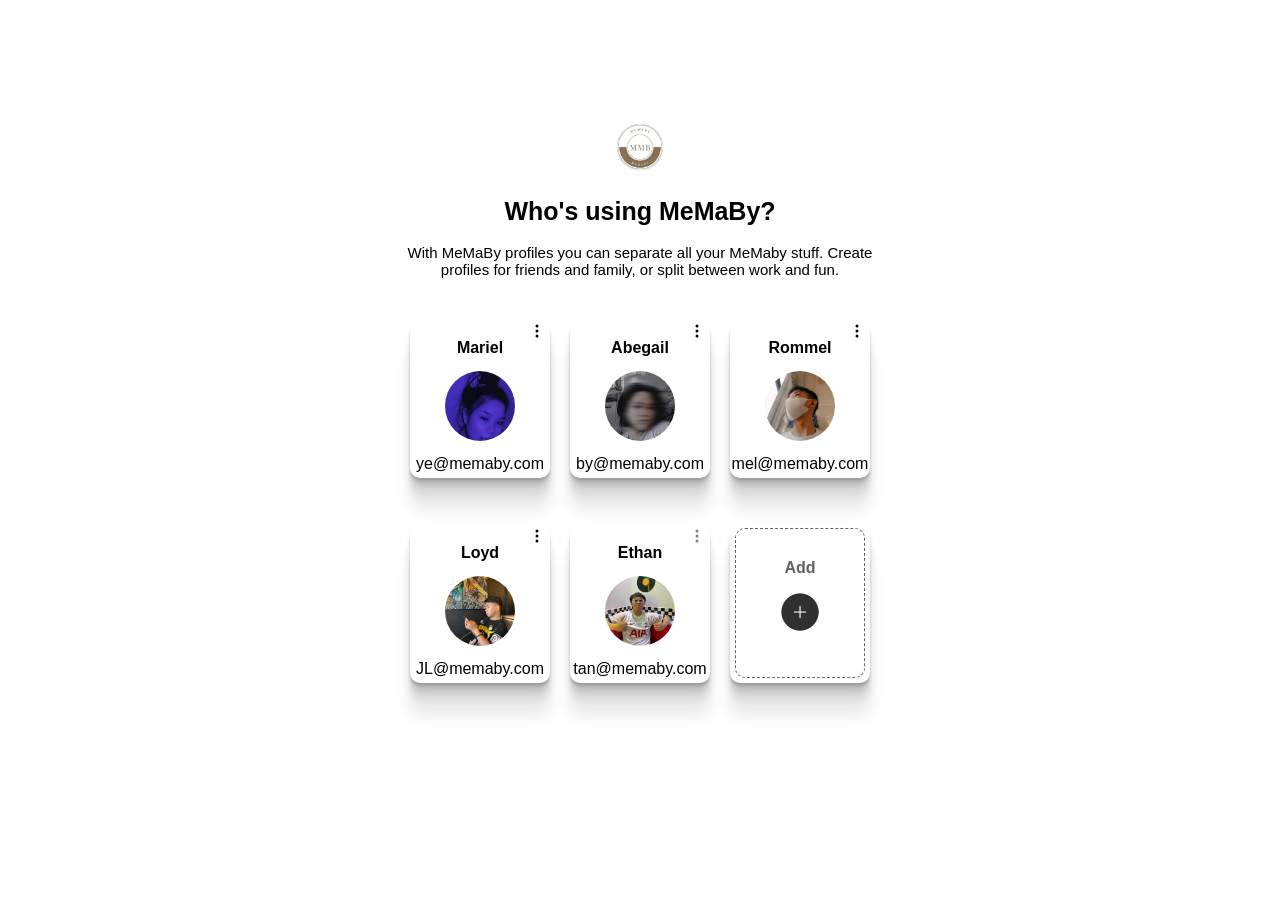
<file: index.html>
<!DOCTYPE html>
<html lang="en">
<head>
    <meta charset="UTF-8">
    <meta name="viewport" content="width=device-width, initial-scale=1.0">
    <title>www.memaby.com</title>
    <link rel="stylesheet" href="style.css">
</head>
<body>
      <div class="logo-container"> 
</div>
      <div class="text-box">
            <h1>Who's using MeMaBy?</h1> <br>
            <p>With MeMaBy profiles you can separate all your MeMaby stuff. Create<br>
            profiles for friends and family, or split between work and fun.</p>
        </div> 

        <div class="container">
            <a href="mariel-page.html"><div class="left">
                <div class="icon"><svg xmlns="http://www.w3.org/2000/svg" width="16" height="16" fill="#000" class="bi bi-three-dots-vertical" viewBox="0 0 16 16">
                    <path d="M9.5 13a1.5 1.5 0 1 1-3 0 1.5 1.5 0 0 1 3 0zm0-5a1.5 1.5 0 1 1-3 0 1.5 1.5 0 0 1 3 0zm0-5a1.5 1.5 0 1 1-3 0 1.5 1.5 0 0 1 3 0z"/>
                  </svg></div>
                  <div class="name-pic-container">
                        <div class="name"><strong>Mariel</strong></div>
                        <div class="pic1"></div>
                        <div class="gmail">ye@memaby.com</div>
                  </div>
            </div></a>
            <a href="abby-page.html"><div class="middle"><div class="icon"><svg xmlns="http://www.w3.org/2000/svg" width="16" height="16" fill="#000" class="bi bi-three-dots-vertical" viewBox="0 0 16 16">
                <path d="M9.5 13a1.5 1.5 0 1 1-3 0 1.5 1.5 0 0 1 3 0zm0-5a1.5 1.5 0 1 1-3 0 1.5 1.5 0 0 1 3 0zm0-5a1.5 1.5 0 1 1-3 0 1.5 1.5 0 0 1 3 0z"/>
              </svg></div>
              <div class="name-pic-container">
                    <div class="name"><strong>Abegail</strong></div>
                    <div class="pic2"></div>
                    <div class="gmail">by@memaby.com</div>
              </div></div></a>
              <a href="rommel-page.html"><div class="right"><div class="icon"><svg xmlns="http://www.w3.org/2000/svg" width="16" height="16" fill="#000" class="bi bi-three-dots-vertical" viewBox="0 0 16 16">
                <path d="M9.5 13a1.5 1.5 0 1 1-3 0 1.5 1.5 0 0 1 3 0zm0-5a1.5 1.5 0 1 1-3 0 1.5 1.5 0 0 1 3 0zm0-5a1.5 1.5 0 1 1-3 0 1.5 1.5 0 0 1 3 0z"/>
              </svg></div> 
              <div class="name-pic-container">
                    <div class="name"><strong>Rommel</strong></div>
                    <div class="pic3"></div>
                    <div class="gmail">mel@memaby.com</div>
              </div></div></a>
        </div>

        <div class="container1">
            <a href="jhonloyd-page.html"><div class="left1">
                <div class="icon1"><svg xmlns="http://www.w3.org/2000/svg" width="16" height="16" fill="#000" class="bi bi-three-dots-vertical" viewBox="0 0 16 16">
                    <path d="M9.5 13a1.5 1.5 0 1 1-3 0 1.5 1.5 0 0 1 3 0zm0-5a1.5 1.5 0 1 1-3 0 1.5 1.5 0 0 1 3 0zm0-5a1.5 1.5 0 1 1-3 0 1.5 1.5 0 0 1 3 0z"/>
                  </svg></div>
                  <div class="name-pic-container1">
                        <div class="name"><strong>Loyd</strong></div>
                        <div class="pic4"></div>
                        <div class="gmail">JL@memaby.com</div>
                  </div>
            </div></a>
            <a href="ethan-page.html"><div class="middle1"><div class="icon1"><svg xmlns="http://www.w3.org/2000/svg" width="16" height="16" fill="gray" class="bi bi-three-dots-vertical" viewBox="0 0 16 16">
                <path d="M9.5 13a1.5 1.5 0 1 1-3 0 1.5 1.5 0 0 1 3 0zm0-5a1.5 1.5 0 1 1-3 0 1.5 1.5 0 0 1 3 0zm0-5a1.5 1.5 0 1 1-3 0 1.5 1.5 0 0 1 3 0z"/>
              </svg></div>
              <div class="name-pic-container1">
                    <div class="name"><strong>Ethan</strong></div>
                    <div class="pic5"></div>
                    <div class="gmail">tan@memaby.com</div>
              </div></div></a>
              <div class="right1">
                <div class="name-pic-container2">
                      <div class="name"><strong>Add</strong></div>
                      <div class="pic6"></div>
                      <div class="gmail"></div>
                </div></div>
        </div>




</body>
</html>
</file>
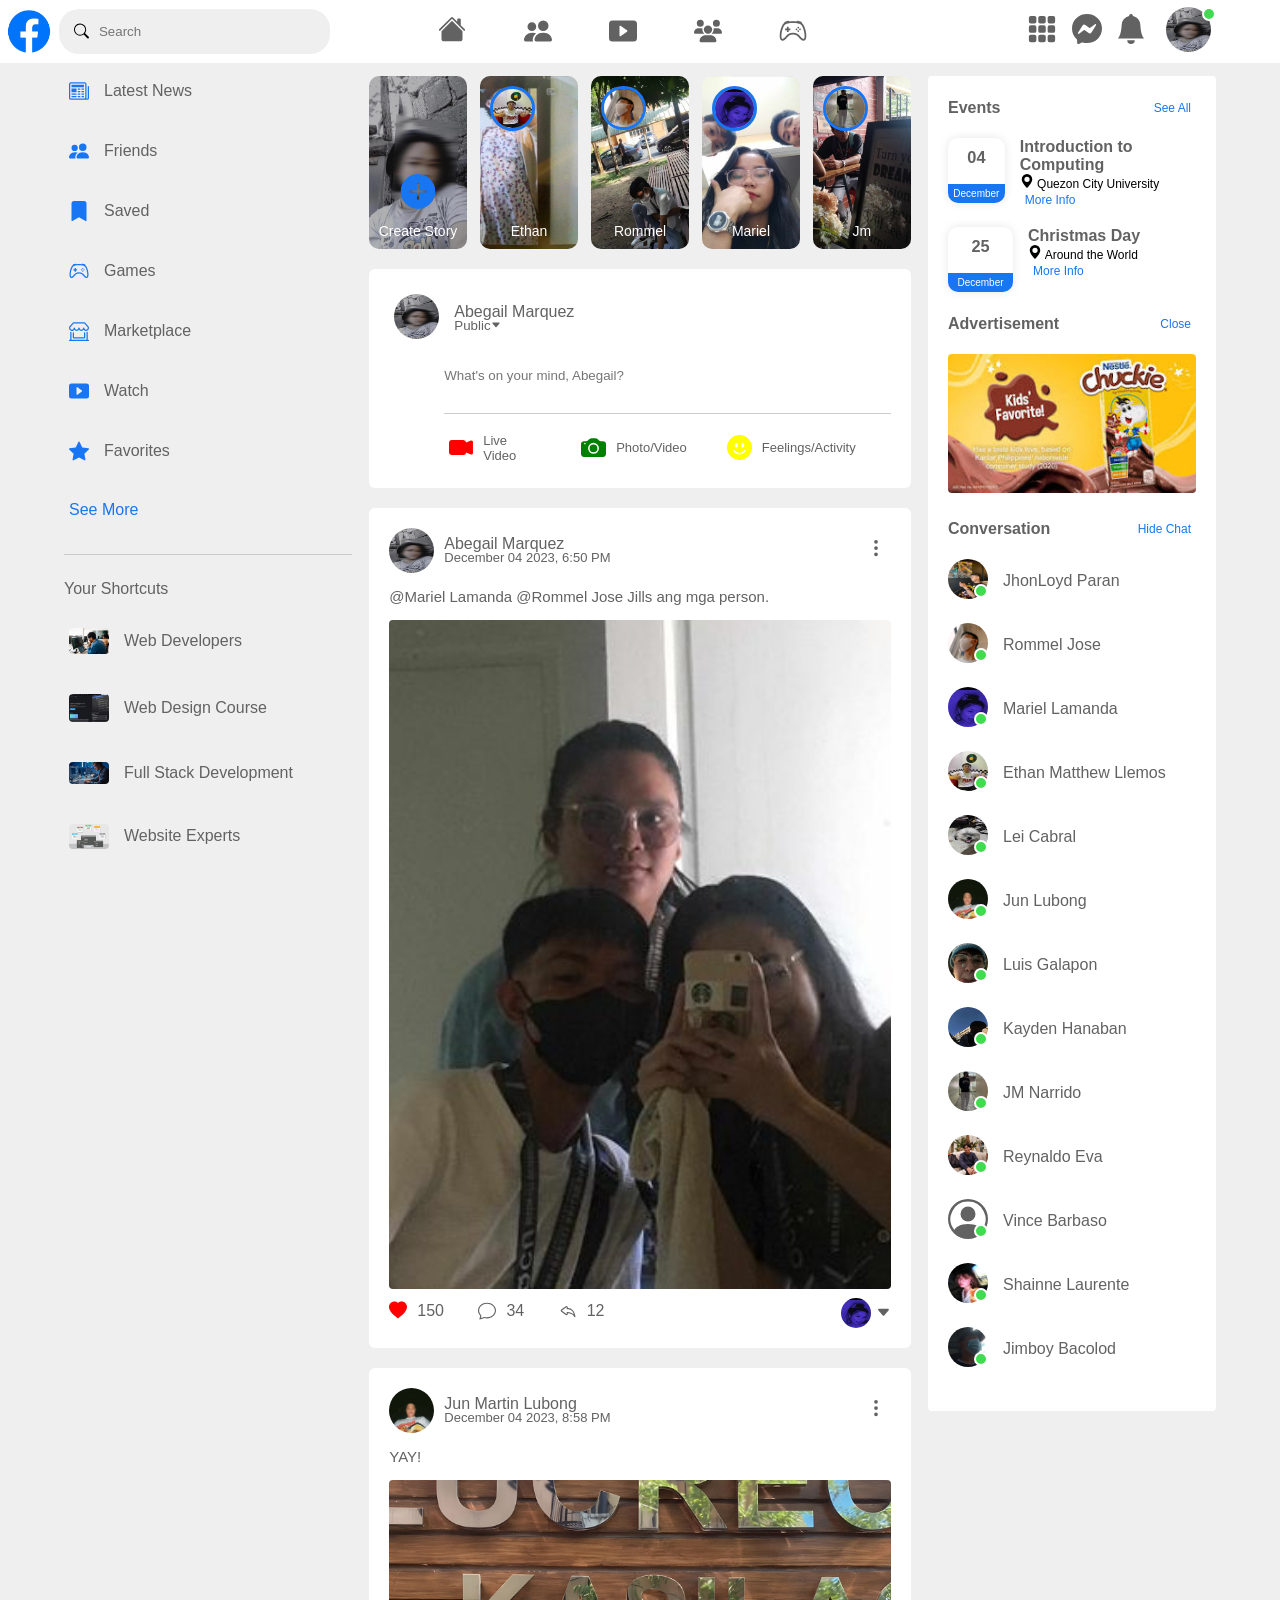
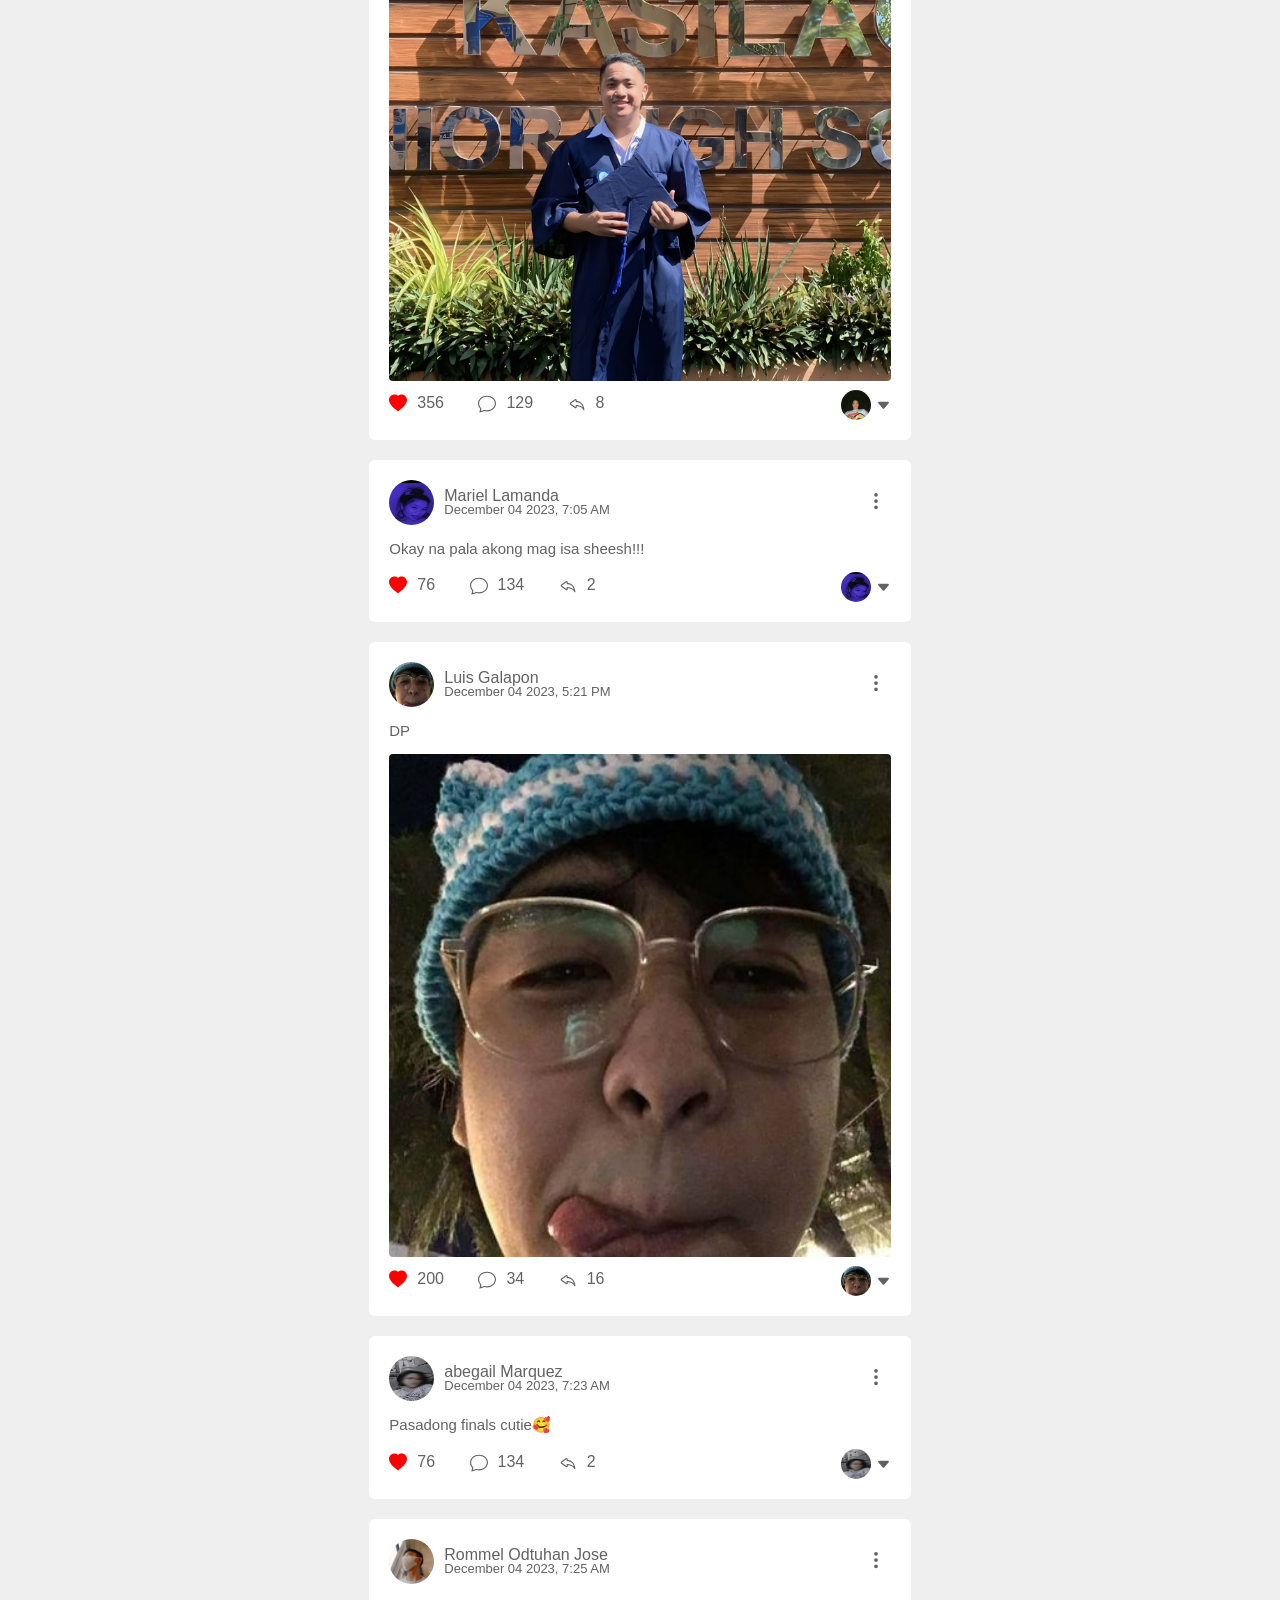
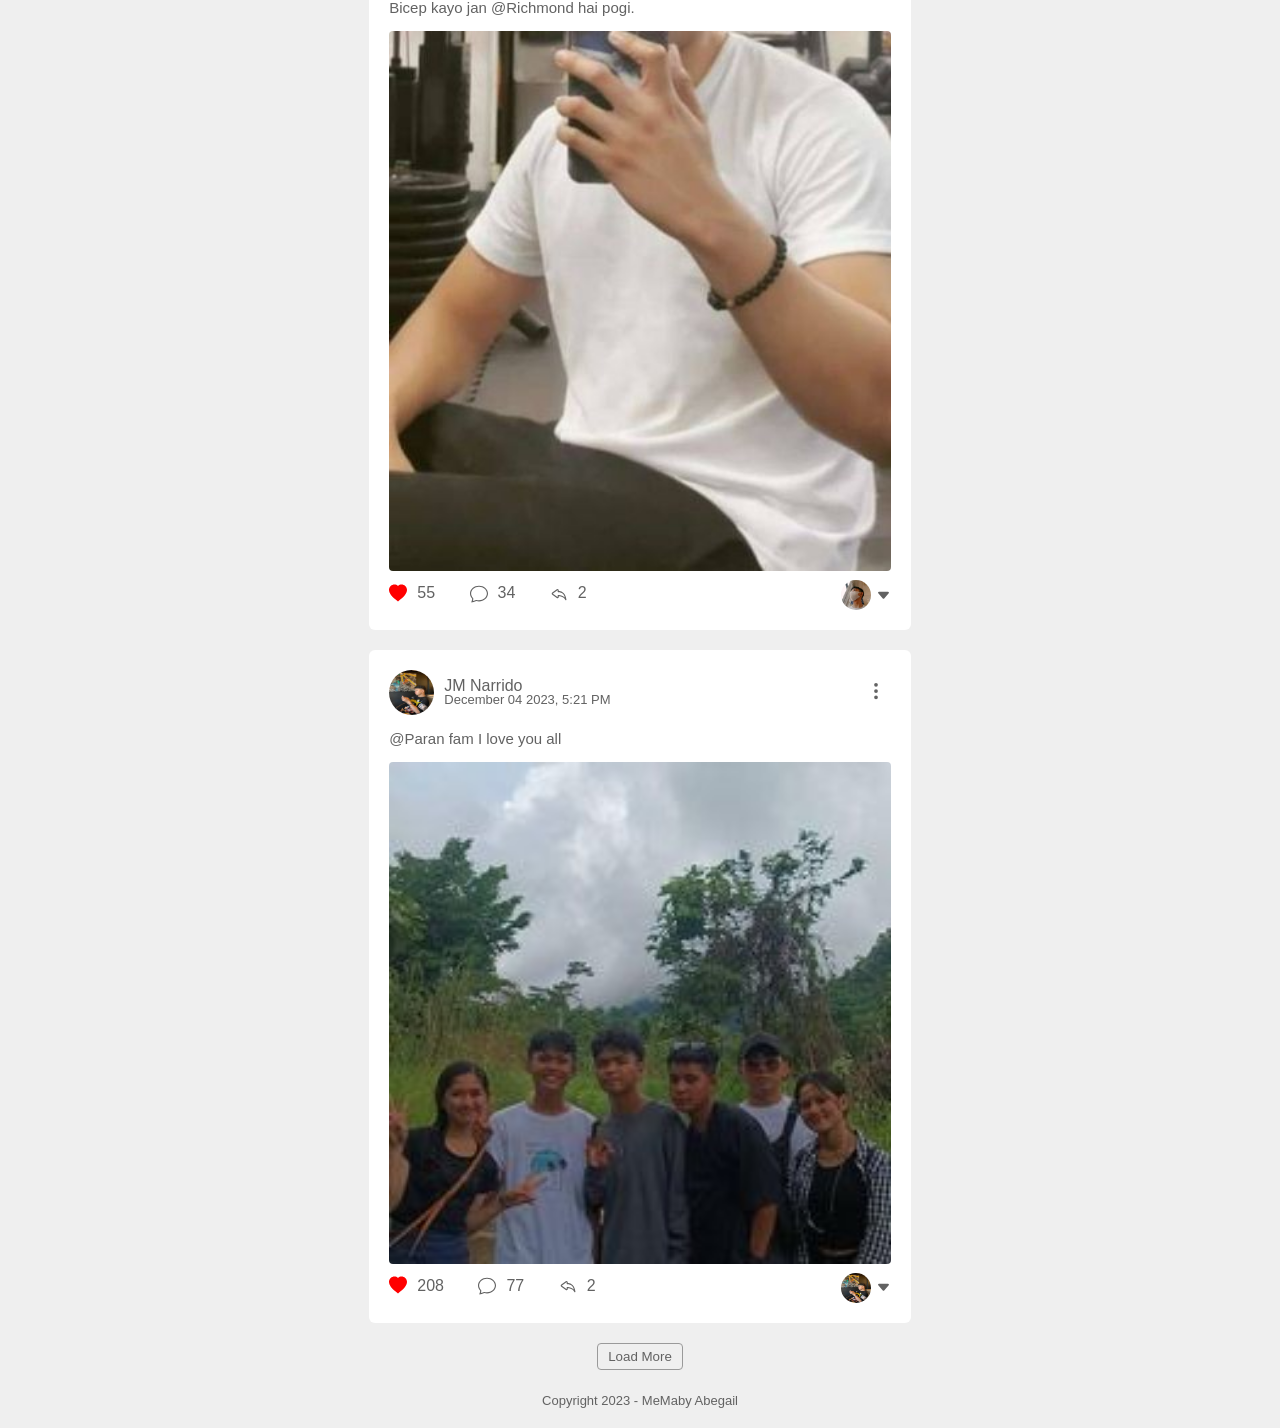
<file: abby-page.html>
<!DOCTYPE html>
<html lang="en">
<head>
    <meta charset="UTF-8">
    <meta name="viewport" content="width=device-width, initial-scale=1.0">
    <title>Abegail</title>
    <link rel="stylesheet" href="mariel-page.css">
</head>
<body>

    <nav>

      <div class="nav-left">
        <img src="Facebook-logo-600x319-removebg-preview.png" class="logo">
        <div class="search-box">
          <svg xmlns="http://www.w3.org/2000/svg" width="16" height="16" fill="currentColor" class="bi bi-search" viewBox="0 0 16 16">
            <path d="M11.742 10.344a6.5 6.5 0 1 0-1.397 1.398h-.001c.03.04.062.078.098.115l3.85 3.85a1 1 0 0 0 1.415-1.414l-3.85-3.85a1.007 1.007 0 0 0-.115-.1zM12 6.5a5.5 5.5 0 1 1-11 0 5.5 5.5 0 0 1 11 0z"/>
          </svg>
          <input type="text" placeholder="Search">
        </div>
      </div>

      <div class="nav-center">
      
        <a href="index.html"><svg xmlns="http://www.w3.org/2000/svg" width="30" height="30" fill="#626262" class="bi bi-house-fill" viewBox="0 0 16 16">
            <path d="M8.707 1.5a1 1 0 0 0-1.414 0L.646 8.146a.5.5 0 0 0 .708.708L8 2.207l6.646 6.647a.5.5 0 0 0 .708-.708L13 5.793V2.5a.5.5 0 0 0-.5-.5h-1a.5.5 0 0 0-.5.5v1.293L8.707 1.5Z"/>
            <path d="m8 3.293 6 6V13.5a1.5 1.5 0 0 1-1.5 1.5h-9A1.5 1.5 0 0 1 2 13.5V9.293l6-6Z"/>
          </svg></a>
        <svg xmlns="http://www.w3.org/2000/svg" width="30" height="30" fill="#626262" class="bi bi-people-fill" viewBox="0 0 16 16">
            <path d="M7 14s-1 0-1-1 1-4 5-4 5 3 5 4-1 1-1 1H7Zm4-6a3 3 0 1 0 0-6 3 3 0 0 0 0 6Zm-5.784 6A2.238 2.238 0 0 1 5 13c0-1.355.68-2.75 1.936-3.72A6.325 6.325 0 0 0 5 9c-4 0-5 3-5 4s1 1 1 1h4.216ZM4.5 8a2.5 2.5 0 1 0 0-5 2.5 2.5 0 0 0 0 5Z"/>
          </svg>
          <svg xmlns="http://www.w3.org/2000/svg" width="30" height="30" fill="#626262" class="bi bi-play-btn-fill" viewBox="0 0 16 16">
            <path d="M0 12V4a2 2 0 0 1 2-2h12a2 2 0 0 1 2 2v8a2 2 0 0 1-2 2H2a2 2 0 0 1-2-2zm6.79-6.907A.5.5 0 0 0 6 5.5v5a.5.5 0 0 0 .79.407l3.5-2.5a.5.5 0 0 0 0-.814l-3.5-2.5z"/>
          </svg>
        <svg xmlns="http://www.w3.org/2000/svg" height="30" width="30" fill="#626262" backgroud-color: white; viewBox="0 0 640 512">
            <path d="M144 0a80 80 0 1 1 0 160A80 80 0 1 1 144 0zM512 0a80 80 0 1 1 0 160A80 80 0 1 1 512 0zM0 298.7C0 239.8 47.8 192 106.7 192h42.7c15.9 0 31 3.5 44.6 9.7c-1.3 7.2-1.9 14.7-1.9 22.3c0 38.2 16.8 72.5 43.3 96c-.2 0-.4 0-.7 0H21.3C9.6 320 0 310.4 0 298.7zM405.3 320c-.2 0-.4 0-.7 0c26.6-23.5 43.3-57.8 43.3-96c0-7.6-.7-15-1.9-22.3c13.6-6.3 28.7-9.7 44.6-9.7h42.7C592.2 192 640 239.8 640 298.7c0 11.8-9.6 21.3-21.3 21.3H405.3zM224 224a96 96 0 1 1 192 0 96 96 0 1 1 -192 0zM128 485.3C128 411.7 187.7 352 261.3 352H378.7C452.3 352 512 411.7 512 485.3c0 14.7-11.9 26.7-26.7 26.7H154.7c-14.7 0-26.7-11.9-26.7-26.7z"/>
          </svg>
        <svg xmlns="http://www.w3.org/2000/svg" width="30" height="30" fill="#626262" class="bi bi-controller" viewBox="0 0 16 16">
            <path d="M11.5 6.027a.5.5 0 1 1-1 0 .5.5 0 0 1 1 0zm-1.5 1.5a.5.5 0 1 0 0-1 .5.5 0 0 0 0 1zm2.5-.5a.5.5 0 1 1-1 0 .5.5 0 0 1 1 0zm-1.5 1.5a.5.5 0 1 0 0-1 .5.5 0 0 0 0 1zm-6.5-3h1v1h1v1h-1v1h-1v-1h-1v-1h1v-1z"/>
            <path d="M3.051 3.26a.5.5 0 0 1 .354-.613l1.932-.518a.5.5 0 0 1 .62.39c.655-.079 1.35-.117 2.043-.117.72 0 1.443.041 2.12.126a.5.5 0 0 1 .622-.399l1.932.518a.5.5 0 0 1 .306.729c.14.09.266.19.373.297.408.408.78 1.05 1.095 1.772.32.733.599 1.591.805 2.466.206.875.34 1.78.364 2.606.024.816-.059 1.602-.328 2.21a1.42 1.42 0 0 1-1.445.83c-.636-.067-1.115-.394-1.513-.773-.245-.232-.496-.526-.739-.808-.126-.148-.25-.292-.368-.423-.728-.804-1.597-1.527-3.224-1.527-1.627 0-2.496.723-3.224 1.527-.119.131-.242.275-.368.423-.243.282-.494.575-.739.808-.398.38-.877.706-1.513.773a1.42 1.42 0 0 1-1.445-.83c-.27-.608-.352-1.395-.329-2.21.024-.826.16-1.73.365-2.606.206-.875.486-1.733.805-2.466.315-.722.687-1.364 1.094-1.772a2.34 2.34 0 0 1 .433-.335.504.504 0 0 1-.028-.079zm2.036.412c-.877.185-1.469.443-1.733.708-.276.276-.587.783-.885 1.465a13.748 13.748 0 0 0-.748 2.295 12.351 12.351 0 0 0-.339 2.406c-.022.755.062 1.368.243 1.776a.42.42 0 0 0 .426.24c.327-.034.61-.199.929-.502.212-.202.4-.423.615-.674.133-.156.276-.323.44-.504C4.861 9.969 5.978 9.027 8 9.027s3.139.942 3.965 1.855c.164.181.307.348.44.504.214.251.403.472.615.674.318.303.601.468.929.503a.42.42 0 0 0 .426-.241c.18-.408.265-1.02.243-1.776a12.354 12.354 0 0 0-.339-2.406 13.753 13.753 0 0 0-.748-2.295c-.298-.682-.61-1.19-.885-1.465-.264-.265-.856-.523-1.733-.708-.85-.179-1.877-.27-2.913-.27-1.036 0-2.063.091-2.913.27z"/>
          </svg>
    
     </div>


        <div class="nav-right">
          <ul>
           <li><svg xmlns="http://www.w3.org/2000/svg" width="30" height="30" fill="#626262" class="bi bi-grid-3x3-gap-fill" viewBox="0 0 16 16">
                <path d="M1 2a1 1 0 0 1 1-1h2a1 1 0 0 1 1 1v2a1 1 0 0 1-1 1H2a1 1 0 0 1-1-1zm5 0a1 1 0 0 1 1-1h2a1 1 0 0 1 1 1v2a1 1 0 0 1-1 1H7a1 1 0 0 1-1-1zm5 0a1 1 0 0 1 1-1h2a1 1 0 0 1 1 1v2a1 1 0 0 1-1 1h-2a1 1 0 0 1-1-1zM1 7a1 1 0 0 1 1-1h2a1 1 0 0 1 1 1v2a1 1 0 0 1-1 1H2a1 1 0 0 1-1-1zm5 0a1 1 0 0 1 1-1h2a1 1 0 0 1 1 1v2a1 1 0 0 1-1 1H7a1 1 0 0 1-1-1zm5 0a1 1 0 0 1 1-1h2a1 1 0 0 1 1 1v2a1 1 0 0 1-1 1h-2a1 1 0 0 1-1-1zM1 12a1 1 0 0 1 1-1h2a1 1 0 0 1 1 1v2a1 1 0 0 1-1 1H2a1 1 0 0 1-1-1zm5 0a1 1 0 0 1 1-1h2a1 1 0 0 1 1 1v2a1 1 0 0 1-1 1H7a1 1 0 0 1-1-1zm5 0a1 1 0 0 1 1-1h2a1 1 0 0 1 1 1v2a1 1 0 0 1-1 1h-2a1 1 0 0 1-1-1z"/>
              </svg></li>
              <li><svg xmlns="http://www.w3.org/2000/svg" width="30" height="30" fill="#626262" class="bi bi-messenger" viewBox="0 0 16 16">
                <path d="M0 7.76C0 3.301 3.493 0 8 0s8 3.301 8 7.76-3.493 7.76-8 7.76c-.81 0-1.586-.107-2.316-.307a.639.639 0 0 0-.427.03l-1.588.702a.64.64 0 0 1-.898-.566l-.044-1.423a.639.639 0 0 0-.215-.456C.956 12.108 0 10.092 0 7.76m5.546-1.459-2.35 3.728c-.225.358.214.761.551.506l2.525-1.916a.48.48 0 0 1 .578-.002l1.869 1.402a1.2 1.2 0 0 0 1.735-.32l2.35-3.728c.226-.358-.214-.761-.551-.506L9.728 7.381a.48.48 0 0 1-.578.002L7.281 5.98a1.2 1.2 0 0 0-1.735.32z"/>
              </svg></li>
             <li><svg xmlns="http://www.w3.org/2000/svg" width="30" height="30" fill="#626262" class="bi bi-bell-fill" viewBox="0 0 16 16">
                <path d="M8 16a2 2 0 0 0 2-2H6a2 2 0 0 0 2 2m.995-14.901a1 1 0 1 0-1.99 0A5.002 5.002 0 0 0 3 6c0 1.098-.5 6-2 7h14c-1.5-1-2-5.902-2-7 0-2.42-1.72-4.44-4.005-4.901z"/>
              </svg></li>
          </ul>
          </div>
          <div class="nav-user-icon online" onclick="settingsMenuToggle()">
            <img src="abby.jpg">
          </div>

           <!----settings-menu drop down----->
        <div class="settings-menu">

          <div id="dark-btn" class=".dark-btn-on">
              <span></span>
          </div>

          <div class="settings-menu-inner">
            <div class="user-profile">
              <img src="abby.jpg" style="width: 45px; height: 45px;">
              <div>
                <p>Abegail Marquez</p>
                <a href="#">See your profile</a>
              </div>
           </div></a>
              <hr>
              <div class="user-profile1">
                <svg xmlns="http://www.w3.org/2000/svg" width="35" height="35" fill="currentColor" class="bi bi-chat-left-text-fill" viewBox="0 0 16 16">
                  <path d="M0 2a2 2 0 0 1 2-2h12a2 2 0 0 1 2 2v8a2 2 0 0 1-2 2H4.414a1 1 0 0 0-.707.293L.854 15.146A.5.5 0 0 1 0 14.793zm3.5 1a.5.5 0 0 0 0 1h9a.5.5 0 0 0 0-1zm0 2.5a.5.5 0 0 0 0 1h9a.5.5 0 0 0 0-1zm0 2.5a.5.5 0 0 0 0 1h5a.5.5 0 0 0 0-1z"/>
                </svg>
                <div>
                  <p>Give Feedback</p>
                  <a href="#">Help us to improve the new design</a>
                </div>
            </div>
            <hr>

            <div class="settings-links">
              <svg xmlns="http://www.w3.org/2000/svg" width="25" height="25" fill="currentColor" class="bi bi-gear-fill" viewBox="0 0 16 16">
                <path d="M9.405 1.05c-.413-1.4-2.397-1.4-2.81 0l-.1.34a1.464 1.464 0 0 1-2.105.872l-.31-.17c-1.283-.698-2.686.705-1.987 1.987l.169.311c.446.82.023 1.841-.872 2.105l-.34.1c-1.4.413-1.4 2.397 0 2.81l.34.1a1.464 1.464 0 0 1 .872 2.105l-.17.31c-.698 1.283.705 2.686 1.987 1.987l.311-.169a1.464 1.464 0 0 1 2.105.872l.1.34c.413 1.4 2.397 1.4 2.81 0l.1-.34a1.464 1.464 0 0 1 2.105-.872l.31.17c1.283.698 2.686-.705 1.987-1.987l-.169-.311a1.464 1.464 0 0 1 .872-2.105l.34-.1c1.4-.413 1.4-2.397 0-2.81l-.34-.1a1.464 1.464 0 0 1-.872-2.105l.17-.31c.698-1.283-.705-2.686-1.987-1.987l-.311.169a1.464 1.464 0 0 1-2.105-.872l-.1-.34zM8 10.93a2.929 2.929 0 1 1 0-5.86 2.929 2.929 0 0 1 0 5.858z"/>
              </svg>
              <a href="#">Setting and Privacy<svg xmlns="http://www.w3.org/2000/svg" width="15" height="15" fill="currentColor" class="bi bi-chevron-right" viewBox="0 0 16 16">
                <path fill-rule="evenodd" d="M4.646 1.646a.5.5 0 0 1 .708 0l6 6a.5.5 0 0 1 0 .708l-6 6a.5.5 0 0 1-.708-.708L10.293 8 4.646 2.354a.5.5 0 0 1 0-.708z"/>
              </svg></a> 
            </div>
            <div class="settings-links">
              <svg xmlns="http://www.w3.org/2000/svg" width="25" height="25" fill="currentColor" class="bi bi-question-circle-fill" viewBox="0 0 16 16">
                <path d="M16 8A8 8 0 1 1 0 8a8 8 0 0 1 16 0M5.496 6.033h.825c.138 0 .248-.113.266-.25.09-.656.54-1.134 1.342-1.134.686 0 1.314.343 1.314 1.168 0 .635-.374.927-.965 1.371-.673.489-1.206 1.06-1.168 1.987l.003.217a.25.25 0 0 0 .25.246h.811a.25.25 0 0 0 .25-.25v-.105c0-.718.273-.927 1.01-1.486.609-.463 1.244-.977 1.244-2.056 0-1.511-1.276-2.241-2.673-2.241-1.267 0-2.655.59-2.75 2.286a.237.237 0 0 0 .241.247zm2.325 6.443c.61 0 1.029-.394 1.029-.927 0-.552-.42-.94-1.029-.94-.584 0-1.009.388-1.009.94 0 .533.425.927 1.01.927z"/>
              </svg>
              <a href="#">Help and Support<svg xmlns="http://www.w3.org/2000/svg" width="15px" height="15px" fill="currentColor" class="bi bi-chevron-right" viewBox="0 0 16 16">
                <path fill-rule="evenodd" d="M4.646 1.646a.5.5 0 0 1 .708 0l6 6a.5.5 0 0 1 0 .708l-6 6a.5.5 0 0 1-.708-.708L10.293 8 4.646 2.354a.5.5 0 0 1 0-.708z"/>
              </svg></a>
            </div>
            <div class="settings-links">
              <svg xmlns="http://www.w3.org/2000/svg" width="25" height="25" fill="currentColor" class="bi bi-moon-fill" viewBox="0 0 16 16">
                <path d="M6 .278a.768.768 0 0 1 .08.858 7.208 7.208 0 0 0-.878 3.46c0 4.021 3.278 7.277 7.318 7.277.527 0 1.04-.055 1.533-.16a.787.787 0 0 1 .81.316.733.733 0 0 1-.031.893A8.349 8.349 0 0 1 8.344 16C3.734 16 0 12.286 0 7.71 0 4.266 2.114 1.312 5.124.06A.752.752 0 0 1 6 .278"/>
              </svg>
              <a href="#">Display and Accessibility<svg xmlns="http://www.w3.org/2000/svg" width="15px" height="15px" fill="currentColor" class="bi bi-chevron-right" viewBox="0 0 16 16">
                <path fill-rule="evenodd" d="M4.646 1.646a.5.5 0 0 1 .708 0l6 6a.5.5 0 0 1 0 .708l-6 6a.5.5 0 0 1-.708-.708L10.293 8 4.646 2.354a.5.5 0 0 1 0-.708z"/>
              </svg></a>
            </div>
            <div class="settings-links">
              <svg xmlns="http://www.w3.org/2000/svg" width="25" height="25" fill="currentColor" class="bi bi-box-arrow-right" viewBox="0 0 16 16">
                <path fill-rule="evenodd" d="M10 12.5a.5.5 0 0 1-.5.5h-8a.5.5 0 0 1-.5-.5v-9a.5.5 0 0 1 .5-.5h8a.5.5 0 0 1 .5.5v2a.5.5 0 0 0 1 0v-2A1.5 1.5 0 0 0 9.5 2h-8A1.5 1.5 0 0 0 0 3.5v9A1.5 1.5 0 0 0 1.5 14h8a1.5 1.5 0 0 0 1.5-1.5v-2a.5.5 0 0 0-1 0z"/>
                <path fill-rule="evenodd" d="M15.854 8.354a.5.5 0 0 0 0-.708l-3-3a.5.5 0 0 0-.708.708L14.293 7.5H5.5a.5.5 0 0 0 0 1h8.793l-2.147 2.146a.5.5 0 0 0 .708.708l3-3z"/>
              </svg>
              <a href="#">Log Out<svg xmlns="http://www.w3.org/2000/svg" width="25px" height="25px" fill="currentColor" class="bi bi-chevron-right" viewBox="0 0 16 16">
                <path fill-rule="evenodd" d="M4.646 1.646a.5.5 0 0 1 .708 0l6 6a.5.5 0 0 1 0 .708l-6 6a.5.5 0 0 1-.708-.708L10.293 8 4.646 2.354a.5.5 0 0 1 0-.708z"/>
              </svg></a>
            </div>

          </div>
        </div>
    </nav>

    <div class="container">

      <!----left-sidebar----->
      <div class="left-sidebar">
        <div class="imp-links">
          <a href="#"><svg xmlns="http://www.w3.org/2000/svg" width="20" height="20" fill="currentColor" class="bi bi-newspaper" viewBox="0 0 16 16">
            <path d="M0 2.5A1.5 1.5 0 0 1 1.5 1h11A1.5 1.5 0 0 1 14 2.5v10.528c0 .3-.05.654-.238.972h.738a.5.5 0 0 0 .5-.5v-9a.5.5 0 0 1 1 0v9a1.5 1.5 0 0 1-1.5 1.5H1.497A1.497 1.497 0 0 1 0 13.5v-11zM12 14c.37 0 .654-.211.853-.441.092-.106.147-.279.147-.531V2.5a.5.5 0 0 0-.5-.5h-11a.5.5 0 0 0-.5.5v11c0 .278.223.5.497.5H12z"/>
            <path d="M2 3h10v2H2V3zm0 3h4v3H2V6zm0 4h4v1H2v-1zm0 2h4v1H2v-1zm5-6h2v1H7V6zm3 0h2v1h-2V6zM7 8h2v1H7V8zm3 0h2v1h-2V8zm-3 2h2v1H7v-1zm3 0h2v1h-2v-1zm-3 2h2v1H7v-1zm3 0h2v1h-2v-1z"/>
          </svg> Latest News</a>
          <a href="#"><svg xmlns="http://www.w3.org/2000/svg" width="20" height="20" fill="currentColor" class="bi bi-people-fill" viewBox="0 0 16 16">
            <path d="M7 14s-1 0-1-1 1-4 5-4 5 3 5 4-1 1-1 1H7Zm4-6a3 3 0 1 0 0-6 3 3 0 0 0 0 6Zm-5.784 6A2.238 2.238 0 0 1 5 13c0-1.355.68-2.75 1.936-3.72A6.325 6.325 0 0 0 5 9c-4 0-5 3-5 4s1 1 1 1h4.216ZM4.5 8a2.5 2.5 0 1 0 0-5 2.5 2.5 0 0 0 0 5Z"/>
          </svg> Friends</a>
          <a href="#"><svg xmlns="http://www.w3.org/2000/svg" width="20" height="20" fill="currentColor" class="bi bi-bookmark-fill" viewBox="0 0 16 16">
            <path d="M2 2v13.5a.5.5 0 0 0 .74.439L8 13.069l5.26 2.87A.5.5 0 0 0 14 15.5V2a2 2 0 0 0-2-2H4a2 2 0 0 0-2 2z"/>
          </svg> Saved</a>
          <a href="#"><svg xmlns="http://www.w3.org/2000/svg" width="20" height="20" fill="currentColor" class="bi bi-controller" viewBox="0 0 16 16">
            <path d="M11.5 6.027a.5.5 0 1 1-1 0 .5.5 0 0 1 1 0zm-1.5 1.5a.5.5 0 1 0 0-1 .5.5 0 0 0 0 1zm2.5-.5a.5.5 0 1 1-1 0 .5.5 0 0 1 1 0zm-1.5 1.5a.5.5 0 1 0 0-1 .5.5 0 0 0 0 1zm-6.5-3h1v1h1v1h-1v1h-1v-1h-1v-1h1v-1z"/>
            <path d="M3.051 3.26a.5.5 0 0 1 .354-.613l1.932-.518a.5.5 0 0 1 .62.39c.655-.079 1.35-.117 2.043-.117.72 0 1.443.041 2.12.126a.5.5 0 0 1 .622-.399l1.932.518a.5.5 0 0 1 .306.729c.14.09.266.19.373.297.408.408.78 1.05 1.095 1.772.32.733.599 1.591.805 2.466.206.875.34 1.78.364 2.606.024.816-.059 1.602-.328 2.21a1.42 1.42 0 0 1-1.445.83c-.636-.067-1.115-.394-1.513-.773-.245-.232-.496-.526-.739-.808-.126-.148-.25-.292-.368-.423-.728-.804-1.597-1.527-3.224-1.527-1.627 0-2.496.723-3.224 1.527-.119.131-.242.275-.368.423-.243.282-.494.575-.739.808-.398.38-.877.706-1.513.773a1.42 1.42 0 0 1-1.445-.83c-.27-.608-.352-1.395-.329-2.21.024-.826.16-1.73.365-2.606.206-.875.486-1.733.805-2.466.315-.722.687-1.364 1.094-1.772a2.34 2.34 0 0 1 .433-.335.504.504 0 0 1-.028-.079zm2.036.412c-.877.185-1.469.443-1.733.708-.276.276-.587.783-.885 1.465a13.748 13.748 0 0 0-.748 2.295 12.351 12.351 0 0 0-.339 2.406c-.022.755.062 1.368.243 1.776a.42.42 0 0 0 .426.24c.327-.034.61-.199.929-.502.212-.202.4-.423.615-.674.133-.156.276-.323.44-.504C4.861 9.969 5.978 9.027 8 9.027s3.139.942 3.965 1.855c.164.181.307.348.44.504.214.251.403.472.615.674.318.303.601.468.929.503a.42.42 0 0 0 .426-.241c.18-.408.265-1.02.243-1.776a12.354 12.354 0 0 0-.339-2.406 13.753 13.753 0 0 0-.748-2.295c-.298-.682-.61-1.19-.885-1.465-.264-.265-.856-.523-1.733-.708-.85-.179-1.877-.27-2.913-.27-1.036 0-2.063.091-2.913.27z"/>
          </svg> Games</a>
          <a href="#"><svg xmlns="http://www.w3.org/2000/svg" width="20" height="20" fill="currentColor" class="bi bi-shop-window" viewBox="0 0 16 16">
            <path d="M2.97 1.35A1 1 0 0 1 3.73 1h8.54a1 1 0 0 1 .76.35l2.609 3.044A1.5 1.5 0 0 1 16 5.37v.255a2.375 2.375 0 0 1-4.25 1.458A2.371 2.371 0 0 1 9.875 8 2.37 2.37 0 0 1 8 7.083 2.37 2.37 0 0 1 6.125 8a2.37 2.37 0 0 1-1.875-.917A2.375 2.375 0 0 1 0 5.625V5.37a1.5 1.5 0 0 1 .361-.976l2.61-3.045zm1.78 4.275a1.375 1.375 0 0 0 2.75 0 .5.5 0 0 1 1 0 1.375 1.375 0 0 0 2.75 0 .5.5 0 0 1 1 0 1.375 1.375 0 1 0 2.75 0V5.37a.5.5 0 0 0-.12-.325L12.27 2H3.73L1.12 5.045A.5.5 0 0 0 1 5.37v.255a1.375 1.375 0 0 0 2.75 0 .5.5 0 0 1 1 0zM1.5 8.5A.5.5 0 0 1 2 9v6h12V9a.5.5 0 0 1 1 0v6h.5a.5.5 0 0 1 0 1H.5a.5.5 0 0 1 0-1H1V9a.5.5 0 0 1 .5-.5zm2 .5a.5.5 0 0 1 .5.5V13h8V9.5a.5.5 0 0 1 1 0V13a1 1 0 0 1-1 1H4a1 1 0 0 1-1-1V9.5a.5.5 0 0 1 .5-.5z"/>
          </svg> Marketplace</a>
          <a href="#"><svg xmlns="http://www.w3.org/2000/svg" width="20" height="20" fill="currentColor" class="bi bi-play-btn-fill" viewBox="0 0 16 16">
            <path d="M0 12V4a2 2 0 0 1 2-2h12a2 2 0 0 1 2 2v8a2 2 0 0 1-2 2H2a2 2 0 0 1-2-2zm6.79-6.907A.5.5 0 0 0 6 5.5v5a.5.5 0 0 0 .79.407l3.5-2.5a.5.5 0 0 0 0-.814l-3.5-2.5z"/>
          </svg> Watch</a>
          <a href="#"><svg xmlns="http://www.w3.org/2000/svg" width="20" height="20" fill="currentColor" class="bi bi-star-fill" viewBox="0 0 16 16">
            <path d="M3.612 15.443c-.386.198-.824-.149-.746-.592l.83-4.73L.173 6.765c-.329-.314-.158-.888.283-.95l4.898-.696L7.538.792c.197-.39.73-.39.927 0l2.184 4.327 4.898.696c.441.062.612.636.282.95l-3.522 3.356.83 4.73c.078.443-.36.79-.746.592L8 13.187l-4.389 2.256z"/>
          </svg> Favorites</a>
          <a href="#">See More</a>
        </div>
        <div class="shortcut-links">
          <p>Your Shortcuts</p>
          <a href="#"><img src="shortcut1.webp"> Web Developers</a>
          <a href="#"><img src="shortcut2.jpg"> Web Design Course</a>
          <a href="#"><img src="shortcut3.webp"> Full Stack Development</a>
          <a href="#"><img src="shortcut4.png"> Website Experts</a>
        </div>
      </div>
      <!----main-content----->
      <div class="main-content">
        <div class="story-gallery2">
          <div class="story-abby">
            <svg xmlns="http://www.w3.org/2000/svg" width="35" height="35" fill="#1876f2" class="bi bi-plus-circle-fill" viewBox="0 0 16 16">
              <path d="M16 8A8 8 0 1 1 0 8a8 8 0 0 1 16 0zM8.5 4.5a.5.5 0 0 0-1 0v3h-3a.5.5 0 0 0 0 1h3v3a.5.5 0 0 0 1 0v-3h3a.5.5 0 0 0 0-1h-3v-3z"/>
            </svg>
            <p>Create Story</p>
          </div>
          <div class="story story111">
            <img src="tan.jpg" style="width: 45px; height: 45px;">
            <p>Ethan</p>
          </div>
          <div class="story story222">
            <img src="mel.jpg">
            <p>Rommel</p>
          </div>
          <div class="story story333">
            <img src="maye.jpg" style="width: 45px; height: 45px;">
            <p>Mariel</p>
          </div>
          <div class="story story444">
            <img src="jm.jpg" style="width: 45px; height: 45px;">
            <p>Jm</p>
          </div>
        </div> 

        <div class="write-post-container">
          <div class="user-profile2">
            <a href="abby-profile-page.html"> <img src="abby.jpg" style="width: 45px; height: 45px;"></a>
            <div>
              <p>Abegail Marquez</p>
              <small>Public<svg xmlns="http://www.w3.org/2000/svg" width="10" height="10" fill="currentColor" class="bi bi-caret-down-fill" viewBox="0 0 16 16">
                <path d="M7.247 11.14 2.451 5.658C1.885 5.013 2.345 4 3.204 4h9.592a1 1 0 0 1 .753 1.659l-4.796 5.48a1 1 0 0 1-1.506 0z"/>
              </svg></small>
            </div>
          </div>
 
          <div class="post-input-container">
            <textarea rows="3" placeholder="What's on your mind, Abegail?"></textarea>

            <div class="add-post-links">
              <a href="#"><svg xmlns="http://www.w3.org/2000/svg" width="25" height="25" fill="#ff0000" class="bi bi-camera-video-fill" viewBox="0 0 16 16">
                <path fill-rule="evenodd" d="M0 5a2 2 0 0 1 2-2h7.5a2 2 0 0 1 1.983 1.738l3.11-1.382A1 1 0 0 1 16 4.269v7.462a1 1 0 0 1-1.406.913l-3.111-1.382A2 2 0 0 1 9.5 13H2a2 2 0 0 1-2-2V5z"/>
              </svg> Live Video </a>
              <a href="#"><svg xmlns="http://www.w3.org/2000/svg" width="25" height="25" fill="#008000" class="bi bi-camera-fill" viewBox="0 0 16 16">
                <path d="M10.5 8.5a2.5 2.5 0 1 1-5 0 2.5 2.5 0 0 1 5 0z"/>
                <path d="M2 4a2 2 0 0 0-2 2v6a2 2 0 0 0 2 2h12a2 2 0 0 0 2-2V6a2 2 0 0 0-2-2h-1.172a2 2 0 0 1-1.414-.586l-.828-.828A2 2 0 0 0 9.172 2H6.828a2 2 0 0 0-1.414.586l-.828.828A2 2 0 0 1 3.172 4H2zm.5 2a.5.5 0 1 1 0-1 .5.5 0 0 1 0 1zm9 2.5a3.5 3.5 0 1 1-7 0 3.5 3.5 0 0 1 7 0z"/>
              </svg>Photo/Video</a> 
              <a href="#"><svg xmlns="http://www.w3.org/2000/svg" width="25" height="25" fill="#ffff00" class="bi bi-emoji-smile-fill" viewBox="0 0 16 16">
                <path d="M8 16A8 8 0 1 0 8 0a8 8 0 0 0 0 16zM7 6.5C7 7.328 6.552 8 6 8s-1-.672-1-1.5S5.448 5 6 5s1 .672 1 1.5zM4.285 9.567a.5.5 0 0 1 .683.183A3.498 3.498 0 0 0 8 11.5a3.498 3.498 0 0 0 3.032-1.75.5.5 0 1 1 .866.5A4.498 4.498 0 0 1 8 12.5a4.498 4.498 0 0 1-3.898-2.25.5.5 0 0 1 .183-.683zM10 8c-.552 0-1-.672-1-1.5S9.448 5 10 5s1 .672 1 1.5S10.552 8 10 8z"/>
              </svg>Feelings/Activity</a>
            </div>
          </div>
        </div>

            <!----1st post----->
          <div class="post-container">
            <div class="post-row">
              <div class="user-profile">
                <img src="abby.jpg" style="width: 45px; height: 45px;">
                <div>
                  <p>Abegail Marquez</p>
                  <span>December 04 2023, 6:50 PM</span>
                </div>
              </div>
              <a href="#"><svg xmlns="http://www.w3.org/2000/svg" width="20" height="20" fill="currentColor" class="bi bi-three-dots-vertical" viewBox="0 0 16 16">
                <path d="M9.5 13a1.5 1.5 0 1 1-3 0 1.5 1.5 0 0 1 3 0zm0-5a1.5 1.5 0 1 1-3 0 1.5 1.5 0 0 1 3 0zm0-5a1.5 1.5 0 1 1-3 0 1.5 1.5 0 0 1 3 0z"/>
              </svg></a>
            </div>
            
            <p class="post-text"><span>@Mariel Lamanda @Rommel Jose</span> Jills ang mga person.</p>
            <img src="abby3.jpg" class="post-img">

            <div class="post-row">
              <div class="activity-icons">
                <div><svg xmlns="http://www.w3.org/2000/svg" width="25" height="25" fill="ff0000" class="bi bi-heart-fill" viewBox="0 0 16 16">
                  <path fill-rule="evenodd" d="M8 1.314C12.438-3.248 23.534 4.735 8 15-7.534 4.736 3.562-3.248 8 1.314z"/>
                </svg> 150</div>
                  <div><svg xmlns="http://www.w3.org/2000/svg" width="25" height="25" fill="currentColor" class="bi bi-chat" viewBox="0 0 16 16">
                    <path d="M2.678 11.894a1 1 0 0 1 .287.801 10.97 10.97 0 0 1-.398 2c1.395-.323 2.247-.697 2.634-.893a1 1 0 0 1 .71-.074A8.06 8.06 0 0 0 8 14c3.996 0 7-2.807 7-6 0-3.192-3.004-6-7-6S1 4.808 1 8c0 1.468.617 2.83 1.678 3.894zm-.493 3.905a21.682 21.682 0 0 1-.713.129c-.2.032-.352-.176-.273-.362a9.68 9.68 0 0 0 .244-.637l.003-.01c.248-.72.45-1.548.524-2.319C.743 11.37 0 9.76 0 8c0-3.866 3.582-7 8-7s8 3.134 8 7-3.582 7-8 7a9.06 9.06 0 0 1-2.347-.306c-.52.263-1.639.742-3.468 1.105z"/>
                  </svg>34</div>
                  <div><svg xmlns="http://www.w3.org/2000/svg" width="25" height="25" fill="currentColor" class="bi bi-reply" viewBox="0 0 16 16">
                    <path d="M6.598 5.013a.144.144 0 0 1 .202.134V6.3a.5.5 0 0 0 .5.5c.667 0 2.013.005 3.3.822.984.624 1.99 1.76 2.595 3.876-1.02-.983-2.185-1.516-3.205-1.799a8.74 8.74 0 0 0-1.921-.306 7.404 7.404 0 0 0-.798.008h-.013l-.005.001h-.001L7.3 9.9l-.05-.498a.5.5 0 0 0-.45.498v1.153c0 .108-.11.176-.202.134L2.614 8.254a.503.503 0 0 0-.042-.028.147.147 0 0 1 0-.252.499.499 0 0 0 .042-.028l3.984-2.933zM7.8 10.386c.068 0 .143.003.223.006.434.02 1.034.086 1.7.271 1.326.368 2.896 1.202 3.94 3.08a.5.5 0 0 0 .933-.305c-.464-3.71-1.886-5.662-3.46-6.66-1.245-.79-2.527-.942-3.336-.971v-.66a1.144 1.144 0 0 0-1.767-.96l-3.994 2.94a1.147 1.147 0 0 0 0 1.946l3.994 2.94a1.144 1.144 0 0 0 1.767-.96v-.667z"/>
                  </svg>12</div>
              </div>
              <div class="post-profile-icon">
                <img src="maye.jpg" style="width: 30px;" height="30px"><svg xmlns="http://www.w3.org/2000/svg" width="15" height="15" fill="currentColor" class="bi bi-caret-down-fill" viewBox="0 0 16 16">
                  <path d="M7.247 11.14 2.451 5.658C1.885 5.013 2.345 4 3.204 4h9.592a1 1 0 0 1 .753 1.659l-4.796 5.48a1 1 0 0 1-1.506 0z"/>
                </svg>
              </div>
            </div>

          </div>

      <!----2nd post----->
      <div class="post-container">
        <div class="post-row">
          <div class="user-profile">
            <img src="jun.jpg" style="width: 45px; height: 45px;">
            <div>
              <p>Jun Martin Lubong</p>
              <span>December 04 2023, 8:58 PM</span>
            </div>
          </div>
          <a href="#"><svg xmlns="http://www.w3.org/2000/svg" width="20" height="20" fill="currentColor" class="bi bi-three-dots-vertical" viewBox="0 0 16 16">
            <path d="M9.5 13a1.5 1.5 0 1 1-3 0 1.5 1.5 0 0 1 3 0zm0-5a1.5 1.5 0 1 1-3 0 1.5 1.5 0 0 1 3 0zm0-5a1.5 1.5 0 1 1-3 0 1.5 1.5 0 0 1 3 0z"/>
          </svg></a>
        </div>
        
        <p class="post-text">YAY!</p>
        <img src="jun1.jpg" class="post-img">

        <div class="post-row">
          <div class="activity-icons">
            <div><svg xmlns="http://www.w3.org/2000/svg" width="25" height="25" fill="ff0000" class="bi bi-heart-fill" viewBox="0 0 16 16">
              <path fill-rule="evenodd" d="M8 1.314C12.438-3.248 23.534 4.735 8 15-7.534 4.736 3.562-3.248 8 1.314z"/>
            </svg> 356</div>
              <div><svg xmlns="http://www.w3.org/2000/svg" width="25" height="25" fill="currentColor" class="bi bi-chat" viewBox="0 0 16 16">
                <path d="M2.678 11.894a1 1 0 0 1 .287.801 10.97 10.97 0 0 1-.398 2c1.395-.323 2.247-.697 2.634-.893a1 1 0 0 1 .71-.074A8.06 8.06 0 0 0 8 14c3.996 0 7-2.807 7-6 0-3.192-3.004-6-7-6S1 4.808 1 8c0 1.468.617 2.83 1.678 3.894zm-.493 3.905a21.682 21.682 0 0 1-.713.129c-.2.032-.352-.176-.273-.362a9.68 9.68 0 0 0 .244-.637l.003-.01c.248-.72.45-1.548.524-2.319C.743 11.37 0 9.76 0 8c0-3.866 3.582-7 8-7s8 3.134 8 7-3.582 7-8 7a9.06 9.06 0 0 1-2.347-.306c-.52.263-1.639.742-3.468 1.105z"/>
              </svg>129</div>
              <div><svg xmlns="http://www.w3.org/2000/svg" width="25" height="25" fill="currentColor" class="bi bi-reply" viewBox="0 0 16 16">
                <path d="M6.598 5.013a.144.144 0 0 1 .202.134V6.3a.5.5 0 0 0 .5.5c.667 0 2.013.005 3.3.822.984.624 1.99 1.76 2.595 3.876-1.02-.983-2.185-1.516-3.205-1.799a8.74 8.74 0 0 0-1.921-.306 7.404 7.404 0 0 0-.798.008h-.013l-.005.001h-.001L7.3 9.9l-.05-.498a.5.5 0 0 0-.45.498v1.153c0 .108-.11.176-.202.134L2.614 8.254a.503.503 0 0 0-.042-.028.147.147 0 0 1 0-.252.499.499 0 0 0 .042-.028l3.984-2.933zM7.8 10.386c.068 0 .143.003.223.006.434.02 1.034.086 1.7.271 1.326.368 2.896 1.202 3.94 3.08a.5.5 0 0 0 .933-.305c-.464-3.71-1.886-5.662-3.46-6.66-1.245-.79-2.527-.942-3.336-.971v-.66a1.144 1.144 0 0 0-1.767-.96l-3.994 2.94a1.147 1.147 0 0 0 0 1.946l3.994 2.94a1.144 1.144 0 0 0 1.767-.96v-.667z"/>
              </svg>8</div>
          </div>
          <div class="post-profile-icon">
            <img src="jun.jpg" style="width: 30px;" height="30px"><svg xmlns="http://www.w3.org/2000/svg" width="15" height="15" fill="currentColor" class="bi bi-caret-down-fill" viewBox="0 0 16 16">
              <path d="M7.247 11.14 2.451 5.658C1.885 5.013 2.345 4 3.204 4h9.592a1 1 0 0 1 .753 1.659l-4.796 5.48a1 1 0 0 1-1.506 0z"/>
            </svg>
          </div>
        </div>

      </div>

      <!----3rd post----->
      <div class="post-container">
        <div class="post-row">
          <div class="user-profile">
            <img src="maye.jpg" style="width: 45px; height: 45px;">
            <div>
              <p>Mariel Lamanda</p>
              <span>December 04 2023, 7:05 AM</span>
            </div>
          </div>
          <a href="#"><svg xmlns="http://www.w3.org/2000/svg" width="20" height="20" fill="currentColor" class="bi bi-three-dots-vertical" viewBox="0 0 16 16">
            <path d="M9.5 13a1.5 1.5 0 1 1-3 0 1.5 1.5 0 0 1 3 0zm0-5a1.5 1.5 0 1 1-3 0 1.5 1.5 0 0 1 3 0zm0-5a1.5 1.5 0 1 1-3 0 1.5 1.5 0 0 1 3 0z"/>
          </svg></a>
        </div>
        
        <p class="post-text">Okay na pala akong mag isa sheesh!!!</p>

        <div class="post-row">
          <div class="activity-icons">
            <div><svg xmlns="http://www.w3.org/2000/svg" width="25" height="25" fill="ff0000" class="bi bi-heart-fill" viewBox="0 0 16 16">
              <path fill-rule="evenodd" d="M8 1.314C12.438-3.248 23.534 4.735 8 15-7.534 4.736 3.562-3.248 8 1.314z"/>
            </svg> 76</div>
              <div><svg xmlns="http://www.w3.org/2000/svg" width="25" height="25" fill="currentColor" class="bi bi-chat" viewBox="0 0 16 16">
                <path d="M2.678 11.894a1 1 0 0 1 .287.801 10.97 10.97 0 0 1-.398 2c1.395-.323 2.247-.697 2.634-.893a1 1 0 0 1 .71-.074A8.06 8.06 0 0 0 8 14c3.996 0 7-2.807 7-6 0-3.192-3.004-6-7-6S1 4.808 1 8c0 1.468.617 2.83 1.678 3.894zm-.493 3.905a21.682 21.682 0 0 1-.713.129c-.2.032-.352-.176-.273-.362a9.68 9.68 0 0 0 .244-.637l.003-.01c.248-.72.45-1.548.524-2.319C.743 11.37 0 9.76 0 8c0-3.866 3.582-7 8-7s8 3.134 8 7-3.582 7-8 7a9.06 9.06 0 0 1-2.347-.306c-.52.263-1.639.742-3.468 1.105z"/>
              </svg>134</div>
              <div><svg xmlns="http://www.w3.org/2000/svg" width="25" height="25" fill="currentColor" class="bi bi-reply" viewBox="0 0 16 16">
                <path d="M6.598 5.013a.144.144 0 0 1 .202.134V6.3a.5.5 0 0 0 .5.5c.667 0 2.013.005 3.3.822.984.624 1.99 1.76 2.595 3.876-1.02-.983-2.185-1.516-3.205-1.799a8.74 8.74 0 0 0-1.921-.306 7.404 7.404 0 0 0-.798.008h-.013l-.005.001h-.001L7.3 9.9l-.05-.498a.5.5 0 0 0-.45.498v1.153c0 .108-.11.176-.202.134L2.614 8.254a.503.503 0 0 0-.042-.028.147.147 0 0 1 0-.252.499.499 0 0 0 .042-.028l3.984-2.933zM7.8 10.386c.068 0 .143.003.223.006.434.02 1.034.086 1.7.271 1.326.368 2.896 1.202 3.94 3.08a.5.5 0 0 0 .933-.305c-.464-3.71-1.886-5.662-3.46-6.66-1.245-.79-2.527-.942-3.336-.971v-.66a1.144 1.144 0 0 0-1.767-.96l-3.994 2.94a1.147 1.147 0 0 0 0 1.946l3.994 2.94a1.144 1.144 0 0 0 1.767-.96v-.667z"/>
              </svg>2</div>
          </div>
          <div class="post-profile-icon">
            <img src="maye.jpg" style="width: 30px;" height="30px"><svg xmlns="http://www.w3.org/2000/svg" width="15" height="15" fill="currentColor" class="bi bi-caret-down-fill" viewBox="0 0 16 16">
              <path d="M7.247 11.14 2.451 5.658C1.885 5.013 2.345 4 3.204 4h9.592a1 1 0 0 1 .753 1.659l-4.796 5.48a1 1 0 0 1-1.506 0z"/>
            </svg>
          </div>
        </div>

      </div>

      <!----4th post----->
      <div class="post-container">
        <div class="post-row">
          <div class="user-profile">
            <img src="uis.jpg" style="width: 45px; height: 45px;">
            <div>
              <p>Luis Galapon</p>
              <span>December 04 2023, 5:21 PM</span>
            </div>
          </div>
          <a href="#"><svg xmlns="http://www.w3.org/2000/svg" width="20" height="20" fill="currentColor" class="bi bi-three-dots-vertical" viewBox="0 0 16 16">
            <path d="M9.5 13a1.5 1.5 0 1 1-3 0 1.5 1.5 0 0 1 3 0zm0-5a1.5 1.5 0 1 1-3 0 1.5 1.5 0 0 1 3 0zm0-5a1.5 1.5 0 1 1-3 0 1.5 1.5 0 0 1 3 0z"/>
          </svg></a>
        </div>
        
        <p class="post-text">DP</p>
        <img src="uis.jpg" class="post-img">

        <div class="post-row">
          <div class="activity-icons">
            <div><svg xmlns="http://www.w3.org/2000/svg" width="25" height="25" fill="ff0000" class="bi bi-heart-fill" viewBox="0 0 16 16">
              <path fill-rule="evenodd" d="M8 1.314C12.438-3.248 23.534 4.735 8 15-7.534 4.736 3.562-3.248 8 1.314z"/>
            </svg> 200</div>
              <div><svg xmlns="http://www.w3.org/2000/svg" width="25" height="25" fill="currentColor" class="bi bi-chat" viewBox="0 0 16 16">
                <path d="M2.678 11.894a1 1 0 0 1 .287.801 10.97 10.97 0 0 1-.398 2c1.395-.323 2.247-.697 2.634-.893a1 1 0 0 1 .71-.074A8.06 8.06 0 0 0 8 14c3.996 0 7-2.807 7-6 0-3.192-3.004-6-7-6S1 4.808 1 8c0 1.468.617 2.83 1.678 3.894zm-.493 3.905a21.682 21.682 0 0 1-.713.129c-.2.032-.352-.176-.273-.362a9.68 9.68 0 0 0 .244-.637l.003-.01c.248-.72.45-1.548.524-2.319C.743 11.37 0 9.76 0 8c0-3.866 3.582-7 8-7s8 3.134 8 7-3.582 7-8 7a9.06 9.06 0 0 1-2.347-.306c-.52.263-1.639.742-3.468 1.105z"/>
              </svg>34</div>
              <div><svg xmlns="http://www.w3.org/2000/svg" width="25" height="25" fill="currentColor" class="bi bi-reply" viewBox="0 0 16 16">
                <path d="M6.598 5.013a.144.144 0 0 1 .202.134V6.3a.5.5 0 0 0 .5.5c.667 0 2.013.005 3.3.822.984.624 1.99 1.76 2.595 3.876-1.02-.983-2.185-1.516-3.205-1.799a8.74 8.74 0 0 0-1.921-.306 7.404 7.404 0 0 0-.798.008h-.013l-.005.001h-.001L7.3 9.9l-.05-.498a.5.5 0 0 0-.45.498v1.153c0 .108-.11.176-.202.134L2.614 8.254a.503.503 0 0 0-.042-.028.147.147 0 0 1 0-.252.499.499 0 0 0 .042-.028l3.984-2.933zM7.8 10.386c.068 0 .143.003.223.006.434.02 1.034.086 1.7.271 1.326.368 2.896 1.202 3.94 3.08a.5.5 0 0 0 .933-.305c-.464-3.71-1.886-5.662-3.46-6.66-1.245-.79-2.527-.942-3.336-.971v-.66a1.144 1.144 0 0 0-1.767-.96l-3.994 2.94a1.147 1.147 0 0 0 0 1.946l3.994 2.94a1.144 1.144 0 0 0 1.767-.96v-.667z"/>
              </svg>16</div>
          </div>
          <div class="post-profile-icon">
            <img src="uis.jpg" style="width: 30px;" height="30px"><svg xmlns="http://www.w3.org/2000/svg" width="15" height="15" fill="currentColor" class="bi bi-caret-down-fill" viewBox="0 0 16 16">
              <path d="M7.247 11.14 2.451 5.658C1.885 5.013 2.345 4 3.204 4h9.592a1 1 0 0 1 .753 1.659l-4.796 5.48a1 1 0 0 1-1.506 0z"/>
            </svg>
          </div>
        </div>

      </div>

      <!----5th post----->
      <div class="post-container">
        <div class="post-row">
          <div class="user-profile">
            <img src="abby.jpg" style="width: 45px; height: 45px;">
            <div>
              <p>abegail Marquez</p>
              <span>December 04 2023, 7:23 AM</span>
            </div>
          </div>
          <a href="#"><svg xmlns="http://www.w3.org/2000/svg" width="20" height="20" fill="currentColor" class="bi bi-three-dots-vertical" viewBox="0 0 16 16">
            <path d="M9.5 13a1.5 1.5 0 1 1-3 0 1.5 1.5 0 0 1 3 0zm0-5a1.5 1.5 0 1 1-3 0 1.5 1.5 0 0 1 3 0zm0-5a1.5 1.5 0 1 1-3 0 1.5 1.5 0 0 1 3 0z"/>
          </svg></a>
        </div>
        
        <p class="post-text">Pasadong finals cutie🥰</p>

        <div class="post-row">
          <div class="activity-icons">
            <div><svg xmlns="http://www.w3.org/2000/svg" width="25" height="25" fill="ff0000" class="bi bi-heart-fill" viewBox="0 0 16 16">
              <path fill-rule="evenodd" d="M8 1.314C12.438-3.248 23.534 4.735 8 15-7.534 4.736 3.562-3.248 8 1.314z"/>
            </svg> 76</div>
              <div><svg xmlns="http://www.w3.org/2000/svg" width="25" height="25" fill="currentColor" class="bi bi-chat" viewBox="0 0 16 16">
                <path d="M2.678 11.894a1 1 0 0 1 .287.801 10.97 10.97 0 0 1-.398 2c1.395-.323 2.247-.697 2.634-.893a1 1 0 0 1 .71-.074A8.06 8.06 0 0 0 8 14c3.996 0 7-2.807 7-6 0-3.192-3.004-6-7-6S1 4.808 1 8c0 1.468.617 2.83 1.678 3.894zm-.493 3.905a21.682 21.682 0 0 1-.713.129c-.2.032-.352-.176-.273-.362a9.68 9.68 0 0 0 .244-.637l.003-.01c.248-.72.45-1.548.524-2.319C.743 11.37 0 9.76 0 8c0-3.866 3.582-7 8-7s8 3.134 8 7-3.582 7-8 7a9.06 9.06 0 0 1-2.347-.306c-.52.263-1.639.742-3.468 1.105z"/>
              </svg>134</div>
              <div><svg xmlns="http://www.w3.org/2000/svg" width="25" height="25" fill="currentColor" class="bi bi-reply" viewBox="0 0 16 16">
                <path d="M6.598 5.013a.144.144 0 0 1 .202.134V6.3a.5.5 0 0 0 .5.5c.667 0 2.013.005 3.3.822.984.624 1.99 1.76 2.595 3.876-1.02-.983-2.185-1.516-3.205-1.799a8.74 8.74 0 0 0-1.921-.306 7.404 7.404 0 0 0-.798.008h-.013l-.005.001h-.001L7.3 9.9l-.05-.498a.5.5 0 0 0-.45.498v1.153c0 .108-.11.176-.202.134L2.614 8.254a.503.503 0 0 0-.042-.028.147.147 0 0 1 0-.252.499.499 0 0 0 .042-.028l3.984-2.933zM7.8 10.386c.068 0 .143.003.223.006.434.02 1.034.086 1.7.271 1.326.368 2.896 1.202 3.94 3.08a.5.5 0 0 0 .933-.305c-.464-3.71-1.886-5.662-3.46-6.66-1.245-.79-2.527-.942-3.336-.971v-.66a1.144 1.144 0 0 0-1.767-.96l-3.994 2.94a1.147 1.147 0 0 0 0 1.946l3.994 2.94a1.144 1.144 0 0 0 1.767-.96v-.667z"/>
              </svg>2</div>
          </div>
          <div class="post-profile-icon">
            <img src="abby.jpg" style="width: 30px;" height="30px"><svg xmlns="http://www.w3.org/2000/svg" width="15" height="15" fill="currentColor" class="bi bi-caret-down-fill" viewBox="0 0 16 16">
              <path d="M7.247 11.14 2.451 5.658C1.885 5.013 2.345 4 3.204 4h9.592a1 1 0 0 1 .753 1.659l-4.796 5.48a1 1 0 0 1-1.506 0z"/>
            </svg>
          </div>
        </div>

      </div>

      <!----6th post----->
      <div class="post-container">
        <div class="post-row">
          <div class="user-profile">
            <img src="mel.jpg" style="width: 45px; height: 45px;">
            <div>
              <p>Rommel Odtuhan Jose</p>
              <span>December 04 2023, 7:25 AM</span>
            </div>
          </div>
          <a href="#"><svg xmlns="http://www.w3.org/2000/svg" width="20" height="20" fill="currentColor" class="bi bi-three-dots-vertical" viewBox="0 0 16 16">
            <path d="M9.5 13a1.5 1.5 0 1 1-3 0 1.5 1.5 0 0 1 3 0zm0-5a1.5 1.5 0 1 1-3 0 1.5 1.5 0 0 1 3 0zm0-5a1.5 1.5 0 1 1-3 0 1.5 1.5 0 0 1 3 0z"/>
          </svg></a>
        </div>
        
        <p class="post-text">Bicep kayo jan <span>@Richmond hai pogi</span>.</p>
        <img src="mel7.jpg" class="post-img">

        <div class="post-row">
          <div class="activity-icons">
            <div><svg xmlns="http://www.w3.org/2000/svg" width="25" height="25" fill="ff0000" class="bi bi-heart-fill" viewBox="0 0 16 16">
              <path fill-rule="evenodd" d="M8 1.314C12.438-3.248 23.534 4.735 8 15-7.534 4.736 3.562-3.248 8 1.314z"/>
            </svg> 55</div>
              <div><svg xmlns="http://www.w3.org/2000/svg" width="25" height="25" fill="currentColor" class="bi bi-chat" viewBox="0 0 16 16">
                <path d="M2.678 11.894a1 1 0 0 1 .287.801 10.97 10.97 0 0 1-.398 2c1.395-.323 2.247-.697 2.634-.893a1 1 0 0 1 .71-.074A8.06 8.06 0 0 0 8 14c3.996 0 7-2.807 7-6 0-3.192-3.004-6-7-6S1 4.808 1 8c0 1.468.617 2.83 1.678 3.894zm-.493 3.905a21.682 21.682 0 0 1-.713.129c-.2.032-.352-.176-.273-.362a9.68 9.68 0 0 0 .244-.637l.003-.01c.248-.72.45-1.548.524-2.319C.743 11.37 0 9.76 0 8c0-3.866 3.582-7 8-7s8 3.134 8 7-3.582 7-8 7a9.06 9.06 0 0 1-2.347-.306c-.52.263-1.639.742-3.468 1.105z"/>
              </svg>34</div>
              <div><svg xmlns="http://www.w3.org/2000/svg" width="25" height="25" fill="currentColor" class="bi bi-reply" viewBox="0 0 16 16">
                <path d="M6.598 5.013a.144.144 0 0 1 .202.134V6.3a.5.5 0 0 0 .5.5c.667 0 2.013.005 3.3.822.984.624 1.99 1.76 2.595 3.876-1.02-.983-2.185-1.516-3.205-1.799a8.74 8.74 0 0 0-1.921-.306 7.404 7.404 0 0 0-.798.008h-.013l-.005.001h-.001L7.3 9.9l-.05-.498a.5.5 0 0 0-.45.498v1.153c0 .108-.11.176-.202.134L2.614 8.254a.503.503 0 0 0-.042-.028.147.147 0 0 1 0-.252.499.499 0 0 0 .042-.028l3.984-2.933zM7.8 10.386c.068 0 .143.003.223.006.434.02 1.034.086 1.7.271 1.326.368 2.896 1.202 3.94 3.08a.5.5 0 0 0 .933-.305c-.464-3.71-1.886-5.662-3.46-6.66-1.245-.79-2.527-.942-3.336-.971v-.66a1.144 1.144 0 0 0-1.767-.96l-3.994 2.94a1.147 1.147 0 0 0 0 1.946l3.994 2.94a1.144 1.144 0 0 0 1.767-.96v-.667z"/>
              </svg>2</div>
          </div>
          <div class="post-profile-icon">
            <img src="mel.jpg" style="width: 30px;" height="30px"><svg xmlns="http://www.w3.org/2000/svg" width="15" height="15" fill="currentColor" class="bi bi-caret-down-fill" viewBox="0 0 16 16">
              <path d="M7.247 11.14 2.451 5.658C1.885 5.013 2.345 4 3.204 4h9.592a1 1 0 0 1 .753 1.659l-4.796 5.48a1 1 0 0 1-1.506 0z"/>
            </svg>
          </div>
        </div>

      </div>

       <!----7th post----->
       <div class="post-container">
        <div class="post-row">
          <div class="user-profile">
            <img src="loyd.jpg" style="width: 45px; height: 45px;">
            <div>
              <p>JM Narrido</p>
              <span>December 04 2023, 5:21 PM</span>
            </div>
          </div>
          <a href="#"><svg xmlns="http://www.w3.org/2000/svg" width="20" height="20" fill="currentColor" class="bi bi-three-dots-vertical" viewBox="0 0 16 16">
            <path d="M9.5 13a1.5 1.5 0 1 1-3 0 1.5 1.5 0 0 1 3 0zm0-5a1.5 1.5 0 1 1-3 0 1.5 1.5 0 0 1 3 0zm0-5a1.5 1.5 0 1 1-3 0 1.5 1.5 0 0 1 3 0z"/>
          </svg></a>
        </div>
        
        <p class="post-text">@Paran fam I love you all</p>
        <img src="loyd2.jpg" class="post-img">

        <div class="post-row">
          <div class="activity-icons">
            <div><svg xmlns="http://www.w3.org/2000/svg" width="25" height="25" fill="ff0000" class="bi bi-heart-fill" viewBox="0 0 16 16">
              <path fill-rule="evenodd" d="M8 1.314C12.438-3.248 23.534 4.735 8 15-7.534 4.736 3.562-3.248 8 1.314z"/>
            </svg> 208</div>
              <div><svg xmlns="http://www.w3.org/2000/svg" width="25" height="25" fill="currentColor" class="bi bi-chat" viewBox="0 0 16 16">
                <path d="M2.678 11.894a1 1 0 0 1 .287.801 10.97 10.97 0 0 1-.398 2c1.395-.323 2.247-.697 2.634-.893a1 1 0 0 1 .71-.074A8.06 8.06 0 0 0 8 14c3.996 0 7-2.807 7-6 0-3.192-3.004-6-7-6S1 4.808 1 8c0 1.468.617 2.83 1.678 3.894zm-.493 3.905a21.682 21.682 0 0 1-.713.129c-.2.032-.352-.176-.273-.362a9.68 9.68 0 0 0 .244-.637l.003-.01c.248-.72.45-1.548.524-2.319C.743 11.37 0 9.76 0 8c0-3.866 3.582-7 8-7s8 3.134 8 7-3.582 7-8 7a9.06 9.06 0 0 1-2.347-.306c-.52.263-1.639.742-3.468 1.105z"/>
              </svg>77</div>
              <div><svg xmlns="http://www.w3.org/2000/svg" width="25" height="25" fill="currentColor" class="bi bi-reply" viewBox="0 0 16 16">
                <path d="M6.598 5.013a.144.144 0 0 1 .202.134V6.3a.5.5 0 0 0 .5.5c.667 0 2.013.005 3.3.822.984.624 1.99 1.76 2.595 3.876-1.02-.983-2.185-1.516-3.205-1.799a8.74 8.74 0 0 0-1.921-.306 7.404 7.404 0 0 0-.798.008h-.013l-.005.001h-.001L7.3 9.9l-.05-.498a.5.5 0 0 0-.45.498v1.153c0 .108-.11.176-.202.134L2.614 8.254a.503.503 0 0 0-.042-.028.147.147 0 0 1 0-.252.499.499 0 0 0 .042-.028l3.984-2.933zM7.8 10.386c.068 0 .143.003.223.006.434.02 1.034.086 1.7.271 1.326.368 2.896 1.202 3.94 3.08a.5.5 0 0 0 .933-.305c-.464-3.71-1.886-5.662-3.46-6.66-1.245-.79-2.527-.942-3.336-.971v-.66a1.144 1.144 0 0 0-1.767-.96l-3.994 2.94a1.147 1.147 0 0 0 0 1.946l3.994 2.94a1.144 1.144 0 0 0 1.767-.96v-.667z"/>
              </svg>2</div>
          </div>
          <div class="post-profile-icon">
            <img src="loyd.jpg" style="width: 30px;" height="30px"><svg xmlns="http://www.w3.org/2000/svg" width="15" height="15" fill="currentColor" class="bi bi-caret-down-fill" viewBox="0 0 16 16">
              <path d="M7.247 11.14 2.451 5.658C1.885 5.013 2.345 4 3.204 4h9.592a1 1 0 0 1 .753 1.659l-4.796 5.48a1 1 0 0 1-1.506 0z"/>
            </svg>
          </div>
        </div>

      </div>

        <button type="button" class="load-more-btn">Load More</button>

      </div>

      <!----right-sidebar----->
      <div class="right-sidebar">
        <div class="sidebar-title">
          <h4>Events</h4>
          <a href="#">See All</a>
        </div>

        <div class="event">
          <div class="left-event">
            <h3>04</h3>
            <span>December</span>
          </div>
          <div class="right-event">
            <h4>Introduction to Computing</h4>
            <p><svg xmlns="http://www.w3.org/2000/svg" width="14" height="14" fill="currentColor" class="bi bi-geo-alt-fill" viewBox="0 0 16 16">
              <path d="M8 16s6-5.686 6-10A6 6 0 0 0 2 6c0 4.314 6 10 6 10zm0-7a3 3 0 1 1 0-6 3 3 0 0 1 0 6z"/>
            </svg> Quezon City University</p>
            <a href="#">More Info</a>
          </div>
        </div>
        <div class="event">
          <div class="left-event">
            <h3>25</h3>
            <span>December</span>
          </div>
          <div class="right-event">
            <h4>Christmas Day</h4>
            <p><svg xmlns="http://www.w3.org/2000/svg" width="14" height="14" fill="currentColor" class="bi bi-geo-alt-fill" viewBox="0 0 16 16">
              <path d="M8 16s6-5.686 6-10A6 6 0 0 0 2 6c0 4.314 6 10 6 10zm0-7a3 3 0 1 1 0-6 3 3 0 0 1 0 6z"/>
            </svg> Around the World</p>
            <a href="#">More Info</a>
          </div>
        </div>

        <div class="sidebar-title">
          <h4>Advertisement</h4>
          <a href="#">Close</a>
        </div>
        <img src="ads-abby.jpg" class="sidebar-ads">

        <div class="sidebar-title">
          <h4>Conversation</h4>
          <a href="#">Hide Chat</a>
        </div>

        <div class="online-list">
          <div class="online">
            <img src="loyd.jpg" style="width: 40px; height: 40px;">
          </div>
          <p>JhonLoyd Paran</p>
        </div>
        <div class="online-list">
          <div class="online">
            <img src="mel.jpg">
          </div>
          <p>Rommel Jose</p>
        </div>
        <div class="online-list">
          <div class="online">
            <img src="maye.jpg" style="width: 40px; height: 40px;">
          </div>
          <p>Mariel Lamanda</p>
        </div>
        <div class="online-list">
          <div class="online">
            <img src="tan.jpg" style="width: 40px; height: 40px;">
          </div>
          <p>Ethan Matthew Llemos</p>
        </div>
        <div class="online-list">
          <div class="online">
            <img src="lei.jpg" style="width: 40px; height: 40px;">
          </div>
          <p>Lei Cabral</p>
        </div>
        <div class="online-list">
          <div class="online">
            <img src="jun.jpg" style="width: 40px; height: 40px;">
          </div>
          <p>Jun Lubong</p>
        </div>
        <div class="online-list">
          <div class="online">
            <img src="uis.jpg" style="width: 40px; height: 40px;">
          </div>
          <p>Luis Galapon</p>
        </div>
        <div class="online-list">
          <div class="online">
            <img src="kay.jpg" style="width: 40px; height: 40px;">
          </div>
          <p>Kayden Hanaban</p>
        </div>
        <div class="online-list">
          <div class="online">
            <img src="jm.jpg" style="width: 40px; height: 40px;">
          </div>
          <p>JM Narrido</p>
        </div>
        <div class="online-list">
          <div class="online">
            <img src="eva.jpg" style="width: 40px; height: 40px;">
          </div>
          <p>Reynaldo Eva</p>
        </div>
        <div class="online-list">
          <div class="online">
            <svg xmlns="http://www.w3.org/2000/svg" width="40px" height="40px" fill="currentColor" class="bi bi-person-circle" viewBox="0 0 16 16">
              <path d="M11 6a3 3 0 1 1-6 0 3 3 0 0 1 6 0z"/>
              <path fill-rule="evenodd" d="M0 8a8 8 0 1 1 16 0A8 8 0 0 1 0 8zm8-7a7 7 0 0 0-5.468 11.37C3.242 11.226 4.805 10 8 10s4.757 1.225 5.468 2.37A7 7 0 0 0 8 1z"/>
            </svg>
          </div>
          <p>Vince Barbaso</p>
        </div>
        <div class="online-list">
          <div class="online">
            <img src="shainne.jpg" style="width: 40px; height: 40px;">
          </div>
          <p>Shainne Laurente</p>
        </div>
        <div class="online-list">
          <div class="online">
            <img src="jb.jpg" style="width: 40px; height: 40px;">
          </div>
          <p>Jimboy Bacolod</p>
        </div>

      </div>
    </div>

<div class="footer">
  <p>Copyright 2023 - MeMaby Abegail </p>
</div>

<script src="drop-down-toggle.js"></script>
</body>
</html>
</file>
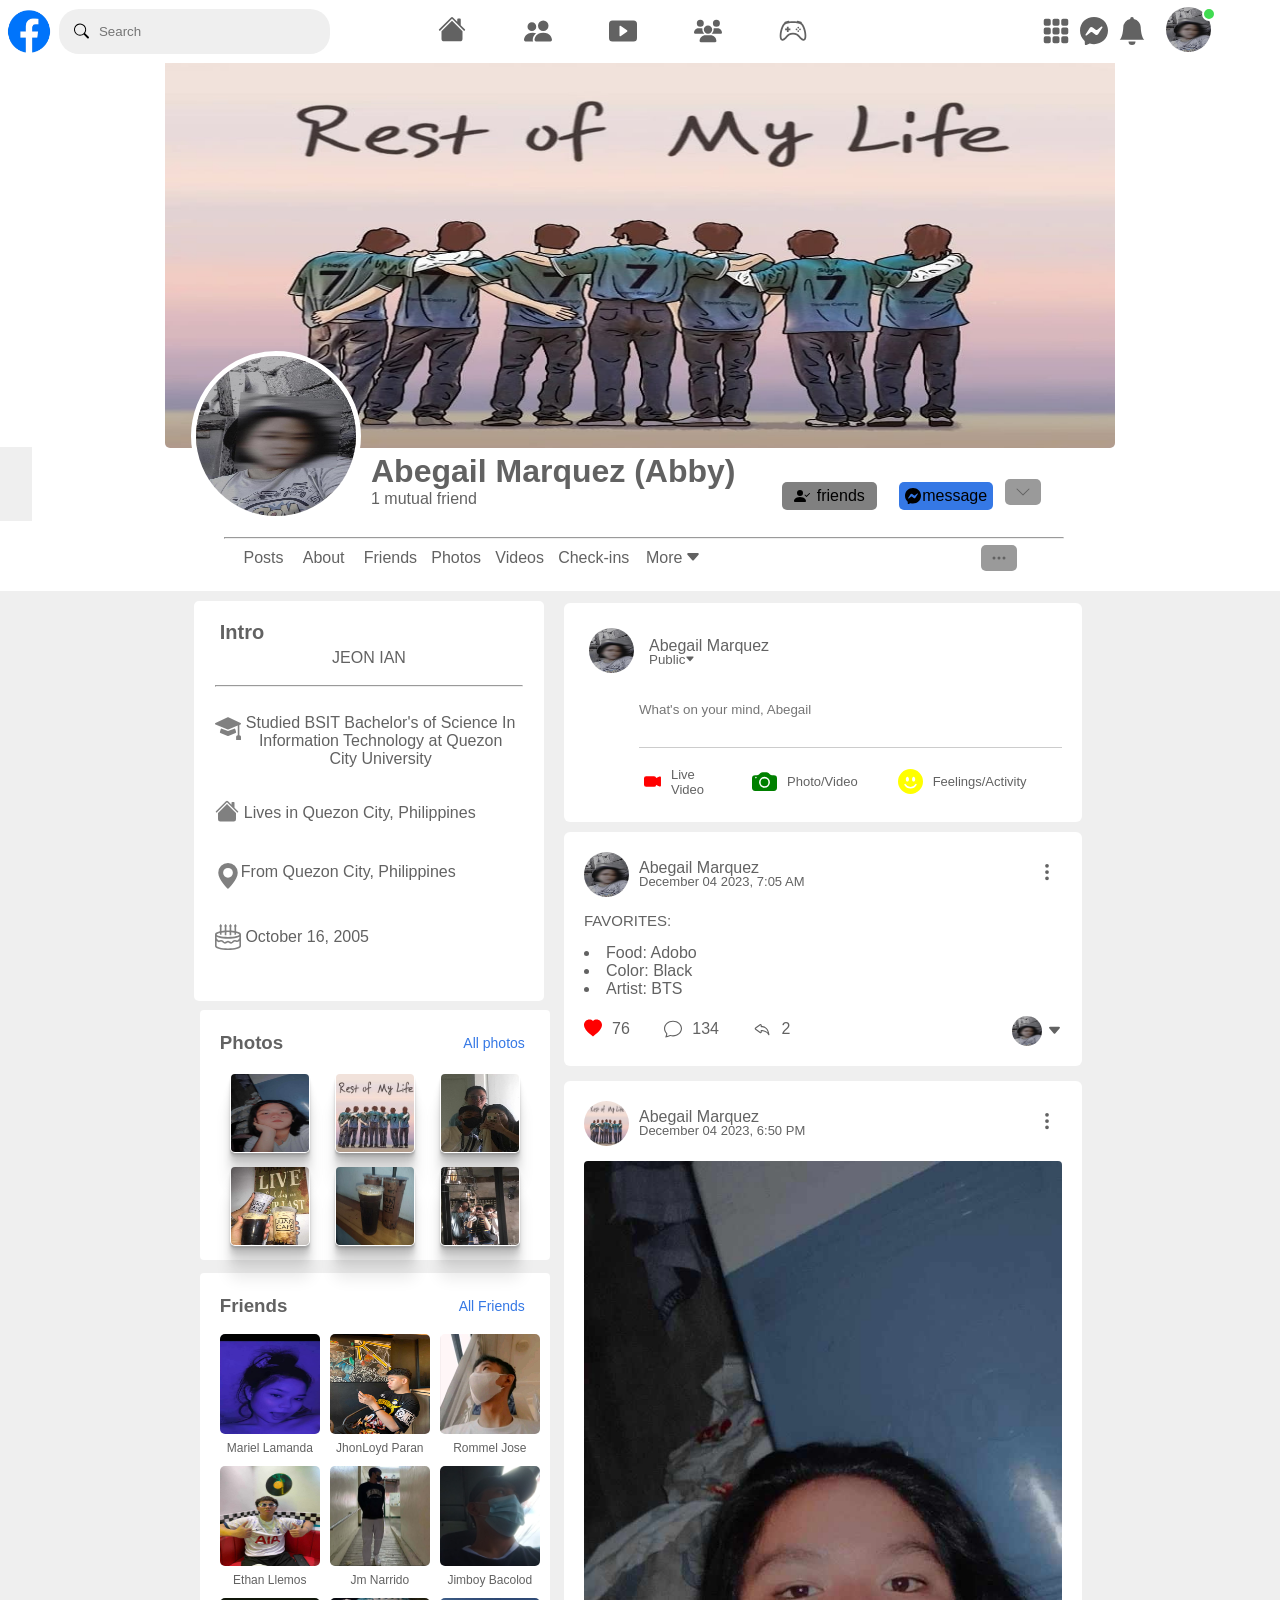
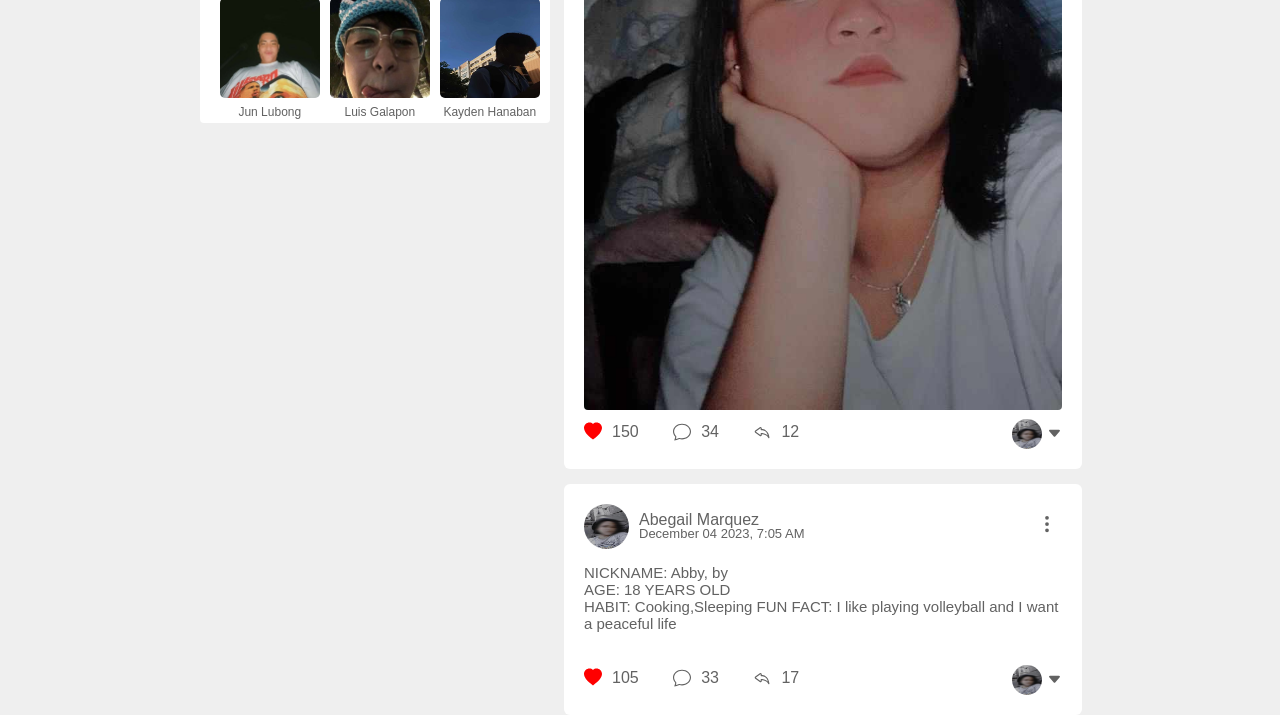
<file: abby-profile-page.html>
<!DOCTYPE html>
<html lang="en">
<head>
    <meta charset="UTF-8">
    <meta name="viewport" content="width=device-width, initial-scale=1.0">
    <title>Abegail</title>
    <link rel="stylesheet" href="mariel-page.css">
</head>
<body>

  <nav>

    <div class="nav-left">
      <img src="Facebook-logo-600x319-removebg-preview.png" class="logo">
      <div class="search-box">
        <svg xmlns="http://www.w3.org/2000/svg" width="16" height="16" fill="currentColor" class="bi bi-search" viewBox="0 0 16 16">
          <path d="M11.742 10.344a6.5 6.5 0 1 0-1.397 1.398h-.001c.03.04.062.078.098.115l3.85 3.85a1 1 0 0 0 1.415-1.414l-3.85-3.85a1.007 1.007 0 0 0-.115-.1zM12 6.5a5.5 5.5 0 1 1-11 0 5.5 5.5 0 0 1 11 0z"/>
        </svg>
        <input type="text" placeholder="Search">
      </div>
    </div>

      <div class="nav-center">
      
          <a href="abby-page.html"><svg xmlns="http://www.w3.org/2000/svg" width="30" height="30" fill="#626262" class="bi bi-house-fill" viewBox="0 0 16 16">
              <path d="M8.707 1.5a1 1 0 0 0-1.414 0L.646 8.146a.5.5 0 0 0 .708.708L8 2.207l6.646 6.647a.5.5 0 0 0 .708-.708L13 5.793V2.5a.5.5 0 0 0-.5-.5h-1a.5.5 0 0 0-.5.5v1.293L8.707 1.5Z"/>
              <path d="m8 3.293 6 6V13.5a1.5 1.5 0 0 1-1.5 1.5h-9A1.5 1.5 0 0 1 2 13.5V9.293l6-6Z"/>
            </svg></a>
          <svg xmlns="http://www.w3.org/2000/svg" width="30" height="30" fill="#626262" class="bi bi-people-fill" viewBox="0 0 16 16">
              <path d="M7 14s-1 0-1-1 1-4 5-4 5 3 5 4-1 1-1 1H7Zm4-6a3 3 0 1 0 0-6 3 3 0 0 0 0 6Zm-5.784 6A2.238 2.238 0 0 1 5 13c0-1.355.68-2.75 1.936-3.72A6.325 6.325 0 0 0 5 9c-4 0-5 3-5 4s1 1 1 1h4.216ZM4.5 8a2.5 2.5 0 1 0 0-5 2.5 2.5 0 0 0 0 5Z"/>
            </svg>
            <svg xmlns="http://www.w3.org/2000/svg" width="30" height="30" fill="#626262" class="bi bi-play-btn-fill" viewBox="0 0 16 16">
              <path d="M0 12V4a2 2 0 0 1 2-2h12a2 2 0 0 1 2 2v8a2 2 0 0 1-2 2H2a2 2 0 0 1-2-2zm6.79-6.907A.5.5 0 0 0 6 5.5v5a.5.5 0 0 0 .79.407l3.5-2.5a.5.5 0 0 0 0-.814l-3.5-2.5z"/>
            </svg>
          <svg xmlns="http://www.w3.org/2000/svg" height="30" width="30" fill="#626262" backgroud-color: white; viewBox="0 0 640 512">
              <path d="M144 0a80 80 0 1 1 0 160A80 80 0 1 1 144 0zM512 0a80 80 0 1 1 0 160A80 80 0 1 1 512 0zM0 298.7C0 239.8 47.8 192 106.7 192h42.7c15.9 0 31 3.5 44.6 9.7c-1.3 7.2-1.9 14.7-1.9 22.3c0 38.2 16.8 72.5 43.3 96c-.2 0-.4 0-.7 0H21.3C9.6 320 0 310.4 0 298.7zM405.3 320c-.2 0-.4 0-.7 0c26.6-23.5 43.3-57.8 43.3-96c0-7.6-.7-15-1.9-22.3c13.6-6.3 28.7-9.7 44.6-9.7h42.7C592.2 192 640 239.8 640 298.7c0 11.8-9.6 21.3-21.3 21.3H405.3zM224 224a96 96 0 1 1 192 0 96 96 0 1 1 -192 0zM128 485.3C128 411.7 187.7 352 261.3 352H378.7C452.3 352 512 411.7 512 485.3c0 14.7-11.9 26.7-26.7 26.7H154.7c-14.7 0-26.7-11.9-26.7-26.7z"/>
            </svg>
          <svg xmlns="http://www.w3.org/2000/svg" width="30" height="30" fill="#626262" class="bi bi-controller" viewBox="0 0 16 16">
              <path d="M11.5 6.027a.5.5 0 1 1-1 0 .5.5 0 0 1 1 0zm-1.5 1.5a.5.5 0 1 0 0-1 .5.5 0 0 0 0 1zm2.5-.5a.5.5 0 1 1-1 0 .5.5 0 0 1 1 0zm-1.5 1.5a.5.5 0 1 0 0-1 .5.5 0 0 0 0 1zm-6.5-3h1v1h1v1h-1v1h-1v-1h-1v-1h1v-1z"/>
              <path d="M3.051 3.26a.5.5 0 0 1 .354-.613l1.932-.518a.5.5 0 0 1 .62.39c.655-.079 1.35-.117 2.043-.117.72 0 1.443.041 2.12.126a.5.5 0 0 1 .622-.399l1.932.518a.5.5 0 0 1 .306.729c.14.09.266.19.373.297.408.408.78 1.05 1.095 1.772.32.733.599 1.591.805 2.466.206.875.34 1.78.364 2.606.024.816-.059 1.602-.328 2.21a1.42 1.42 0 0 1-1.445.83c-.636-.067-1.115-.394-1.513-.773-.245-.232-.496-.526-.739-.808-.126-.148-.25-.292-.368-.423-.728-.804-1.597-1.527-3.224-1.527-1.627 0-2.496.723-3.224 1.527-.119.131-.242.275-.368.423-.243.282-.494.575-.739.808-.398.38-.877.706-1.513.773a1.42 1.42 0 0 1-1.445-.83c-.27-.608-.352-1.395-.329-2.21.024-.826.16-1.73.365-2.606.206-.875.486-1.733.805-2.466.315-.722.687-1.364 1.094-1.772a2.34 2.34 0 0 1 .433-.335.504.504 0 0 1-.028-.079zm2.036.412c-.877.185-1.469.443-1.733.708-.276.276-.587.783-.885 1.465a13.748 13.748 0 0 0-.748 2.295 12.351 12.351 0 0 0-.339 2.406c-.022.755.062 1.368.243 1.776a.42.42 0 0 0 .426.24c.327-.034.61-.199.929-.502.212-.202.4-.423.615-.674.133-.156.276-.323.44-.504C4.861 9.969 5.978 9.027 8 9.027s3.139.942 3.965 1.855c.164.181.307.348.44.504.214.251.403.472.615.674.318.303.601.468.929.503a.42.42 0 0 0 .426-.241c.18-.408.265-1.02.243-1.776a12.354 12.354 0 0 0-.339-2.406 13.753 13.753 0 0 0-.748-2.295c-.298-.682-.61-1.19-.885-1.465-.264-.265-.856-.523-1.733-.708-.85-.179-1.877-.27-2.913-.27-1.036 0-2.063.091-2.913.27z"/>
            </svg>
      
      </div>

      <div class="nav-right">
        
        <svg xmlns="http://www.w3.org/2000/svg" width="28" height="28" fill="#626262" class="bi bi-grid-3x3-gap-fill" viewBox="0 0 16 16">
              <path d="M1 2a1 1 0 0 1 1-1h2a1 1 0 0 1 1 1v2a1 1 0 0 1-1 1H2a1 1 0 0 1-1-1zm5 0a1 1 0 0 1 1-1h2a1 1 0 0 1 1 1v2a1 1 0 0 1-1 1H7a1 1 0 0 1-1-1zm5 0a1 1 0 0 1 1-1h2a1 1 0 0 1 1 1v2a1 1 0 0 1-1 1h-2a1 1 0 0 1-1-1zM1 7a1 1 0 0 1 1-1h2a1 1 0 0 1 1 1v2a1 1 0 0 1-1 1H2a1 1 0 0 1-1-1zm5 0a1 1 0 0 1 1-1h2a1 1 0 0 1 1 1v2a1 1 0 0 1-1 1H7a1 1 0 0 1-1-1zm5 0a1 1 0 0 1 1-1h2a1 1 0 0 1 1 1v2a1 1 0 0 1-1 1h-2a1 1 0 0 1-1-1zM1 12a1 1 0 0 1 1-1h2a1 1 0 0 1 1 1v2a1 1 0 0 1-1 1H2a1 1 0 0 1-1-1zm5 0a1 1 0 0 1 1-1h2a1 1 0 0 1 1 1v2a1 1 0 0 1-1 1H7a1 1 0 0 1-1-1zm5 0a1 1 0 0 1 1-1h2a1 1 0 0 1 1 1v2a1 1 0 0 1-1 1h-2a1 1 0 0 1-1-1z"/>
            </svg>
          <svg xmlns="http://www.w3.org/2000/svg" width="28" height="28" fill="#626262" class="bi bi-messenger" viewBox="0 0 16 16">
              <path d="M0 7.76C0 3.301 3.493 0 8 0s8 3.301 8 7.76-3.493 7.76-8 7.76c-.81 0-1.586-.107-2.316-.307a.639.639 0 0 0-.427.03l-1.588.702a.64.64 0 0 1-.898-.566l-.044-1.423a.639.639 0 0 0-.215-.456C.956 12.108 0 10.092 0 7.76m5.546-1.459-2.35 3.728c-.225.358.214.761.551.506l2.525-1.916a.48.48 0 0 1 .578-.002l1.869 1.402a1.2 1.2 0 0 0 1.735-.32l2.35-3.728c.226-.358-.214-.761-.551-.506L9.728 7.381a.48.48 0 0 1-.578.002L7.281 5.98a1.2 1.2 0 0 0-1.735.32z"/>
            </svg>
          <svg xmlns="http://www.w3.org/2000/svg" width="28" height="28" fill="#626262" class="bi bi-bell-fill" viewBox="0 0 16 16">
              <path d="M8 16a2 2 0 0 0 2-2H6a2 2 0 0 0 2 2m.995-14.901a1 1 0 1 0-1.99 0A5.002 5.002 0 0 0 3 6c0 1.098-.5 6-2 7h14c-1.5-1-2-5.902-2-7 0-2.42-1.72-4.44-4.005-4.901z"/>
            </svg>
        
        </div>
        <div class="nav-user-icon online" onclick="settingsMenuToggle()">
          <img src="abby.jpg">
        </div>

           <!----settings-menu drop down----->

        <div class="settings-menu">

          <div id="dark-btn" class=".dark-btn-on">
            <span></span>
          </div>
  
            <div class="settings-menu-inner">
              <div class="user-profile">
                <img src="abby.jpg" style="width: 45px; height: 45px;">
                <div>
                  <p>Abegail Marquez</p>
                  <a href="#">See your profile</a>
                </div>
             </div>
                <hr>
                <div class="user-profile1">
                  <svg xmlns="http://www.w3.org/2000/svg" width="35" height="35" fill="currentColor" class="bi bi-chat-left-text-fill" viewBox="0 0 16 16">
                    <path d="M0 2a2 2 0 0 1 2-2h12a2 2 0 0 1 2 2v8a2 2 0 0 1-2 2H4.414a1 1 0 0 0-.707.293L.854 15.146A.5.5 0 0 1 0 14.793zm3.5 1a.5.5 0 0 0 0 1h9a.5.5 0 0 0 0-1zm0 2.5a.5.5 0 0 0 0 1h9a.5.5 0 0 0 0-1zm0 2.5a.5.5 0 0 0 0 1h5a.5.5 0 0 0 0-1z"/>
                  </svg>
                  <div>
                    <p>Give Feedback</p>
                    <a href="#">Help us to improve the new design</a>
                  </div>
              </div>
              <hr>
  
              <div class="settings-links">
                <svg xmlns="http://www.w3.org/2000/svg" width="25" height="25" fill="currentColor" class="bi bi-gear-fill" viewBox="0 0 16 16">
                  <path d="M9.405 1.05c-.413-1.4-2.397-1.4-2.81 0l-.1.34a1.464 1.464 0 0 1-2.105.872l-.31-.17c-1.283-.698-2.686.705-1.987 1.987l.169.311c.446.82.023 1.841-.872 2.105l-.34.1c-1.4.413-1.4 2.397 0 2.81l.34.1a1.464 1.464 0 0 1 .872 2.105l-.17.31c-.698 1.283.705 2.686 1.987 1.987l.311-.169a1.464 1.464 0 0 1 2.105.872l.1.34c.413 1.4 2.397 1.4 2.81 0l.1-.34a1.464 1.464 0 0 1 2.105-.872l.31.17c1.283.698 2.686-.705 1.987-1.987l-.169-.311a1.464 1.464 0 0 1 .872-2.105l.34-.1c1.4-.413 1.4-2.397 0-2.81l-.34-.1a1.464 1.464 0 0 1-.872-2.105l.17-.31c.698-1.283-.705-2.686-1.987-1.987l-.311.169a1.464 1.464 0 0 1-2.105-.872l-.1-.34zM8 10.93a2.929 2.929 0 1 1 0-5.86 2.929 2.929 0 0 1 0 5.858z"/>
                </svg>
                <a href="#">Setting and Privacy<svg xmlns="http://www.w3.org/2000/svg" width="15px" height="15px" fill="currentColor" class="bi bi-chevron-right" viewBox="0 0 16 16">
                  <path fill-rule="evenodd" d="M4.646 1.646a.5.5 0 0 1 .708 0l6 6a.5.5 0 0 1 0 .708l-6 6a.5.5 0 0 1-.708-.708L10.293 8 4.646 2.354a.5.5 0 0 1 0-.708z"/>
                </svg></a>
              </div>
              <div class="settings-links">
                <svg xmlns="http://www.w3.org/2000/svg" width="25" height="25" fill="currentColor" class="bi bi-question-circle-fill" viewBox="0 0 16 16">
                  <path d="M16 8A8 8 0 1 1 0 8a8 8 0 0 1 16 0M5.496 6.033h.825c.138 0 .248-.113.266-.25.09-.656.54-1.134 1.342-1.134.686 0 1.314.343 1.314 1.168 0 .635-.374.927-.965 1.371-.673.489-1.206 1.06-1.168 1.987l.003.217a.25.25 0 0 0 .25.246h.811a.25.25 0 0 0 .25-.25v-.105c0-.718.273-.927 1.01-1.486.609-.463 1.244-.977 1.244-2.056 0-1.511-1.276-2.241-2.673-2.241-1.267 0-2.655.59-2.75 2.286a.237.237 0 0 0 .241.247zm2.325 6.443c.61 0 1.029-.394 1.029-.927 0-.552-.42-.94-1.029-.94-.584 0-1.009.388-1.009.94 0 .533.425.927 1.01.927z"/>
                </svg>
                <a href="#">Help and Support<svg xmlns="http://www.w3.org/2000/svg" width="15px" height="15px" fill="currentColor" class="bi bi-chevron-right" viewBox="0 0 16 16">
                  <path fill-rule="evenodd" d="M4.646 1.646a.5.5 0 0 1 .708 0l6 6a.5.5 0 0 1 0 .708l-6 6a.5.5 0 0 1-.708-.708L10.293 8 4.646 2.354a.5.5 0 0 1 0-.708z"/>
                </svg></a>
              </div>
              <div class="settings-links">
                <svg xmlns="http://www.w3.org/2000/svg" width="25" height="25" fill="currentColor" class="bi bi-moon-fill" viewBox="0 0 16 16">
                  <path d="M6 .278a.768.768 0 0 1 .08.858 7.208 7.208 0 0 0-.878 3.46c0 4.021 3.278 7.277 7.318 7.277.527 0 1.04-.055 1.533-.16a.787.787 0 0 1 .81.316.733.733 0 0 1-.031.893A8.349 8.349 0 0 1 8.344 16C3.734 16 0 12.286 0 7.71 0 4.266 2.114 1.312 5.124.06A.752.752 0 0 1 6 .278"/>
                </svg>
                <a href="#">Display and Accessibility<svg xmlns="http://www.w3.org/2000/svg" width="15px" height="15px" fill="currentColor" class="bi bi-chevron-right" viewBox="0 0 16 16">
                  <path fill-rule="evenodd" d="M4.646 1.646a.5.5 0 0 1 .708 0l6 6a.5.5 0 0 1 0 .708l-6 6a.5.5 0 0 1-.708-.708L10.293 8 4.646 2.354a.5.5 0 0 1 0-.708z"/>
                </svg></a> 
              </div>
              <div class="settings-links">
                <svg xmlns="http://www.w3.org/2000/svg" width="25" height="25" fill="currentColor" class="bi bi-box-arrow-right" viewBox="0 0 16 16">
                  <path fill-rule="evenodd" d="M10 12.5a.5.5 0 0 1-.5.5h-8a.5.5 0 0 1-.5-.5v-9a.5.5 0 0 1 .5-.5h8a.5.5 0 0 1 .5.5v2a.5.5 0 0 0 1 0v-2A1.5 1.5 0 0 0 9.5 2h-8A1.5 1.5 0 0 0 0 3.5v9A1.5 1.5 0 0 0 1.5 14h8a1.5 1.5 0 0 0 1.5-1.5v-2a.5.5 0 0 0-1 0z"/>
                  <path fill-rule="evenodd" d="M15.854 8.354a.5.5 0 0 0 0-.708l-3-3a.5.5 0 0 0-.708.708L14.293 7.5H5.5a.5.5 0 0 0 0 1h8.793l-2.147 2.146a.5.5 0 0 0 .708.708l3-3z"/>
                </svg>
                <a href="#">Log Out<svg xmlns="http://www.w3.org/2000/svg" width="25" height="25" fill="currentColor" class="bi bi-chevron-right" viewBox="0 0 16 16">
                  <path fill-rule="evenodd" d="M4.646 1.646a.5.5 0 0 1 .708 0l6 6a.5.5 0 0 1 0 .708l-6 6a.5.5 0 0 1-.708-.708L10.293 8 4.646 2.354a.5.5 0 0 1 0-.708z"/>
                </svg></a>
              </div>
  
            </div>
          </div>
      </nav>

     <main>
      <div class="cover-photo-container">
          <img src="abby-bg.jpg" class="cover-photo1">
    </div>
    <main id="profile">
        
         <div class="profile-container">
            
                  <img src="abby.jpg" class="profile-pic1">
               

                <div class="name">
                    <h1><strong>Abegail Marquez (Abby)</strong></h1>
                    <div class="friends1">
                        <p>1 mutual friend &nbsp; </p>
                    </div>
                    

                </div>
                <div class="right">
                    <p class="right-friends">
                        <svg xmlns="http://www.w3.org/2000/svg" width="16" height="16" fill="currentColor" class="bi bi-person-check-fill" viewBox="0 0 16 16">
                            <path fill-rule="evenodd" d="M15.854 5.146a.5.5 0 0 1 0 .708l-3 3a.5.5 0 0 1-.708 0l-1.5-1.5a.5.5 0 0 1 .708-.708L12.5 7.793l2.646-2.647a.5.5 0 0 1 .708 0z"/>
                            <path d="M1 14s-1 0-1-1 1-4 6-4 6 3 6 4-1 1-1 1H1zm5-6a3 3 0 1 0 0-6 3 3 0 0 0 0 6z"/>
                          </svg>friends
                    </p>
                    <p class="message">
                        <svg xmlns="http://www.w3.org/2000/svg" width="16" height="16" fill="currentColor" class="bi bi-messenger" viewBox="0 0 16 16">
                            <path d="M0 7.76C0 3.301 3.493 0 8 0s8 3.301 8 7.76-3.493 7.76-8 7.76c-.81 0-1.586-.107-2.316-.307a.639.639 0 0 0-.427.03l-1.588.702a.64.64 0 0 1-.898-.566l-.044-1.423a.639.639 0 0 0-.215-.456C.956 12.108 0 10.092 0 7.76zm5.546-1.459-2.35 3.728c-.225.358.214.761.551.506l2.525-1.916a.48.48 0 0 1 .578-.002l1.869 1.402a1.2 1.2 0 0 0 1.735-.32l2.35-3.728c.226-.358-.214-.761-.551-.506L9.728 7.381a.48.48 0 0 1-.578.002L7.281 5.98a1.2 1.2 0 0 0-1.735.32z"/>
                          </svg>message
                    </p>
                    <p class="more">
                        <svg xmlns="http://www.w3.org/2000/svg" width="36" height="26" fill="#626262" class="bi bi-chevron-down" viewBox="0 0 16 16">
                          <path fill-rule="evenodd" d="M1.646 4.646a.5.5 0 0 1 .708 0L8 10.293l5.646-5.647a.5.5 0 0 1 .708.708l-6 6a.5.5 0 0 1-.708 0l-6-6a.5.5 0 0 1 0-.708z"/>
                        </svg>
                    </p>
                </div>
                
         
           
         </main>
         <br>
         <hr class="hreee">
         <div class="container-about-etc">
         <div class="about-etc">
                
          <hr class="hr1">
                <div class="left-about">
                    <div class="span">
                        <span>Posts</span><span><a href="#about">About</a></span><span>Friends</span><span>Photos</span><span>Videos</span><span>Check-ins</span><span class="span-more">More<svg xmlns="http://www.w3.org/2000/svg" width="16" height="16" fill="currentColor" class="bi bi-caret-down-fill" viewBox="0 0 16 16">
                          <path d="M7.247 11.14 2.451 5.658C1.885 5.013 2.345 4 3.204 4h9.592a1 1 0 0 1 .753 1.659l-4.796 5.48a1 1 0 0 1-1.506 0z"/>
                        </svg></span>
                    </div>
                        <div class="three-dots">
                            <svg xmlns="http://www.w3.org/2000/svg" width="36" height="26" fill="currentColor" class="bi bi-three-dots" viewBox="0 0 16 16">
                                <path d="M3 9.5a1.5 1.5 0 1 1 0-3 1.5 1.5 0 0 1 0 3zm5 0a1.5 1.5 0 1 1 0-3 1.5 1.5 0 0 1 0 3zm5 0a1.5 1.5 0 1 1 0-3 1.5 1.5 0 0 1 0 3z"/>
                              </svg>
                        </div>
                 </div>
                 
        </div>
        </div>
     </div>
     <main>
      <section class="lower-page">
      <div class="main-container">
          <div class="main-left">
                  <span class="intro"><strong>Intro</strong></span>
                  <div class="bio">
                      <p>JEON IAN</p> <br>
                      <p></p>
                      <hr>
                      <div class="school">
                          <div class="school-details">
                          <div class="school-icon"><svg xmlns="http://www.w3.org/2000/svg" width="26" height="26" fill="gray" class="bi bi-mortarboard-fill" viewBox="0 0 16 16">
                              <path d="M8.211 2.047a.5.5 0 0 0-.422 0l-7.5 3.5a.5.5 0 0 0 .025.917l7.5 3a.5.5 0 0 0 .372 0L14 7.14V13a1 1 0 0 0-1 1v2h3v-2a1 1 0 0 0-1-1V6.739l.686-.275a.5.5 0 0 0 .025-.917l-7.5-3.5Z"/>
                              <path d="M4.176 9.032a.5.5 0 0 0-.656.327l-.5 1.7a.5.5 0 0 0 .294.605l4.5 1.8a.5.5 0 0 0 .372 0l4.5-1.8a.5.5 0 0 0 .294-.605l-.5-1.7a.5.5 0 0 0-.656-.327L8 10.466 4.176 9.032Z"/>
                            </svg></div>
                            <div class="jojo-container">
                                  <span class="jojo">Studied BSIT Bachelor's of Science In</span>
                                  <span class="jojo">Information Technology at Quezon</span>
                                  <span class="jojo">City University</span>
                            </div>

                          </div>
                          <div class="home-details">
                              <div class="home icon"><svg xmlns="http://www.w3.org/2000/svg" width="24" height="24" fill="gray" class="bi bi-house-fill" viewBox="0 0 16 16">
                                  <path d="M8.707 1.5a1 1 0 0 0-1.414 0L.646 8.146a.5.5 0 0 0 .708.708L8 2.207l6.646 6.647a.5.5 0 0 0 .708-.708L13 5.793V2.5a.5.5 0 0 0-.5-.5h-1a.5.5 0 0 0-.5.5v1.293L8.707 1.5Z"/>
                                  <path d="m8 3.293 6 6V13.5a1.5 1.5 0 0 1-1.5 1.5h-9A1.5 1.5 0 0 1 2 13.5V9.293l6-6Z"/>
                                </svg></div>
                              <div class="location"> Lives in Quezon City, Philippines</div>
                                  
                          </div>
                              <div class="location">
                                  <div class="location-icon"><svg xmlns="http://www.w3.org/2000/svg" width="26" height="26" fill="gray" class="bi bi-geo-alt-fill" viewBox="0 0 16 16">
                                      <path d="M8 16s6-5.686 6-10A6 6 0 0 0 2 6c0 4.314 6 10 6 10zm0-7a3 3 0 1 1 0-6 3 3 0 0 1 0 6z"/>
                                    </svg></div>
                                    <p>From Quezon City, Philippines</p>
                              </div>
                          </div>
                          <div class="birthdate">
                              <svg xmlns="http://www.w3.org/2000/svg" width="26" height="26" fill="gray" class="bi bi-cake2" viewBox="0 0 16 16">
                                  <path d="m3.494.013-.595.79A.747.747 0 0 0 3 1.814v2.683c-.149.034-.293.07-.432.107-.702.187-1.305.418-1.745.696C.408 5.56 0 5.954 0 6.5v7c0 .546.408.94.823 1.201.44.278 1.043.51 1.745.696C3.978 15.773 5.898 16 8 16c2.102 0 4.022-.227 5.432-.603.701-.187 1.305-.418 1.745-.696.415-.261.823-.655.823-1.201v-7c0-.546-.408-.94-.823-1.201-.44-.278-1.043-.51-1.745-.696A12.418 12.418 0 0 0 13 4.496v-2.69a.747.747 0 0 0 .092-1.004l-.598-.79-.595.792A.747.747 0 0 0 12 1.813V4.3a22.03 22.03 0 0 0-2-.23V1.806a.747.747 0 0 0 .092-1.004l-.598-.79-.595.792A.747.747 0 0 0 9 1.813v2.204a28.708 28.708 0 0 0-2 0V1.806A.747.747 0 0 0 7.092.802l-.598-.79-.595.792A.747.747 0 0 0 6 1.813V4.07c-.71.05-1.383.129-2 .23V1.806A.747.747 0 0 0 4.092.802l-.598-.79Zm-.668 5.556L3 5.524v.967c.311.074.646.141 1 .201V5.315a21.05 21.05 0 0 1 2-.242v1.855c.325.024.659.042 1 .054V5.018a27.685 27.685 0 0 1 2 0v1.964c.341-.012.675-.03 1-.054V5.073c.72.054 1.393.137 2 .242v1.377c.354-.06.689-.127 1-.201v-.967l.175.045c.655.175 1.15.374 1.469.575.344.217.356.35.356.356 0 .006-.012.139-.356.356-.319.2-.814.4-1.47.575C11.87 7.78 10.041 8 8 8c-2.04 0-3.87-.221-5.174-.569-.656-.175-1.151-.374-1.47-.575C1.012 6.639 1 6.506 1 6.5c0-.006.012-.139.356-.356.319-.2.814-.4 1.47-.575ZM15 7.806v1.027l-.68.907a.938.938 0 0 1-1.17.276 1.938 1.938 0 0 0-2.236.363l-.348.348a1 1 0 0 1-1.307.092l-.06-.044a2 2 0 0 0-2.399 0l-.06.044a1 1 0 0 1-1.306-.092l-.35-.35a1.935 1.935 0 0 0-2.233-.362.935.935 0 0 1-1.168-.277L1 8.82V7.806c.42.232.956.428 1.568.591C3.978 8.773 5.898 9 8 9c2.102 0 4.022-.227 5.432-.603.612-.163 1.149-.36 1.568-.591Zm0 2.679V13.5c0 .006-.012.139-.356.355-.319.202-.814.401-1.47.576C11.87 14.78 10.041 15 8 15c-2.04 0-3.87-.221-5.174-.569-.656-.175-1.151-.374-1.47-.575-.344-.217-.356-.35-.356-.356v-3.02a1.935 1.935 0 0 0 2.298.43.935.935 0 0 1 1.08.175l.348.349a2 2 0 0 0 2.615.185l.059-.044a1 1 0 0 1 1.2 0l.06.044a2 2 0 0 0 2.613-.185l.348-.348a.938.938 0 0 1 1.082-.175c.781.39 1.718.208 2.297-.426Z"/>
                                </svg> <p> October 16, 2005</p>
                          </div>

                          <div class="profile-intro">
                            <div class="title-box">
                                <h3>Photos</h3>
                                <a href="">All photos</a>
                            </div>
                            <div class="photo-box">
                                <div><img src="abby1.jpg"></div>
                                <div><img src="abby2.jpg"></div>
                                <div><img src="abby3.jpg"></div>
                                <div><img src="abby4.jpg"></div>
                                <div><img src="abby5.jpg"></div>
                                <div><img src="abby6.jpg"></div>
                            </div>
                        </div>
            
                        <div class="profile-intro1">
                          <div class="title-box1">
                              <h3>Friends</h3>
                              <a href="">All Friends</a>
                          </div>
                          <div class="photo-box1">
                                <div><img src="maye.jpg"><span>Mariel Lamanda</span></div>
                                <div><img src="loyd.jpg"><span>JhonLoyd Paran</span></div>
                                <div><img src="mel.jpg"><span>Rommel Jose</span></div>
                                <div><img src="tan.jpg"><span>Ethan Llemos</span></div>
                                <div><img src="jm.jpg"><span>Jm Narrido</span></div>
                                <div><img src="jb.jpg"><span>Jimboy Bacolod</span></div>
                                <div><img src="jun.jpg"><span>Jun Lubong</span></div>
                                <div><img src="uis.jpg"><span>Luis Galapon</span></div>
                                <div><img src="kay.jpg"><span>Kayden Hanaban</span></div>

                            </div>
                          
                      </div>
          
                  </div>

        </div>
          <div class="main-right">
              <div class="r">

                <div class="write-post-container">
                  <div class="user-profile2">
                    <a href="abby-profile-page.html"> <img src="abby.jpg" style="width: 45px; height: 45px;"></a>
                    <div>
                      <p>Abegail Marquez</p>
                      <small>Public<svg xmlns="http://www.w3.org/2000/svg" width="10" height="10" fill="currentColor" class="bi bi-caret-down-fill" viewBox="0 0 16 16">
                        <path d="M7.247 11.14 2.451 5.658C1.885 5.013 2.345 4 3.204 4h9.592a1 1 0 0 1 .753 1.659l-4.796 5.48a1 1 0 0 1-1.506 0z"/>
                      </svg></small>
                    </div>
                  </div>
         
                  <div class="post-input-container">
                    <textarea rows="3" placeholder="What's on your mind, Abegail"></textarea>
        
                    <div class="add-post-links">
                      <a href="#"><svg xmlns="http://www.w3.org/2000/svg" width="25" height="25" fill="#ff0000" class="bi bi-camera-video-fill" viewBox="0 0 16 16">
                        <path fill-rule="evenodd" d="M0 5a2 2 0 0 1 2-2h7.5a2 2 0 0 1 1.983 1.738l3.11-1.382A1 1 0 0 1 16 4.269v7.462a1 1 0 0 1-1.406.913l-3.111-1.382A2 2 0 0 1 9.5 13H2a2 2 0 0 1-2-2V5z"/>
                      </svg> Live Video </a>
                      <a href="#"><svg xmlns="http://www.w3.org/2000/svg" width="25" height="25" fill="#008000" class="bi bi-camera-fill" viewBox="0 0 16 16">
                        <path d="M10.5 8.5a2.5 2.5 0 1 1-5 0 2.5 2.5 0 0 1 5 0z"/>
                        <path d="M2 4a2 2 0 0 0-2 2v6a2 2 0 0 0 2 2h12a2 2 0 0 0 2-2V6a2 2 0 0 0-2-2h-1.172a2 2 0 0 1-1.414-.586l-.828-.828A2 2 0 0 0 9.172 2H6.828a2 2 0 0 0-1.414.586l-.828.828A2 2 0 0 1 3.172 4H2zm.5 2a.5.5 0 1 1 0-1 .5.5 0 0 1 0 1zm9 2.5a3.5 3.5 0 1 1-7 0 3.5 3.5 0 0 1 7 0z"/>
                      </svg>Photo/Video</a> 
                      <a href="#"><svg xmlns="http://www.w3.org/2000/svg" width="25" height="25" fill="#ffff00" class="bi bi-emoji-smile-fill" viewBox="0 0 16 16">
                        <path d="M8 16A8 8 0 1 0 8 0a8 8 0 0 0 0 16zM7 6.5C7 7.328 6.552 8 6 8s-1-.672-1-1.5S5.448 5 6 5s1 .672 1 1.5zM4.285 9.567a.5.5 0 0 1 .683.183A3.498 3.498 0 0 0 8 11.5a3.498 3.498 0 0 0 3.032-1.75.5.5 0 1 1 .866.5A4.498 4.498 0 0 1 8 12.5a4.498 4.498 0 0 1-3.898-2.25.5.5 0 0 1 .183-.683zM10 8c-.552 0-1-.672-1-1.5S9.448 5 10 5s1 .672 1 1.5S10.552 8 10 8z"/>
                      </svg>Feelings/Activity</a>
                    </div>
                  </div>
                </div>
           
                <div class="post-container00">
                  <div class="post-row">
                    <div class="user-profile">
                      <img src="abby.jpg" style="width: 45px; height: 45px;">
                      <div>
                        <p>Abegail Marquez</p>
                        <span>December 04 2023, 7:05 AM</span>
                      </div>
                    </div>
                    <a href="#"><svg xmlns="http://www.w3.org/2000/svg" width="20" height="20" fill="currentColor" class="bi bi-three-dots-vertical" viewBox="0 0 16 16">
                      <path d="M9.5 13a1.5 1.5 0 1 1-3 0 1.5 1.5 0 0 1 3 0zm0-5a1.5 1.5 0 1 1-3 0 1.5 1.5 0 0 1 3 0zm0-5a1.5 1.5 0 1 1-3 0 1.5 1.5 0 0 1 3 0z"/>
                    </svg></a>
                  </div>
                  
                  <p class="post-text">FAVORITES: <br>
                    <li>Food: Adobo</li>
                    <li>Color: Black</li>
                    <li>Artist: BTS</li>

                  </p>
                    <br>
                  <div class="post-row">
                    <div class="activity-icons">
                      <div><svg xmlns="http://www.w3.org/2000/svg" width="25" height="25" fill="ff0000" class="bi bi-heart-fill" viewBox="0 0 16 16">
                        <path fill-rule="evenodd" d="M8 1.314C12.438-3.248 23.534 4.735 8 15-7.534 4.736 3.562-3.248 8 1.314z"/>
                      </svg> 76</div>
                        <div><svg xmlns="http://www.w3.org/2000/svg" width="25" height="25" fill="currentColor" class="bi bi-chat" viewBox="0 0 16 16">
                          <path d="M2.678 11.894a1 1 0 0 1 .287.801 10.97 10.97 0 0 1-.398 2c1.395-.323 2.247-.697 2.634-.893a1 1 0 0 1 .71-.074A8.06 8.06 0 0 0 8 14c3.996 0 7-2.807 7-6 0-3.192-3.004-6-7-6S1 4.808 1 8c0 1.468.617 2.83 1.678 3.894zm-.493 3.905a21.682 21.682 0 0 1-.713.129c-.2.032-.352-.176-.273-.362a9.68 9.68 0 0 0 .244-.637l.003-.01c.248-.72.45-1.548.524-2.319C.743 11.37 0 9.76 0 8c0-3.866 3.582-7 8-7s8 3.134 8 7-3.582 7-8 7a9.06 9.06 0 0 1-2.347-.306c-.52.263-1.639.742-3.468 1.105z"/>
                        </svg>134</div>
                        <div><svg xmlns="http://www.w3.org/2000/svg" width="25" height="25" fill="currentColor" class="bi bi-reply" viewBox="0 0 16 16">
                          <path d="M6.598 5.013a.144.144 0 0 1 .202.134V6.3a.5.5 0 0 0 .5.5c.667 0 2.013.005 3.3.822.984.624 1.99 1.76 2.595 3.876-1.02-.983-2.185-1.516-3.205-1.799a8.74 8.74 0 0 0-1.921-.306 7.404 7.404 0 0 0-.798.008h-.013l-.005.001h-.001L7.3 9.9l-.05-.498a.5.5 0 0 0-.45.498v1.153c0 .108-.11.176-.202.134L2.614 8.254a.503.503 0 0 0-.042-.028.147.147 0 0 1 0-.252.499.499 0 0 0 .042-.028l3.984-2.933zM7.8 10.386c.068 0 .143.003.223.006.434.02 1.034.086 1.7.271 1.326.368 2.896 1.202 3.94 3.08a.5.5 0 0 0 .933-.305c-.464-3.71-1.886-5.662-3.46-6.66-1.245-.79-2.527-.942-3.336-.971v-.66a1.144 1.144 0 0 0-1.767-.96l-3.994 2.94a1.147 1.147 0 0 0 0 1.946l3.994 2.94a1.144 1.144 0 0 0 1.767-.96v-.667z"/>
                        </svg>2</div>
                    </div>
                    <div class="post-profile-icon">
                      <img src="abby.jpg" style="width: 30px;" height="30px"><svg xmlns="http://www.w3.org/2000/svg" width="15" height="15" fill="currentColor" class="bi bi-caret-down-fill" viewBox="0 0 16 16">
                        <path d="M7.247 11.14 2.451 5.658C1.885 5.013 2.345 4 3.204 4h9.592a1 1 0 0 1 .753 1.659l-4.796 5.48a1 1 0 0 1-1.506 0z"/>
                      </svg>
                    </div>
                  </div>
          
                </div>

                <div class="post-container0000">
                  <div class="post-row">
                    <div class="user-profile">
                      <img src="abby-bg.jpg" style="width: 45px; height: 45px;">
                      <div>
                        <p>Abegail Marquez</p>
                        <span>December 04 2023, 6:50 PM</span>
                      </div>
                    </div>
                    <a href="#"><svg xmlns="http://www.w3.org/2000/svg" width="20" height="20" fill="currentColor" class="bi bi-three-dots-vertical" viewBox="0 0 16 16">
                      <path d="M9.5 13a1.5 1.5 0 1 1-3 0 1.5 1.5 0 0 1 3 0zm0-5a1.5 1.5 0 1 1-3 0 1.5 1.5 0 0 1 3 0zm0-5a1.5 1.5 0 1 1-3 0 1.5 1.5 0 0 1 3 0z"/>
                    </svg></a>
                  </div>
                  
                  <p class="post-text"><span></span></p>
                  <img src="abby1.jpg" class="post-img">
      
                  <div class="post-row">
                    <div class="activity-icons">
                      <div><svg xmlns="http://www.w3.org/2000/svg" width="25" height="25" fill="ff0000" class="bi bi-heart-fill" viewBox="0 0 16 16">
                        <path fill-rule="evenodd" d="M8 1.314C12.438-3.248 23.534 4.735 8 15-7.534 4.736 3.562-3.248 8 1.314z"/>
                      </svg> 150</div>
                        <div><svg xmlns="http://www.w3.org/2000/svg" width="25" height="25" fill="currentColor" class="bi bi-chat" viewBox="0 0 16 16">
                          <path d="M2.678 11.894a1 1 0 0 1 .287.801 10.97 10.97 0 0 1-.398 2c1.395-.323 2.247-.697 2.634-.893a1 1 0 0 1 .71-.074A8.06 8.06 0 0 0 8 14c3.996 0 7-2.807 7-6 0-3.192-3.004-6-7-6S1 4.808 1 8c0 1.468.617 2.83 1.678 3.894zm-.493 3.905a21.682 21.682 0 0 1-.713.129c-.2.032-.352-.176-.273-.362a9.68 9.68 0 0 0 .244-.637l.003-.01c.248-.72.45-1.548.524-2.319C.743 11.37 0 9.76 0 8c0-3.866 3.582-7 8-7s8 3.134 8 7-3.582 7-8 7a9.06 9.06 0 0 1-2.347-.306c-.52.263-1.639.742-3.468 1.105z"/>
                        </svg>34</div>
                        <div><svg xmlns="http://www.w3.org/2000/svg" width="25" height="25" fill="currentColor" class="bi bi-reply" viewBox="0 0 16 16">
                          <path d="M6.598 5.013a.144.144 0 0 1 .202.134V6.3a.5.5 0 0 0 .5.5c.667 0 2.013.005 3.3.822.984.624 1.99 1.76 2.595 3.876-1.02-.983-2.185-1.516-3.205-1.799a8.74 8.74 0 0 0-1.921-.306 7.404 7.404 0 0 0-.798.008h-.013l-.005.001h-.001L7.3 9.9l-.05-.498a.5.5 0 0 0-.45.498v1.153c0 .108-.11.176-.202.134L2.614 8.254a.503.503 0 0 0-.042-.028.147.147 0 0 1 0-.252.499.499 0 0 0 .042-.028l3.984-2.933zM7.8 10.386c.068 0 .143.003.223.006.434.02 1.034.086 1.7.271 1.326.368 2.896 1.202 3.94 3.08a.5.5 0 0 0 .933-.305c-.464-3.71-1.886-5.662-3.46-6.66-1.245-.79-2.527-.942-3.336-.971v-.66a1.144 1.144 0 0 0-1.767-.96l-3.994 2.94a1.147 1.147 0 0 0 0 1.946l3.994 2.94a1.144 1.144 0 0 0 1.767-.96v-.667z"/>
                        </svg>12</div>
                    </div>
                    <div class="post-profile-icon">
                      <img src="abby.jpg" style="width: 30px;" height="30px"><svg xmlns="http://www.w3.org/2000/svg" width="15" height="15" fill="currentColor" class="bi bi-caret-down-fill" viewBox="0 0 16 16">
                        <path d="M7.247 11.14 2.451 5.658C1.885 5.013 2.345 4 3.204 4h9.592a1 1 0 0 1 .753 1.659l-4.796 5.48a1 1 0 0 1-1.506 0z"/>
                      </svg>
                    </div>
                  </div>
      
                </div>

                <div class="post-container000">
                  <div class="post-row">
                    <div class="user-profile">
                      <img src="abby.jpg" style="width: 45px; height: 45px;">
                      <div>
                        <p>Abegail Marquez</p>
                        <span>December 04 2023, 7:05 AM</span>
                      </div>
                    </div>
                    <a href="#"><svg xmlns="http://www.w3.org/2000/svg" width="20" height="20" fill="currentColor" class="bi bi-three-dots-vertical" viewBox="0 0 16 16">
                      <path d="M9.5 13a1.5 1.5 0 1 1-3 0 1.5 1.5 0 0 1 3 0zm0-5a1.5 1.5 0 1 1-3 0 1.5 1.5 0 0 1 3 0zm0-5a1.5 1.5 0 1 1-3 0 1.5 1.5 0 0 1 3 0z"/>
                    </svg></a>
                  </div>
                  
                  <p class="post-text">NICKNAME: Abby, by<br>
                     AGE: 18 YEARS OLD<br>
                     HABIT: Cooking,Sleeping
                     FUN FACT: I like playing volleyball and I want a peaceful life
                  </p>
                    <br>
                  <div class="post-row">
                    <div class="activity-icons">
                      <div><svg xmlns="http://www.w3.org/2000/svg" width="25" height="25" fill="ff0000" class="bi bi-heart-fill" viewBox="0 0 16 16">
                        <path fill-rule="evenodd" d="M8 1.314C12.438-3.248 23.534 4.735 8 15-7.534 4.736 3.562-3.248 8 1.314z"/>
                      </svg> 105</div>
                        <div><svg xmlns="http://www.w3.org/2000/svg" width="25" height="25" fill="currentColor" class="bi bi-chat" viewBox="0 0 16 16">
                          <path d="M2.678 11.894a1 1 0 0 1 .287.801 10.97 10.97 0 0 1-.398 2c1.395-.323 2.247-.697 2.634-.893a1 1 0 0 1 .71-.074A8.06 8.06 0 0 0 8 14c3.996 0 7-2.807 7-6 0-3.192-3.004-6-7-6S1 4.808 1 8c0 1.468.617 2.83 1.678 3.894zm-.493 3.905a21.682 21.682 0 0 1-.713.129c-.2.032-.352-.176-.273-.362a9.68 9.68 0 0 0 .244-.637l.003-.01c.248-.72.45-1.548.524-2.319C.743 11.37 0 9.76 0 8c0-3.866 3.582-7 8-7s8 3.134 8 7-3.582 7-8 7a9.06 9.06 0 0 1-2.347-.306c-.52.263-1.639.742-3.468 1.105z"/>
                        </svg>33</div>
                        <div><svg xmlns="http://www.w3.org/2000/svg" width="25" height="25" fill="currentColor" class="bi bi-reply" viewBox="0 0 16 16">
                          <path d="M6.598 5.013a.144.144 0 0 1 .202.134V6.3a.5.5 0 0 0 .5.5c.667 0 2.013.005 3.3.822.984.624 1.99 1.76 2.595 3.876-1.02-.983-2.185-1.516-3.205-1.799a8.74 8.74 0 0 0-1.921-.306 7.404 7.404 0 0 0-.798.008h-.013l-.005.001h-.001L7.3 9.9l-.05-.498a.5.5 0 0 0-.45.498v1.153c0 .108-.11.176-.202.134L2.614 8.254a.503.503 0 0 0-.042-.028.147.147 0 0 1 0-.252.499.499 0 0 0 .042-.028l3.984-2.933zM7.8 10.386c.068 0 .143.003.223.006.434.02 1.034.086 1.7.271 1.326.368 2.896 1.202 3.94 3.08a.5.5 0 0 0 .933-.305c-.464-3.71-1.886-5.662-3.46-6.66-1.245-.79-2.527-.942-3.336-.971v-.66a1.144 1.144 0 0 0-1.767-.96l-3.994 2.94a1.147 1.147 0 0 0 0 1.946l3.994 2.94a1.144 1.144 0 0 0 1.767-.96v-.667z"/>
                        </svg>17</div>
                    </div>
                    <div class="post-profile-icon">
                      <img src="abby.jpg" style="width: 30px;" height="30px"><svg xmlns="http://www.w3.org/2000/svg" width="15" height="15" fill="currentColor" class="bi bi-caret-down-fill" viewBox="0 0 16 16">
                        <path d="M7.247 11.14 2.451 5.658C1.885 5.013 2.345 4 3.204 4h9.592a1 1 0 0 1 .753 1.659l-4.796 5.48a1 1 0 0 1-1.506 0z"/>
                      </svg>
                    </div>
                  </div>
          
                </div>
      
                          
                </div>    
            </div>
      </div>

    </section>
  </main>

    <script src="drop-down-toggle.js"></script>

  </body>
</html>
</file>
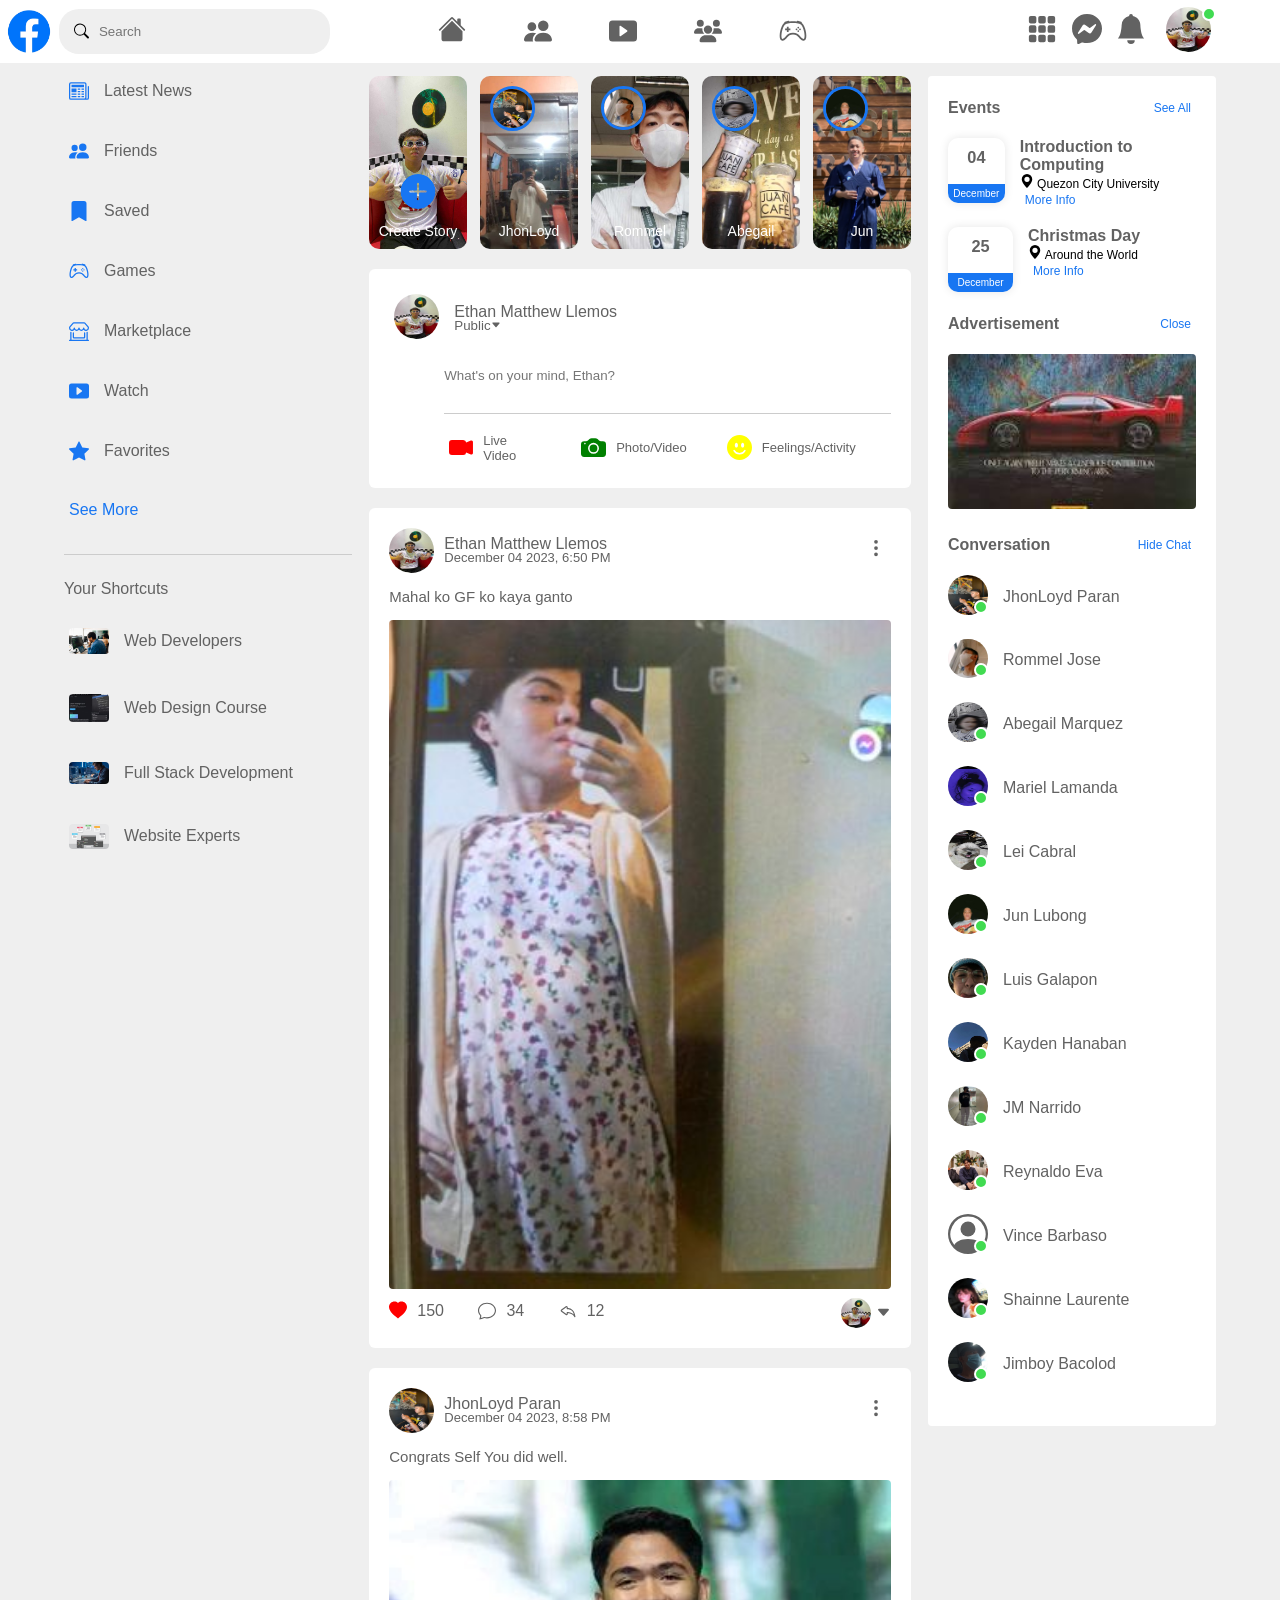
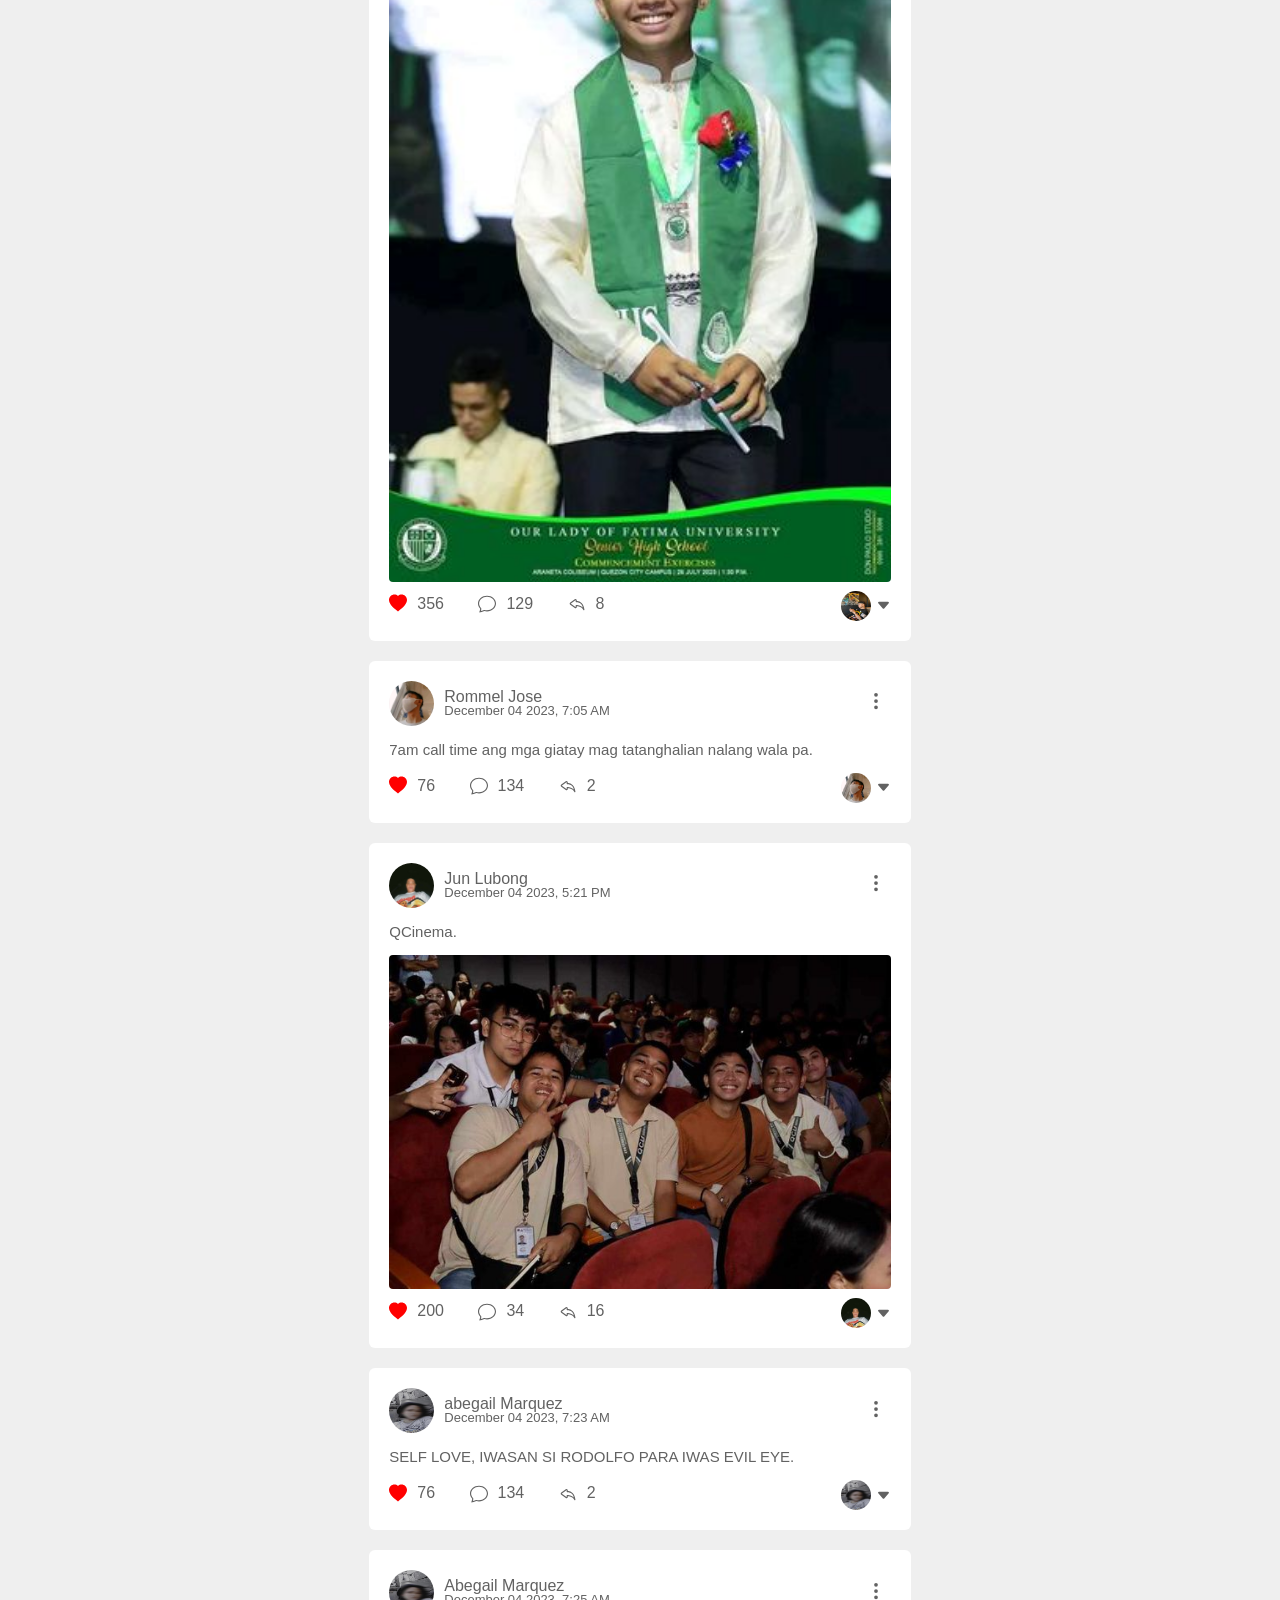
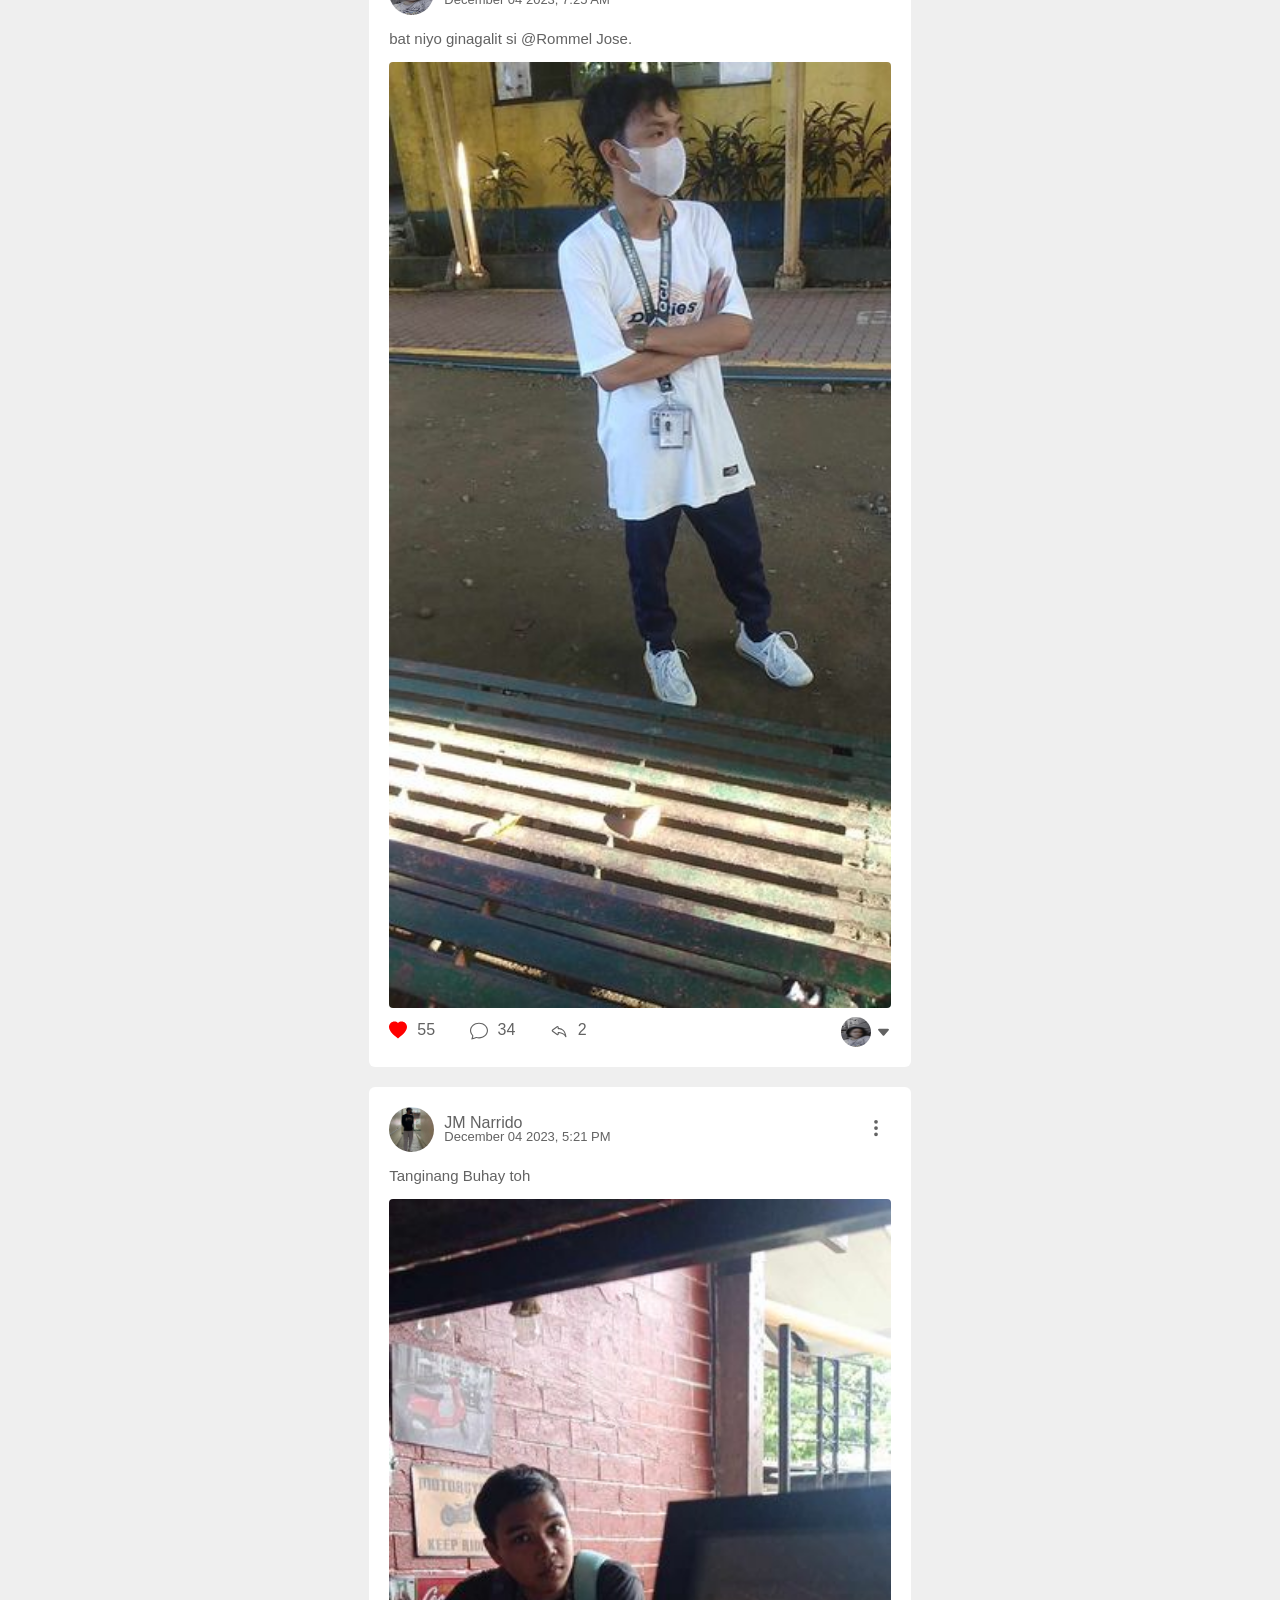
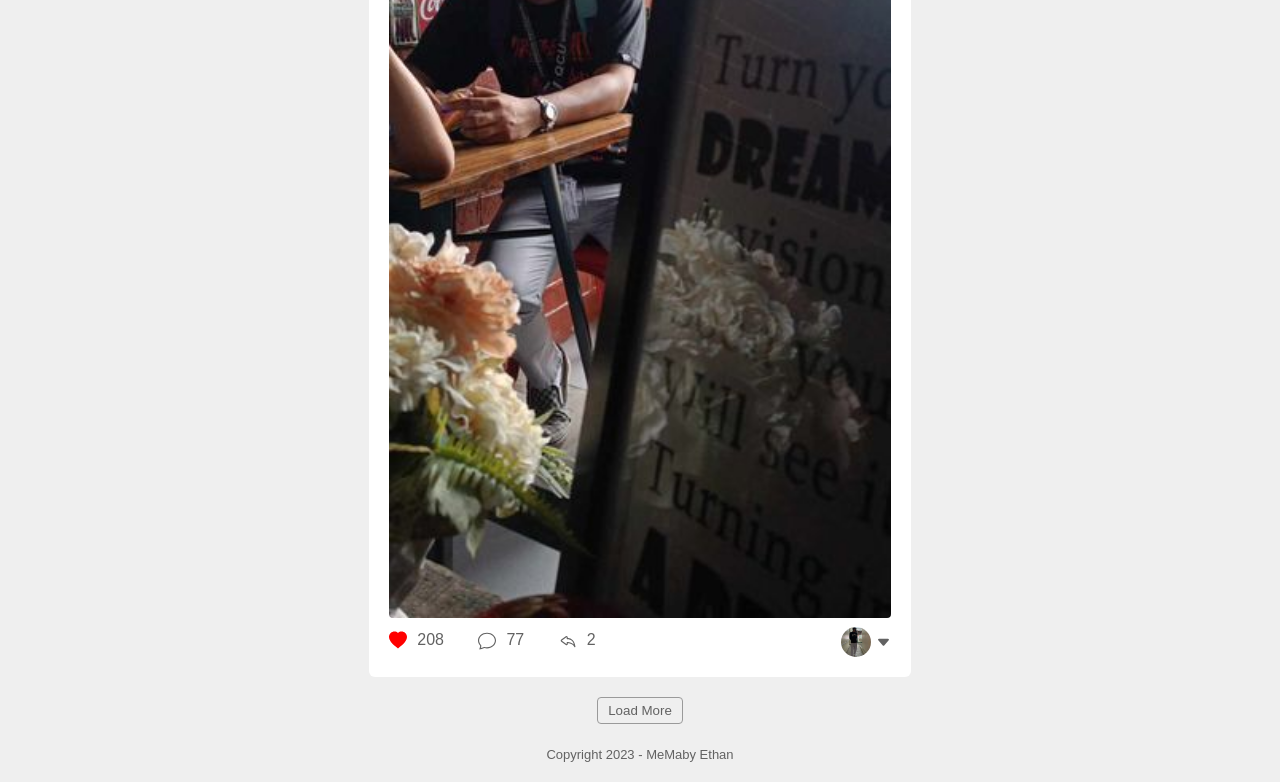
<file: ethan-page.html>
<!DOCTYPE html>
<html lang="en">
<head>
    <meta charset="UTF-8">
    <meta name="viewport" content="width=device-width, initial-scale=1.0">
    <title>Ethan</title>
    <link rel="stylesheet" href="mariel-page.css">
</head>
<body>

    <nav>

      <div class="nav-left">
        <img src="Facebook-logo-600x319-removebg-preview.png" class="logo">
        <div class="search-box">
          <svg xmlns="http://www.w3.org/2000/svg" width="16" height="16" fill="currentColor" class="bi bi-search" viewBox="0 0 16 16">
            <path d="M11.742 10.344a6.5 6.5 0 1 0-1.397 1.398h-.001c.03.04.062.078.098.115l3.85 3.85a1 1 0 0 0 1.415-1.414l-3.85-3.85a1.007 1.007 0 0 0-.115-.1zM12 6.5a5.5 5.5 0 1 1-11 0 5.5 5.5 0 0 1 11 0z"/>
          </svg>
          <input type="text" placeholder="Search">
        </div>
      </div>

      <div class="nav-center">
      
        <a href="index.html"><svg xmlns="http://www.w3.org/2000/svg" width="30" height="30" fill="#626262" class="bi bi-house-fill" viewBox="0 0 16 16">
            <path d="M8.707 1.5a1 1 0 0 0-1.414 0L.646 8.146a.5.5 0 0 0 .708.708L8 2.207l6.646 6.647a.5.5 0 0 0 .708-.708L13 5.793V2.5a.5.5 0 0 0-.5-.5h-1a.5.5 0 0 0-.5.5v1.293L8.707 1.5Z"/>
            <path d="m8 3.293 6 6V13.5a1.5 1.5 0 0 1-1.5 1.5h-9A1.5 1.5 0 0 1 2 13.5V9.293l6-6Z"/>
          </svg></a>
        <svg xmlns="http://www.w3.org/2000/svg" width="30" height="30" fill="#626262" class="bi bi-people-fill" viewBox="0 0 16 16">
            <path d="M7 14s-1 0-1-1 1-4 5-4 5 3 5 4-1 1-1 1H7Zm4-6a3 3 0 1 0 0-6 3 3 0 0 0 0 6Zm-5.784 6A2.238 2.238 0 0 1 5 13c0-1.355.68-2.75 1.936-3.72A6.325 6.325 0 0 0 5 9c-4 0-5 3-5 4s1 1 1 1h4.216ZM4.5 8a2.5 2.5 0 1 0 0-5 2.5 2.5 0 0 0 0 5Z"/>
          </svg>
          <svg xmlns="http://www.w3.org/2000/svg" width="30" height="30" fill="#626262" class="bi bi-play-btn-fill" viewBox="0 0 16 16">
            <path d="M0 12V4a2 2 0 0 1 2-2h12a2 2 0 0 1 2 2v8a2 2 0 0 1-2 2H2a2 2 0 0 1-2-2zm6.79-6.907A.5.5 0 0 0 6 5.5v5a.5.5 0 0 0 .79.407l3.5-2.5a.5.5 0 0 0 0-.814l-3.5-2.5z"/>
          </svg>
        <svg xmlns="http://www.w3.org/2000/svg" height="30" width="30" fill="#626262" backgroud-color: white; viewBox="0 0 640 512">
            <path d="M144 0a80 80 0 1 1 0 160A80 80 0 1 1 144 0zM512 0a80 80 0 1 1 0 160A80 80 0 1 1 512 0zM0 298.7C0 239.8 47.8 192 106.7 192h42.7c15.9 0 31 3.5 44.6 9.7c-1.3 7.2-1.9 14.7-1.9 22.3c0 38.2 16.8 72.5 43.3 96c-.2 0-.4 0-.7 0H21.3C9.6 320 0 310.4 0 298.7zM405.3 320c-.2 0-.4 0-.7 0c26.6-23.5 43.3-57.8 43.3-96c0-7.6-.7-15-1.9-22.3c13.6-6.3 28.7-9.7 44.6-9.7h42.7C592.2 192 640 239.8 640 298.7c0 11.8-9.6 21.3-21.3 21.3H405.3zM224 224a96 96 0 1 1 192 0 96 96 0 1 1 -192 0zM128 485.3C128 411.7 187.7 352 261.3 352H378.7C452.3 352 512 411.7 512 485.3c0 14.7-11.9 26.7-26.7 26.7H154.7c-14.7 0-26.7-11.9-26.7-26.7z"/>
          </svg>
        <svg xmlns="http://www.w3.org/2000/svg" width="30" height="30" fill="#626262" class="bi bi-controller" viewBox="0 0 16 16">
            <path d="M11.5 6.027a.5.5 0 1 1-1 0 .5.5 0 0 1 1 0zm-1.5 1.5a.5.5 0 1 0 0-1 .5.5 0 0 0 0 1zm2.5-.5a.5.5 0 1 1-1 0 .5.5 0 0 1 1 0zm-1.5 1.5a.5.5 0 1 0 0-1 .5.5 0 0 0 0 1zm-6.5-3h1v1h1v1h-1v1h-1v-1h-1v-1h1v-1z"/>
            <path d="M3.051 3.26a.5.5 0 0 1 .354-.613l1.932-.518a.5.5 0 0 1 .62.39c.655-.079 1.35-.117 2.043-.117.72 0 1.443.041 2.12.126a.5.5 0 0 1 .622-.399l1.932.518a.5.5 0 0 1 .306.729c.14.09.266.19.373.297.408.408.78 1.05 1.095 1.772.32.733.599 1.591.805 2.466.206.875.34 1.78.364 2.606.024.816-.059 1.602-.328 2.21a1.42 1.42 0 0 1-1.445.83c-.636-.067-1.115-.394-1.513-.773-.245-.232-.496-.526-.739-.808-.126-.148-.25-.292-.368-.423-.728-.804-1.597-1.527-3.224-1.527-1.627 0-2.496.723-3.224 1.527-.119.131-.242.275-.368.423-.243.282-.494.575-.739.808-.398.38-.877.706-1.513.773a1.42 1.42 0 0 1-1.445-.83c-.27-.608-.352-1.395-.329-2.21.024-.826.16-1.73.365-2.606.206-.875.486-1.733.805-2.466.315-.722.687-1.364 1.094-1.772a2.34 2.34 0 0 1 .433-.335.504.504 0 0 1-.028-.079zm2.036.412c-.877.185-1.469.443-1.733.708-.276.276-.587.783-.885 1.465a13.748 13.748 0 0 0-.748 2.295 12.351 12.351 0 0 0-.339 2.406c-.022.755.062 1.368.243 1.776a.42.42 0 0 0 .426.24c.327-.034.61-.199.929-.502.212-.202.4-.423.615-.674.133-.156.276-.323.44-.504C4.861 9.969 5.978 9.027 8 9.027s3.139.942 3.965 1.855c.164.181.307.348.44.504.214.251.403.472.615.674.318.303.601.468.929.503a.42.42 0 0 0 .426-.241c.18-.408.265-1.02.243-1.776a12.354 12.354 0 0 0-.339-2.406 13.753 13.753 0 0 0-.748-2.295c-.298-.682-.61-1.19-.885-1.465-.264-.265-.856-.523-1.733-.708-.85-.179-1.877-.27-2.913-.27-1.036 0-2.063.091-2.913.27z"/>
          </svg>
    
     </div>


        <div class="nav-right">
          <ul>
           <li><svg xmlns="http://www.w3.org/2000/svg" width="30" height="30" fill="#626262" class="bi bi-grid-3x3-gap-fill" viewBox="0 0 16 16">
                <path d="M1 2a1 1 0 0 1 1-1h2a1 1 0 0 1 1 1v2a1 1 0 0 1-1 1H2a1 1 0 0 1-1-1zm5 0a1 1 0 0 1 1-1h2a1 1 0 0 1 1 1v2a1 1 0 0 1-1 1H7a1 1 0 0 1-1-1zm5 0a1 1 0 0 1 1-1h2a1 1 0 0 1 1 1v2a1 1 0 0 1-1 1h-2a1 1 0 0 1-1-1zM1 7a1 1 0 0 1 1-1h2a1 1 0 0 1 1 1v2a1 1 0 0 1-1 1H2a1 1 0 0 1-1-1zm5 0a1 1 0 0 1 1-1h2a1 1 0 0 1 1 1v2a1 1 0 0 1-1 1H7a1 1 0 0 1-1-1zm5 0a1 1 0 0 1 1-1h2a1 1 0 0 1 1 1v2a1 1 0 0 1-1 1h-2a1 1 0 0 1-1-1zM1 12a1 1 0 0 1 1-1h2a1 1 0 0 1 1 1v2a1 1 0 0 1-1 1H2a1 1 0 0 1-1-1zm5 0a1 1 0 0 1 1-1h2a1 1 0 0 1 1 1v2a1 1 0 0 1-1 1H7a1 1 0 0 1-1-1zm5 0a1 1 0 0 1 1-1h2a1 1 0 0 1 1 1v2a1 1 0 0 1-1 1h-2a1 1 0 0 1-1-1z"/>
              </svg></li>
              <li><svg xmlns="http://www.w3.org/2000/svg" width="30" height="30" fill="#626262" class="bi bi-messenger" viewBox="0 0 16 16">
                <path d="M0 7.76C0 3.301 3.493 0 8 0s8 3.301 8 7.76-3.493 7.76-8 7.76c-.81 0-1.586-.107-2.316-.307a.639.639 0 0 0-.427.03l-1.588.702a.64.64 0 0 1-.898-.566l-.044-1.423a.639.639 0 0 0-.215-.456C.956 12.108 0 10.092 0 7.76m5.546-1.459-2.35 3.728c-.225.358.214.761.551.506l2.525-1.916a.48.48 0 0 1 .578-.002l1.869 1.402a1.2 1.2 0 0 0 1.735-.32l2.35-3.728c.226-.358-.214-.761-.551-.506L9.728 7.381a.48.48 0 0 1-.578.002L7.281 5.98a1.2 1.2 0 0 0-1.735.32z"/>
              </svg></li>
             <li><svg xmlns="http://www.w3.org/2000/svg" width="30" height="30" fill="#626262" class="bi bi-bell-fill" viewBox="0 0 16 16">
                <path d="M8 16a2 2 0 0 0 2-2H6a2 2 0 0 0 2 2m.995-14.901a1 1 0 1 0-1.99 0A5.002 5.002 0 0 0 3 6c0 1.098-.5 6-2 7h14c-1.5-1-2-5.902-2-7 0-2.42-1.72-4.44-4.005-4.901z"/>
              </svg></li>
          </ul>
          </div>
          <div class="nav-user-icon online" onclick="settingsMenuToggle()">
            <img src="tan.jpg">
          </div>

           <!----settings-menu drop down----->
        <div class="settings-menu">

          <div id="dark-btn" class=".dark-btn-on">
              <span></span>
          </div>

          <div class="settings-menu-inner">
            <div class="user-profile">
              <img src="tan.jpg" style="width: 45px; height: 45px;">
              <div>
                <p>Ethan Matthew Llemos</p>
                <a href="#">See your profile</a>
              </div>
           </div></a>
              <hr>
              <div class="user-profile1">
                <svg xmlns="http://www.w3.org/2000/svg" width="35" height="35" fill="currentColor" class="bi bi-chat-left-text-fill" viewBox="0 0 16 16">
                  <path d="M0 2a2 2 0 0 1 2-2h12a2 2 0 0 1 2 2v8a2 2 0 0 1-2 2H4.414a1 1 0 0 0-.707.293L.854 15.146A.5.5 0 0 1 0 14.793zm3.5 1a.5.5 0 0 0 0 1h9a.5.5 0 0 0 0-1zm0 2.5a.5.5 0 0 0 0 1h9a.5.5 0 0 0 0-1zm0 2.5a.5.5 0 0 0 0 1h5a.5.5 0 0 0 0-1z"/>
                </svg>
                <div>
                  <p>Give Feedback</p>
                  <a href="#">Help us to improve the new design</a>
                </div>
            </div>
            <hr>

            <div class="settings-links">
              <svg xmlns="http://www.w3.org/2000/svg" width="25" height="25" fill="currentColor" class="bi bi-gear-fill" viewBox="0 0 16 16">
                <path d="M9.405 1.05c-.413-1.4-2.397-1.4-2.81 0l-.1.34a1.464 1.464 0 0 1-2.105.872l-.31-.17c-1.283-.698-2.686.705-1.987 1.987l.169.311c.446.82.023 1.841-.872 2.105l-.34.1c-1.4.413-1.4 2.397 0 2.81l.34.1a1.464 1.464 0 0 1 .872 2.105l-.17.31c-.698 1.283.705 2.686 1.987 1.987l.311-.169a1.464 1.464 0 0 1 2.105.872l.1.34c.413 1.4 2.397 1.4 2.81 0l.1-.34a1.464 1.464 0 0 1 2.105-.872l.31.17c1.283.698 2.686-.705 1.987-1.987l-.169-.311a1.464 1.464 0 0 1 .872-2.105l.34-.1c1.4-.413 1.4-2.397 0-2.81l-.34-.1a1.464 1.464 0 0 1-.872-2.105l.17-.31c.698-1.283-.705-2.686-1.987-1.987l-.311.169a1.464 1.464 0 0 1-2.105-.872l-.1-.34zM8 10.93a2.929 2.929 0 1 1 0-5.86 2.929 2.929 0 0 1 0 5.858z"/>
              </svg>
              <a href="#">Setting and Privacy<svg xmlns="http://www.w3.org/2000/svg" width="15" height="15" fill="currentColor" class="bi bi-chevron-right" viewBox="0 0 16 16">
                <path fill-rule="evenodd" d="M4.646 1.646a.5.5 0 0 1 .708 0l6 6a.5.5 0 0 1 0 .708l-6 6a.5.5 0 0 1-.708-.708L10.293 8 4.646 2.354a.5.5 0 0 1 0-.708z"/>
              </svg></a> 
            </div>
            <div class="settings-links">
              <svg xmlns="http://www.w3.org/2000/svg" width="25" height="25" fill="currentColor" class="bi bi-question-circle-fill" viewBox="0 0 16 16">
                <path d="M16 8A8 8 0 1 1 0 8a8 8 0 0 1 16 0M5.496 6.033h.825c.138 0 .248-.113.266-.25.09-.656.54-1.134 1.342-1.134.686 0 1.314.343 1.314 1.168 0 .635-.374.927-.965 1.371-.673.489-1.206 1.06-1.168 1.987l.003.217a.25.25 0 0 0 .25.246h.811a.25.25 0 0 0 .25-.25v-.105c0-.718.273-.927 1.01-1.486.609-.463 1.244-.977 1.244-2.056 0-1.511-1.276-2.241-2.673-2.241-1.267 0-2.655.59-2.75 2.286a.237.237 0 0 0 .241.247zm2.325 6.443c.61 0 1.029-.394 1.029-.927 0-.552-.42-.94-1.029-.94-.584 0-1.009.388-1.009.94 0 .533.425.927 1.01.927z"/>
              </svg>
              <a href="#">Help and Support<svg xmlns="http://www.w3.org/2000/svg" width="15px" height="15px" fill="currentColor" class="bi bi-chevron-right" viewBox="0 0 16 16">
                <path fill-rule="evenodd" d="M4.646 1.646a.5.5 0 0 1 .708 0l6 6a.5.5 0 0 1 0 .708l-6 6a.5.5 0 0 1-.708-.708L10.293 8 4.646 2.354a.5.5 0 0 1 0-.708z"/>
              </svg></a>
            </div>
            <div class="settings-links">
              <svg xmlns="http://www.w3.org/2000/svg" width="25" height="25" fill="currentColor" class="bi bi-moon-fill" viewBox="0 0 16 16">
                <path d="M6 .278a.768.768 0 0 1 .08.858 7.208 7.208 0 0 0-.878 3.46c0 4.021 3.278 7.277 7.318 7.277.527 0 1.04-.055 1.533-.16a.787.787 0 0 1 .81.316.733.733 0 0 1-.031.893A8.349 8.349 0 0 1 8.344 16C3.734 16 0 12.286 0 7.71 0 4.266 2.114 1.312 5.124.06A.752.752 0 0 1 6 .278"/>
              </svg>
              <a href="#">Display and Accessibility<svg xmlns="http://www.w3.org/2000/svg" width="15px" height="15px" fill="currentColor" class="bi bi-chevron-right" viewBox="0 0 16 16">
                <path fill-rule="evenodd" d="M4.646 1.646a.5.5 0 0 1 .708 0l6 6a.5.5 0 0 1 0 .708l-6 6a.5.5 0 0 1-.708-.708L10.293 8 4.646 2.354a.5.5 0 0 1 0-.708z"/>
              </svg></a>
            </div>
            <div class="settings-links">
              <svg xmlns="http://www.w3.org/2000/svg" width="25" height="25" fill="currentColor" class="bi bi-box-arrow-right" viewBox="0 0 16 16">
                <path fill-rule="evenodd" d="M10 12.5a.5.5 0 0 1-.5.5h-8a.5.5 0 0 1-.5-.5v-9a.5.5 0 0 1 .5-.5h8a.5.5 0 0 1 .5.5v2a.5.5 0 0 0 1 0v-2A1.5 1.5 0 0 0 9.5 2h-8A1.5 1.5 0 0 0 0 3.5v9A1.5 1.5 0 0 0 1.5 14h8a1.5 1.5 0 0 0 1.5-1.5v-2a.5.5 0 0 0-1 0z"/>
                <path fill-rule="evenodd" d="M15.854 8.354a.5.5 0 0 0 0-.708l-3-3a.5.5 0 0 0-.708.708L14.293 7.5H5.5a.5.5 0 0 0 0 1h8.793l-2.147 2.146a.5.5 0 0 0 .708.708l3-3z"/>
              </svg>
              <a href="#">Log Out<svg xmlns="http://www.w3.org/2000/svg" width="25px" height="25px" fill="currentColor" class="bi bi-chevron-right" viewBox="0 0 16 16">
                <path fill-rule="evenodd" d="M4.646 1.646a.5.5 0 0 1 .708 0l6 6a.5.5 0 0 1 0 .708l-6 6a.5.5 0 0 1-.708-.708L10.293 8 4.646 2.354a.5.5 0 0 1 0-.708z"/>
              </svg></a>
            </div>

          </div>
        </div>
    </nav>

    <div class="container">

      <!----left-sidebar----->
      <div class="left-sidebar">
        <div class="imp-links">
          <a href="#"><svg xmlns="http://www.w3.org/2000/svg" width="20" height="20" fill="currentColor" class="bi bi-newspaper" viewBox="0 0 16 16">
            <path d="M0 2.5A1.5 1.5 0 0 1 1.5 1h11A1.5 1.5 0 0 1 14 2.5v10.528c0 .3-.05.654-.238.972h.738a.5.5 0 0 0 .5-.5v-9a.5.5 0 0 1 1 0v9a1.5 1.5 0 0 1-1.5 1.5H1.497A1.497 1.497 0 0 1 0 13.5v-11zM12 14c.37 0 .654-.211.853-.441.092-.106.147-.279.147-.531V2.5a.5.5 0 0 0-.5-.5h-11a.5.5 0 0 0-.5.5v11c0 .278.223.5.497.5H12z"/>
            <path d="M2 3h10v2H2V3zm0 3h4v3H2V6zm0 4h4v1H2v-1zm0 2h4v1H2v-1zm5-6h2v1H7V6zm3 0h2v1h-2V6zM7 8h2v1H7V8zm3 0h2v1h-2V8zm-3 2h2v1H7v-1zm3 0h2v1h-2v-1zm-3 2h2v1H7v-1zm3 0h2v1h-2v-1z"/>
          </svg> Latest News</a>
          <a href="#"><svg xmlns="http://www.w3.org/2000/svg" width="20" height="20" fill="currentColor" class="bi bi-people-fill" viewBox="0 0 16 16">
            <path d="M7 14s-1 0-1-1 1-4 5-4 5 3 5 4-1 1-1 1H7Zm4-6a3 3 0 1 0 0-6 3 3 0 0 0 0 6Zm-5.784 6A2.238 2.238 0 0 1 5 13c0-1.355.68-2.75 1.936-3.72A6.325 6.325 0 0 0 5 9c-4 0-5 3-5 4s1 1 1 1h4.216ZM4.5 8a2.5 2.5 0 1 0 0-5 2.5 2.5 0 0 0 0 5Z"/>
          </svg> Friends</a>
          <a href="#"><svg xmlns="http://www.w3.org/2000/svg" width="20" height="20" fill="currentColor" class="bi bi-bookmark-fill" viewBox="0 0 16 16">
            <path d="M2 2v13.5a.5.5 0 0 0 .74.439L8 13.069l5.26 2.87A.5.5 0 0 0 14 15.5V2a2 2 0 0 0-2-2H4a2 2 0 0 0-2 2z"/>
          </svg> Saved</a>
          <a href="#"><svg xmlns="http://www.w3.org/2000/svg" width="20" height="20" fill="currentColor" class="bi bi-controller" viewBox="0 0 16 16">
            <path d="M11.5 6.027a.5.5 0 1 1-1 0 .5.5 0 0 1 1 0zm-1.5 1.5a.5.5 0 1 0 0-1 .5.5 0 0 0 0 1zm2.5-.5a.5.5 0 1 1-1 0 .5.5 0 0 1 1 0zm-1.5 1.5a.5.5 0 1 0 0-1 .5.5 0 0 0 0 1zm-6.5-3h1v1h1v1h-1v1h-1v-1h-1v-1h1v-1z"/>
            <path d="M3.051 3.26a.5.5 0 0 1 .354-.613l1.932-.518a.5.5 0 0 1 .62.39c.655-.079 1.35-.117 2.043-.117.72 0 1.443.041 2.12.126a.5.5 0 0 1 .622-.399l1.932.518a.5.5 0 0 1 .306.729c.14.09.266.19.373.297.408.408.78 1.05 1.095 1.772.32.733.599 1.591.805 2.466.206.875.34 1.78.364 2.606.024.816-.059 1.602-.328 2.21a1.42 1.42 0 0 1-1.445.83c-.636-.067-1.115-.394-1.513-.773-.245-.232-.496-.526-.739-.808-.126-.148-.25-.292-.368-.423-.728-.804-1.597-1.527-3.224-1.527-1.627 0-2.496.723-3.224 1.527-.119.131-.242.275-.368.423-.243.282-.494.575-.739.808-.398.38-.877.706-1.513.773a1.42 1.42 0 0 1-1.445-.83c-.27-.608-.352-1.395-.329-2.21.024-.826.16-1.73.365-2.606.206-.875.486-1.733.805-2.466.315-.722.687-1.364 1.094-1.772a2.34 2.34 0 0 1 .433-.335.504.504 0 0 1-.028-.079zm2.036.412c-.877.185-1.469.443-1.733.708-.276.276-.587.783-.885 1.465a13.748 13.748 0 0 0-.748 2.295 12.351 12.351 0 0 0-.339 2.406c-.022.755.062 1.368.243 1.776a.42.42 0 0 0 .426.24c.327-.034.61-.199.929-.502.212-.202.4-.423.615-.674.133-.156.276-.323.44-.504C4.861 9.969 5.978 9.027 8 9.027s3.139.942 3.965 1.855c.164.181.307.348.44.504.214.251.403.472.615.674.318.303.601.468.929.503a.42.42 0 0 0 .426-.241c.18-.408.265-1.02.243-1.776a12.354 12.354 0 0 0-.339-2.406 13.753 13.753 0 0 0-.748-2.295c-.298-.682-.61-1.19-.885-1.465-.264-.265-.856-.523-1.733-.708-.85-.179-1.877-.27-2.913-.27-1.036 0-2.063.091-2.913.27z"/>
          </svg> Games</a>
          <a href="#"><svg xmlns="http://www.w3.org/2000/svg" width="20" height="20" fill="currentColor" class="bi bi-shop-window" viewBox="0 0 16 16">
            <path d="M2.97 1.35A1 1 0 0 1 3.73 1h8.54a1 1 0 0 1 .76.35l2.609 3.044A1.5 1.5 0 0 1 16 5.37v.255a2.375 2.375 0 0 1-4.25 1.458A2.371 2.371 0 0 1 9.875 8 2.37 2.37 0 0 1 8 7.083 2.37 2.37 0 0 1 6.125 8a2.37 2.37 0 0 1-1.875-.917A2.375 2.375 0 0 1 0 5.625V5.37a1.5 1.5 0 0 1 .361-.976l2.61-3.045zm1.78 4.275a1.375 1.375 0 0 0 2.75 0 .5.5 0 0 1 1 0 1.375 1.375 0 0 0 2.75 0 .5.5 0 0 1 1 0 1.375 1.375 0 1 0 2.75 0V5.37a.5.5 0 0 0-.12-.325L12.27 2H3.73L1.12 5.045A.5.5 0 0 0 1 5.37v.255a1.375 1.375 0 0 0 2.75 0 .5.5 0 0 1 1 0zM1.5 8.5A.5.5 0 0 1 2 9v6h12V9a.5.5 0 0 1 1 0v6h.5a.5.5 0 0 1 0 1H.5a.5.5 0 0 1 0-1H1V9a.5.5 0 0 1 .5-.5zm2 .5a.5.5 0 0 1 .5.5V13h8V9.5a.5.5 0 0 1 1 0V13a1 1 0 0 1-1 1H4a1 1 0 0 1-1-1V9.5a.5.5 0 0 1 .5-.5z"/>
          </svg> Marketplace</a>
          <a href="#"><svg xmlns="http://www.w3.org/2000/svg" width="20" height="20" fill="currentColor" class="bi bi-play-btn-fill" viewBox="0 0 16 16">
            <path d="M0 12V4a2 2 0 0 1 2-2h12a2 2 0 0 1 2 2v8a2 2 0 0 1-2 2H2a2 2 0 0 1-2-2zm6.79-6.907A.5.5 0 0 0 6 5.5v5a.5.5 0 0 0 .79.407l3.5-2.5a.5.5 0 0 0 0-.814l-3.5-2.5z"/>
          </svg> Watch</a>
          <a href="#"><svg xmlns="http://www.w3.org/2000/svg" width="20" height="20" fill="currentColor" class="bi bi-star-fill" viewBox="0 0 16 16">
            <path d="M3.612 15.443c-.386.198-.824-.149-.746-.592l.83-4.73L.173 6.765c-.329-.314-.158-.888.283-.95l4.898-.696L7.538.792c.197-.39.73-.39.927 0l2.184 4.327 4.898.696c.441.062.612.636.282.95l-3.522 3.356.83 4.73c.078.443-.36.79-.746.592L8 13.187l-4.389 2.256z"/>
          </svg> Favorites</a>
          <a href="#">See More</a>
        </div>
        <div class="shortcut-links">
          <p>Your Shortcuts</p>
          <a href="#"><img src="shortcut1.webp"> Web Developers</a>
          <a href="#"><img src="shortcut2.jpg"> Web Design Course</a>
          <a href="#"><img src="shortcut3.webp"> Full Stack Development</a>
          <a href="#"><img src="shortcut4.png"> Website Experts</a>
        </div>
      </div>
      <!----main-content----->
      <div class="main-content">
        <div class="story-gallery4">
          <div class="story-tan">
            <svg xmlns="http://www.w3.org/2000/svg" width="35" height="35" fill="#1876f2" class="bi bi-plus-circle-fill" viewBox="0 0 16 16">
              <path d="M16 8A8 8 0 1 1 0 8a8 8 0 0 1 16 0zM8.5 4.5a.5.5 0 0 0-1 0v3h-3a.5.5 0 0 0 0 1h3v3a.5.5 0 0 0 1 0v-3h3a.5.5 0 0 0 0-1h-3v-3z"/>
            </svg>
            <p>Create Story</p>
          </div>
          <div class="story story11111">
            <img src="loyd.jpg" style="width: 45px; height: 45px;">
            <p>JhonLoyd</p>
          </div>
          <div class="story story22222">
            <img src="mel.jpg">
            <p>Rommel</p>
          </div>
          <div class="story story33333">
            <img src="abby.jpg" style="width: 45px; height: 45px;">
            <p>Abegail</p>
          </div>
          <div class="story story44444">
            <img src="jun.jpg" style="width: 45px; height: 45px;">
            <p>Jun</p>
          </div>
        </div>

        <div class="write-post-container">
          <div class="user-profile2">
            <a href="ethan-profile-page.html"> <img src="tan.jpg" style="width: 45px; height: 45px;"></a>
            <div>
              <p>Ethan Matthew Llemos</p>
              <small>Public<svg xmlns="http://www.w3.org/2000/svg" width="10" height="10" fill="currentColor" class="bi bi-caret-down-fill" viewBox="0 0 16 16">
                <path d="M7.247 11.14 2.451 5.658C1.885 5.013 2.345 4 3.204 4h9.592a1 1 0 0 1 .753 1.659l-4.796 5.48a1 1 0 0 1-1.506 0z"/>
              </svg></small>
            </div>
          </div>
 
          <div class="post-input-container">
            <textarea rows="3" placeholder="What's on your mind, Ethan?"></textarea>

            <div class="add-post-links">
              <a href="#"><svg xmlns="http://www.w3.org/2000/svg" width="25" height="25" fill="#ff0000" class="bi bi-camera-video-fill" viewBox="0 0 16 16">
                <path fill-rule="evenodd" d="M0 5a2 2 0 0 1 2-2h7.5a2 2 0 0 1 1.983 1.738l3.11-1.382A1 1 0 0 1 16 4.269v7.462a1 1 0 0 1-1.406.913l-3.111-1.382A2 2 0 0 1 9.5 13H2a2 2 0 0 1-2-2V5z"/>
              </svg> Live Video </a>
              <a href="#"><svg xmlns="http://www.w3.org/2000/svg" width="25" height="25" fill="#008000" class="bi bi-camera-fill" viewBox="0 0 16 16">
                <path d="M10.5 8.5a2.5 2.5 0 1 1-5 0 2.5 2.5 0 0 1 5 0z"/>
                <path d="M2 4a2 2 0 0 0-2 2v6a2 2 0 0 0 2 2h12a2 2 0 0 0 2-2V6a2 2 0 0 0-2-2h-1.172a2 2 0 0 1-1.414-.586l-.828-.828A2 2 0 0 0 9.172 2H6.828a2 2 0 0 0-1.414.586l-.828.828A2 2 0 0 1 3.172 4H2zm.5 2a.5.5 0 1 1 0-1 .5.5 0 0 1 0 1zm9 2.5a3.5 3.5 0 1 1-7 0 3.5 3.5 0 0 1 7 0z"/>
              </svg>Photo/Video</a> 
              <a href="#"><svg xmlns="http://www.w3.org/2000/svg" width="25" height="25" fill="#ffff00" class="bi bi-emoji-smile-fill" viewBox="0 0 16 16">
                <path d="M8 16A8 8 0 1 0 8 0a8 8 0 0 0 0 16zM7 6.5C7 7.328 6.552 8 6 8s-1-.672-1-1.5S5.448 5 6 5s1 .672 1 1.5zM4.285 9.567a.5.5 0 0 1 .683.183A3.498 3.498 0 0 0 8 11.5a3.498 3.498 0 0 0 3.032-1.75.5.5 0 1 1 .866.5A4.498 4.498 0 0 1 8 12.5a4.498 4.498 0 0 1-3.898-2.25.5.5 0 0 1 .183-.683zM10 8c-.552 0-1-.672-1-1.5S9.448 5 10 5s1 .672 1 1.5S10.552 8 10 8z"/>
              </svg>Feelings/Activity</a>
            </div>
          </div>
        </div>

            <!----1st post----->
          <div class="post-container">
            <div class="post-row">
              <div class="user-profile">
                <img src="tan.jpg" style="width: 45px; height: 45px;">
                <div>
                  <p>Ethan Matthew Llemos</p>
                  <span>December 04 2023, 6:50 PM</span>
                </div>
              </div>
              <a href="#"><svg xmlns="http://www.w3.org/2000/svg" width="20" height="20" fill="currentColor" class="bi bi-three-dots-vertical" viewBox="0 0 16 16">
                <path d="M9.5 13a1.5 1.5 0 1 1-3 0 1.5 1.5 0 0 1 3 0zm0-5a1.5 1.5 0 1 1-3 0 1.5 1.5 0 0 1 3 0zm0-5a1.5 1.5 0 1 1-3 0 1.5 1.5 0 0 1 3 0z"/>
              </svg></a>
            </div>
            
            <p class="post-text"><span></span> Mahal ko GF ko kaya ganto</p>
            <img src="tan1.jpg" class="post-img">

            <div class="post-row">
              <div class="activity-icons">
                <div><svg xmlns="http://www.w3.org/2000/svg" width="25" height="25" fill="ff0000" class="bi bi-heart-fill" viewBox="0 0 16 16">
                  <path fill-rule="evenodd" d="M8 1.314C12.438-3.248 23.534 4.735 8 15-7.534 4.736 3.562-3.248 8 1.314z"/>
                </svg> 150</div>
                  <div><svg xmlns="http://www.w3.org/2000/svg" width="25" height="25" fill="currentColor" class="bi bi-chat" viewBox="0 0 16 16">
                    <path d="M2.678 11.894a1 1 0 0 1 .287.801 10.97 10.97 0 0 1-.398 2c1.395-.323 2.247-.697 2.634-.893a1 1 0 0 1 .71-.074A8.06 8.06 0 0 0 8 14c3.996 0 7-2.807 7-6 0-3.192-3.004-6-7-6S1 4.808 1 8c0 1.468.617 2.83 1.678 3.894zm-.493 3.905a21.682 21.682 0 0 1-.713.129c-.2.032-.352-.176-.273-.362a9.68 9.68 0 0 0 .244-.637l.003-.01c.248-.72.45-1.548.524-2.319C.743 11.37 0 9.76 0 8c0-3.866 3.582-7 8-7s8 3.134 8 7-3.582 7-8 7a9.06 9.06 0 0 1-2.347-.306c-.52.263-1.639.742-3.468 1.105z"/>
                  </svg>34</div>
                  <div><svg xmlns="http://www.w3.org/2000/svg" width="25" height="25" fill="currentColor" class="bi bi-reply" viewBox="0 0 16 16">
                    <path d="M6.598 5.013a.144.144 0 0 1 .202.134V6.3a.5.5 0 0 0 .5.5c.667 0 2.013.005 3.3.822.984.624 1.99 1.76 2.595 3.876-1.02-.983-2.185-1.516-3.205-1.799a8.74 8.74 0 0 0-1.921-.306 7.404 7.404 0 0 0-.798.008h-.013l-.005.001h-.001L7.3 9.9l-.05-.498a.5.5 0 0 0-.45.498v1.153c0 .108-.11.176-.202.134L2.614 8.254a.503.503 0 0 0-.042-.028.147.147 0 0 1 0-.252.499.499 0 0 0 .042-.028l3.984-2.933zM7.8 10.386c.068 0 .143.003.223.006.434.02 1.034.086 1.7.271 1.326.368 2.896 1.202 3.94 3.08a.5.5 0 0 0 .933-.305c-.464-3.71-1.886-5.662-3.46-6.66-1.245-.79-2.527-.942-3.336-.971v-.66a1.144 1.144 0 0 0-1.767-.96l-3.994 2.94a1.147 1.147 0 0 0 0 1.946l3.994 2.94a1.144 1.144 0 0 0 1.767-.96v-.667z"/>
                  </svg>12</div>
              </div>
              <div class="post-profile-icon">
                <img src="tan.jpg" style="width: 30px;" height="30px"><svg xmlns="http://www.w3.org/2000/svg" width="15" height="15" fill="currentColor" class="bi bi-caret-down-fill" viewBox="0 0 16 16">
                  <path d="M7.247 11.14 2.451 5.658C1.885 5.013 2.345 4 3.204 4h9.592a1 1 0 0 1 .753 1.659l-4.796 5.48a1 1 0 0 1-1.506 0z"/>
                </svg>
              </div>
            </div>

          </div>

      <!----2nd post----->
      <div class="post-container">
        <div class="post-row">
          <div class="user-profile">
            <img src="loyd.jpg" style="width: 45px; height: 45px;">
            <div>
              <p>JhonLoyd Paran</p>
              <span>December 04 2023, 8:58 PM</span>
            </div>
          </div>
          <a href="#"><svg xmlns="http://www.w3.org/2000/svg" width="20" height="20" fill="currentColor" class="bi bi-three-dots-vertical" viewBox="0 0 16 16">
            <path d="M9.5 13a1.5 1.5 0 1 1-3 0 1.5 1.5 0 0 1 3 0zm0-5a1.5 1.5 0 1 1-3 0 1.5 1.5 0 0 1 3 0zm0-5a1.5 1.5 0 1 1-3 0 1.5 1.5 0 0 1 3 0z"/>
          </svg></a>
        </div>
        
        <p class="post-text">Congrats Self You did well.</p>
        <img src="graduate.jpg" class="post-img">

        <div class="post-row">
          <div class="activity-icons">
            <div><svg xmlns="http://www.w3.org/2000/svg" width="25" height="25" fill="ff0000" class="bi bi-heart-fill" viewBox="0 0 16 16">
              <path fill-rule="evenodd" d="M8 1.314C12.438-3.248 23.534 4.735 8 15-7.534 4.736 3.562-3.248 8 1.314z"/>
            </svg> 356</div>
              <div><svg xmlns="http://www.w3.org/2000/svg" width="25" height="25" fill="currentColor" class="bi bi-chat" viewBox="0 0 16 16">
                <path d="M2.678 11.894a1 1 0 0 1 .287.801 10.97 10.97 0 0 1-.398 2c1.395-.323 2.247-.697 2.634-.893a1 1 0 0 1 .71-.074A8.06 8.06 0 0 0 8 14c3.996 0 7-2.807 7-6 0-3.192-3.004-6-7-6S1 4.808 1 8c0 1.468.617 2.83 1.678 3.894zm-.493 3.905a21.682 21.682 0 0 1-.713.129c-.2.032-.352-.176-.273-.362a9.68 9.68 0 0 0 .244-.637l.003-.01c.248-.72.45-1.548.524-2.319C.743 11.37 0 9.76 0 8c0-3.866 3.582-7 8-7s8 3.134 8 7-3.582 7-8 7a9.06 9.06 0 0 1-2.347-.306c-.52.263-1.639.742-3.468 1.105z"/>
              </svg>129</div>
              <div><svg xmlns="http://www.w3.org/2000/svg" width="25" height="25" fill="currentColor" class="bi bi-reply" viewBox="0 0 16 16">
                <path d="M6.598 5.013a.144.144 0 0 1 .202.134V6.3a.5.5 0 0 0 .5.5c.667 0 2.013.005 3.3.822.984.624 1.99 1.76 2.595 3.876-1.02-.983-2.185-1.516-3.205-1.799a8.74 8.74 0 0 0-1.921-.306 7.404 7.404 0 0 0-.798.008h-.013l-.005.001h-.001L7.3 9.9l-.05-.498a.5.5 0 0 0-.45.498v1.153c0 .108-.11.176-.202.134L2.614 8.254a.503.503 0 0 0-.042-.028.147.147 0 0 1 0-.252.499.499 0 0 0 .042-.028l3.984-2.933zM7.8 10.386c.068 0 .143.003.223.006.434.02 1.034.086 1.7.271 1.326.368 2.896 1.202 3.94 3.08a.5.5 0 0 0 .933-.305c-.464-3.71-1.886-5.662-3.46-6.66-1.245-.79-2.527-.942-3.336-.971v-.66a1.144 1.144 0 0 0-1.767-.96l-3.994 2.94a1.147 1.147 0 0 0 0 1.946l3.994 2.94a1.144 1.144 0 0 0 1.767-.96v-.667z"/>
              </svg>8</div>
          </div> 
          <div class="post-profile-icon">
            <img src="loyd.jpg" style="width: 30px;" height="30px"><svg xmlns="http://www.w3.org/2000/svg" width="15" height="15" fill="currentColor" class="bi bi-caret-down-fill" viewBox="0 0 16 16">
              <path d="M7.247 11.14 2.451 5.658C1.885 5.013 2.345 4 3.204 4h9.592a1 1 0 0 1 .753 1.659l-4.796 5.48a1 1 0 0 1-1.506 0z"/>
            </svg>
          </div>
        </div>

      </div>

      <!----3rd post----->
      <div class="post-container">
        <div class="post-row">
          <div class="user-profile">
            <img src="mel.jpg" style="width: 45px; height: 45px;">
            <div>
              <p>Rommel Jose</p>
              <span>December 04 2023, 7:05 AM</span>
            </div>
          </div>
          <a href="#"><svg xmlns="http://www.w3.org/2000/svg" width="20" height="20" fill="currentColor" class="bi bi-three-dots-vertical" viewBox="0 0 16 16">
            <path d="M9.5 13a1.5 1.5 0 1 1-3 0 1.5 1.5 0 0 1 3 0zm0-5a1.5 1.5 0 1 1-3 0 1.5 1.5 0 0 1 3 0zm0-5a1.5 1.5 0 1 1-3 0 1.5 1.5 0 0 1 3 0z"/>
          </svg></a>
        </div>
        
        <p class="post-text">7am call time ang mga giatay mag tatanghalian nalang wala pa.</p>

        <div class="post-row">
          <div class="activity-icons">
            <div><svg xmlns="http://www.w3.org/2000/svg" width="25" height="25" fill="ff0000" class="bi bi-heart-fill" viewBox="0 0 16 16">
              <path fill-rule="evenodd" d="M8 1.314C12.438-3.248 23.534 4.735 8 15-7.534 4.736 3.562-3.248 8 1.314z"/>
            </svg> 76</div>
              <div><svg xmlns="http://www.w3.org/2000/svg" width="25" height="25" fill="currentColor" class="bi bi-chat" viewBox="0 0 16 16">
                <path d="M2.678 11.894a1 1 0 0 1 .287.801 10.97 10.97 0 0 1-.398 2c1.395-.323 2.247-.697 2.634-.893a1 1 0 0 1 .71-.074A8.06 8.06 0 0 0 8 14c3.996 0 7-2.807 7-6 0-3.192-3.004-6-7-6S1 4.808 1 8c0 1.468.617 2.83 1.678 3.894zm-.493 3.905a21.682 21.682 0 0 1-.713.129c-.2.032-.352-.176-.273-.362a9.68 9.68 0 0 0 .244-.637l.003-.01c.248-.72.45-1.548.524-2.319C.743 11.37 0 9.76 0 8c0-3.866 3.582-7 8-7s8 3.134 8 7-3.582 7-8 7a9.06 9.06 0 0 1-2.347-.306c-.52.263-1.639.742-3.468 1.105z"/>
              </svg>134</div>
              <div><svg xmlns="http://www.w3.org/2000/svg" width="25" height="25" fill="currentColor" class="bi bi-reply" viewBox="0 0 16 16">
                <path d="M6.598 5.013a.144.144 0 0 1 .202.134V6.3a.5.5 0 0 0 .5.5c.667 0 2.013.005 3.3.822.984.624 1.99 1.76 2.595 3.876-1.02-.983-2.185-1.516-3.205-1.799a8.74 8.74 0 0 0-1.921-.306 7.404 7.404 0 0 0-.798.008h-.013l-.005.001h-.001L7.3 9.9l-.05-.498a.5.5 0 0 0-.45.498v1.153c0 .108-.11.176-.202.134L2.614 8.254a.503.503 0 0 0-.042-.028.147.147 0 0 1 0-.252.499.499 0 0 0 .042-.028l3.984-2.933zM7.8 10.386c.068 0 .143.003.223.006.434.02 1.034.086 1.7.271 1.326.368 2.896 1.202 3.94 3.08a.5.5 0 0 0 .933-.305c-.464-3.71-1.886-5.662-3.46-6.66-1.245-.79-2.527-.942-3.336-.971v-.66a1.144 1.144 0 0 0-1.767-.96l-3.994 2.94a1.147 1.147 0 0 0 0 1.946l3.994 2.94a1.144 1.144 0 0 0 1.767-.96v-.667z"/>
              </svg>2</div>
          </div>
          <div class="post-profile-icon">
            <img src="mel.jpg" style="width: 30px;" height="30px"><svg xmlns="http://www.w3.org/2000/svg" width="15" height="15" fill="currentColor" class="bi bi-caret-down-fill" viewBox="0 0 16 16">
              <path d="M7.247 11.14 2.451 5.658C1.885 5.013 2.345 4 3.204 4h9.592a1 1 0 0 1 .753 1.659l-4.796 5.48a1 1 0 0 1-1.506 0z"/>
            </svg>
          </div>
        </div>

      </div>

      <!----4th post----->
      <div class="post-container">
        <div class="post-row">
          <div class="user-profile">
            <img src="jun.jpg" style="width: 45px; height: 45px;">
            <div>
              <p>Jun Lubong</p>
              <span>December 04 2023, 5:21 PM</span>
            </div>
          </div>
          <a href="#"><svg xmlns="http://www.w3.org/2000/svg" width="20" height="20" fill="currentColor" class="bi bi-three-dots-vertical" viewBox="0 0 16 16">
            <path d="M9.5 13a1.5 1.5 0 1 1-3 0 1.5 1.5 0 0 1 3 0zm0-5a1.5 1.5 0 1 1-3 0 1.5 1.5 0 0 1 3 0zm0-5a1.5 1.5 0 1 1-3 0 1.5 1.5 0 0 1 3 0z"/>
          </svg></a>
        </div>
        
        <p class="post-text">QCinema.</p>
        <img src="kulto boys.jpg" class="post-img">

        <div class="post-row">
          <div class="activity-icons">
            <div><svg xmlns="http://www.w3.org/2000/svg" width="25" height="25" fill="ff0000" class="bi bi-heart-fill" viewBox="0 0 16 16">
              <path fill-rule="evenodd" d="M8 1.314C12.438-3.248 23.534 4.735 8 15-7.534 4.736 3.562-3.248 8 1.314z"/>
            </svg> 200</div>
              <div><svg xmlns="http://www.w3.org/2000/svg" width="25" height="25" fill="currentColor" class="bi bi-chat" viewBox="0 0 16 16">
                <path d="M2.678 11.894a1 1 0 0 1 .287.801 10.97 10.97 0 0 1-.398 2c1.395-.323 2.247-.697 2.634-.893a1 1 0 0 1 .71-.074A8.06 8.06 0 0 0 8 14c3.996 0 7-2.807 7-6 0-3.192-3.004-6-7-6S1 4.808 1 8c0 1.468.617 2.83 1.678 3.894zm-.493 3.905a21.682 21.682 0 0 1-.713.129c-.2.032-.352-.176-.273-.362a9.68 9.68 0 0 0 .244-.637l.003-.01c.248-.72.45-1.548.524-2.319C.743 11.37 0 9.76 0 8c0-3.866 3.582-7 8-7s8 3.134 8 7-3.582 7-8 7a9.06 9.06 0 0 1-2.347-.306c-.52.263-1.639.742-3.468 1.105z"/>
              </svg>34</div>
              <div><svg xmlns="http://www.w3.org/2000/svg" width="25" height="25" fill="currentColor" class="bi bi-reply" viewBox="0 0 16 16">
                <path d="M6.598 5.013a.144.144 0 0 1 .202.134V6.3a.5.5 0 0 0 .5.5c.667 0 2.013.005 3.3.822.984.624 1.99 1.76 2.595 3.876-1.02-.983-2.185-1.516-3.205-1.799a8.74 8.74 0 0 0-1.921-.306 7.404 7.404 0 0 0-.798.008h-.013l-.005.001h-.001L7.3 9.9l-.05-.498a.5.5 0 0 0-.45.498v1.153c0 .108-.11.176-.202.134L2.614 8.254a.503.503 0 0 0-.042-.028.147.147 0 0 1 0-.252.499.499 0 0 0 .042-.028l3.984-2.933zM7.8 10.386c.068 0 .143.003.223.006.434.02 1.034.086 1.7.271 1.326.368 2.896 1.202 3.94 3.08a.5.5 0 0 0 .933-.305c-.464-3.71-1.886-5.662-3.46-6.66-1.245-.79-2.527-.942-3.336-.971v-.66a1.144 1.144 0 0 0-1.767-.96l-3.994 2.94a1.147 1.147 0 0 0 0 1.946l3.994 2.94a1.144 1.144 0 0 0 1.767-.96v-.667z"/>
              </svg>16</div>
          </div>
          <div class="post-profile-icon">
            <img src="jun.jpg" style="width: 30px;" height="30px"><svg xmlns="http://www.w3.org/2000/svg" width="15" height="15" fill="currentColor" class="bi bi-caret-down-fill" viewBox="0 0 16 16">
              <path d="M7.247 11.14 2.451 5.658C1.885 5.013 2.345 4 3.204 4h9.592a1 1 0 0 1 .753 1.659l-4.796 5.48a1 1 0 0 1-1.506 0z"/>
            </svg>
          </div>
        </div>

      </div>

      <!----5th post----->
      <div class="post-container">
        <div class="post-row">
          <div class="user-profile">
            <img src="abby.jpg" style="width: 45px; height: 45px;">
            <div>
              <p>abegail Marquez</p>
              <span>December 04 2023, 7:23 AM</span>
            </div>
          </div>
          <a href="#"><svg xmlns="http://www.w3.org/2000/svg" width="20" height="20" fill="currentColor" class="bi bi-three-dots-vertical" viewBox="0 0 16 16">
            <path d="M9.5 13a1.5 1.5 0 1 1-3 0 1.5 1.5 0 0 1 3 0zm0-5a1.5 1.5 0 1 1-3 0 1.5 1.5 0 0 1 3 0zm0-5a1.5 1.5 0 1 1-3 0 1.5 1.5 0 0 1 3 0z"/>
          </svg></a>
        </div>
        
        <p class="post-text">SELF LOVE, IWASAN SI RODOLFO PARA IWAS EVIL EYE.</p>

        <div class="post-row">
          <div class="activity-icons">
            <div><svg xmlns="http://www.w3.org/2000/svg" width="25" height="25" fill="ff0000" class="bi bi-heart-fill" viewBox="0 0 16 16">
              <path fill-rule="evenodd" d="M8 1.314C12.438-3.248 23.534 4.735 8 15-7.534 4.736 3.562-3.248 8 1.314z"/>
            </svg> 76</div>
              <div><svg xmlns="http://www.w3.org/2000/svg" width="25" height="25" fill="currentColor" class="bi bi-chat" viewBox="0 0 16 16">
                <path d="M2.678 11.894a1 1 0 0 1 .287.801 10.97 10.97 0 0 1-.398 2c1.395-.323 2.247-.697 2.634-.893a1 1 0 0 1 .71-.074A8.06 8.06 0 0 0 8 14c3.996 0 7-2.807 7-6 0-3.192-3.004-6-7-6S1 4.808 1 8c0 1.468.617 2.83 1.678 3.894zm-.493 3.905a21.682 21.682 0 0 1-.713.129c-.2.032-.352-.176-.273-.362a9.68 9.68 0 0 0 .244-.637l.003-.01c.248-.72.45-1.548.524-2.319C.743 11.37 0 9.76 0 8c0-3.866 3.582-7 8-7s8 3.134 8 7-3.582 7-8 7a9.06 9.06 0 0 1-2.347-.306c-.52.263-1.639.742-3.468 1.105z"/>
              </svg>134</div>
              <div><svg xmlns="http://www.w3.org/2000/svg" width="25" height="25" fill="currentColor" class="bi bi-reply" viewBox="0 0 16 16">
                <path d="M6.598 5.013a.144.144 0 0 1 .202.134V6.3a.5.5 0 0 0 .5.5c.667 0 2.013.005 3.3.822.984.624 1.99 1.76 2.595 3.876-1.02-.983-2.185-1.516-3.205-1.799a8.74 8.74 0 0 0-1.921-.306 7.404 7.404 0 0 0-.798.008h-.013l-.005.001h-.001L7.3 9.9l-.05-.498a.5.5 0 0 0-.45.498v1.153c0 .108-.11.176-.202.134L2.614 8.254a.503.503 0 0 0-.042-.028.147.147 0 0 1 0-.252.499.499 0 0 0 .042-.028l3.984-2.933zM7.8 10.386c.068 0 .143.003.223.006.434.02 1.034.086 1.7.271 1.326.368 2.896 1.202 3.94 3.08a.5.5 0 0 0 .933-.305c-.464-3.71-1.886-5.662-3.46-6.66-1.245-.79-2.527-.942-3.336-.971v-.66a1.144 1.144 0 0 0-1.767-.96l-3.994 2.94a1.147 1.147 0 0 0 0 1.946l3.994 2.94a1.144 1.144 0 0 0 1.767-.96v-.667z"/>
              </svg>2</div>
          </div>
          <div class="post-profile-icon">
            <img src="abby.jpg" style="width: 30px;" height="30px"><svg xmlns="http://www.w3.org/2000/svg" width="15" height="15" fill="currentColor" class="bi bi-caret-down-fill" viewBox="0 0 16 16">
              <path d="M7.247 11.14 2.451 5.658C1.885 5.013 2.345 4 3.204 4h9.592a1 1 0 0 1 .753 1.659l-4.796 5.48a1 1 0 0 1-1.506 0z"/>
            </svg>
          </div>
        </div>

      </div>

      <!----6th post----->
      <div class="post-container">
        <div class="post-row">
          <div class="user-profile">
            <img src="abby.jpg" style="width: 45px; height: 45px;">
            <div>
              <p>Abegail Marquez</p>
              <span>December 04 2023, 7:25 AM</span>
            </div>
          </div>
          <a href="#"><svg xmlns="http://www.w3.org/2000/svg" width="20" height="20" fill="currentColor" class="bi bi-three-dots-vertical" viewBox="0 0 16 16">
            <path d="M9.5 13a1.5 1.5 0 1 1-3 0 1.5 1.5 0 0 1 3 0zm0-5a1.5 1.5 0 1 1-3 0 1.5 1.5 0 0 1 3 0zm0-5a1.5 1.5 0 1 1-3 0 1.5 1.5 0 0 1 3 0z"/>
          </svg></a>
        </div>
        
        <p class="post-text">bat niyo ginagalit si <span>@Rommel Jose</span>.</p>
        <img src="mel galit.jpg" class="post-img">

        <div class="post-row">
          <div class="activity-icons">
            <div><svg xmlns="http://www.w3.org/2000/svg" width="25" height="25" fill="ff0000" class="bi bi-heart-fill" viewBox="0 0 16 16">
              <path fill-rule="evenodd" d="M8 1.314C12.438-3.248 23.534 4.735 8 15-7.534 4.736 3.562-3.248 8 1.314z"/>
            </svg> 55</div>
              <div><svg xmlns="http://www.w3.org/2000/svg" width="25" height="25" fill="currentColor" class="bi bi-chat" viewBox="0 0 16 16">
                <path d="M2.678 11.894a1 1 0 0 1 .287.801 10.97 10.97 0 0 1-.398 2c1.395-.323 2.247-.697 2.634-.893a1 1 0 0 1 .71-.074A8.06 8.06 0 0 0 8 14c3.996 0 7-2.807 7-6 0-3.192-3.004-6-7-6S1 4.808 1 8c0 1.468.617 2.83 1.678 3.894zm-.493 3.905a21.682 21.682 0 0 1-.713.129c-.2.032-.352-.176-.273-.362a9.68 9.68 0 0 0 .244-.637l.003-.01c.248-.72.45-1.548.524-2.319C.743 11.37 0 9.76 0 8c0-3.866 3.582-7 8-7s8 3.134 8 7-3.582 7-8 7a9.06 9.06 0 0 1-2.347-.306c-.52.263-1.639.742-3.468 1.105z"/>
              </svg>34</div>
              <div><svg xmlns="http://www.w3.org/2000/svg" width="25" height="25" fill="currentColor" class="bi bi-reply" viewBox="0 0 16 16">
                <path d="M6.598 5.013a.144.144 0 0 1 .202.134V6.3a.5.5 0 0 0 .5.5c.667 0 2.013.005 3.3.822.984.624 1.99 1.76 2.595 3.876-1.02-.983-2.185-1.516-3.205-1.799a8.74 8.74 0 0 0-1.921-.306 7.404 7.404 0 0 0-.798.008h-.013l-.005.001h-.001L7.3 9.9l-.05-.498a.5.5 0 0 0-.45.498v1.153c0 .108-.11.176-.202.134L2.614 8.254a.503.503 0 0 0-.042-.028.147.147 0 0 1 0-.252.499.499 0 0 0 .042-.028l3.984-2.933zM7.8 10.386c.068 0 .143.003.223.006.434.02 1.034.086 1.7.271 1.326.368 2.896 1.202 3.94 3.08a.5.5 0 0 0 .933-.305c-.464-3.71-1.886-5.662-3.46-6.66-1.245-.79-2.527-.942-3.336-.971v-.66a1.144 1.144 0 0 0-1.767-.96l-3.994 2.94a1.147 1.147 0 0 0 0 1.946l3.994 2.94a1.144 1.144 0 0 0 1.767-.96v-.667z"/>
              </svg>2</div>
          </div>
          <div class="post-profile-icon">
            <img src="abby.jpg" style="width: 30px;" height="30px"><svg xmlns="http://www.w3.org/2000/svg" width="15" height="15" fill="currentColor" class="bi bi-caret-down-fill" viewBox="0 0 16 16">
              <path d="M7.247 11.14 2.451 5.658C1.885 5.013 2.345 4 3.204 4h9.592a1 1 0 0 1 .753 1.659l-4.796 5.48a1 1 0 0 1-1.506 0z"/>
            </svg>
          </div>
        </div>

      </div>

       <!----7th post----->
       <div class="post-container">
        <div class="post-row">
          <div class="user-profile">
            <img src="jm.jpg" style="width: 45px; height: 45px;">
            <div>
              <p>JM Narrido</p>
              <span>December 04 2023, 5:21 PM</span>
            </div>
          </div>
          <a href="#"><svg xmlns="http://www.w3.org/2000/svg" width="20" height="20" fill="currentColor" class="bi bi-three-dots-vertical" viewBox="0 0 16 16">
            <path d="M9.5 13a1.5 1.5 0 1 1-3 0 1.5 1.5 0 0 1 3 0zm0-5a1.5 1.5 0 1 1-3 0 1.5 1.5 0 0 1 3 0zm0-5a1.5 1.5 0 1 1-3 0 1.5 1.5 0 0 1 3 0z"/>
          </svg></a>
        </div>
        
        <p class="post-text">Tanginang Buhay toh</p>
        <img src="mm.jpg" class="post-img">

        <div class="post-row">
          <div class="activity-icons">
            <div><svg xmlns="http://www.w3.org/2000/svg" width="25" height="25" fill="ff0000" class="bi bi-heart-fill" viewBox="0 0 16 16">
              <path fill-rule="evenodd" d="M8 1.314C12.438-3.248 23.534 4.735 8 15-7.534 4.736 3.562-3.248 8 1.314z"/>
            </svg> 208</div>
              <div><svg xmlns="http://www.w3.org/2000/svg" width="25" height="25" fill="currentColor" class="bi bi-chat" viewBox="0 0 16 16">
                <path d="M2.678 11.894a1 1 0 0 1 .287.801 10.97 10.97 0 0 1-.398 2c1.395-.323 2.247-.697 2.634-.893a1 1 0 0 1 .71-.074A8.06 8.06 0 0 0 8 14c3.996 0 7-2.807 7-6 0-3.192-3.004-6-7-6S1 4.808 1 8c0 1.468.617 2.83 1.678 3.894zm-.493 3.905a21.682 21.682 0 0 1-.713.129c-.2.032-.352-.176-.273-.362a9.68 9.68 0 0 0 .244-.637l.003-.01c.248-.72.45-1.548.524-2.319C.743 11.37 0 9.76 0 8c0-3.866 3.582-7 8-7s8 3.134 8 7-3.582 7-8 7a9.06 9.06 0 0 1-2.347-.306c-.52.263-1.639.742-3.468 1.105z"/>
              </svg>77</div>
              <div><svg xmlns="http://www.w3.org/2000/svg" width="25" height="25" fill="currentColor" class="bi bi-reply" viewBox="0 0 16 16">
                <path d="M6.598 5.013a.144.144 0 0 1 .202.134V6.3a.5.5 0 0 0 .5.5c.667 0 2.013.005 3.3.822.984.624 1.99 1.76 2.595 3.876-1.02-.983-2.185-1.516-3.205-1.799a8.74 8.74 0 0 0-1.921-.306 7.404 7.404 0 0 0-.798.008h-.013l-.005.001h-.001L7.3 9.9l-.05-.498a.5.5 0 0 0-.45.498v1.153c0 .108-.11.176-.202.134L2.614 8.254a.503.503 0 0 0-.042-.028.147.147 0 0 1 0-.252.499.499 0 0 0 .042-.028l3.984-2.933zM7.8 10.386c.068 0 .143.003.223.006.434.02 1.034.086 1.7.271 1.326.368 2.896 1.202 3.94 3.08a.5.5 0 0 0 .933-.305c-.464-3.71-1.886-5.662-3.46-6.66-1.245-.79-2.527-.942-3.336-.971v-.66a1.144 1.144 0 0 0-1.767-.96l-3.994 2.94a1.147 1.147 0 0 0 0 1.946l3.994 2.94a1.144 1.144 0 0 0 1.767-.96v-.667z"/>
              </svg>2</div>
          </div>
          <div class="post-profile-icon">
            <img src="jm.jpg" style="width: 30px;" height="30px"><svg xmlns="http://www.w3.org/2000/svg" width="15" height="15" fill="currentColor" class="bi bi-caret-down-fill" viewBox="0 0 16 16">
              <path d="M7.247 11.14 2.451 5.658C1.885 5.013 2.345 4 3.204 4h9.592a1 1 0 0 1 .753 1.659l-4.796 5.48a1 1 0 0 1-1.506 0z"/>
            </svg>
          </div>
        </div>

      </div>

        <button type="button" class="load-more-btn">Load More</button>

      </div>

      <!----right-sidebar----->
      <div class="right-sidebar">
        <div class="sidebar-title">
          <h4>Events</h4>
          <a href="#">See All</a>
        </div>

        <div class="event">
          <div class="left-event">
            <h3>04</h3>
            <span>December</span>
          </div>
          <div class="right-event">
            <h4>Introduction to Computing</h4>
            <p><svg xmlns="http://www.w3.org/2000/svg" width="14" height="14" fill="currentColor" class="bi bi-geo-alt-fill" viewBox="0 0 16 16">
              <path d="M8 16s6-5.686 6-10A6 6 0 0 0 2 6c0 4.314 6 10 6 10zm0-7a3 3 0 1 1 0-6 3 3 0 0 1 0 6z"/>
            </svg> Quezon City University</p>
            <a href="#">More Info</a>
          </div>
        </div>
        <div class="event">
          <div class="left-event">
            <h3>25</h3>
            <span>December</span>
          </div>
          <div class="right-event">
            <h4>Christmas Day</h4>
            <p><svg xmlns="http://www.w3.org/2000/svg" width="14" height="14" fill="currentColor" class="bi bi-geo-alt-fill" viewBox="0 0 16 16">
              <path d="M8 16s6-5.686 6-10A6 6 0 0 0 2 6c0 4.314 6 10 6 10zm0-7a3 3 0 1 1 0-6 3 3 0 0 1 0 6z"/>
            </svg> Around the World</p>
            <a href="#">More Info</a>
          </div>
        </div>

        <div class="sidebar-title">
          <h4>Advertisement</h4>
          <a href="#">Close</a>
        </div>
        <img src="ads-tan.jpg" class="sidebar-ads">

        <div class="sidebar-title">
          <h4>Conversation</h4>
          <a href="#">Hide Chat</a>
        </div>

        <div class="online-list">
          <div class="online">
            <img src="loyd.jpg" style="width: 40px; height: 40px;">
          </div>
          <p>JhonLoyd Paran</p>
        </div>
        <div class="online-list">
          <div class="online">
            <img src="mel.jpg">
          </div>
          <p>Rommel Jose</p>
        </div>
        <div class="online-list">
          <div class="online">
            <img src="abby.jpg" style="width: 40px; height: 40px;">
          </div>
          <p>Abegail Marquez</p>
        </div>
        <div class="online-list">
          <div class="online">
            <img src="maye.jpg" style="width: 40px; height: 40px;">
          </div>
          <p>Mariel Lamanda</p>
        </div>
        <div class="online-list">
          <div class="online">
            <img src="lei.jpg" style="width: 40px; height: 40px;">
          </div>
          <p>Lei Cabral</p>
        </div>
        <div class="online-list">
          <div class="online">
            <img src="jun.jpg" style="width: 40px; height: 40px;">
          </div>
          <p>Jun Lubong</p>
        </div>
        <div class="online-list">
          <div class="online">
            <img src="uis.jpg" style="width: 40px; height: 40px;">
          </div>
          <p>Luis Galapon</p>
        </div>
        <div class="online-list">
          <div class="online">
            <img src="kay.jpg" style="width: 40px; height: 40px;">
          </div>
          <p>Kayden Hanaban</p>
        </div>
        <div class="online-list">
          <div class="online">
            <img src="jm.jpg" style="width: 40px; height: 40px;">
          </div>
          <p>JM Narrido</p>
        </div>
        <div class="online-list">
          <div class="online">
            <img src="eva.jpg" style="width: 40px; height: 40px;">
          </div>
          <p>Reynaldo Eva</p>
        </div>
        <div class="online-list">
          <div class="online">
            <svg xmlns="http://www.w3.org/2000/svg" width="40px" height="40px" fill="currentColor" class="bi bi-person-circle" viewBox="0 0 16 16">
              <path d="M11 6a3 3 0 1 1-6 0 3 3 0 0 1 6 0z"/>
              <path fill-rule="evenodd" d="M0 8a8 8 0 1 1 16 0A8 8 0 0 1 0 8zm8-7a7 7 0 0 0-5.468 11.37C3.242 11.226 4.805 10 8 10s4.757 1.225 5.468 2.37A7 7 0 0 0 8 1z"/>
            </svg>
          </div>
          <p>Vince Barbaso</p>
        </div>
        <div class="online-list">
          <div class="online">
            <img src="shainne.jpg" style="width: 40px; height: 40px;">
          </div>
          <p>Shainne Laurente</p>
        </div>
        <div class="online-list">
          <div class="online">
            <img src="jb.jpg" style="width: 40px; height: 40px;">
          </div>
          <p>Jimboy Bacolod</p>
        </div>

      </div>
    </div>

<div class="footer">
  <p>Copyright 2023 - MeMaby Ethan </p>
</div>

<script src="drop-down-toggle.js"></script>
</body>
</html>
</file>
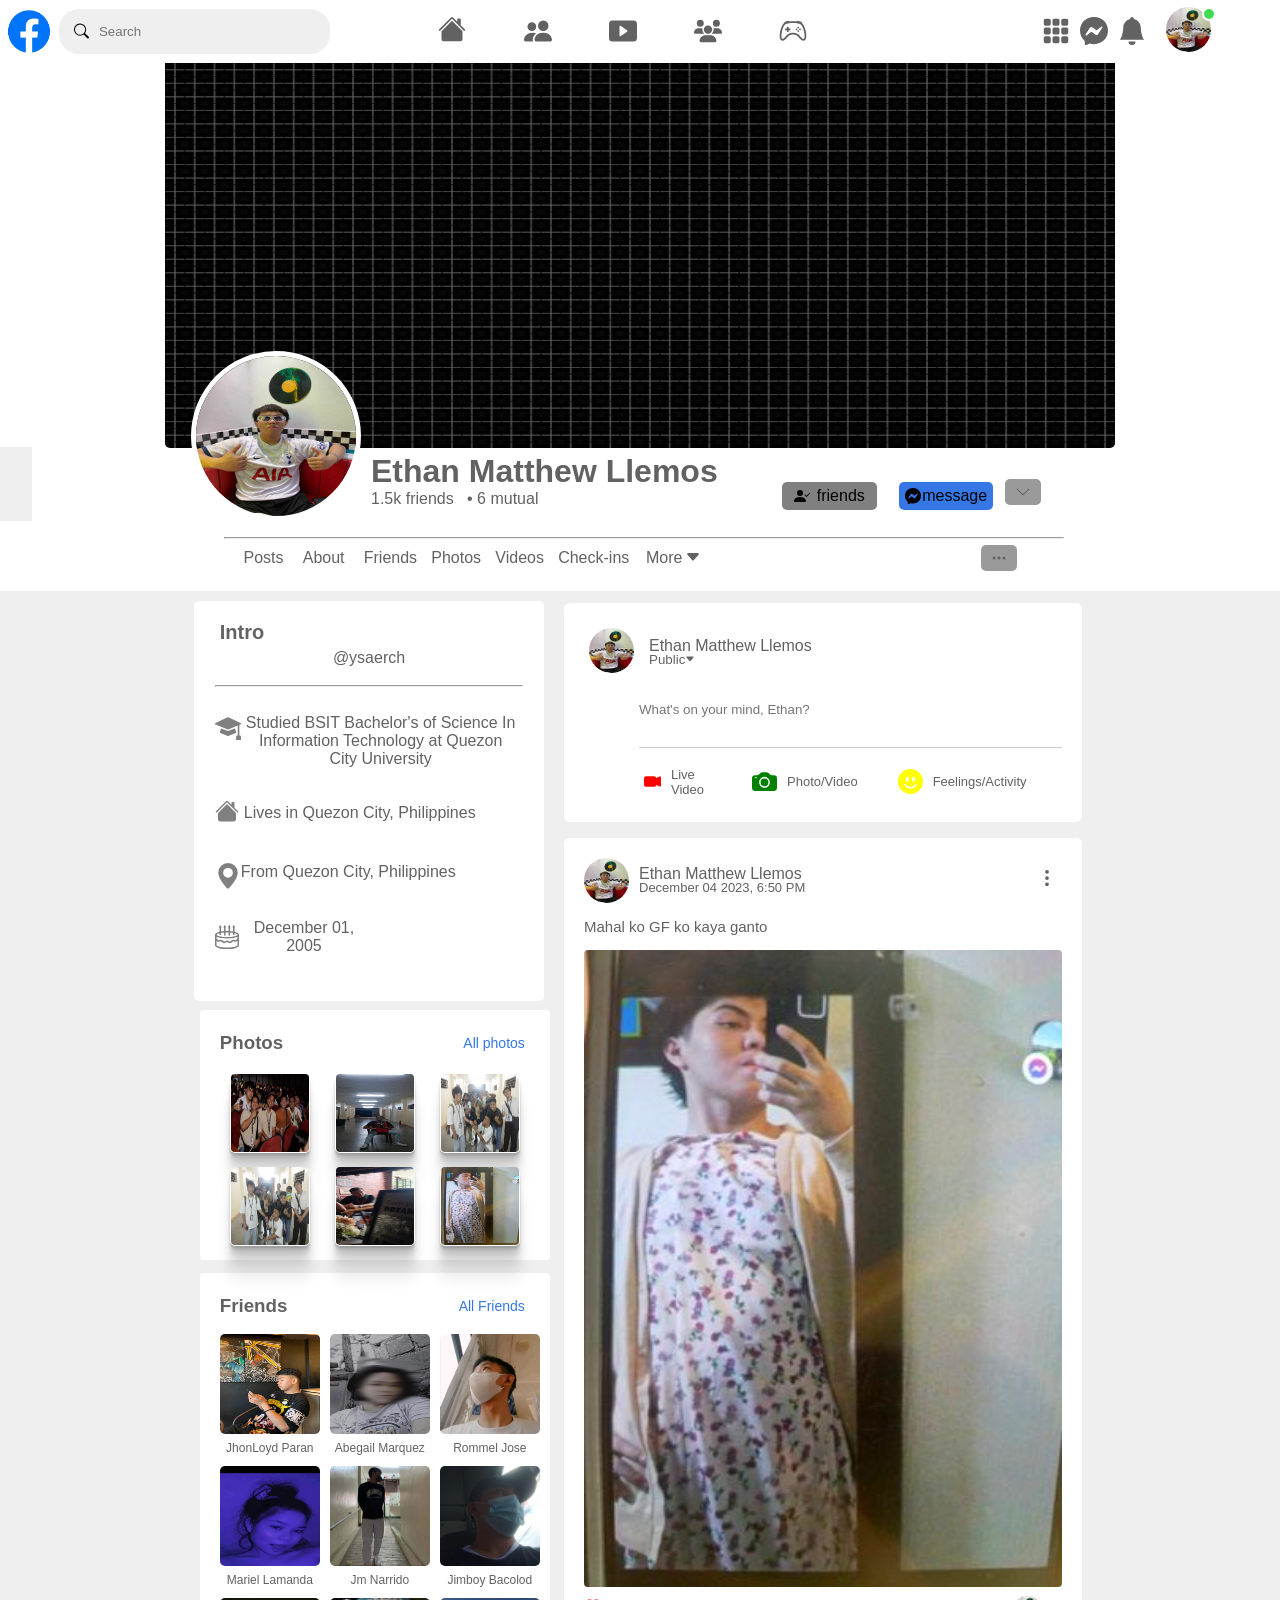
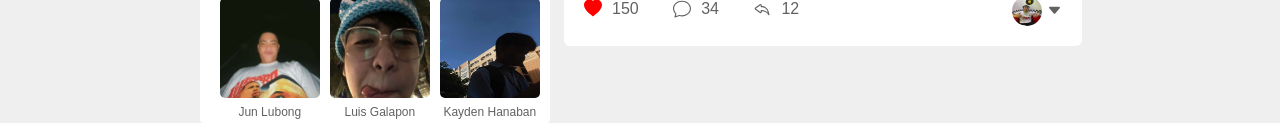
<file: ethan-profile-page.html>
<!DOCTYPE html>
<html lang="en">
<head>
    <meta charset="UTF-8">
    <meta name="viewport" content="width=device-width, initial-scale=1.0">
    <title>Ethan</title>
    <link rel="stylesheet" href="mariel-page.css">
</head>
<body>

  <nav>

    <div class="nav-left">
      <img src="Facebook-logo-600x319-removebg-preview.png" class="logo">
      <div class="search-box">
        <svg xmlns="http://www.w3.org/2000/svg" width="16" height="16" fill="currentColor" class="bi bi-search" viewBox="0 0 16 16">
          <path d="M11.742 10.344a6.5 6.5 0 1 0-1.397 1.398h-.001c.03.04.062.078.098.115l3.85 3.85a1 1 0 0 0 1.415-1.414l-3.85-3.85a1.007 1.007 0 0 0-.115-.1zM12 6.5a5.5 5.5 0 1 1-11 0 5.5 5.5 0 0 1 11 0z"/>
        </svg>
        <input type="text" placeholder="Search">
      </div>
    </div>

      <div class="nav-center">
      
          <a href="ethan-page.html"><svg xmlns="http://www.w3.org/2000/svg" width="30" height="30" fill="#626262" class="bi bi-house-fill" viewBox="0 0 16 16">
              <path d="M8.707 1.5a1 1 0 0 0-1.414 0L.646 8.146a.5.5 0 0 0 .708.708L8 2.207l6.646 6.647a.5.5 0 0 0 .708-.708L13 5.793V2.5a.5.5 0 0 0-.5-.5h-1a.5.5 0 0 0-.5.5v1.293L8.707 1.5Z"/>
              <path d="m8 3.293 6 6V13.5a1.5 1.5 0 0 1-1.5 1.5h-9A1.5 1.5 0 0 1 2 13.5V9.293l6-6Z"/>
            </svg></a>
          <svg xmlns="http://www.w3.org/2000/svg" width="30" height="30" fill="#626262" class="bi bi-people-fill" viewBox="0 0 16 16">
              <path d="M7 14s-1 0-1-1 1-4 5-4 5 3 5 4-1 1-1 1H7Zm4-6a3 3 0 1 0 0-6 3 3 0 0 0 0 6Zm-5.784 6A2.238 2.238 0 0 1 5 13c0-1.355.68-2.75 1.936-3.72A6.325 6.325 0 0 0 5 9c-4 0-5 3-5 4s1 1 1 1h4.216ZM4.5 8a2.5 2.5 0 1 0 0-5 2.5 2.5 0 0 0 0 5Z"/>
            </svg>
            <svg xmlns="http://www.w3.org/2000/svg" width="30" height="30" fill="#626262" class="bi bi-play-btn-fill" viewBox="0 0 16 16">
              <path d="M0 12V4a2 2 0 0 1 2-2h12a2 2 0 0 1 2 2v8a2 2 0 0 1-2 2H2a2 2 0 0 1-2-2zm6.79-6.907A.5.5 0 0 0 6 5.5v5a.5.5 0 0 0 .79.407l3.5-2.5a.5.5 0 0 0 0-.814l-3.5-2.5z"/>
            </svg>
          <svg xmlns="http://www.w3.org/2000/svg" height="30" width="30" fill="#626262" backgroud-color: white; viewBox="0 0 640 512">
              <path d="M144 0a80 80 0 1 1 0 160A80 80 0 1 1 144 0zM512 0a80 80 0 1 1 0 160A80 80 0 1 1 512 0zM0 298.7C0 239.8 47.8 192 106.7 192h42.7c15.9 0 31 3.5 44.6 9.7c-1.3 7.2-1.9 14.7-1.9 22.3c0 38.2 16.8 72.5 43.3 96c-.2 0-.4 0-.7 0H21.3C9.6 320 0 310.4 0 298.7zM405.3 320c-.2 0-.4 0-.7 0c26.6-23.5 43.3-57.8 43.3-96c0-7.6-.7-15-1.9-22.3c13.6-6.3 28.7-9.7 44.6-9.7h42.7C592.2 192 640 239.8 640 298.7c0 11.8-9.6 21.3-21.3 21.3H405.3zM224 224a96 96 0 1 1 192 0 96 96 0 1 1 -192 0zM128 485.3C128 411.7 187.7 352 261.3 352H378.7C452.3 352 512 411.7 512 485.3c0 14.7-11.9 26.7-26.7 26.7H154.7c-14.7 0-26.7-11.9-26.7-26.7z"/>
            </svg>
          <svg xmlns="http://www.w3.org/2000/svg" width="30" height="30" fill="#626262" class="bi bi-controller" viewBox="0 0 16 16">
              <path d="M11.5 6.027a.5.5 0 1 1-1 0 .5.5 0 0 1 1 0zm-1.5 1.5a.5.5 0 1 0 0-1 .5.5 0 0 0 0 1zm2.5-.5a.5.5 0 1 1-1 0 .5.5 0 0 1 1 0zm-1.5 1.5a.5.5 0 1 0 0-1 .5.5 0 0 0 0 1zm-6.5-3h1v1h1v1h-1v1h-1v-1h-1v-1h1v-1z"/>
              <path d="M3.051 3.26a.5.5 0 0 1 .354-.613l1.932-.518a.5.5 0 0 1 .62.39c.655-.079 1.35-.117 2.043-.117.72 0 1.443.041 2.12.126a.5.5 0 0 1 .622-.399l1.932.518a.5.5 0 0 1 .306.729c.14.09.266.19.373.297.408.408.78 1.05 1.095 1.772.32.733.599 1.591.805 2.466.206.875.34 1.78.364 2.606.024.816-.059 1.602-.328 2.21a1.42 1.42 0 0 1-1.445.83c-.636-.067-1.115-.394-1.513-.773-.245-.232-.496-.526-.739-.808-.126-.148-.25-.292-.368-.423-.728-.804-1.597-1.527-3.224-1.527-1.627 0-2.496.723-3.224 1.527-.119.131-.242.275-.368.423-.243.282-.494.575-.739.808-.398.38-.877.706-1.513.773a1.42 1.42 0 0 1-1.445-.83c-.27-.608-.352-1.395-.329-2.21.024-.826.16-1.73.365-2.606.206-.875.486-1.733.805-2.466.315-.722.687-1.364 1.094-1.772a2.34 2.34 0 0 1 .433-.335.504.504 0 0 1-.028-.079zm2.036.412c-.877.185-1.469.443-1.733.708-.276.276-.587.783-.885 1.465a13.748 13.748 0 0 0-.748 2.295 12.351 12.351 0 0 0-.339 2.406c-.022.755.062 1.368.243 1.776a.42.42 0 0 0 .426.24c.327-.034.61-.199.929-.502.212-.202.4-.423.615-.674.133-.156.276-.323.44-.504C4.861 9.969 5.978 9.027 8 9.027s3.139.942 3.965 1.855c.164.181.307.348.44.504.214.251.403.472.615.674.318.303.601.468.929.503a.42.42 0 0 0 .426-.241c.18-.408.265-1.02.243-1.776a12.354 12.354 0 0 0-.339-2.406 13.753 13.753 0 0 0-.748-2.295c-.298-.682-.61-1.19-.885-1.465-.264-.265-.856-.523-1.733-.708-.85-.179-1.877-.27-2.913-.27-1.036 0-2.063.091-2.913.27z"/>
            </svg>
      
      </div>

      <div class="nav-right">
        
        <svg xmlns="http://www.w3.org/2000/svg" width="28" height="28" fill="#626262" class="bi bi-grid-3x3-gap-fill" viewBox="0 0 16 16">
              <path d="M1 2a1 1 0 0 1 1-1h2a1 1 0 0 1 1 1v2a1 1 0 0 1-1 1H2a1 1 0 0 1-1-1zm5 0a1 1 0 0 1 1-1h2a1 1 0 0 1 1 1v2a1 1 0 0 1-1 1H7a1 1 0 0 1-1-1zm5 0a1 1 0 0 1 1-1h2a1 1 0 0 1 1 1v2a1 1 0 0 1-1 1h-2a1 1 0 0 1-1-1zM1 7a1 1 0 0 1 1-1h2a1 1 0 0 1 1 1v2a1 1 0 0 1-1 1H2a1 1 0 0 1-1-1zm5 0a1 1 0 0 1 1-1h2a1 1 0 0 1 1 1v2a1 1 0 0 1-1 1H7a1 1 0 0 1-1-1zm5 0a1 1 0 0 1 1-1h2a1 1 0 0 1 1 1v2a1 1 0 0 1-1 1h-2a1 1 0 0 1-1-1zM1 12a1 1 0 0 1 1-1h2a1 1 0 0 1 1 1v2a1 1 0 0 1-1 1H2a1 1 0 0 1-1-1zm5 0a1 1 0 0 1 1-1h2a1 1 0 0 1 1 1v2a1 1 0 0 1-1 1H7a1 1 0 0 1-1-1zm5 0a1 1 0 0 1 1-1h2a1 1 0 0 1 1 1v2a1 1 0 0 1-1 1h-2a1 1 0 0 1-1-1z"/>
            </svg>
          <svg xmlns="http://www.w3.org/2000/svg" width="28" height="28" fill="#626262" class="bi bi-messenger" viewBox="0 0 16 16">
              <path d="M0 7.76C0 3.301 3.493 0 8 0s8 3.301 8 7.76-3.493 7.76-8 7.76c-.81 0-1.586-.107-2.316-.307a.639.639 0 0 0-.427.03l-1.588.702a.64.64 0 0 1-.898-.566l-.044-1.423a.639.639 0 0 0-.215-.456C.956 12.108 0 10.092 0 7.76m5.546-1.459-2.35 3.728c-.225.358.214.761.551.506l2.525-1.916a.48.48 0 0 1 .578-.002l1.869 1.402a1.2 1.2 0 0 0 1.735-.32l2.35-3.728c.226-.358-.214-.761-.551-.506L9.728 7.381a.48.48 0 0 1-.578.002L7.281 5.98a1.2 1.2 0 0 0-1.735.32z"/>
            </svg>
          <svg xmlns="http://www.w3.org/2000/svg" width="28" height="28" fill="#626262" class="bi bi-bell-fill" viewBox="0 0 16 16">
              <path d="M8 16a2 2 0 0 0 2-2H6a2 2 0 0 0 2 2m.995-14.901a1 1 0 1 0-1.99 0A5.002 5.002 0 0 0 3 6c0 1.098-.5 6-2 7h14c-1.5-1-2-5.902-2-7 0-2.42-1.72-4.44-4.005-4.901z"/>
            </svg>
        
        </div>
        <div class="nav-user-icon online" onclick="settingsMenuToggle()">
          <img src="tan.jpg">
        </div>

           <!----settings-menu drop down----->

        <div class="settings-menu">

          <div id="dark-btn" class=".dark-btn-on">
            <span></span>
          </div>
  
            <div class="settings-menu-inner">
              <div class="user-profile">
                <img src="tan.jpg" style="width: 45px; height: 45px;">
                <div>
                  <p>Ethan Matthew Llemos</p>
                  <a href="#">See your profile</a>
                </div>
             </div>
                <hr>
                <div class="user-profile1">
                  <svg xmlns="http://www.w3.org/2000/svg" width="35" height="35" fill="currentColor" class="bi bi-chat-left-text-fill" viewBox="0 0 16 16">
                    <path d="M0 2a2 2 0 0 1 2-2h12a2 2 0 0 1 2 2v8a2 2 0 0 1-2 2H4.414a1 1 0 0 0-.707.293L.854 15.146A.5.5 0 0 1 0 14.793zm3.5 1a.5.5 0 0 0 0 1h9a.5.5 0 0 0 0-1zm0 2.5a.5.5 0 0 0 0 1h9a.5.5 0 0 0 0-1zm0 2.5a.5.5 0 0 0 0 1h5a.5.5 0 0 0 0-1z"/>
                  </svg>
                  <div>
                    <p>Give Feedback</p>
                    <a href="#">Help us to improve the new design</a>
                  </div>
              </div>
              <hr>
  
              <div class="settings-links">
                <svg xmlns="http://www.w3.org/2000/svg" width="25" height="25" fill="currentColor" class="bi bi-gear-fill" viewBox="0 0 16 16">
                  <path d="M9.405 1.05c-.413-1.4-2.397-1.4-2.81 0l-.1.34a1.464 1.464 0 0 1-2.105.872l-.31-.17c-1.283-.698-2.686.705-1.987 1.987l.169.311c.446.82.023 1.841-.872 2.105l-.34.1c-1.4.413-1.4 2.397 0 2.81l.34.1a1.464 1.464 0 0 1 .872 2.105l-.17.31c-.698 1.283.705 2.686 1.987 1.987l.311-.169a1.464 1.464 0 0 1 2.105.872l.1.34c.413 1.4 2.397 1.4 2.81 0l.1-.34a1.464 1.464 0 0 1 2.105-.872l.31.17c1.283.698 2.686-.705 1.987-1.987l-.169-.311a1.464 1.464 0 0 1 .872-2.105l.34-.1c1.4-.413 1.4-2.397 0-2.81l-.34-.1a1.464 1.464 0 0 1-.872-2.105l.17-.31c.698-1.283-.705-2.686-1.987-1.987l-.311.169a1.464 1.464 0 0 1-2.105-.872l-.1-.34zM8 10.93a2.929 2.929 0 1 1 0-5.86 2.929 2.929 0 0 1 0 5.858z"/>
                </svg>
                <a href="#">Setting and Privacy<svg xmlns="http://www.w3.org/2000/svg" width="15px" height="15px" fill="currentColor" class="bi bi-chevron-right" viewBox="0 0 16 16">
                  <path fill-rule="evenodd" d="M4.646 1.646a.5.5 0 0 1 .708 0l6 6a.5.5 0 0 1 0 .708l-6 6a.5.5 0 0 1-.708-.708L10.293 8 4.646 2.354a.5.5 0 0 1 0-.708z"/>
                </svg></a>
              </div>
              <div class="settings-links">
                <svg xmlns="http://www.w3.org/2000/svg" width="25" height="25" fill="currentColor" class="bi bi-question-circle-fill" viewBox="0 0 16 16">
                  <path d="M16 8A8 8 0 1 1 0 8a8 8 0 0 1 16 0M5.496 6.033h.825c.138 0 .248-.113.266-.25.09-.656.54-1.134 1.342-1.134.686 0 1.314.343 1.314 1.168 0 .635-.374.927-.965 1.371-.673.489-1.206 1.06-1.168 1.987l.003.217a.25.25 0 0 0 .25.246h.811a.25.25 0 0 0 .25-.25v-.105c0-.718.273-.927 1.01-1.486.609-.463 1.244-.977 1.244-2.056 0-1.511-1.276-2.241-2.673-2.241-1.267 0-2.655.59-2.75 2.286a.237.237 0 0 0 .241.247zm2.325 6.443c.61 0 1.029-.394 1.029-.927 0-.552-.42-.94-1.029-.94-.584 0-1.009.388-1.009.94 0 .533.425.927 1.01.927z"/>
                </svg>
                <a href="#">Help and Support<svg xmlns="http://www.w3.org/2000/svg" width="15px" height="15px" fill="currentColor" class="bi bi-chevron-right" viewBox="0 0 16 16">
                  <path fill-rule="evenodd" d="M4.646 1.646a.5.5 0 0 1 .708 0l6 6a.5.5 0 0 1 0 .708l-6 6a.5.5 0 0 1-.708-.708L10.293 8 4.646 2.354a.5.5 0 0 1 0-.708z"/>
                </svg></a>
              </div>
              <div class="settings-links">
                <svg xmlns="http://www.w3.org/2000/svg" width="25" height="25" fill="currentColor" class="bi bi-moon-fill" viewBox="0 0 16 16">
                  <path d="M6 .278a.768.768 0 0 1 .08.858 7.208 7.208 0 0 0-.878 3.46c0 4.021 3.278 7.277 7.318 7.277.527 0 1.04-.055 1.533-.16a.787.787 0 0 1 .81.316.733.733 0 0 1-.031.893A8.349 8.349 0 0 1 8.344 16C3.734 16 0 12.286 0 7.71 0 4.266 2.114 1.312 5.124.06A.752.752 0 0 1 6 .278"/>
                </svg>
                <a href="#">Display and Accessibility<svg xmlns="http://www.w3.org/2000/svg" width="15px" height="15px" fill="currentColor" class="bi bi-chevron-right" viewBox="0 0 16 16">
                  <path fill-rule="evenodd" d="M4.646 1.646a.5.5 0 0 1 .708 0l6 6a.5.5 0 0 1 0 .708l-6 6a.5.5 0 0 1-.708-.708L10.293 8 4.646 2.354a.5.5 0 0 1 0-.708z"/>
                </svg></a> 
              </div>
              <div class="settings-links">
                <svg xmlns="http://www.w3.org/2000/svg" width="25" height="25" fill="currentColor" class="bi bi-box-arrow-right" viewBox="0 0 16 16">
                  <path fill-rule="evenodd" d="M10 12.5a.5.5 0 0 1-.5.5h-8a.5.5 0 0 1-.5-.5v-9a.5.5 0 0 1 .5-.5h8a.5.5 0 0 1 .5.5v2a.5.5 0 0 0 1 0v-2A1.5 1.5 0 0 0 9.5 2h-8A1.5 1.5 0 0 0 0 3.5v9A1.5 1.5 0 0 0 1.5 14h8a1.5 1.5 0 0 0 1.5-1.5v-2a.5.5 0 0 0-1 0z"/>
                  <path fill-rule="evenodd" d="M15.854 8.354a.5.5 0 0 0 0-.708l-3-3a.5.5 0 0 0-.708.708L14.293 7.5H5.5a.5.5 0 0 0 0 1h8.793l-2.147 2.146a.5.5 0 0 0 .708.708l3-3z"/>
                </svg>
                <a href="#">Log Out<svg xmlns="http://www.w3.org/2000/svg" width="25" height="25" fill="currentColor" class="bi bi-chevron-right" viewBox="0 0 16 16">
                  <path fill-rule="evenodd" d="M4.646 1.646a.5.5 0 0 1 .708 0l6 6a.5.5 0 0 1 0 .708l-6 6a.5.5 0 0 1-.708-.708L10.293 8 4.646 2.354a.5.5 0 0 1 0-.708z"/>
                </svg></a>
              </div>
  
            </div>
          </div>
      </nav>

     <main>
     
      <div class="cover-photo-container">
        <img src="loyd-bg.jpg" class="cover-photo1">
        
    </div>
    <main id="profile">
        
         <div class="profile-container">
            
            <img src="tan.jpg" class="profile-pic1">

                <div class="name">
                    <h1><strong>Ethan Matthew Llemos</strong></h1>
                    <div class="friends1">
                        <p>1.5k friends &nbsp; • 6 mutual</p>
                    </div>
                    

                </div>
                <div class="right">
                    <p class="right-friends">
                        <svg xmlns="http://www.w3.org/2000/svg" width="16" height="16" fill="currentColor" class="bi bi-person-check-fill" viewBox="0 0 16 16">
                            <path fill-rule="evenodd" d="M15.854 5.146a.5.5 0 0 1 0 .708l-3 3a.5.5 0 0 1-.708 0l-1.5-1.5a.5.5 0 0 1 .708-.708L12.5 7.793l2.646-2.647a.5.5 0 0 1 .708 0z"/>
                            <path d="M1 14s-1 0-1-1 1-4 6-4 6 3 6 4-1 1-1 1H1zm5-6a3 3 0 1 0 0-6 3 3 0 0 0 0 6z"/>
                          </svg>friends
                    </p>
                    <p class="message">
                        <svg xmlns="http://www.w3.org/2000/svg" width="16" height="16" fill="currentColor" class="bi bi-messenger" viewBox="0 0 16 16">
                            <path d="M0 7.76C0 3.301 3.493 0 8 0s8 3.301 8 7.76-3.493 7.76-8 7.76c-.81 0-1.586-.107-2.316-.307a.639.639 0 0 0-.427.03l-1.588.702a.64.64 0 0 1-.898-.566l-.044-1.423a.639.639 0 0 0-.215-.456C.956 12.108 0 10.092 0 7.76zm5.546-1.459-2.35 3.728c-.225.358.214.761.551.506l2.525-1.916a.48.48 0 0 1 .578-.002l1.869 1.402a1.2 1.2 0 0 0 1.735-.32l2.35-3.728c.226-.358-.214-.761-.551-.506L9.728 7.381a.48.48 0 0 1-.578.002L7.281 5.98a1.2 1.2 0 0 0-1.735.32z"/>
                          </svg>message
                    </p>
                    <p class="more">
                        <svg xmlns="http://www.w3.org/2000/svg" width="36" height="26" fill="#626262" class="bi bi-chevron-down" viewBox="0 0 16 16">
                          <path fill-rule="evenodd" d="M1.646 4.646a.5.5 0 0 1 .708 0L8 10.293l5.646-5.647a.5.5 0 0 1 .708.708l-6 6a.5.5 0 0 1-.708 0l-6-6a.5.5 0 0 1 0-.708z"/>
                        </svg>
                    </p>
                </div>
                
        
        </main>
        <br>
        <hr class="hreee">
         <div class="container-about-etc">
        <div class="about-etc">
                
          <hr class="hr2">
                <div class="left-about">
                    <div class="span">
                        <span>Posts</span><span><a href="#about">About</a></span><span>Friends</span><span>Photos</span><span>Videos</span><span>Check-ins</span><span class="span-more">More<svg xmlns="http://www.w3.org/2000/svg" width="16" height="16" fill="currentColor" class="bi bi-caret-down-fill" viewBox="0 0 16 16">
                          <path d="M7.247 11.14 2.451 5.658C1.885 5.013 2.345 4 3.204 4h9.592a1 1 0 0 1 .753 1.659l-4.796 5.48a1 1 0 0 1-1.506 0z"/>
                        </svg></span>
                    </div>
                        <div class="three-dots">
                            <svg xmlns="http://www.w3.org/2000/svg" width="36" height="26" fill="currentColor" class="bi bi-three-dots" viewBox="0 0 16 16">
                                <path d="M3 9.5a1.5 1.5 0 1 1 0-3 1.5 1.5 0 0 1 0 3zm5 0a1.5 1.5 0 1 1 0-3 1.5 1.5 0 0 1 0 3zm5 0a1.5 1.5 0 1 1 0-3 1.5 1.5 0 0 1 0 3z"/>
                              </svg>
                        </div>
                 </div>
                 
        </div>
        </div>
     </div>
       <main>
        <section class="lower-page">
        <div class="main-container">
            <div class="main-left">
                    <span class="intro"><strong>Intro</strong></span>
                    <div class="bio">
                        <p>@ysaerch</p> <br>
                        <p></p>
                        <hr>
                        <div class="school">
                            <div class="school-details">
                            <div class="school-icon"><svg xmlns="http://www.w3.org/2000/svg" width="26" height="26" fill="gray" class="bi bi-mortarboard-fill" viewBox="0 0 16 16">
                                <path d="M8.211 2.047a.5.5 0 0 0-.422 0l-7.5 3.5a.5.5 0 0 0 .025.917l7.5 3a.5.5 0 0 0 .372 0L14 7.14V13a1 1 0 0 0-1 1v2h3v-2a1 1 0 0 0-1-1V6.739l.686-.275a.5.5 0 0 0 .025-.917l-7.5-3.5Z"/>
                                <path d="M4.176 9.032a.5.5 0 0 0-.656.327l-.5 1.7a.5.5 0 0 0 .294.605l4.5 1.8a.5.5 0 0 0 .372 0l4.5-1.8a.5.5 0 0 0 .294-.605l-.5-1.7a.5.5 0 0 0-.656-.327L8 10.466 4.176 9.032Z"/>
                              </svg></div>
                              <div class="jojo-container">
                                    <span class="jojo">Studied BSIT Bachelor's of Science In</span>
                                    <span class="jojo">Information Technology at Quezon</span>
                                    <span class="jojo">City University</span>
                              </div>

                            </div>
                            <div class="home-details">
                                <div class="home icon"><svg xmlns="http://www.w3.org/2000/svg" width="24" height="24" fill="gray" class="bi bi-house-fill" viewBox="0 0 16 16">
                                    <path d="M8.707 1.5a1 1 0 0 0-1.414 0L.646 8.146a.5.5 0 0 0 .708.708L8 2.207l6.646 6.647a.5.5 0 0 0 .708-.708L13 5.793V2.5a.5.5 0 0 0-.5-.5h-1a.5.5 0 0 0-.5.5v1.293L8.707 1.5Z"/>
                                    <path d="m8 3.293 6 6V13.5a1.5 1.5 0 0 1-1.5 1.5h-9A1.5 1.5 0 0 1 2 13.5V9.293l6-6Z"/>
                                  </svg></div>
                                <div class="location"> Lives in Quezon City, Philippines</div>
                                    
                            </div>
                                <div class="location">
                                    <div class="location-icon"><svg xmlns="http://www.w3.org/2000/svg" width="26" height="26" fill="gray" class="bi bi-geo-alt-fill" viewBox="0 0 16 16">
                                        <path d="M8 16s6-5.686 6-10A6 6 0 0 0 2 6c0 4.314 6 10 6 10zm0-7a3 3 0 1 1 0-6 3 3 0 0 1 0 6z"/>
                                      </svg></div>
                                      <p>From Quezon City, Philippines</p>
                                </div>
                            </div>
                            <div class="birthdate">
                                <svg xmlns="http://www.w3.org/2000/svg" width="26" height="26" fill="gray" class="bi bi-cake2" viewBox="0 0 16 16">
                                    <path d="m3.494.013-.595.79A.747.747 0 0 0 3 1.814v2.683c-.149.034-.293.07-.432.107-.702.187-1.305.418-1.745.696C.408 5.56 0 5.954 0 6.5v7c0 .546.408.94.823 1.201.44.278 1.043.51 1.745.696C3.978 15.773 5.898 16 8 16c2.102 0 4.022-.227 5.432-.603.701-.187 1.305-.418 1.745-.696.415-.261.823-.655.823-1.201v-7c0-.546-.408-.94-.823-1.201-.44-.278-1.043-.51-1.745-.696A12.418 12.418 0 0 0 13 4.496v-2.69a.747.747 0 0 0 .092-1.004l-.598-.79-.595.792A.747.747 0 0 0 12 1.813V4.3a22.03 22.03 0 0 0-2-.23V1.806a.747.747 0 0 0 .092-1.004l-.598-.79-.595.792A.747.747 0 0 0 9 1.813v2.204a28.708 28.708 0 0 0-2 0V1.806A.747.747 0 0 0 7.092.802l-.598-.79-.595.792A.747.747 0 0 0 6 1.813V4.07c-.71.05-1.383.129-2 .23V1.806A.747.747 0 0 0 4.092.802l-.598-.79Zm-.668 5.556L3 5.524v.967c.311.074.646.141 1 .201V5.315a21.05 21.05 0 0 1 2-.242v1.855c.325.024.659.042 1 .054V5.018a27.685 27.685 0 0 1 2 0v1.964c.341-.012.675-.03 1-.054V5.073c.72.054 1.393.137 2 .242v1.377c.354-.06.689-.127 1-.201v-.967l.175.045c.655.175 1.15.374 1.469.575.344.217.356.35.356.356 0 .006-.012.139-.356.356-.319.2-.814.4-1.47.575C11.87 7.78 10.041 8 8 8c-2.04 0-3.87-.221-5.174-.569-.656-.175-1.151-.374-1.47-.575C1.012 6.639 1 6.506 1 6.5c0-.006.012-.139.356-.356.319-.2.814-.4 1.47-.575ZM15 7.806v1.027l-.68.907a.938.938 0 0 1-1.17.276 1.938 1.938 0 0 0-2.236.363l-.348.348a1 1 0 0 1-1.307.092l-.06-.044a2 2 0 0 0-2.399 0l-.06.044a1 1 0 0 1-1.306-.092l-.35-.35a1.935 1.935 0 0 0-2.233-.362.935.935 0 0 1-1.168-.277L1 8.82V7.806c.42.232.956.428 1.568.591C3.978 8.773 5.898 9 8 9c2.102 0 4.022-.227 5.432-.603.612-.163 1.149-.36 1.568-.591Zm0 2.679V13.5c0 .006-.012.139-.356.355-.319.202-.814.401-1.47.576C11.87 14.78 10.041 15 8 15c-2.04 0-3.87-.221-5.174-.569-.656-.175-1.151-.374-1.47-.575-.344-.217-.356-.35-.356-.356v-3.02a1.935 1.935 0 0 0 2.298.43.935.935 0 0 1 1.08.175l.348.349a2 2 0 0 0 2.615.185l.059-.044a1 1 0 0 1 1.2 0l.06.044a2 2 0 0 0 2.613-.185l.348-.348a.938.938 0 0 1 1.082-.175c.781.39 1.718.208 2.297-.426Z"/>
                                  </svg> <p> December 01, 2005</p>
                            </div>

                            <div class="profile-intro">
                              <div class="title-box">
                                  <h3>Photos</h3>
                                  <a href="">All photos</a>
                              </div>
                              <div class="photo-box">
                                  <div><img src="kulto boys.jpg"></div>
                                  <div><img src="jm1.jpg"></div>
                                  <div><img src="kulto1.jpg"></div>
                                  <div><img src="kulto2.jpg"></div>
                                  <div><img src="mm.jpg"></div>
                                  <div><img src="tan1.jpg"></div>
                              </div>
                          </div>
              
                          <div class="profile-intro1">
                            <div class="title-box1">
                                <h3>Friends</h3>
                                <a href="">All Friends</a>
                            </div>
                            <div class="photo-box1">
                                  <div><img src="loyd.jpg"><span>JhonLoyd Paran</span></div>
                                  <div><img src="abby.jpg"><span>Abegail Marquez</span></div>
                                  <div><img src="mel.jpg"><span>Rommel Jose</span></div>
                                  <div><img src="maye.jpg"><span>Mariel Lamanda</span></div>
                                  <div><img src="jm.jpg"><span>Jm Narrido</span></div>
                                  <div><img src="jb.jpg"><span>Jimboy Bacolod</span></div>
                                  <div><img src="jun.jpg"><span>Jun Lubong</span></div>
                                  <div><img src="uis.jpg"><span>Luis Galapon</span></div>
                                  <div><img src="kay.jpg"><span>Kayden Hanaban</span></div>


                              </div>
                            
                        </div>
            
                    </div>

          </div>
            <div class="main-right">
                <div class="r">

                  <div class="write-post-container">
                    <div class="user-profile2">
                      <a href="ethan-profile-page.html"> <img src="tan.jpg" style="width: 45px; height: 45px;"></a>
                      <div>
                        <p>Ethan Matthew Llemos</p>
                        <small>Public<svg xmlns="http://www.w3.org/2000/svg" width="10" height="10" fill="currentColor" class="bi bi-caret-down-fill" viewBox="0 0 16 16">
                          <path d="M7.247 11.14 2.451 5.658C1.885 5.013 2.345 4 3.204 4h9.592a1 1 0 0 1 .753 1.659l-4.796 5.48a1 1 0 0 1-1.506 0z"/>
                        </svg></small>
                      </div>
                    </div>
           
                    <div class="post-input-container">
                      <textarea rows="3" placeholder="What's on your mind, Ethan?"></textarea>
          
                      <div class="add-post-links">
                        <a href="#"><svg xmlns="http://www.w3.org/2000/svg" width="25" height="25" fill="#ff0000" class="bi bi-camera-video-fill" viewBox="0 0 16 16">
                          <path fill-rule="evenodd" d="M0 5a2 2 0 0 1 2-2h7.5a2 2 0 0 1 1.983 1.738l3.11-1.382A1 1 0 0 1 16 4.269v7.462a1 1 0 0 1-1.406.913l-3.111-1.382A2 2 0 0 1 9.5 13H2a2 2 0 0 1-2-2V5z"/>
                        </svg> Live Video </a>
                        <a href="#"><svg xmlns="http://www.w3.org/2000/svg" width="25" height="25" fill="#008000" class="bi bi-camera-fill" viewBox="0 0 16 16">
                          <path d="M10.5 8.5a2.5 2.5 0 1 1-5 0 2.5 2.5 0 0 1 5 0z"/>
                          <path d="M2 4a2 2 0 0 0-2 2v6a2 2 0 0 0 2 2h12a2 2 0 0 0 2-2V6a2 2 0 0 0-2-2h-1.172a2 2 0 0 1-1.414-.586l-.828-.828A2 2 0 0 0 9.172 2H6.828a2 2 0 0 0-1.414.586l-.828.828A2 2 0 0 1 3.172 4H2zm.5 2a.5.5 0 1 1 0-1 .5.5 0 0 1 0 1zm9 2.5a3.5 3.5 0 1 1-7 0 3.5 3.5 0 0 1 7 0z"/>
                        </svg>Photo/Video</a> 
                        <a href="#"><svg xmlns="http://www.w3.org/2000/svg" width="25" height="25" fill="#ffff00" class="bi bi-emoji-smile-fill" viewBox="0 0 16 16">
                          <path d="M8 16A8 8 0 1 0 8 0a8 8 0 0 0 0 16zM7 6.5C7 7.328 6.552 8 6 8s-1-.672-1-1.5S5.448 5 6 5s1 .672 1 1.5zM4.285 9.567a.5.5 0 0 1 .683.183A3.498 3.498 0 0 0 8 11.5a3.498 3.498 0 0 0 3.032-1.75.5.5 0 1 1 .866.5A4.498 4.498 0 0 1 8 12.5a4.498 4.498 0 0 1-3.898-2.25.5.5 0 0 1 .183-.683zM10 8c-.552 0-1-.672-1-1.5S9.448 5 10 5s1 .672 1 1.5S10.552 8 10 8z"/>
                        </svg>Feelings/Activity</a>
                      </div>
                    </div>
                  </div>
             
                  <div class="post-container1">
                    <div class="post-row">
                      <div class="user-profile">
                        <img src="tan.jpg" style="width: 45px; height: 45px;">
                        <div>
                          <p>Ethan Matthew Llemos</p>
                          <span>December 04 2023, 6:50 PM</span>
                        </div>
                      </div>
                      <a href="#"><svg xmlns="http://www.w3.org/2000/svg" width="20" height="20" fill="currentColor" class="bi bi-three-dots-vertical" viewBox="0 0 16 16">
                        <path d="M9.5 13a1.5 1.5 0 1 1-3 0 1.5 1.5 0 0 1 3 0zm0-5a1.5 1.5 0 1 1-3 0 1.5 1.5 0 0 1 3 0zm0-5a1.5 1.5 0 1 1-3 0 1.5 1.5 0 0 1 3 0z"/>
                      </svg></a>
                    </div>
                    
                    <p class="post-text"><span></span>Mahal ko GF ko kaya ganto</p>
                    <img src="tan1.jpg" class="post-img">
        
                    <div class="post-row">
                      <div class="activity-icons">
                        <div><svg xmlns="http://www.w3.org/2000/svg" width="25" height="25" fill="ff0000" class="bi bi-heart-fill" viewBox="0 0 16 16">
                          <path fill-rule="evenodd" d="M8 1.314C12.438-3.248 23.534 4.735 8 15-7.534 4.736 3.562-3.248 8 1.314z"/>
                        </svg> 150</div>
                          <div><svg xmlns="http://www.w3.org/2000/svg" width="25" height="25" fill="currentColor" class="bi bi-chat" viewBox="0 0 16 16">
                            <path d="M2.678 11.894a1 1 0 0 1 .287.801 10.97 10.97 0 0 1-.398 2c1.395-.323 2.247-.697 2.634-.893a1 1 0 0 1 .71-.074A8.06 8.06 0 0 0 8 14c3.996 0 7-2.807 7-6 0-3.192-3.004-6-7-6S1 4.808 1 8c0 1.468.617 2.83 1.678 3.894zm-.493 3.905a21.682 21.682 0 0 1-.713.129c-.2.032-.352-.176-.273-.362a9.68 9.68 0 0 0 .244-.637l.003-.01c.248-.72.45-1.548.524-2.319C.743 11.37 0 9.76 0 8c0-3.866 3.582-7 8-7s8 3.134 8 7-3.582 7-8 7a9.06 9.06 0 0 1-2.347-.306c-.52.263-1.639.742-3.468 1.105z"/>
                          </svg>34</div>
                          <div><svg xmlns="http://www.w3.org/2000/svg" width="25" height="25" fill="currentColor" class="bi bi-reply" viewBox="0 0 16 16">
                            <path d="M6.598 5.013a.144.144 0 0 1 .202.134V6.3a.5.5 0 0 0 .5.5c.667 0 2.013.005 3.3.822.984.624 1.99 1.76 2.595 3.876-1.02-.983-2.185-1.516-3.205-1.799a8.74 8.74 0 0 0-1.921-.306 7.404 7.404 0 0 0-.798.008h-.013l-.005.001h-.001L7.3 9.9l-.05-.498a.5.5 0 0 0-.45.498v1.153c0 .108-.11.176-.202.134L2.614 8.254a.503.503 0 0 0-.042-.028.147.147 0 0 1 0-.252.499.499 0 0 0 .042-.028l3.984-2.933zM7.8 10.386c.068 0 .143.003.223.006.434.02 1.034.086 1.7.271 1.326.368 2.896 1.202 3.94 3.08a.5.5 0 0 0 .933-.305c-.464-3.71-1.886-5.662-3.46-6.66-1.245-.79-2.527-.942-3.336-.971v-.66a1.144 1.144 0 0 0-1.767-.96l-3.994 2.94a1.147 1.147 0 0 0 0 1.946l3.994 2.94a1.144 1.144 0 0 0 1.767-.96v-.667z"/>
                          </svg>12</div>
                      </div>
                      <div class="post-profile-icon">
                        <img src="tan.jpg" style="width: 30px;" height="30px"><svg xmlns="http://www.w3.org/2000/svg" width="15" height="15" fill="currentColor" class="bi bi-caret-down-fill" viewBox="0 0 16 16">
                          <path d="M7.247 11.14 2.451 5.658C1.885 5.013 2.345 4 3.204 4h9.592a1 1 0 0 1 .753 1.659l-4.796 5.48a1 1 0 0 1-1.506 0z"/>
                        </svg>
                      </div>
                    </div>
        
                  </div>
        
                            
                  </div>    
              </div>
        </div>

      </section>
    </main>

      <script src="drop-down-toggle.js"></script>

    </body>
</html>
</file>
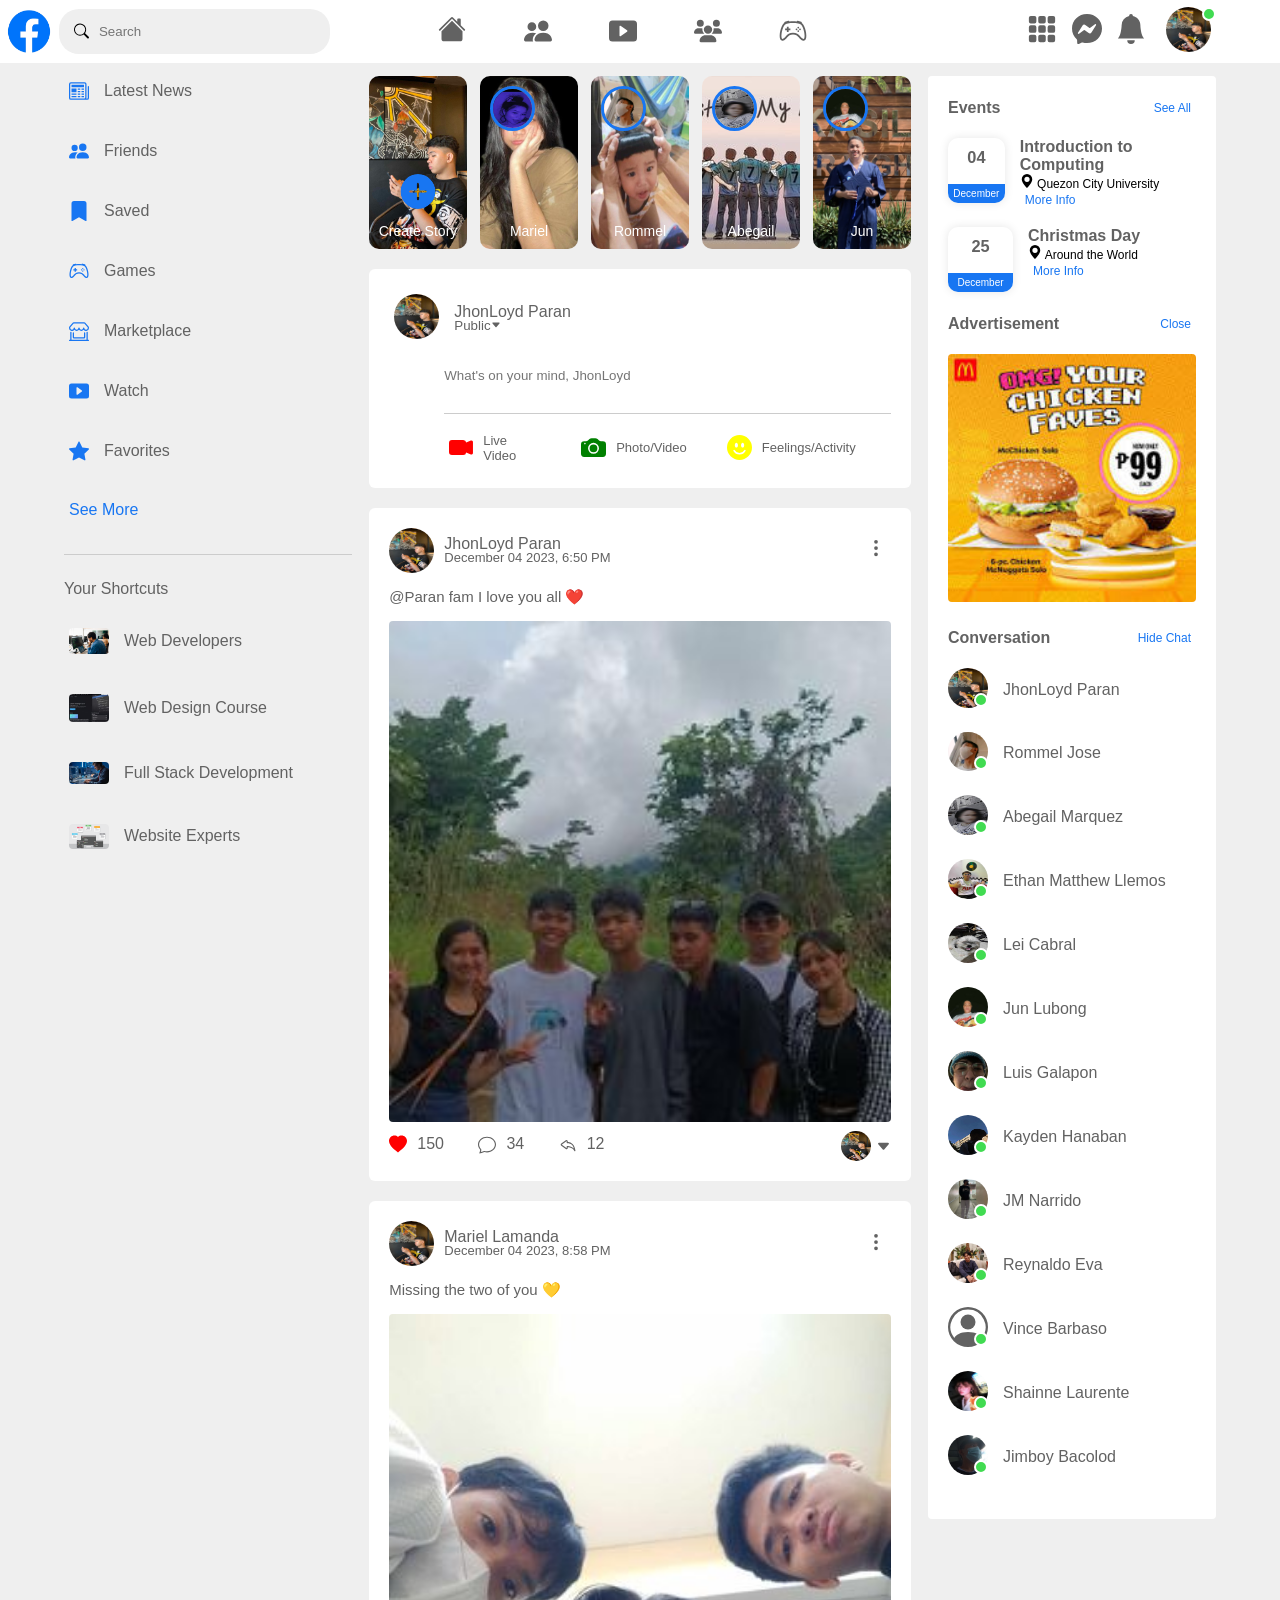
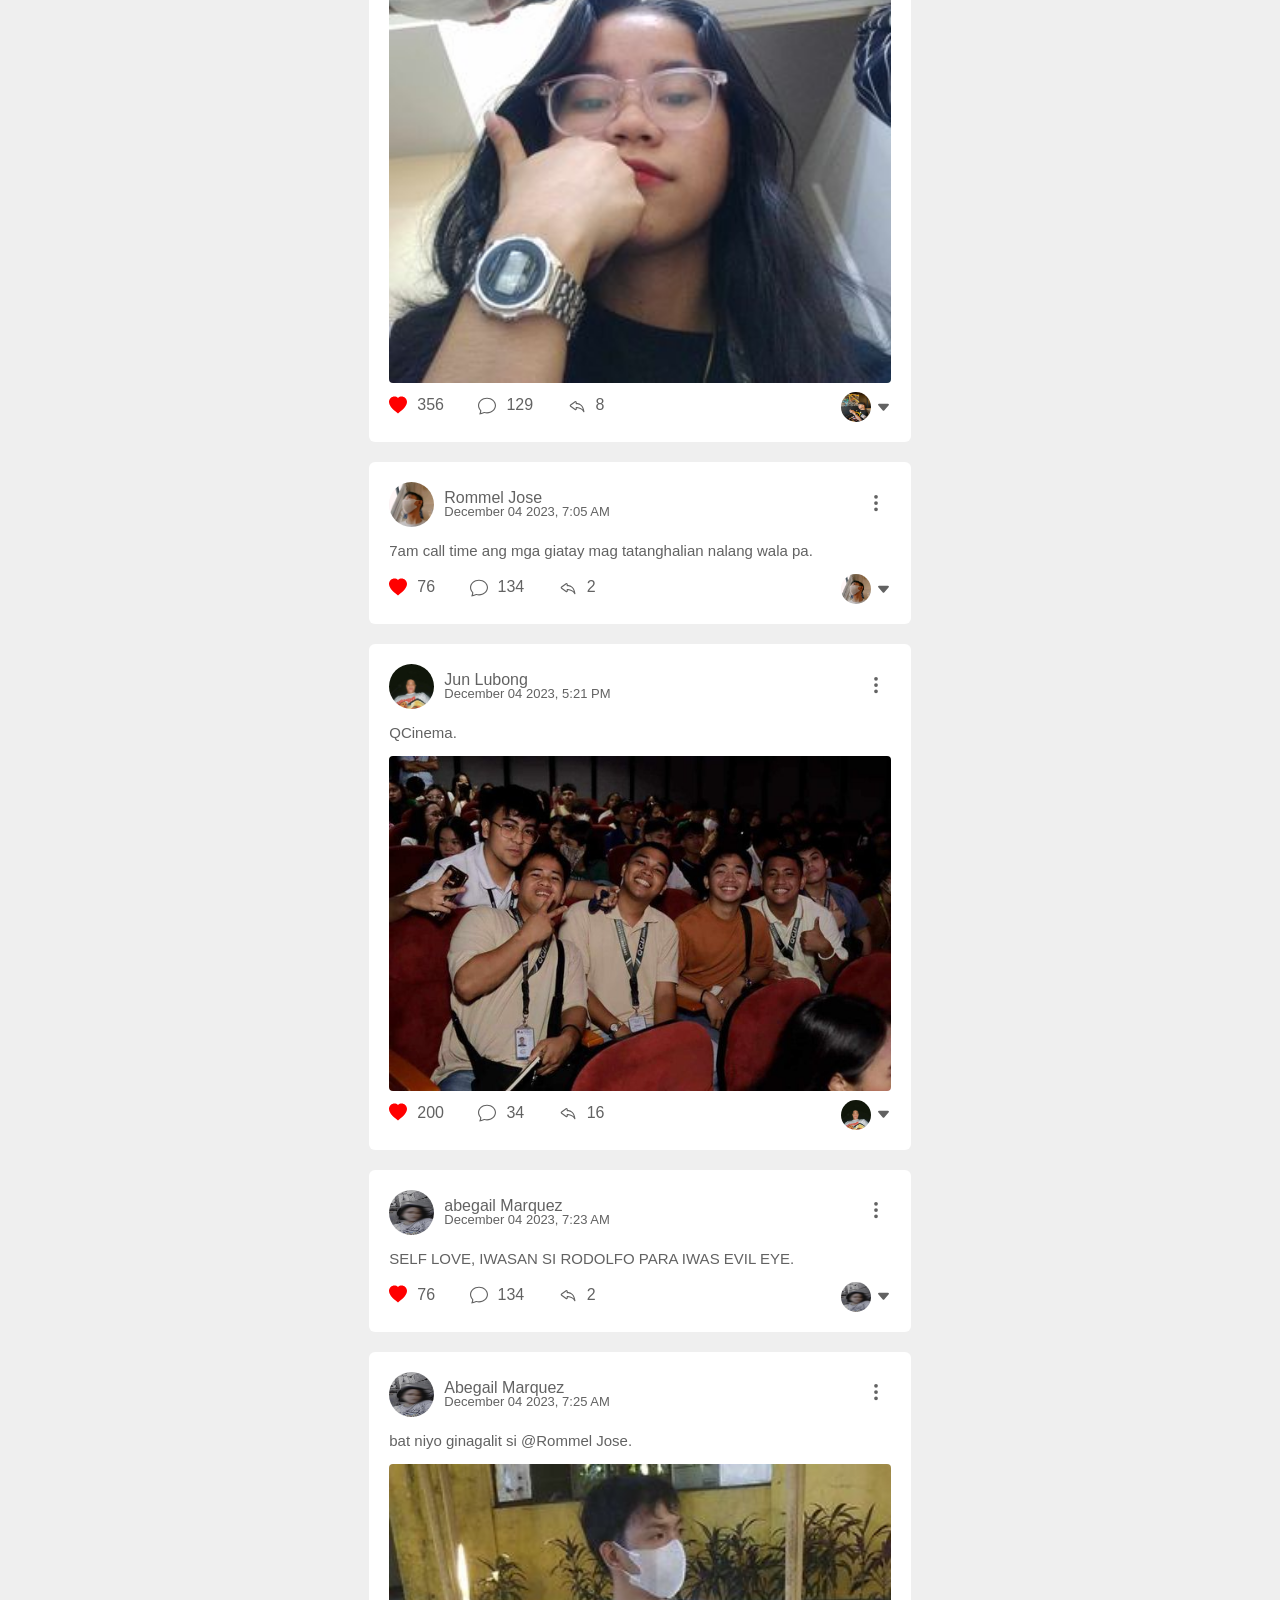
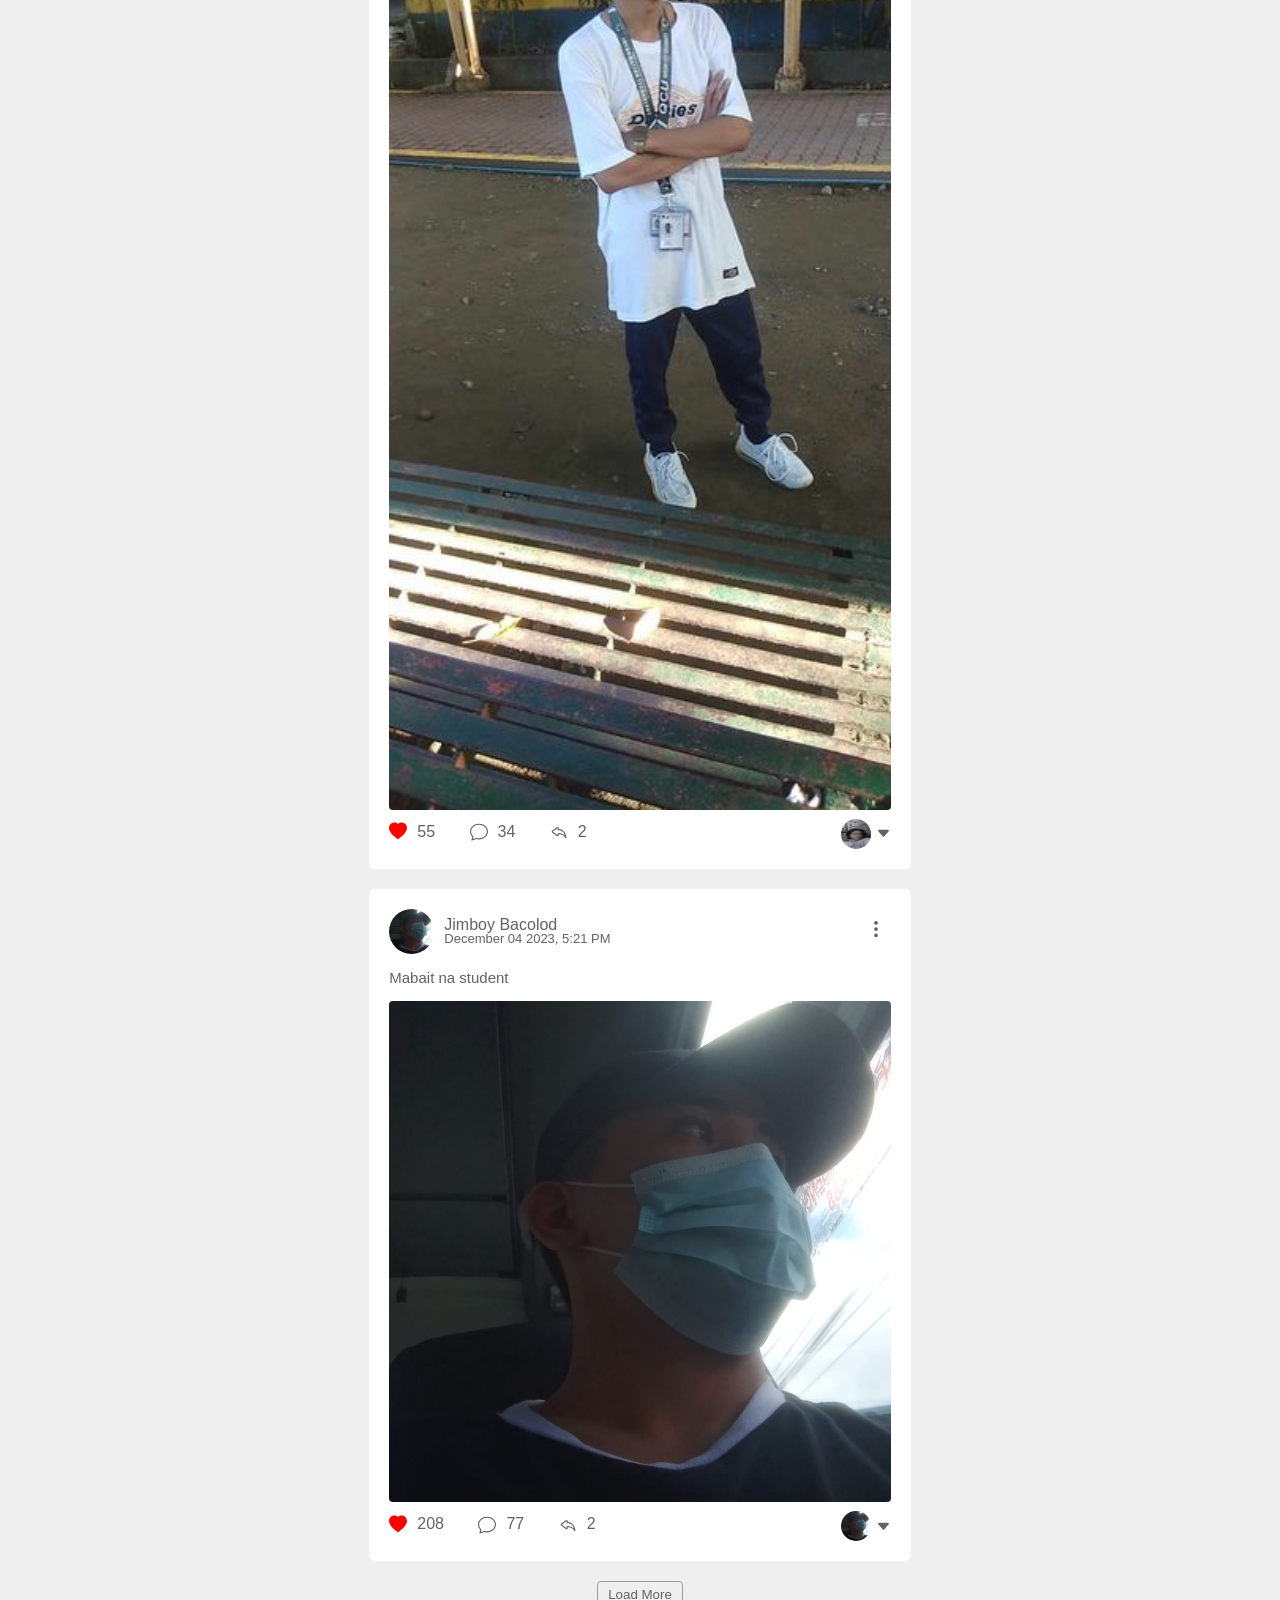
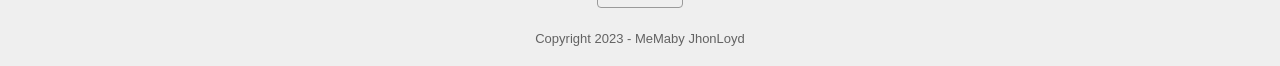
<file: jhonloyd-page.html>
<!DOCTYPE html>
<html lang="en">
<head>
    <meta charset="UTF-8">
    <meta name="viewport" content="width=device-width, initial-scale=1.0">
    <title>JhonLoyd</title>
    <link rel="stylesheet" href="mariel-page.css">
</head>
<body>

    <nav>

      <div class="nav-left">
        <img src="Facebook-logo-600x319-removebg-preview.png" class="logo">
        <div class="search-box">
          <svg xmlns="http://www.w3.org/2000/svg" width="16" height="16" fill="currentColor" class="bi bi-search" viewBox="0 0 16 16">
            <path d="M11.742 10.344a6.5 6.5 0 1 0-1.397 1.398h-.001c.03.04.062.078.098.115l3.85 3.85a1 1 0 0 0 1.415-1.414l-3.85-3.85a1.007 1.007 0 0 0-.115-.1zM12 6.5a5.5 5.5 0 1 1-11 0 5.5 5.5 0 0 1 11 0z"/>
          </svg>
          <input type="text" placeholder="Search">
        </div>
      </div>

      <div class="nav-center">
      
        <a href="index.html"><svg xmlns="http://www.w3.org/2000/svg" width="30" height="30" fill="#626262" class="bi bi-house-fill" viewBox="0 0 16 16">
            <path d="M8.707 1.5a1 1 0 0 0-1.414 0L.646 8.146a.5.5 0 0 0 .708.708L8 2.207l6.646 6.647a.5.5 0 0 0 .708-.708L13 5.793V2.5a.5.5 0 0 0-.5-.5h-1a.5.5 0 0 0-.5.5v1.293L8.707 1.5Z"/>
            <path d="m8 3.293 6 6V13.5a1.5 1.5 0 0 1-1.5 1.5h-9A1.5 1.5 0 0 1 2 13.5V9.293l6-6Z"/>
          </svg></a>
        <svg xmlns="http://www.w3.org/2000/svg" width="30" height="30" fill="#626262" class="bi bi-people-fill" viewBox="0 0 16 16">
            <path d="M7 14s-1 0-1-1 1-4 5-4 5 3 5 4-1 1-1 1H7Zm4-6a3 3 0 1 0 0-6 3 3 0 0 0 0 6Zm-5.784 6A2.238 2.238 0 0 1 5 13c0-1.355.68-2.75 1.936-3.72A6.325 6.325 0 0 0 5 9c-4 0-5 3-5 4s1 1 1 1h4.216ZM4.5 8a2.5 2.5 0 1 0 0-5 2.5 2.5 0 0 0 0 5Z"/>
          </svg>
          <svg xmlns="http://www.w3.org/2000/svg" width="30" height="30" fill="#626262" class="bi bi-play-btn-fill" viewBox="0 0 16 16">
            <path d="M0 12V4a2 2 0 0 1 2-2h12a2 2 0 0 1 2 2v8a2 2 0 0 1-2 2H2a2 2 0 0 1-2-2zm6.79-6.907A.5.5 0 0 0 6 5.5v5a.5.5 0 0 0 .79.407l3.5-2.5a.5.5 0 0 0 0-.814l-3.5-2.5z"/>
          </svg>
        <svg xmlns="http://www.w3.org/2000/svg" height="30" width="30" fill="#626262" backgroud-color: white; viewBox="0 0 640 512">
            <path d="M144 0a80 80 0 1 1 0 160A80 80 0 1 1 144 0zM512 0a80 80 0 1 1 0 160A80 80 0 1 1 512 0zM0 298.7C0 239.8 47.8 192 106.7 192h42.7c15.9 0 31 3.5 44.6 9.7c-1.3 7.2-1.9 14.7-1.9 22.3c0 38.2 16.8 72.5 43.3 96c-.2 0-.4 0-.7 0H21.3C9.6 320 0 310.4 0 298.7zM405.3 320c-.2 0-.4 0-.7 0c26.6-23.5 43.3-57.8 43.3-96c0-7.6-.7-15-1.9-22.3c13.6-6.3 28.7-9.7 44.6-9.7h42.7C592.2 192 640 239.8 640 298.7c0 11.8-9.6 21.3-21.3 21.3H405.3zM224 224a96 96 0 1 1 192 0 96 96 0 1 1 -192 0zM128 485.3C128 411.7 187.7 352 261.3 352H378.7C452.3 352 512 411.7 512 485.3c0 14.7-11.9 26.7-26.7 26.7H154.7c-14.7 0-26.7-11.9-26.7-26.7z"/>
          </svg>
        <svg xmlns="http://www.w3.org/2000/svg" width="30" height="30" fill="#626262" class="bi bi-controller" viewBox="0 0 16 16">
            <path d="M11.5 6.027a.5.5 0 1 1-1 0 .5.5 0 0 1 1 0zm-1.5 1.5a.5.5 0 1 0 0-1 .5.5 0 0 0 0 1zm2.5-.5a.5.5 0 1 1-1 0 .5.5 0 0 1 1 0zm-1.5 1.5a.5.5 0 1 0 0-1 .5.5 0 0 0 0 1zm-6.5-3h1v1h1v1h-1v1h-1v-1h-1v-1h1v-1z"/>
            <path d="M3.051 3.26a.5.5 0 0 1 .354-.613l1.932-.518a.5.5 0 0 1 .62.39c.655-.079 1.35-.117 2.043-.117.72 0 1.443.041 2.12.126a.5.5 0 0 1 .622-.399l1.932.518a.5.5 0 0 1 .306.729c.14.09.266.19.373.297.408.408.78 1.05 1.095 1.772.32.733.599 1.591.805 2.466.206.875.34 1.78.364 2.606.024.816-.059 1.602-.328 2.21a1.42 1.42 0 0 1-1.445.83c-.636-.067-1.115-.394-1.513-.773-.245-.232-.496-.526-.739-.808-.126-.148-.25-.292-.368-.423-.728-.804-1.597-1.527-3.224-1.527-1.627 0-2.496.723-3.224 1.527-.119.131-.242.275-.368.423-.243.282-.494.575-.739.808-.398.38-.877.706-1.513.773a1.42 1.42 0 0 1-1.445-.83c-.27-.608-.352-1.395-.329-2.21.024-.826.16-1.73.365-2.606.206-.875.486-1.733.805-2.466.315-.722.687-1.364 1.094-1.772a2.34 2.34 0 0 1 .433-.335.504.504 0 0 1-.028-.079zm2.036.412c-.877.185-1.469.443-1.733.708-.276.276-.587.783-.885 1.465a13.748 13.748 0 0 0-.748 2.295 12.351 12.351 0 0 0-.339 2.406c-.022.755.062 1.368.243 1.776a.42.42 0 0 0 .426.24c.327-.034.61-.199.929-.502.212-.202.4-.423.615-.674.133-.156.276-.323.44-.504C4.861 9.969 5.978 9.027 8 9.027s3.139.942 3.965 1.855c.164.181.307.348.44.504.214.251.403.472.615.674.318.303.601.468.929.503a.42.42 0 0 0 .426-.241c.18-.408.265-1.02.243-1.776a12.354 12.354 0 0 0-.339-2.406 13.753 13.753 0 0 0-.748-2.295c-.298-.682-.61-1.19-.885-1.465-.264-.265-.856-.523-1.733-.708-.85-.179-1.877-.27-2.913-.27-1.036 0-2.063.091-2.913.27z"/>
          </svg>
    
     </div>


        <div class="nav-right">
          <ul>
           <li><svg xmlns="http://www.w3.org/2000/svg" width="30" height="30" fill="#626262" class="bi bi-grid-3x3-gap-fill" viewBox="0 0 16 16">
                <path d="M1 2a1 1 0 0 1 1-1h2a1 1 0 0 1 1 1v2a1 1 0 0 1-1 1H2a1 1 0 0 1-1-1zm5 0a1 1 0 0 1 1-1h2a1 1 0 0 1 1 1v2a1 1 0 0 1-1 1H7a1 1 0 0 1-1-1zm5 0a1 1 0 0 1 1-1h2a1 1 0 0 1 1 1v2a1 1 0 0 1-1 1h-2a1 1 0 0 1-1-1zM1 7a1 1 0 0 1 1-1h2a1 1 0 0 1 1 1v2a1 1 0 0 1-1 1H2a1 1 0 0 1-1-1zm5 0a1 1 0 0 1 1-1h2a1 1 0 0 1 1 1v2a1 1 0 0 1-1 1H7a1 1 0 0 1-1-1zm5 0a1 1 0 0 1 1-1h2a1 1 0 0 1 1 1v2a1 1 0 0 1-1 1h-2a1 1 0 0 1-1-1zM1 12a1 1 0 0 1 1-1h2a1 1 0 0 1 1 1v2a1 1 0 0 1-1 1H2a1 1 0 0 1-1-1zm5 0a1 1 0 0 1 1-1h2a1 1 0 0 1 1 1v2a1 1 0 0 1-1 1H7a1 1 0 0 1-1-1zm5 0a1 1 0 0 1 1-1h2a1 1 0 0 1 1 1v2a1 1 0 0 1-1 1h-2a1 1 0 0 1-1-1z"/>
              </svg></li>
              <li><svg xmlns="http://www.w3.org/2000/svg" width="30" height="30" fill="#626262" class="bi bi-messenger" viewBox="0 0 16 16">
                <path d="M0 7.76C0 3.301 3.493 0 8 0s8 3.301 8 7.76-3.493 7.76-8 7.76c-.81 0-1.586-.107-2.316-.307a.639.639 0 0 0-.427.03l-1.588.702a.64.64 0 0 1-.898-.566l-.044-1.423a.639.639 0 0 0-.215-.456C.956 12.108 0 10.092 0 7.76m5.546-1.459-2.35 3.728c-.225.358.214.761.551.506l2.525-1.916a.48.48 0 0 1 .578-.002l1.869 1.402a1.2 1.2 0 0 0 1.735-.32l2.35-3.728c.226-.358-.214-.761-.551-.506L9.728 7.381a.48.48 0 0 1-.578.002L7.281 5.98a1.2 1.2 0 0 0-1.735.32z"/>
              </svg></li>
             <li><svg xmlns="http://www.w3.org/2000/svg" width="30" height="30" fill="#626262" class="bi bi-bell-fill" viewBox="0 0 16 16">
                <path d="M8 16a2 2 0 0 0 2-2H6a2 2 0 0 0 2 2m.995-14.901a1 1 0 1 0-1.99 0A5.002 5.002 0 0 0 3 6c0 1.098-.5 6-2 7h14c-1.5-1-2-5.902-2-7 0-2.42-1.72-4.44-4.005-4.901z"/>
              </svg></li>
          </ul>
          </div>
          <div class="nav-user-icon online" onclick="settingsMenuToggle()">
            <img src="loyd.jpg">
          </div>

           <!----settings-menu drop down----->
        <div class="settings-menu">

          <div id="dark-btn" class=".dark-btn-on">
              <span></span>
          </div>

          <div class="settings-menu-inner">
            <div class="user-profile">
              <img src="loyd.jpg" style="width: 45px; height: 45px;">
              <div>
                <p>JhonLoyd Paran</p>
                <a href="#">See your profile</a>
              </div>
           </div></a>
              <hr>
              <div class="user-profile1">
                <svg xmlns="http://www.w3.org/2000/svg" width="35" height="35" fill="currentColor" class="bi bi-chat-left-text-fill" viewBox="0 0 16 16">
                  <path d="M0 2a2 2 0 0 1 2-2h12a2 2 0 0 1 2 2v8a2 2 0 0 1-2 2H4.414a1 1 0 0 0-.707.293L.854 15.146A.5.5 0 0 1 0 14.793zm3.5 1a.5.5 0 0 0 0 1h9a.5.5 0 0 0 0-1zm0 2.5a.5.5 0 0 0 0 1h9a.5.5 0 0 0 0-1zm0 2.5a.5.5 0 0 0 0 1h5a.5.5 0 0 0 0-1z"/>
                </svg>
                <div>
                  <p>Give Feedback</p>
                  <a href="#">Help us to improve the new design</a>
                </div>
            </div>
            <hr>

            <div class="settings-links">
              <svg xmlns="http://www.w3.org/2000/svg" width="25" height="25" fill="currentColor" class="bi bi-gear-fill" viewBox="0 0 16 16">
                <path d="M9.405 1.05c-.413-1.4-2.397-1.4-2.81 0l-.1.34a1.464 1.464 0 0 1-2.105.872l-.31-.17c-1.283-.698-2.686.705-1.987 1.987l.169.311c.446.82.023 1.841-.872 2.105l-.34.1c-1.4.413-1.4 2.397 0 2.81l.34.1a1.464 1.464 0 0 1 .872 2.105l-.17.31c-.698 1.283.705 2.686 1.987 1.987l.311-.169a1.464 1.464 0 0 1 2.105.872l.1.34c.413 1.4 2.397 1.4 2.81 0l.1-.34a1.464 1.464 0 0 1 2.105-.872l.31.17c1.283.698 2.686-.705 1.987-1.987l-.169-.311a1.464 1.464 0 0 1 .872-2.105l.34-.1c1.4-.413 1.4-2.397 0-2.81l-.34-.1a1.464 1.464 0 0 1-.872-2.105l.17-.31c.698-1.283-.705-2.686-1.987-1.987l-.311.169a1.464 1.464 0 0 1-2.105-.872l-.1-.34zM8 10.93a2.929 2.929 0 1 1 0-5.86 2.929 2.929 0 0 1 0 5.858z"/>
              </svg>
              <a href="#">Setting and Privacy<svg xmlns="http://www.w3.org/2000/svg" width="15" height="15" fill="currentColor" class="bi bi-chevron-right" viewBox="0 0 16 16">
                <path fill-rule="evenodd" d="M4.646 1.646a.5.5 0 0 1 .708 0l6 6a.5.5 0 0 1 0 .708l-6 6a.5.5 0 0 1-.708-.708L10.293 8 4.646 2.354a.5.5 0 0 1 0-.708z"/>
              </svg></a> 
            </div>
            <div class="settings-links">
              <svg xmlns="http://www.w3.org/2000/svg" width="25" height="25" fill="currentColor" class="bi bi-question-circle-fill" viewBox="0 0 16 16">
                <path d="M16 8A8 8 0 1 1 0 8a8 8 0 0 1 16 0M5.496 6.033h.825c.138 0 .248-.113.266-.25.09-.656.54-1.134 1.342-1.134.686 0 1.314.343 1.314 1.168 0 .635-.374.927-.965 1.371-.673.489-1.206 1.06-1.168 1.987l.003.217a.25.25 0 0 0 .25.246h.811a.25.25 0 0 0 .25-.25v-.105c0-.718.273-.927 1.01-1.486.609-.463 1.244-.977 1.244-2.056 0-1.511-1.276-2.241-2.673-2.241-1.267 0-2.655.59-2.75 2.286a.237.237 0 0 0 .241.247zm2.325 6.443c.61 0 1.029-.394 1.029-.927 0-.552-.42-.94-1.029-.94-.584 0-1.009.388-1.009.94 0 .533.425.927 1.01.927z"/>
              </svg>
              <a href="#">Help and Support<svg xmlns="http://www.w3.org/2000/svg" width="15px" height="15px" fill="currentColor" class="bi bi-chevron-right" viewBox="0 0 16 16">
                <path fill-rule="evenodd" d="M4.646 1.646a.5.5 0 0 1 .708 0l6 6a.5.5 0 0 1 0 .708l-6 6a.5.5 0 0 1-.708-.708L10.293 8 4.646 2.354a.5.5 0 0 1 0-.708z"/>
              </svg></a>
            </div>
            <div class="settings-links">
              <svg xmlns="http://www.w3.org/2000/svg" width="25" height="25" fill="currentColor" class="bi bi-moon-fill" viewBox="0 0 16 16">
                <path d="M6 .278a.768.768 0 0 1 .08.858 7.208 7.208 0 0 0-.878 3.46c0 4.021 3.278 7.277 7.318 7.277.527 0 1.04-.055 1.533-.16a.787.787 0 0 1 .81.316.733.733 0 0 1-.031.893A8.349 8.349 0 0 1 8.344 16C3.734 16 0 12.286 0 7.71 0 4.266 2.114 1.312 5.124.06A.752.752 0 0 1 6 .278"/>
              </svg>
              <a href="#">Display and Accessibility<svg xmlns="http://www.w3.org/2000/svg" width="15px" height="15px" fill="currentColor" class="bi bi-chevron-right" viewBox="0 0 16 16">
                <path fill-rule="evenodd" d="M4.646 1.646a.5.5 0 0 1 .708 0l6 6a.5.5 0 0 1 0 .708l-6 6a.5.5 0 0 1-.708-.708L10.293 8 4.646 2.354a.5.5 0 0 1 0-.708z"/>
              </svg></a>
            </div>
            <div class="settings-links">
              <svg xmlns="http://www.w3.org/2000/svg" width="25" height="25" fill="currentColor" class="bi bi-box-arrow-right" viewBox="0 0 16 16">
                <path fill-rule="evenodd" d="M10 12.5a.5.5 0 0 1-.5.5h-8a.5.5 0 0 1-.5-.5v-9a.5.5 0 0 1 .5-.5h8a.5.5 0 0 1 .5.5v2a.5.5 0 0 0 1 0v-2A1.5 1.5 0 0 0 9.5 2h-8A1.5 1.5 0 0 0 0 3.5v9A1.5 1.5 0 0 0 1.5 14h8a1.5 1.5 0 0 0 1.5-1.5v-2a.5.5 0 0 0-1 0z"/>
                <path fill-rule="evenodd" d="M15.854 8.354a.5.5 0 0 0 0-.708l-3-3a.5.5 0 0 0-.708.708L14.293 7.5H5.5a.5.5 0 0 0 0 1h8.793l-2.147 2.146a.5.5 0 0 0 .708.708l3-3z"/>
              </svg>
              <a href="#">Log Out<svg xmlns="http://www.w3.org/2000/svg" width="25" height="25" fill="currentColor" class="bi bi-chevron-right" viewBox="0 0 16 16">
                <path fill-rule="evenodd" d="M4.646 1.646a.5.5 0 0 1 .708 0l6 6a.5.5 0 0 1 0 .708l-6 6a.5.5 0 0 1-.708-.708L10.293 8 4.646 2.354a.5.5 0 0 1 0-.708z"/>
              </svg></a>
            </div>

          </div>
        </div>
    </nav>

    <div class="container">

      <!----left-sidebar----->
      <div class="left-sidebar">
        <div class="imp-links">
          <a href="#"><svg xmlns="http://www.w3.org/2000/svg" width="20" height="20" fill="currentColor" class="bi bi-newspaper" viewBox="0 0 16 16">
            <path d="M0 2.5A1.5 1.5 0 0 1 1.5 1h11A1.5 1.5 0 0 1 14 2.5v10.528c0 .3-.05.654-.238.972h.738a.5.5 0 0 0 .5-.5v-9a.5.5 0 0 1 1 0v9a1.5 1.5 0 0 1-1.5 1.5H1.497A1.497 1.497 0 0 1 0 13.5v-11zM12 14c.37 0 .654-.211.853-.441.092-.106.147-.279.147-.531V2.5a.5.5 0 0 0-.5-.5h-11a.5.5 0 0 0-.5.5v11c0 .278.223.5.497.5H12z"/>
            <path d="M2 3h10v2H2V3zm0 3h4v3H2V6zm0 4h4v1H2v-1zm0 2h4v1H2v-1zm5-6h2v1H7V6zm3 0h2v1h-2V6zM7 8h2v1H7V8zm3 0h2v1h-2V8zm-3 2h2v1H7v-1zm3 0h2v1h-2v-1zm-3 2h2v1H7v-1zm3 0h2v1h-2v-1z"/>
          </svg> Latest News</a>
          <a href="#"><svg xmlns="http://www.w3.org/2000/svg" width="20" height="20" fill="currentColor" class="bi bi-people-fill" viewBox="0 0 16 16">
            <path d="M7 14s-1 0-1-1 1-4 5-4 5 3 5 4-1 1-1 1H7Zm4-6a3 3 0 1 0 0-6 3 3 0 0 0 0 6Zm-5.784 6A2.238 2.238 0 0 1 5 13c0-1.355.68-2.75 1.936-3.72A6.325 6.325 0 0 0 5 9c-4 0-5 3-5 4s1 1 1 1h4.216ZM4.5 8a2.5 2.5 0 1 0 0-5 2.5 2.5 0 0 0 0 5Z"/>
          </svg> Friends</a>
          <a href="#"><svg xmlns="http://www.w3.org/2000/svg" width="20" height="20" fill="currentColor" class="bi bi-bookmark-fill" viewBox="0 0 16 16">
            <path d="M2 2v13.5a.5.5 0 0 0 .74.439L8 13.069l5.26 2.87A.5.5 0 0 0 14 15.5V2a2 2 0 0 0-2-2H4a2 2 0 0 0-2 2z"/>
          </svg> Saved</a>
          <a href="#"><svg xmlns="http://www.w3.org/2000/svg" width="20" height="20" fill="currentColor" class="bi bi-controller" viewBox="0 0 16 16">
            <path d="M11.5 6.027a.5.5 0 1 1-1 0 .5.5 0 0 1 1 0zm-1.5 1.5a.5.5 0 1 0 0-1 .5.5 0 0 0 0 1zm2.5-.5a.5.5 0 1 1-1 0 .5.5 0 0 1 1 0zm-1.5 1.5a.5.5 0 1 0 0-1 .5.5 0 0 0 0 1zm-6.5-3h1v1h1v1h-1v1h-1v-1h-1v-1h1v-1z"/>
            <path d="M3.051 3.26a.5.5 0 0 1 .354-.613l1.932-.518a.5.5 0 0 1 .62.39c.655-.079 1.35-.117 2.043-.117.72 0 1.443.041 2.12.126a.5.5 0 0 1 .622-.399l1.932.518a.5.5 0 0 1 .306.729c.14.09.266.19.373.297.408.408.78 1.05 1.095 1.772.32.733.599 1.591.805 2.466.206.875.34 1.78.364 2.606.024.816-.059 1.602-.328 2.21a1.42 1.42 0 0 1-1.445.83c-.636-.067-1.115-.394-1.513-.773-.245-.232-.496-.526-.739-.808-.126-.148-.25-.292-.368-.423-.728-.804-1.597-1.527-3.224-1.527-1.627 0-2.496.723-3.224 1.527-.119.131-.242.275-.368.423-.243.282-.494.575-.739.808-.398.38-.877.706-1.513.773a1.42 1.42 0 0 1-1.445-.83c-.27-.608-.352-1.395-.329-2.21.024-.826.16-1.73.365-2.606.206-.875.486-1.733.805-2.466.315-.722.687-1.364 1.094-1.772a2.34 2.34 0 0 1 .433-.335.504.504 0 0 1-.028-.079zm2.036.412c-.877.185-1.469.443-1.733.708-.276.276-.587.783-.885 1.465a13.748 13.748 0 0 0-.748 2.295 12.351 12.351 0 0 0-.339 2.406c-.022.755.062 1.368.243 1.776a.42.42 0 0 0 .426.24c.327-.034.61-.199.929-.502.212-.202.4-.423.615-.674.133-.156.276-.323.44-.504C4.861 9.969 5.978 9.027 8 9.027s3.139.942 3.965 1.855c.164.181.307.348.44.504.214.251.403.472.615.674.318.303.601.468.929.503a.42.42 0 0 0 .426-.241c.18-.408.265-1.02.243-1.776a12.354 12.354 0 0 0-.339-2.406 13.753 13.753 0 0 0-.748-2.295c-.298-.682-.61-1.19-.885-1.465-.264-.265-.856-.523-1.733-.708-.85-.179-1.877-.27-2.913-.27-1.036 0-2.063.091-2.913.27z"/>
          </svg> Games</a>
          <a href="#"><svg xmlns="http://www.w3.org/2000/svg" width="20" height="20" fill="currentColor" class="bi bi-shop-window" viewBox="0 0 16 16">
            <path d="M2.97 1.35A1 1 0 0 1 3.73 1h8.54a1 1 0 0 1 .76.35l2.609 3.044A1.5 1.5 0 0 1 16 5.37v.255a2.375 2.375 0 0 1-4.25 1.458A2.371 2.371 0 0 1 9.875 8 2.37 2.37 0 0 1 8 7.083 2.37 2.37 0 0 1 6.125 8a2.37 2.37 0 0 1-1.875-.917A2.375 2.375 0 0 1 0 5.625V5.37a1.5 1.5 0 0 1 .361-.976l2.61-3.045zm1.78 4.275a1.375 1.375 0 0 0 2.75 0 .5.5 0 0 1 1 0 1.375 1.375 0 0 0 2.75 0 .5.5 0 0 1 1 0 1.375 1.375 0 1 0 2.75 0V5.37a.5.5 0 0 0-.12-.325L12.27 2H3.73L1.12 5.045A.5.5 0 0 0 1 5.37v.255a1.375 1.375 0 0 0 2.75 0 .5.5 0 0 1 1 0zM1.5 8.5A.5.5 0 0 1 2 9v6h12V9a.5.5 0 0 1 1 0v6h.5a.5.5 0 0 1 0 1H.5a.5.5 0 0 1 0-1H1V9a.5.5 0 0 1 .5-.5zm2 .5a.5.5 0 0 1 .5.5V13h8V9.5a.5.5 0 0 1 1 0V13a1 1 0 0 1-1 1H4a1 1 0 0 1-1-1V9.5a.5.5 0 0 1 .5-.5z"/>
          </svg> Marketplace</a>
          <a href="#"><svg xmlns="http://www.w3.org/2000/svg" width="20" height="20" fill="currentColor" class="bi bi-play-btn-fill" viewBox="0 0 16 16">
            <path d="M0 12V4a2 2 0 0 1 2-2h12a2 2 0 0 1 2 2v8a2 2 0 0 1-2 2H2a2 2 0 0 1-2-2zm6.79-6.907A.5.5 0 0 0 6 5.5v5a.5.5 0 0 0 .79.407l3.5-2.5a.5.5 0 0 0 0-.814l-3.5-2.5z"/>
          </svg> Watch</a>
          <a href="#"><svg xmlns="http://www.w3.org/2000/svg" width="20" height="20" fill="currentColor" class="bi bi-star-fill" viewBox="0 0 16 16">
            <path d="M3.612 15.443c-.386.198-.824-.149-.746-.592l.83-4.73L.173 6.765c-.329-.314-.158-.888.283-.95l4.898-.696L7.538.792c.197-.39.73-.39.927 0l2.184 4.327 4.898.696c.441.062.612.636.282.95l-3.522 3.356.83 4.73c.078.443-.36.79-.746.592L8 13.187l-4.389 2.256z"/>
          </svg> Favorites</a>
          <a href="#">See More</a>
        </div>
        <div class="shortcut-links">
          <p>Your Shortcuts</p>
          <a href="#"><img src="shortcut1.webp"> Web Developers</a>
          <a href="#"><img src="shortcut2.jpg"> Web Design Course</a>
          <a href="#"><img src="shortcut3.webp"> Full Stack Development</a>
          <a href="#"><img src="shortcut4.png"> Website Experts</a>
        </div>
      </div>
      <!----main-content----->
      <div class="main-content">
        <div class="story-gallery1">
          <div class="story-loyd">
            <svg xmlns="http://www.w3.org/2000/svg" width="35" height="35" fill="#1876f2" class="bi bi-plus-circle-fill" viewBox="0 0 16 16">
              <path d="M16 8A8 8 0 1 1 0 8a8 8 0 0 1 16 0zM8.5 4.5a.5.5 0 0 0-1 0v3h-3a.5.5 0 0 0 0 1h3v3a.5.5 0 0 0 1 0v-3h3a.5.5 0 0 0 0-1h-3v-3z"/>
            </svg>
            <p>Create Story</p>
          </div>
          <div class="story story1">
            <img src="maye.jpg" style="width: 45px; height: 45px;">
            <p>Mariel</p>
          </div>
          <div class="story story2">
            <img src="mel.jpg" style="width: 45px; height: 45px;">
            <p>Rommel</p>
          </div>
          <div class="story story3">
            <img src="abby.jpg" style="width: 45px; height: 45px;">
            <p>Abegail</p>
          </div>
          <div class="story story4">
            <img src="jun.jpg" style="width: 45px; height: 45px;">
            <p>Jun</p>
          </div>
        </div> 

        <div class="write-post-container">
          <div class="user-profile2">
            <a href="jhonloyd-profile-page.html"> <img src="loyd.jpg" style="width: 45px; height: 45px;"></a>
            <div>
              <p>JhonLoyd Paran</p>
              <small>Public<svg xmlns="http://www.w3.org/2000/svg" width="10" height="10" fill="currentColor" class="bi bi-caret-down-fill" viewBox="0 0 16 16">
                <path d="M7.247 11.14 2.451 5.658C1.885 5.013 2.345 4 3.204 4h9.592a1 1 0 0 1 .753 1.659l-4.796 5.48a1 1 0 0 1-1.506 0z"/>
              </svg></small>
            </div>
          </div>
 
          <div class="post-input-container">
            <textarea rows="3" placeholder="What's on your mind, JhonLoyd"></textarea>

            <div class="add-post-links">
              <a href="#"><svg xmlns="http://www.w3.org/2000/svg" width="25" height="25" fill="#ff0000" class="bi bi-camera-video-fill" viewBox="0 0 16 16">
                <path fill-rule="evenodd" d="M0 5a2 2 0 0 1 2-2h7.5a2 2 0 0 1 1.983 1.738l3.11-1.382A1 1 0 0 1 16 4.269v7.462a1 1 0 0 1-1.406.913l-3.111-1.382A2 2 0 0 1 9.5 13H2a2 2 0 0 1-2-2V5z"/>
              </svg> Live Video </a>
              <a href="#"><svg xmlns="http://www.w3.org/2000/svg" width="25" height="25" fill="#008000" class="bi bi-camera-fill" viewBox="0 0 16 16">
                <path d="M10.5 8.5a2.5 2.5 0 1 1-5 0 2.5 2.5 0 0 1 5 0z"/>
                <path d="M2 4a2 2 0 0 0-2 2v6a2 2 0 0 0 2 2h12a2 2 0 0 0 2-2V6a2 2 0 0 0-2-2h-1.172a2 2 0 0 1-1.414-.586l-.828-.828A2 2 0 0 0 9.172 2H6.828a2 2 0 0 0-1.414.586l-.828.828A2 2 0 0 1 3.172 4H2zm.5 2a.5.5 0 1 1 0-1 .5.5 0 0 1 0 1zm9 2.5a3.5 3.5 0 1 1-7 0 3.5 3.5 0 0 1 7 0z"/>
              </svg>Photo/Video</a> 
              <a href="#"><svg xmlns="http://www.w3.org/2000/svg" width="25" height="25" fill="#ffff00" class="bi bi-emoji-smile-fill" viewBox="0 0 16 16">
                <path d="M8 16A8 8 0 1 0 8 0a8 8 0 0 0 0 16zM7 6.5C7 7.328 6.552 8 6 8s-1-.672-1-1.5S5.448 5 6 5s1 .672 1 1.5zM4.285 9.567a.5.5 0 0 1 .683.183A3.498 3.498 0 0 0 8 11.5a3.498 3.498 0 0 0 3.032-1.75.5.5 0 1 1 .866.5A4.498 4.498 0 0 1 8 12.5a4.498 4.498 0 0 1-3.898-2.25.5.5 0 0 1 .183-.683zM10 8c-.552 0-1-.672-1-1.5S9.448 5 10 5s1 .672 1 1.5S10.552 8 10 8z"/>
              </svg>Feelings/Activity</a>
            </div>
          </div>
        </div>

            <!----1st post----->
          <div class="post-container">
            <div class="post-row">
              <div class="user-profile">
                <img src="loyd.jpg" style="width: 45px; height: 45px;">
                <div>
                  <p>JhonLoyd Paran</p>
                  <span>December 04 2023, 6:50 PM</span>
                </div>
              </div>
              <a href="#"><svg xmlns="http://www.w3.org/2000/svg" width="20" height="20" fill="currentColor" class="bi bi-three-dots-vertical" viewBox="0 0 16 16">
                <path d="M9.5 13a1.5 1.5 0 1 1-3 0 1.5 1.5 0 0 1 3 0zm0-5a1.5 1.5 0 1 1-3 0 1.5 1.5 0 0 1 3 0zm0-5a1.5 1.5 0 1 1-3 0 1.5 1.5 0 0 1 3 0z"/>
              </svg></a>
            </div>
            
            <p class="post-text"><span>@Paran fam</span> I love you all ❤️</p>
            <img src="loyd2.jpg" class="post-img">

            <div class="post-row">
              <div class="activity-icons">
                <div><svg xmlns="http://www.w3.org/2000/svg" width="25" height="25" fill="ff0000" class="bi bi-heart-fill" viewBox="0 0 16 16">
                  <path fill-rule="evenodd" d="M8 1.314C12.438-3.248 23.534 4.735 8 15-7.534 4.736 3.562-3.248 8 1.314z"/>
                </svg> 150</div>
                  <div><svg xmlns="http://www.w3.org/2000/svg" width="25" height="25" fill="currentColor" class="bi bi-chat" viewBox="0 0 16 16">
                    <path d="M2.678 11.894a1 1 0 0 1 .287.801 10.97 10.97 0 0 1-.398 2c1.395-.323 2.247-.697 2.634-.893a1 1 0 0 1 .71-.074A8.06 8.06 0 0 0 8 14c3.996 0 7-2.807 7-6 0-3.192-3.004-6-7-6S1 4.808 1 8c0 1.468.617 2.83 1.678 3.894zm-.493 3.905a21.682 21.682 0 0 1-.713.129c-.2.032-.352-.176-.273-.362a9.68 9.68 0 0 0 .244-.637l.003-.01c.248-.72.45-1.548.524-2.319C.743 11.37 0 9.76 0 8c0-3.866 3.582-7 8-7s8 3.134 8 7-3.582 7-8 7a9.06 9.06 0 0 1-2.347-.306c-.52.263-1.639.742-3.468 1.105z"/>
                  </svg>34</div>
                  <div><svg xmlns="http://www.w3.org/2000/svg" width="25" height="25" fill="currentColor" class="bi bi-reply" viewBox="0 0 16 16">
                    <path d="M6.598 5.013a.144.144 0 0 1 .202.134V6.3a.5.5 0 0 0 .5.5c.667 0 2.013.005 3.3.822.984.624 1.99 1.76 2.595 3.876-1.02-.983-2.185-1.516-3.205-1.799a8.74 8.74 0 0 0-1.921-.306 7.404 7.404 0 0 0-.798.008h-.013l-.005.001h-.001L7.3 9.9l-.05-.498a.5.5 0 0 0-.45.498v1.153c0 .108-.11.176-.202.134L2.614 8.254a.503.503 0 0 0-.042-.028.147.147 0 0 1 0-.252.499.499 0 0 0 .042-.028l3.984-2.933zM7.8 10.386c.068 0 .143.003.223.006.434.02 1.034.086 1.7.271 1.326.368 2.896 1.202 3.94 3.08a.5.5 0 0 0 .933-.305c-.464-3.71-1.886-5.662-3.46-6.66-1.245-.79-2.527-.942-3.336-.971v-.66a1.144 1.144 0 0 0-1.767-.96l-3.994 2.94a1.147 1.147 0 0 0 0 1.946l3.994 2.94a1.144 1.144 0 0 0 1.767-.96v-.667z"/>
                  </svg>12</div>
              </div>
              <div class="post-profile-icon">
                <img src="loyd.jpg" style="width: 30px;" height="30px"><svg xmlns="http://www.w3.org/2000/svg" width="15" height="15" fill="currentColor" class="bi bi-caret-down-fill" viewBox="0 0 16 16">
                  <path d="M7.247 11.14 2.451 5.658C1.885 5.013 2.345 4 3.204 4h9.592a1 1 0 0 1 .753 1.659l-4.796 5.48a1 1 0 0 1-1.506 0z"/>
                </svg>
              </div>
            </div>

          </div>

      <!----2nd post----->
      <div class="post-container">
        <div class="post-row">
          <div class="user-profile">
            <img src="loyd.jpg" style="width: 45px; height: 45px;">
            <div>
              <p>Mariel Lamanda</p>
              <span>December 04 2023, 8:58 PM</span>
            </div>
          </div>
          <a href="#"><svg xmlns="http://www.w3.org/2000/svg" width="20" height="20" fill="currentColor" class="bi bi-three-dots-vertical" viewBox="0 0 16 16">
            <path d="M9.5 13a1.5 1.5 0 1 1-3 0 1.5 1.5 0 0 1 3 0zm0-5a1.5 1.5 0 1 1-3 0 1.5 1.5 0 0 1 3 0zm0-5a1.5 1.5 0 1 1-3 0 1.5 1.5 0 0 1 3 0z"/>
          </svg></a>
        </div>
        
        <p class="post-text">Missing the two of you 💛</p>
        <img src="maye5.jpg" class="post-img">

        <div class="post-row">
          <div class="activity-icons">
            <div><svg xmlns="http://www.w3.org/2000/svg" width="25" height="25" fill="ff0000" class="bi bi-heart-fill" viewBox="0 0 16 16">
              <path fill-rule="evenodd" d="M8 1.314C12.438-3.248 23.534 4.735 8 15-7.534 4.736 3.562-3.248 8 1.314z"/>
            </svg> 356</div>
              <div><svg xmlns="http://www.w3.org/2000/svg" width="25" height="25" fill="currentColor" class="bi bi-chat" viewBox="0 0 16 16">
                <path d="M2.678 11.894a1 1 0 0 1 .287.801 10.97 10.97 0 0 1-.398 2c1.395-.323 2.247-.697 2.634-.893a1 1 0 0 1 .71-.074A8.06 8.06 0 0 0 8 14c3.996 0 7-2.807 7-6 0-3.192-3.004-6-7-6S1 4.808 1 8c0 1.468.617 2.83 1.678 3.894zm-.493 3.905a21.682 21.682 0 0 1-.713.129c-.2.032-.352-.176-.273-.362a9.68 9.68 0 0 0 .244-.637l.003-.01c.248-.72.45-1.548.524-2.319C.743 11.37 0 9.76 0 8c0-3.866 3.582-7 8-7s8 3.134 8 7-3.582 7-8 7a9.06 9.06 0 0 1-2.347-.306c-.52.263-1.639.742-3.468 1.105z"/>
              </svg>129</div>
              <div><svg xmlns="http://www.w3.org/2000/svg" width="25" height="25" fill="currentColor" class="bi bi-reply" viewBox="0 0 16 16">
                <path d="M6.598 5.013a.144.144 0 0 1 .202.134V6.3a.5.5 0 0 0 .5.5c.667 0 2.013.005 3.3.822.984.624 1.99 1.76 2.595 3.876-1.02-.983-2.185-1.516-3.205-1.799a8.74 8.74 0 0 0-1.921-.306 7.404 7.404 0 0 0-.798.008h-.013l-.005.001h-.001L7.3 9.9l-.05-.498a.5.5 0 0 0-.45.498v1.153c0 .108-.11.176-.202.134L2.614 8.254a.503.503 0 0 0-.042-.028.147.147 0 0 1 0-.252.499.499 0 0 0 .042-.028l3.984-2.933zM7.8 10.386c.068 0 .143.003.223.006.434.02 1.034.086 1.7.271 1.326.368 2.896 1.202 3.94 3.08a.5.5 0 0 0 .933-.305c-.464-3.71-1.886-5.662-3.46-6.66-1.245-.79-2.527-.942-3.336-.971v-.66a1.144 1.144 0 0 0-1.767-.96l-3.994 2.94a1.147 1.147 0 0 0 0 1.946l3.994 2.94a1.144 1.144 0 0 0 1.767-.96v-.667z"/>
              </svg>8</div>
          </div>
          <div class="post-profile-icon">
            <img src="loyd.jpg" style="width: 30px;" height="30px"><svg xmlns="http://www.w3.org/2000/svg" width="15" height="15" fill="currentColor" class="bi bi-caret-down-fill" viewBox="0 0 16 16">
              <path d="M7.247 11.14 2.451 5.658C1.885 5.013 2.345 4 3.204 4h9.592a1 1 0 0 1 .753 1.659l-4.796 5.48a1 1 0 0 1-1.506 0z"/>
            </svg>
          </div>
        </div>

      </div>

      <!----3rd post----->
      <div class="post-container">
        <div class="post-row">
          <div class="user-profile">
            <img src="mel.jpg" style="width: 45px; height: 45px;">
            <div>
              <p>Rommel Jose</p>
              <span>December 04 2023, 7:05 AM</span>
            </div>
          </div>
          <a href="#"><svg xmlns="http://www.w3.org/2000/svg" width="20" height="20" fill="currentColor" class="bi bi-three-dots-vertical" viewBox="0 0 16 16">
            <path d="M9.5 13a1.5 1.5 0 1 1-3 0 1.5 1.5 0 0 1 3 0zm0-5a1.5 1.5 0 1 1-3 0 1.5 1.5 0 0 1 3 0zm0-5a1.5 1.5 0 1 1-3 0 1.5 1.5 0 0 1 3 0z"/>
          </svg></a>
        </div>
        
        <p class="post-text">7am call time ang mga giatay mag tatanghalian nalang wala pa.</p>

        <div class="post-row">
          <div class="activity-icons">
            <div><svg xmlns="http://www.w3.org/2000/svg" width="25" height="25" fill="ff0000" class="bi bi-heart-fill" viewBox="0 0 16 16">
              <path fill-rule="evenodd" d="M8 1.314C12.438-3.248 23.534 4.735 8 15-7.534 4.736 3.562-3.248 8 1.314z"/>
            </svg> 76</div>
              <div><svg xmlns="http://www.w3.org/2000/svg" width="25" height="25" fill="currentColor" class="bi bi-chat" viewBox="0 0 16 16">
                <path d="M2.678 11.894a1 1 0 0 1 .287.801 10.97 10.97 0 0 1-.398 2c1.395-.323 2.247-.697 2.634-.893a1 1 0 0 1 .71-.074A8.06 8.06 0 0 0 8 14c3.996 0 7-2.807 7-6 0-3.192-3.004-6-7-6S1 4.808 1 8c0 1.468.617 2.83 1.678 3.894zm-.493 3.905a21.682 21.682 0 0 1-.713.129c-.2.032-.352-.176-.273-.362a9.68 9.68 0 0 0 .244-.637l.003-.01c.248-.72.45-1.548.524-2.319C.743 11.37 0 9.76 0 8c0-3.866 3.582-7 8-7s8 3.134 8 7-3.582 7-8 7a9.06 9.06 0 0 1-2.347-.306c-.52.263-1.639.742-3.468 1.105z"/>
              </svg>134</div>
              <div><svg xmlns="http://www.w3.org/2000/svg" width="25" height="25" fill="currentColor" class="bi bi-reply" viewBox="0 0 16 16">
                <path d="M6.598 5.013a.144.144 0 0 1 .202.134V6.3a.5.5 0 0 0 .5.5c.667 0 2.013.005 3.3.822.984.624 1.99 1.76 2.595 3.876-1.02-.983-2.185-1.516-3.205-1.799a8.74 8.74 0 0 0-1.921-.306 7.404 7.404 0 0 0-.798.008h-.013l-.005.001h-.001L7.3 9.9l-.05-.498a.5.5 0 0 0-.45.498v1.153c0 .108-.11.176-.202.134L2.614 8.254a.503.503 0 0 0-.042-.028.147.147 0 0 1 0-.252.499.499 0 0 0 .042-.028l3.984-2.933zM7.8 10.386c.068 0 .143.003.223.006.434.02 1.034.086 1.7.271 1.326.368 2.896 1.202 3.94 3.08a.5.5 0 0 0 .933-.305c-.464-3.71-1.886-5.662-3.46-6.66-1.245-.79-2.527-.942-3.336-.971v-.66a1.144 1.144 0 0 0-1.767-.96l-3.994 2.94a1.147 1.147 0 0 0 0 1.946l3.994 2.94a1.144 1.144 0 0 0 1.767-.96v-.667z"/>
              </svg>2</div>
          </div>
          <div class="post-profile-icon">
            <img src="mel.jpg" style="width: 30px;" height="30px"><svg xmlns="http://www.w3.org/2000/svg" width="15" height="15" fill="currentColor" class="bi bi-caret-down-fill" viewBox="0 0 16 16">
              <path d="M7.247 11.14 2.451 5.658C1.885 5.013 2.345 4 3.204 4h9.592a1 1 0 0 1 .753 1.659l-4.796 5.48a1 1 0 0 1-1.506 0z"/>
            </svg>
          </div>
        </div>

      </div>

      <!----4th post----->
      <div class="post-container">
        <div class="post-row">
          <div class="user-profile">
            <img src="jun.jpg" style="width: 45px; height: 45px;">
            <div>
              <p>Jun Lubong</p>
              <span>December 04 2023, 5:21 PM</span>
            </div>
          </div>
          <a href="#"><svg xmlns="http://www.w3.org/2000/svg" width="20" height="20" fill="currentColor" class="bi bi-three-dots-vertical" viewBox="0 0 16 16">
            <path d="M9.5 13a1.5 1.5 0 1 1-3 0 1.5 1.5 0 0 1 3 0zm0-5a1.5 1.5 0 1 1-3 0 1.5 1.5 0 0 1 3 0zm0-5a1.5 1.5 0 1 1-3 0 1.5 1.5 0 0 1 3 0z"/>
          </svg></a>
        </div>
        
        <p class="post-text">QCinema.</p>
        <img src="kulto boys.jpg" class="post-img">

        <div class="post-row">
          <div class="activity-icons">
            <div><svg xmlns="http://www.w3.org/2000/svg" width="25" height="25" fill="ff0000" class="bi bi-heart-fill" viewBox="0 0 16 16">
              <path fill-rule="evenodd" d="M8 1.314C12.438-3.248 23.534 4.735 8 15-7.534 4.736 3.562-3.248 8 1.314z"/>
            </svg> 200</div>
              <div><svg xmlns="http://www.w3.org/2000/svg" width="25" height="25" fill="currentColor" class="bi bi-chat" viewBox="0 0 16 16">
                <path d="M2.678 11.894a1 1 0 0 1 .287.801 10.97 10.97 0 0 1-.398 2c1.395-.323 2.247-.697 2.634-.893a1 1 0 0 1 .71-.074A8.06 8.06 0 0 0 8 14c3.996 0 7-2.807 7-6 0-3.192-3.004-6-7-6S1 4.808 1 8c0 1.468.617 2.83 1.678 3.894zm-.493 3.905a21.682 21.682 0 0 1-.713.129c-.2.032-.352-.176-.273-.362a9.68 9.68 0 0 0 .244-.637l.003-.01c.248-.72.45-1.548.524-2.319C.743 11.37 0 9.76 0 8c0-3.866 3.582-7 8-7s8 3.134 8 7-3.582 7-8 7a9.06 9.06 0 0 1-2.347-.306c-.52.263-1.639.742-3.468 1.105z"/>
              </svg>34</div>
              <div><svg xmlns="http://www.w3.org/2000/svg" width="25" height="25" fill="currentColor" class="bi bi-reply" viewBox="0 0 16 16">
                <path d="M6.598 5.013a.144.144 0 0 1 .202.134V6.3a.5.5 0 0 0 .5.5c.667 0 2.013.005 3.3.822.984.624 1.99 1.76 2.595 3.876-1.02-.983-2.185-1.516-3.205-1.799a8.74 8.74 0 0 0-1.921-.306 7.404 7.404 0 0 0-.798.008h-.013l-.005.001h-.001L7.3 9.9l-.05-.498a.5.5 0 0 0-.45.498v1.153c0 .108-.11.176-.202.134L2.614 8.254a.503.503 0 0 0-.042-.028.147.147 0 0 1 0-.252.499.499 0 0 0 .042-.028l3.984-2.933zM7.8 10.386c.068 0 .143.003.223.006.434.02 1.034.086 1.7.271 1.326.368 2.896 1.202 3.94 3.08a.5.5 0 0 0 .933-.305c-.464-3.71-1.886-5.662-3.46-6.66-1.245-.79-2.527-.942-3.336-.971v-.66a1.144 1.144 0 0 0-1.767-.96l-3.994 2.94a1.147 1.147 0 0 0 0 1.946l3.994 2.94a1.144 1.144 0 0 0 1.767-.96v-.667z"/>
              </svg>16</div>
          </div>
          <div class="post-profile-icon">
            <img src="jun.jpg" style="width: 30px;" height="30px"><svg xmlns="http://www.w3.org/2000/svg" width="15" height="15" fill="currentColor" class="bi bi-caret-down-fill" viewBox="0 0 16 16">
              <path d="M7.247 11.14 2.451 5.658C1.885 5.013 2.345 4 3.204 4h9.592a1 1 0 0 1 .753 1.659l-4.796 5.48a1 1 0 0 1-1.506 0z"/>
            </svg>
          </div>
        </div>

      </div>

      <!----5th post----->
      <div class="post-container">
        <div class="post-row">
          <div class="user-profile">
            <img src="abby.jpg" style="width: 45px; height: 45px;">
            <div>
              <p>abegail Marquez</p>
              <span>December 04 2023, 7:23 AM</span>
            </div>
          </div>
          <a href="#"><svg xmlns="http://www.w3.org/2000/svg" width="20" height="20" fill="currentColor" class="bi bi-three-dots-vertical" viewBox="0 0 16 16">
            <path d="M9.5 13a1.5 1.5 0 1 1-3 0 1.5 1.5 0 0 1 3 0zm0-5a1.5 1.5 0 1 1-3 0 1.5 1.5 0 0 1 3 0zm0-5a1.5 1.5 0 1 1-3 0 1.5 1.5 0 0 1 3 0z"/>
          </svg></a>
        </div>
        
        <p class="post-text">SELF LOVE, IWASAN SI RODOLFO PARA IWAS EVIL EYE.</p>

        <div class="post-row">
          <div class="activity-icons">
            <div><svg xmlns="http://www.w3.org/2000/svg" width="25" height="25" fill="ff0000" class="bi bi-heart-fill" viewBox="0 0 16 16">
              <path fill-rule="evenodd" d="M8 1.314C12.438-3.248 23.534 4.735 8 15-7.534 4.736 3.562-3.248 8 1.314z"/>
            </svg> 76</div>
              <div><svg xmlns="http://www.w3.org/2000/svg" width="25" height="25" fill="currentColor" class="bi bi-chat" viewBox="0 0 16 16">
                <path d="M2.678 11.894a1 1 0 0 1 .287.801 10.97 10.97 0 0 1-.398 2c1.395-.323 2.247-.697 2.634-.893a1 1 0 0 1 .71-.074A8.06 8.06 0 0 0 8 14c3.996 0 7-2.807 7-6 0-3.192-3.004-6-7-6S1 4.808 1 8c0 1.468.617 2.83 1.678 3.894zm-.493 3.905a21.682 21.682 0 0 1-.713.129c-.2.032-.352-.176-.273-.362a9.68 9.68 0 0 0 .244-.637l.003-.01c.248-.72.45-1.548.524-2.319C.743 11.37 0 9.76 0 8c0-3.866 3.582-7 8-7s8 3.134 8 7-3.582 7-8 7a9.06 9.06 0 0 1-2.347-.306c-.52.263-1.639.742-3.468 1.105z"/>
              </svg>134</div>
              <div><svg xmlns="http://www.w3.org/2000/svg" width="25" height="25" fill="currentColor" class="bi bi-reply" viewBox="0 0 16 16">
                <path d="M6.598 5.013a.144.144 0 0 1 .202.134V6.3a.5.5 0 0 0 .5.5c.667 0 2.013.005 3.3.822.984.624 1.99 1.76 2.595 3.876-1.02-.983-2.185-1.516-3.205-1.799a8.74 8.74 0 0 0-1.921-.306 7.404 7.404 0 0 0-.798.008h-.013l-.005.001h-.001L7.3 9.9l-.05-.498a.5.5 0 0 0-.45.498v1.153c0 .108-.11.176-.202.134L2.614 8.254a.503.503 0 0 0-.042-.028.147.147 0 0 1 0-.252.499.499 0 0 0 .042-.028l3.984-2.933zM7.8 10.386c.068 0 .143.003.223.006.434.02 1.034.086 1.7.271 1.326.368 2.896 1.202 3.94 3.08a.5.5 0 0 0 .933-.305c-.464-3.71-1.886-5.662-3.46-6.66-1.245-.79-2.527-.942-3.336-.971v-.66a1.144 1.144 0 0 0-1.767-.96l-3.994 2.94a1.147 1.147 0 0 0 0 1.946l3.994 2.94a1.144 1.144 0 0 0 1.767-.96v-.667z"/>
              </svg>2</div>
          </div>
          <div class="post-profile-icon">
            <img src="abby.jpg" style="width: 30px;" height="30px"><svg xmlns="http://www.w3.org/2000/svg" width="15" height="15" fill="currentColor" class="bi bi-caret-down-fill" viewBox="0 0 16 16">
              <path d="M7.247 11.14 2.451 5.658C1.885 5.013 2.345 4 3.204 4h9.592a1 1 0 0 1 .753 1.659l-4.796 5.48a1 1 0 0 1-1.506 0z"/>
            </svg>
          </div>
        </div>

      </div>

      <!----6th post----->
      <div class="post-container">
        <div class="post-row">
          <div class="user-profile">
            <img src="abby.jpg" style="width: 45px; height: 45px;">
            <div>
              <p>Abegail Marquez</p>
              <span>December 04 2023, 7:25 AM</span>
            </div>
          </div>
          <a href="#"><svg xmlns="http://www.w3.org/2000/svg" width="20" height="20" fill="currentColor" class="bi bi-three-dots-vertical" viewBox="0 0 16 16">
            <path d="M9.5 13a1.5 1.5 0 1 1-3 0 1.5 1.5 0 0 1 3 0zm0-5a1.5 1.5 0 1 1-3 0 1.5 1.5 0 0 1 3 0zm0-5a1.5 1.5 0 1 1-3 0 1.5 1.5 0 0 1 3 0z"/>
          </svg></a>
        </div>
        
        <p class="post-text">bat niyo ginagalit si <span>@Rommel Jose</span>.</p>
        <img src="mel galit.jpg" class="post-img">

        <div class="post-row">
          <div class="activity-icons">
            <div><svg xmlns="http://www.w3.org/2000/svg" width="25" height="25" fill="ff0000" class="bi bi-heart-fill" viewBox="0 0 16 16">
              <path fill-rule="evenodd" d="M8 1.314C12.438-3.248 23.534 4.735 8 15-7.534 4.736 3.562-3.248 8 1.314z"/>
            </svg> 55</div>
              <div><svg xmlns="http://www.w3.org/2000/svg" width="25" height="25" fill="currentColor" class="bi bi-chat" viewBox="0 0 16 16">
                <path d="M2.678 11.894a1 1 0 0 1 .287.801 10.97 10.97 0 0 1-.398 2c1.395-.323 2.247-.697 2.634-.893a1 1 0 0 1 .71-.074A8.06 8.06 0 0 0 8 14c3.996 0 7-2.807 7-6 0-3.192-3.004-6-7-6S1 4.808 1 8c0 1.468.617 2.83 1.678 3.894zm-.493 3.905a21.682 21.682 0 0 1-.713.129c-.2.032-.352-.176-.273-.362a9.68 9.68 0 0 0 .244-.637l.003-.01c.248-.72.45-1.548.524-2.319C.743 11.37 0 9.76 0 8c0-3.866 3.582-7 8-7s8 3.134 8 7-3.582 7-8 7a9.06 9.06 0 0 1-2.347-.306c-.52.263-1.639.742-3.468 1.105z"/>
              </svg>34</div>
              <div><svg xmlns="http://www.w3.org/2000/svg" width="25" height="25" fill="currentColor" class="bi bi-reply" viewBox="0 0 16 16">
                <path d="M6.598 5.013a.144.144 0 0 1 .202.134V6.3a.5.5 0 0 0 .5.5c.667 0 2.013.005 3.3.822.984.624 1.99 1.76 2.595 3.876-1.02-.983-2.185-1.516-3.205-1.799a8.74 8.74 0 0 0-1.921-.306 7.404 7.404 0 0 0-.798.008h-.013l-.005.001h-.001L7.3 9.9l-.05-.498a.5.5 0 0 0-.45.498v1.153c0 .108-.11.176-.202.134L2.614 8.254a.503.503 0 0 0-.042-.028.147.147 0 0 1 0-.252.499.499 0 0 0 .042-.028l3.984-2.933zM7.8 10.386c.068 0 .143.003.223.006.434.02 1.034.086 1.7.271 1.326.368 2.896 1.202 3.94 3.08a.5.5 0 0 0 .933-.305c-.464-3.71-1.886-5.662-3.46-6.66-1.245-.79-2.527-.942-3.336-.971v-.66a1.144 1.144 0 0 0-1.767-.96l-3.994 2.94a1.147 1.147 0 0 0 0 1.946l3.994 2.94a1.144 1.144 0 0 0 1.767-.96v-.667z"/>
              </svg>2</div>
          </div>
          <div class="post-profile-icon">
            <img src="abby.jpg" style="width: 30px;" height="30px"><svg xmlns="http://www.w3.org/2000/svg" width="15" height="15" fill="currentColor" class="bi bi-caret-down-fill" viewBox="0 0 16 16">
              <path d="M7.247 11.14 2.451 5.658C1.885 5.013 2.345 4 3.204 4h9.592a1 1 0 0 1 .753 1.659l-4.796 5.48a1 1 0 0 1-1.506 0z"/>
            </svg>
          </div>
        </div>

      </div>

       <!----7th post----->
       <div class="post-container">
        <div class="post-row">
          <div class="user-profile">
            <img src="jb.jpg" style="width: 45px; height: 45px;">
            <div>
              <p>Jimboy Bacolod</p>
              <span>December 04 2023, 5:21 PM</span>
            </div>
          </div>
          <a href="#"><svg xmlns="http://www.w3.org/2000/svg" width="20" height="20" fill="currentColor" class="bi bi-three-dots-vertical" viewBox="0 0 16 16">
            <path d="M9.5 13a1.5 1.5 0 1 1-3 0 1.5 1.5 0 0 1 3 0zm0-5a1.5 1.5 0 1 1-3 0 1.5 1.5 0 0 1 3 0zm0-5a1.5 1.5 0 1 1-3 0 1.5 1.5 0 0 1 3 0z"/>
          </svg></a>
        </div>
        
        <p class="post-text">Mabait na student</p>
        <img src="jb.jpg" class="post-img">

        <div class="post-row">
          <div class="activity-icons">
            <div><svg xmlns="http://www.w3.org/2000/svg" width="25" height="25" fill="ff0000" class="bi bi-heart-fill" viewBox="0 0 16 16">
              <path fill-rule="evenodd" d="M8 1.314C12.438-3.248 23.534 4.735 8 15-7.534 4.736 3.562-3.248 8 1.314z"/>
            </svg> 208</div>
              <div><svg xmlns="http://www.w3.org/2000/svg" width="25" height="25" fill="currentColor" class="bi bi-chat" viewBox="0 0 16 16">
                <path d="M2.678 11.894a1 1 0 0 1 .287.801 10.97 10.97 0 0 1-.398 2c1.395-.323 2.247-.697 2.634-.893a1 1 0 0 1 .71-.074A8.06 8.06 0 0 0 8 14c3.996 0 7-2.807 7-6 0-3.192-3.004-6-7-6S1 4.808 1 8c0 1.468.617 2.83 1.678 3.894zm-.493 3.905a21.682 21.682 0 0 1-.713.129c-.2.032-.352-.176-.273-.362a9.68 9.68 0 0 0 .244-.637l.003-.01c.248-.72.45-1.548.524-2.319C.743 11.37 0 9.76 0 8c0-3.866 3.582-7 8-7s8 3.134 8 7-3.582 7-8 7a9.06 9.06 0 0 1-2.347-.306c-.52.263-1.639.742-3.468 1.105z"/>
              </svg>77</div>
              <div><svg xmlns="http://www.w3.org/2000/svg" width="25" height="25" fill="currentColor" class="bi bi-reply" viewBox="0 0 16 16">
                <path d="M6.598 5.013a.144.144 0 0 1 .202.134V6.3a.5.5 0 0 0 .5.5c.667 0 2.013.005 3.3.822.984.624 1.99 1.76 2.595 3.876-1.02-.983-2.185-1.516-3.205-1.799a8.74 8.74 0 0 0-1.921-.306 7.404 7.404 0 0 0-.798.008h-.013l-.005.001h-.001L7.3 9.9l-.05-.498a.5.5 0 0 0-.45.498v1.153c0 .108-.11.176-.202.134L2.614 8.254a.503.503 0 0 0-.042-.028.147.147 0 0 1 0-.252.499.499 0 0 0 .042-.028l3.984-2.933zM7.8 10.386c.068 0 .143.003.223.006.434.02 1.034.086 1.7.271 1.326.368 2.896 1.202 3.94 3.08a.5.5 0 0 0 .933-.305c-.464-3.71-1.886-5.662-3.46-6.66-1.245-.79-2.527-.942-3.336-.971v-.66a1.144 1.144 0 0 0-1.767-.96l-3.994 2.94a1.147 1.147 0 0 0 0 1.946l3.994 2.94a1.144 1.144 0 0 0 1.767-.96v-.667z"/>
              </svg>2</div>
          </div>
          <div class="post-profile-icon">
            <img src="jb.jpg" style="width: 30px;" height="30px"><svg xmlns="http://www.w3.org/2000/svg" width="15" height="15" fill="currentColor" class="bi bi-caret-down-fill" viewBox="0 0 16 16">
              <path d="M7.247 11.14 2.451 5.658C1.885 5.013 2.345 4 3.204 4h9.592a1 1 0 0 1 .753 1.659l-4.796 5.48a1 1 0 0 1-1.506 0z"/>
            </svg>
          </div>
        </div>

      </div>

        <button type="button" class="load-more-btn">Load More</button>

      </div>

      <!----right-sidebar----->
      <div class="right-sidebar">
        <div class="sidebar-title">
          <h4>Events</h4>
          <a href="#">See All</a>
        </div>

        <div class="event">
          <div class="left-event">
            <h3>04</h3>
            <span>December</span>
          </div>
          <div class="right-event">
            <h4>Introduction to Computing</h4>
            <p><svg xmlns="http://www.w3.org/2000/svg" width="14" height="14" fill="currentColor" class="bi bi-geo-alt-fill" viewBox="0 0 16 16">
              <path d="M8 16s6-5.686 6-10A6 6 0 0 0 2 6c0 4.314 6 10 6 10zm0-7a3 3 0 1 1 0-6 3 3 0 0 1 0 6z"/>
            </svg> Quezon City University</p>
            <a href="#">More Info</a>
          </div>
        </div>
        <div class="event">
          <div class="left-event">
            <h3>25</h3>
            <span>December</span>
          </div>
          <div class="right-event">
            <h4>Christmas Day</h4>
            <p><svg xmlns="http://www.w3.org/2000/svg" width="14" height="14" fill="currentColor" class="bi bi-geo-alt-fill" viewBox="0 0 16 16">
              <path d="M8 16s6-5.686 6-10A6 6 0 0 0 2 6c0 4.314 6 10 6 10zm0-7a3 3 0 1 1 0-6 3 3 0 0 1 0 6z"/>
            </svg> Around the World</p>
            <a href="#">More Info</a>
          </div>
        </div>

        <div class="sidebar-title">
          <h4>Advertisement</h4>
          <a href="#">Close</a>
        </div>
        <img src="ads-loyd.jpg" class="sidebar-ads">

        <div class="sidebar-title">
          <h4>Conversation</h4>
          <a href="#">Hide Chat</a>
        </div>

        <div class="online-list">
          <div class="online">
            <img src="loyd.jpg" style="width: 40px; height: 40px;">
          </div>
          <p>JhonLoyd Paran</p>
        </div>
        <div class="online-list">
          <div class="online">
            <img src="mel.jpg">
          </div>
          <p>Rommel Jose</p>
        </div>
        <div class="online-list">
          <div class="online">
            <img src="abby.jpg" style="width: 40px; height: 40px;">
          </div>
          <p>Abegail Marquez</p>
        </div>
        <div class="online-list">
          <div class="online">
            <img src="tan.jpg" style="width: 40px; height: 40px;">
          </div>
          <p>Ethan Matthew Llemos</p>
        </div>
        <div class="online-list">
          <div class="online">
            <img src="lei.jpg" style="width: 40px; height: 40px;">
          </div>
          <p>Lei Cabral</p>
        </div>
        <div class="online-list">
          <div class="online">
            <img src="jun.jpg" style="width: 40px; height: 40px;">
          </div>
          <p>Jun Lubong</p>
        </div>
        <div class="online-list">
          <div class="online">
            <img src="uis.jpg" style="width: 40px; height: 40px;">
          </div>
          <p>Luis Galapon</p>
        </div>
        <div class="online-list">
          <div class="online">
            <img src="kay.jpg" style="width: 40px; height: 40px;">
          </div>
          <p>Kayden Hanaban</p>
        </div>
        <div class="online-list">
          <div class="online">
            <img src="jm.jpg" style="width: 40px; height: 40px;">
          </div>
          <p>JM Narrido</p>
        </div>
        <div class="online-list">
          <div class="online">
            <img src="eva.jpg" style="width: 40px; height: 40px;">
          </div>
          <p>Reynaldo Eva</p>
        </div>
        <div class="online-list">
          <div class="online">
            <svg xmlns="http://www.w3.org/2000/svg" width="40px" height="40px" fill="currentColor" class="bi bi-person-circle" viewBox="0 0 16 16">
              <path d="M11 6a3 3 0 1 1-6 0 3 3 0 0 1 6 0z"/>
              <path fill-rule="evenodd" d="M0 8a8 8 0 1 1 16 0A8 8 0 0 1 0 8zm8-7a7 7 0 0 0-5.468 11.37C3.242 11.226 4.805 10 8 10s4.757 1.225 5.468 2.37A7 7 0 0 0 8 1z"/>
            </svg>
          </div>
          <p>Vince Barbaso</p>
        </div>
        <div class="online-list">
          <div class="online">
            <img src="shainne.jpg" style="width: 40px; height: 40px;">
          </div>
          <p>Shainne Laurente</p>
        </div>
        <div class="online-list">
          <div class="online">
            <img src="jb.jpg" style="width: 40px; height: 40px;">
          </div>
          <p>Jimboy Bacolod</p>
        </div>

      </div>
    </div>

<div class="footer">
  <p>Copyright 2023 - MeMaby JhonLoyd </p>
</div>

<script src="drop-down-toggle.js"></script>
</body>
</html>
</file>
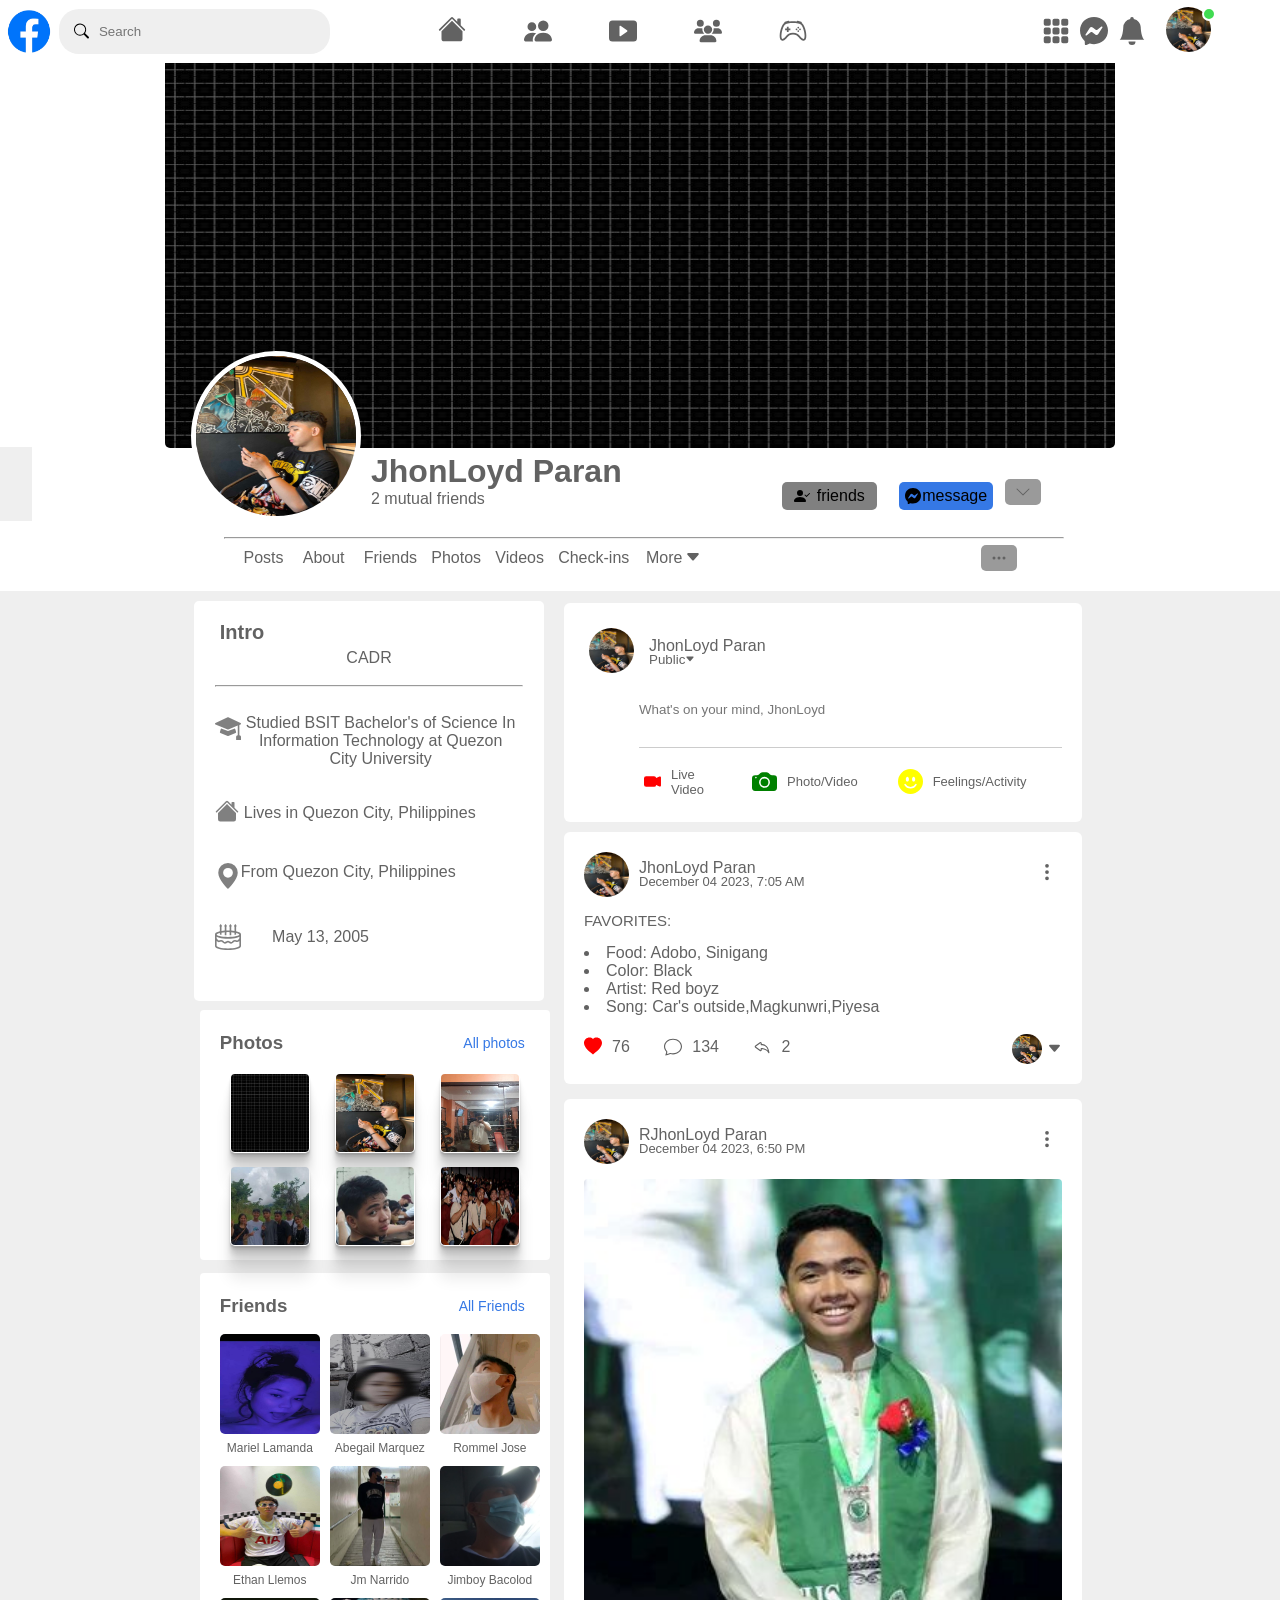
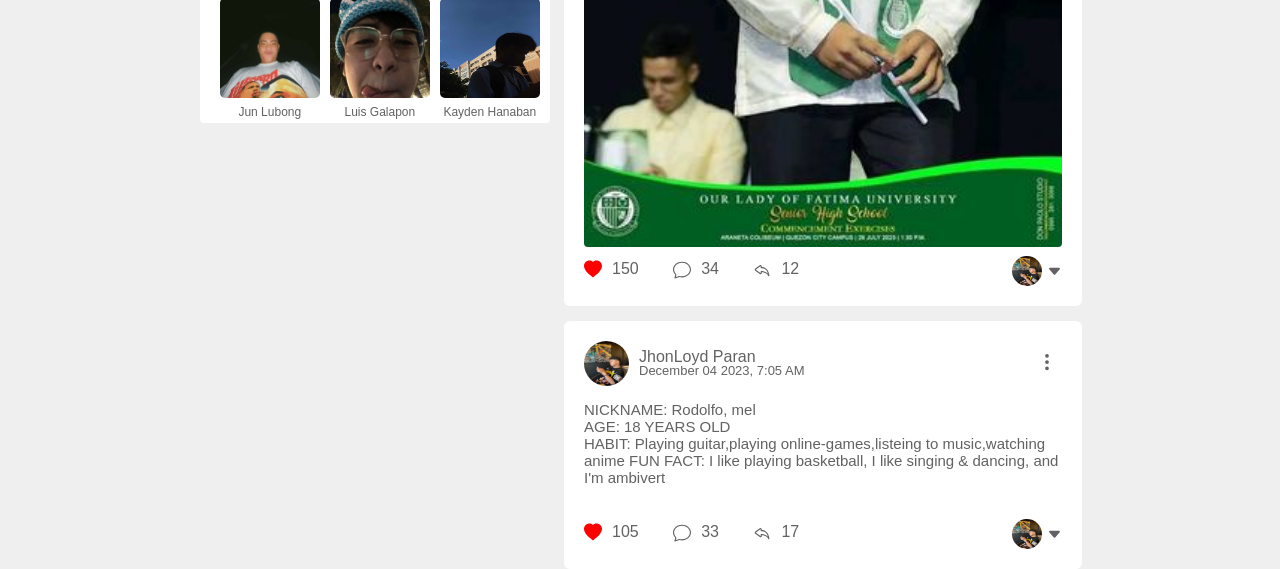
<file: jhonloyd-profile-page.html>
<!DOCTYPE html>
<html lang="en">
<head>
    <meta charset="UTF-8">
    <meta name="viewport" content="width=device-width, initial-scale=1.0">
    <title>JhonLoyd</title>
    <link rel="stylesheet" href="mariel-page.css">
</head>
<body>

  <nav>

    <div class="nav-left">
      <img src="Facebook-logo-600x319-removebg-preview.png" class="logo">
      <div class="search-box">
        <svg xmlns="http://www.w3.org/2000/svg" width="16" height="16" fill="currentColor" class="bi bi-search" viewBox="0 0 16 16">
          <path d="M11.742 10.344a6.5 6.5 0 1 0-1.397 1.398h-.001c.03.04.062.078.098.115l3.85 3.85a1 1 0 0 0 1.415-1.414l-3.85-3.85a1.007 1.007 0 0 0-.115-.1zM12 6.5a5.5 5.5 0 1 1-11 0 5.5 5.5 0 0 1 11 0z"/>
        </svg>
        <input type="text" placeholder="Search">
      </div>
    </div>

      <div class="nav-center">
      
          <a href="jhonloyd-page.html"><svg xmlns="http://www.w3.org/2000/svg" width="30" height="30" fill="#626262" class="bi bi-house-fill" viewBox="0 0 16 16">
              <path d="M8.707 1.5a1 1 0 0 0-1.414 0L.646 8.146a.5.5 0 0 0 .708.708L8 2.207l6.646 6.647a.5.5 0 0 0 .708-.708L13 5.793V2.5a.5.5 0 0 0-.5-.5h-1a.5.5 0 0 0-.5.5v1.293L8.707 1.5Z"/>
              <path d="m8 3.293 6 6V13.5a1.5 1.5 0 0 1-1.5 1.5h-9A1.5 1.5 0 0 1 2 13.5V9.293l6-6Z"/>
            </svg></a>
          <svg xmlns="http://www.w3.org/2000/svg" width="30" height="30" fill="#626262" class="bi bi-people-fill" viewBox="0 0 16 16">
              <path d="M7 14s-1 0-1-1 1-4 5-4 5 3 5 4-1 1-1 1H7Zm4-6a3 3 0 1 0 0-6 3 3 0 0 0 0 6Zm-5.784 6A2.238 2.238 0 0 1 5 13c0-1.355.68-2.75 1.936-3.72A6.325 6.325 0 0 0 5 9c-4 0-5 3-5 4s1 1 1 1h4.216ZM4.5 8a2.5 2.5 0 1 0 0-5 2.5 2.5 0 0 0 0 5Z"/>
            </svg>
            <svg xmlns="http://www.w3.org/2000/svg" width="30" height="30" fill="#626262" class="bi bi-play-btn-fill" viewBox="0 0 16 16">
              <path d="M0 12V4a2 2 0 0 1 2-2h12a2 2 0 0 1 2 2v8a2 2 0 0 1-2 2H2a2 2 0 0 1-2-2zm6.79-6.907A.5.5 0 0 0 6 5.5v5a.5.5 0 0 0 .79.407l3.5-2.5a.5.5 0 0 0 0-.814l-3.5-2.5z"/>
            </svg>
          <svg xmlns="http://www.w3.org/2000/svg" height="30" width="30" fill="#626262" backgroud-color: white; viewBox="0 0 640 512">
              <path d="M144 0a80 80 0 1 1 0 160A80 80 0 1 1 144 0zM512 0a80 80 0 1 1 0 160A80 80 0 1 1 512 0zM0 298.7C0 239.8 47.8 192 106.7 192h42.7c15.9 0 31 3.5 44.6 9.7c-1.3 7.2-1.9 14.7-1.9 22.3c0 38.2 16.8 72.5 43.3 96c-.2 0-.4 0-.7 0H21.3C9.6 320 0 310.4 0 298.7zM405.3 320c-.2 0-.4 0-.7 0c26.6-23.5 43.3-57.8 43.3-96c0-7.6-.7-15-1.9-22.3c13.6-6.3 28.7-9.7 44.6-9.7h42.7C592.2 192 640 239.8 640 298.7c0 11.8-9.6 21.3-21.3 21.3H405.3zM224 224a96 96 0 1 1 192 0 96 96 0 1 1 -192 0zM128 485.3C128 411.7 187.7 352 261.3 352H378.7C452.3 352 512 411.7 512 485.3c0 14.7-11.9 26.7-26.7 26.7H154.7c-14.7 0-26.7-11.9-26.7-26.7z"/>
            </svg>
          <svg xmlns="http://www.w3.org/2000/svg" width="30" height="30" fill="#626262" class="bi bi-controller" viewBox="0 0 16 16">
              <path d="M11.5 6.027a.5.5 0 1 1-1 0 .5.5 0 0 1 1 0zm-1.5 1.5a.5.5 0 1 0 0-1 .5.5 0 0 0 0 1zm2.5-.5a.5.5 0 1 1-1 0 .5.5 0 0 1 1 0zm-1.5 1.5a.5.5 0 1 0 0-1 .5.5 0 0 0 0 1zm-6.5-3h1v1h1v1h-1v1h-1v-1h-1v-1h1v-1z"/>
              <path d="M3.051 3.26a.5.5 0 0 1 .354-.613l1.932-.518a.5.5 0 0 1 .62.39c.655-.079 1.35-.117 2.043-.117.72 0 1.443.041 2.12.126a.5.5 0 0 1 .622-.399l1.932.518a.5.5 0 0 1 .306.729c.14.09.266.19.373.297.408.408.78 1.05 1.095 1.772.32.733.599 1.591.805 2.466.206.875.34 1.78.364 2.606.024.816-.059 1.602-.328 2.21a1.42 1.42 0 0 1-1.445.83c-.636-.067-1.115-.394-1.513-.773-.245-.232-.496-.526-.739-.808-.126-.148-.25-.292-.368-.423-.728-.804-1.597-1.527-3.224-1.527-1.627 0-2.496.723-3.224 1.527-.119.131-.242.275-.368.423-.243.282-.494.575-.739.808-.398.38-.877.706-1.513.773a1.42 1.42 0 0 1-1.445-.83c-.27-.608-.352-1.395-.329-2.21.024-.826.16-1.73.365-2.606.206-.875.486-1.733.805-2.466.315-.722.687-1.364 1.094-1.772a2.34 2.34 0 0 1 .433-.335.504.504 0 0 1-.028-.079zm2.036.412c-.877.185-1.469.443-1.733.708-.276.276-.587.783-.885 1.465a13.748 13.748 0 0 0-.748 2.295 12.351 12.351 0 0 0-.339 2.406c-.022.755.062 1.368.243 1.776a.42.42 0 0 0 .426.24c.327-.034.61-.199.929-.502.212-.202.4-.423.615-.674.133-.156.276-.323.44-.504C4.861 9.969 5.978 9.027 8 9.027s3.139.942 3.965 1.855c.164.181.307.348.44.504.214.251.403.472.615.674.318.303.601.468.929.503a.42.42 0 0 0 .426-.241c.18-.408.265-1.02.243-1.776a12.354 12.354 0 0 0-.339-2.406 13.753 13.753 0 0 0-.748-2.295c-.298-.682-.61-1.19-.885-1.465-.264-.265-.856-.523-1.733-.708-.85-.179-1.877-.27-2.913-.27-1.036 0-2.063.091-2.913.27z"/>
            </svg>
      
      </div>

      <div class="nav-right">
        
        <svg xmlns="http://www.w3.org/2000/svg" width="28" height="28" fill="#626262" class="bi bi-grid-3x3-gap-fill" viewBox="0 0 16 16">
              <path d="M1 2a1 1 0 0 1 1-1h2a1 1 0 0 1 1 1v2a1 1 0 0 1-1 1H2a1 1 0 0 1-1-1zm5 0a1 1 0 0 1 1-1h2a1 1 0 0 1 1 1v2a1 1 0 0 1-1 1H7a1 1 0 0 1-1-1zm5 0a1 1 0 0 1 1-1h2a1 1 0 0 1 1 1v2a1 1 0 0 1-1 1h-2a1 1 0 0 1-1-1zM1 7a1 1 0 0 1 1-1h2a1 1 0 0 1 1 1v2a1 1 0 0 1-1 1H2a1 1 0 0 1-1-1zm5 0a1 1 0 0 1 1-1h2a1 1 0 0 1 1 1v2a1 1 0 0 1-1 1H7a1 1 0 0 1-1-1zm5 0a1 1 0 0 1 1-1h2a1 1 0 0 1 1 1v2a1 1 0 0 1-1 1h-2a1 1 0 0 1-1-1zM1 12a1 1 0 0 1 1-1h2a1 1 0 0 1 1 1v2a1 1 0 0 1-1 1H2a1 1 0 0 1-1-1zm5 0a1 1 0 0 1 1-1h2a1 1 0 0 1 1 1v2a1 1 0 0 1-1 1H7a1 1 0 0 1-1-1zm5 0a1 1 0 0 1 1-1h2a1 1 0 0 1 1 1v2a1 1 0 0 1-1 1h-2a1 1 0 0 1-1-1z"/>
            </svg>
          <svg xmlns="http://www.w3.org/2000/svg" width="28" height="28" fill="#626262" class="bi bi-messenger" viewBox="0 0 16 16">
              <path d="M0 7.76C0 3.301 3.493 0 8 0s8 3.301 8 7.76-3.493 7.76-8 7.76c-.81 0-1.586-.107-2.316-.307a.639.639 0 0 0-.427.03l-1.588.702a.64.64 0 0 1-.898-.566l-.044-1.423a.639.639 0 0 0-.215-.456C.956 12.108 0 10.092 0 7.76m5.546-1.459-2.35 3.728c-.225.358.214.761.551.506l2.525-1.916a.48.48 0 0 1 .578-.002l1.869 1.402a1.2 1.2 0 0 0 1.735-.32l2.35-3.728c.226-.358-.214-.761-.551-.506L9.728 7.381a.48.48 0 0 1-.578.002L7.281 5.98a1.2 1.2 0 0 0-1.735.32z"/>
            </svg>
          <svg xmlns="http://www.w3.org/2000/svg" width="28" height="28" fill="#626262" class="bi bi-bell-fill" viewBox="0 0 16 16">
              <path d="M8 16a2 2 0 0 0 2-2H6a2 2 0 0 0 2 2m.995-14.901a1 1 0 1 0-1.99 0A5.002 5.002 0 0 0 3 6c0 1.098-.5 6-2 7h14c-1.5-1-2-5.902-2-7 0-2.42-1.72-4.44-4.005-4.901z"/>
            </svg>
        
        </div>
        <div class="nav-user-icon online" onclick="settingsMenuToggle()">
          <img src="loyd.jpg">
        </div>

           <!----settings-menu drop down----->

        <div class="settings-menu">

          <div id="dark-btn" class=".dark-btn-on">
            <span></span>
          </div>
  
            <div class="settings-menu-inner">
              <div class="user-profile">
                <img src="loyd.jpg" style="width: 45px; height: 45px;">
                <div>
                  <p>JhonLoyd Paran</p>
                  <a href="#">See your profile</a>
                </div>
             </div>
                <hr>
                <div class="user-profile1">
                  <svg xmlns="http://www.w3.org/2000/svg" width="35" height="35" fill="currentColor" class="bi bi-chat-left-text-fill" viewBox="0 0 16 16">
                    <path d="M0 2a2 2 0 0 1 2-2h12a2 2 0 0 1 2 2v8a2 2 0 0 1-2 2H4.414a1 1 0 0 0-.707.293L.854 15.146A.5.5 0 0 1 0 14.793zm3.5 1a.5.5 0 0 0 0 1h9a.5.5 0 0 0 0-1zm0 2.5a.5.5 0 0 0 0 1h9a.5.5 0 0 0 0-1zm0 2.5a.5.5 0 0 0 0 1h5a.5.5 0 0 0 0-1z"/>
                  </svg>
                  <div>
                    <p>Give Feedback</p>
                    <a href="#">Help us to improve the new design</a>
                  </div>
              </div>
              <hr>
  
              <div class="settings-links">
                <svg xmlns="http://www.w3.org/2000/svg" width="25" height="25" fill="currentColor" class="bi bi-gear-fill" viewBox="0 0 16 16">
                  <path d="M9.405 1.05c-.413-1.4-2.397-1.4-2.81 0l-.1.34a1.464 1.464 0 0 1-2.105.872l-.31-.17c-1.283-.698-2.686.705-1.987 1.987l.169.311c.446.82.023 1.841-.872 2.105l-.34.1c-1.4.413-1.4 2.397 0 2.81l.34.1a1.464 1.464 0 0 1 .872 2.105l-.17.31c-.698 1.283.705 2.686 1.987 1.987l.311-.169a1.464 1.464 0 0 1 2.105.872l.1.34c.413 1.4 2.397 1.4 2.81 0l.1-.34a1.464 1.464 0 0 1 2.105-.872l.31.17c1.283.698 2.686-.705 1.987-1.987l-.169-.311a1.464 1.464 0 0 1 .872-2.105l.34-.1c1.4-.413 1.4-2.397 0-2.81l-.34-.1a1.464 1.464 0 0 1-.872-2.105l.17-.31c.698-1.283-.705-2.686-1.987-1.987l-.311.169a1.464 1.464 0 0 1-2.105-.872l-.1-.34zM8 10.93a2.929 2.929 0 1 1 0-5.86 2.929 2.929 0 0 1 0 5.858z"/>
                </svg>
                <a href="#">Setting and Privacy<svg xmlns="http://www.w3.org/2000/svg" width="15px" height="15px" fill="currentColor" class="bi bi-chevron-right" viewBox="0 0 16 16">
                  <path fill-rule="evenodd" d="M4.646 1.646a.5.5 0 0 1 .708 0l6 6a.5.5 0 0 1 0 .708l-6 6a.5.5 0 0 1-.708-.708L10.293 8 4.646 2.354a.5.5 0 0 1 0-.708z"/>
                </svg></a>
              </div>
              <div class="settings-links">
                <svg xmlns="http://www.w3.org/2000/svg" width="25" height="25" fill="currentColor" class="bi bi-question-circle-fill" viewBox="0 0 16 16">
                  <path d="M16 8A8 8 0 1 1 0 8a8 8 0 0 1 16 0M5.496 6.033h.825c.138 0 .248-.113.266-.25.09-.656.54-1.134 1.342-1.134.686 0 1.314.343 1.314 1.168 0 .635-.374.927-.965 1.371-.673.489-1.206 1.06-1.168 1.987l.003.217a.25.25 0 0 0 .25.246h.811a.25.25 0 0 0 .25-.25v-.105c0-.718.273-.927 1.01-1.486.609-.463 1.244-.977 1.244-2.056 0-1.511-1.276-2.241-2.673-2.241-1.267 0-2.655.59-2.75 2.286a.237.237 0 0 0 .241.247zm2.325 6.443c.61 0 1.029-.394 1.029-.927 0-.552-.42-.94-1.029-.94-.584 0-1.009.388-1.009.94 0 .533.425.927 1.01.927z"/>
                </svg>
                <a href="#">Help and Support<svg xmlns="http://www.w3.org/2000/svg" width="15px" height="15px" fill="currentColor" class="bi bi-chevron-right" viewBox="0 0 16 16">
                  <path fill-rule="evenodd" d="M4.646 1.646a.5.5 0 0 1 .708 0l6 6a.5.5 0 0 1 0 .708l-6 6a.5.5 0 0 1-.708-.708L10.293 8 4.646 2.354a.5.5 0 0 1 0-.708z"/>
                </svg></a>
              </div>
              <div class="settings-links">
                <svg xmlns="http://www.w3.org/2000/svg" width="25" height="25" fill="currentColor" class="bi bi-moon-fill" viewBox="0 0 16 16">
                  <path d="M6 .278a.768.768 0 0 1 .08.858 7.208 7.208 0 0 0-.878 3.46c0 4.021 3.278 7.277 7.318 7.277.527 0 1.04-.055 1.533-.16a.787.787 0 0 1 .81.316.733.733 0 0 1-.031.893A8.349 8.349 0 0 1 8.344 16C3.734 16 0 12.286 0 7.71 0 4.266 2.114 1.312 5.124.06A.752.752 0 0 1 6 .278"/>
                </svg>
                <a href="#">Display and Accessibility<svg xmlns="http://www.w3.org/2000/svg" width="15px" height="15px" fill="currentColor" class="bi bi-chevron-right" viewBox="0 0 16 16">
                  <path fill-rule="evenodd" d="M4.646 1.646a.5.5 0 0 1 .708 0l6 6a.5.5 0 0 1 0 .708l-6 6a.5.5 0 0 1-.708-.708L10.293 8 4.646 2.354a.5.5 0 0 1 0-.708z"/>
                </svg></a> 
              </div>
              <div class="settings-links">
                <svg xmlns="http://www.w3.org/2000/svg" width="25" height="25" fill="currentColor" class="bi bi-box-arrow-right" viewBox="0 0 16 16">
                  <path fill-rule="evenodd" d="M10 12.5a.5.5 0 0 1-.5.5h-8a.5.5 0 0 1-.5-.5v-9a.5.5 0 0 1 .5-.5h8a.5.5 0 0 1 .5.5v2a.5.5 0 0 0 1 0v-2A1.5 1.5 0 0 0 9.5 2h-8A1.5 1.5 0 0 0 0 3.5v9A1.5 1.5 0 0 0 1.5 14h8a1.5 1.5 0 0 0 1.5-1.5v-2a.5.5 0 0 0-1 0z"/>
                  <path fill-rule="evenodd" d="M15.854 8.354a.5.5 0 0 0 0-.708l-3-3a.5.5 0 0 0-.708.708L14.293 7.5H5.5a.5.5 0 0 0 0 1h8.793l-2.147 2.146a.5.5 0 0 0 .708.708l3-3z"/>
                </svg>
                <a href="#">Log Out<svg xmlns="http://www.w3.org/2000/svg" width="25" height="25" fill="currentColor" class="bi bi-chevron-right" viewBox="0 0 16 16">
                  <path fill-rule="evenodd" d="M4.646 1.646a.5.5 0 0 1 .708 0l6 6a.5.5 0 0 1 0 .708l-6 6a.5.5 0 0 1-.708-.708L10.293 8 4.646 2.354a.5.5 0 0 1 0-.708z"/>
                </svg></a>
              </div>
  
            </div>
          </div>
      </nav>

     <main>
      <div class="cover-photo-container">
          <img src="loyd-bg.jpg" class="cover-photo1">
    </div>
    <main id="profile">
        
         <div class="profile-container">
            
                  <img src="loyd.jpg" class="profile-pic1">
               

                <div class="name">
                    <h1><strong>JhonLoyd Paran</strong></h1>
                    <div class="friends1">
                        <p>2 mutual friends &nbsp; </p>
                    </div>
                    

                </div>
                <div class="right">
                    <p class="right-friends">
                        <svg xmlns="http://www.w3.org/2000/svg" width="16" height="16" fill="currentColor" class="bi bi-person-check-fill" viewBox="0 0 16 16">
                            <path fill-rule="evenodd" d="M15.854 5.146a.5.5 0 0 1 0 .708l-3 3a.5.5 0 0 1-.708 0l-1.5-1.5a.5.5 0 0 1 .708-.708L12.5 7.793l2.646-2.647a.5.5 0 0 1 .708 0z"/>
                            <path d="M1 14s-1 0-1-1 1-4 6-4 6 3 6 4-1 1-1 1H1zm5-6a3 3 0 1 0 0-6 3 3 0 0 0 0 6z"/>
                          </svg>friends
                    </p>
                    <p class="message">
                        <svg xmlns="http://www.w3.org/2000/svg" width="16" height="16" fill="currentColor" class="bi bi-messenger" viewBox="0 0 16 16">
                            <path d="M0 7.76C0 3.301 3.493 0 8 0s8 3.301 8 7.76-3.493 7.76-8 7.76c-.81 0-1.586-.107-2.316-.307a.639.639 0 0 0-.427.03l-1.588.702a.64.64 0 0 1-.898-.566l-.044-1.423a.639.639 0 0 0-.215-.456C.956 12.108 0 10.092 0 7.76zm5.546-1.459-2.35 3.728c-.225.358.214.761.551.506l2.525-1.916a.48.48 0 0 1 .578-.002l1.869 1.402a1.2 1.2 0 0 0 1.735-.32l2.35-3.728c.226-.358-.214-.761-.551-.506L9.728 7.381a.48.48 0 0 1-.578.002L7.281 5.98a1.2 1.2 0 0 0-1.735.32z"/>
                          </svg>message
                    </p>
                    <p class="more">
                        <svg xmlns="http://www.w3.org/2000/svg" width="36" height="26" fill="#626262" class="bi bi-chevron-down" viewBox="0 0 16 16">
                          <path fill-rule="evenodd" d="M1.646 4.646a.5.5 0 0 1 .708 0L8 10.293l5.646-5.647a.5.5 0 0 1 .708.708l-6 6a.5.5 0 0 1-.708 0l-6-6a.5.5 0 0 1 0-.708z"/>
                        </svg>
                    </p>
                </div>
                
         
           
         </main>
         <br>
         <hr class="hreee">
         <div class="container-about-etc">
         <div class="about-etc">
                
          <hr class="hr1">
                <div class="left-about">
                    <div class="span">
                        <span>Posts</span><span><a href="#about">About</a></span><span>Friends</span><span>Photos</span><span>Videos</span><span>Check-ins</span><span class="span-more">More<svg xmlns="http://www.w3.org/2000/svg" width="16" height="16" fill="currentColor" class="bi bi-caret-down-fill" viewBox="0 0 16 16">
                          <path d="M7.247 11.14 2.451 5.658C1.885 5.013 2.345 4 3.204 4h9.592a1 1 0 0 1 .753 1.659l-4.796 5.48a1 1 0 0 1-1.506 0z"/>
                        </svg></span>
                    </div>
                        <div class="three-dots">
                            <svg xmlns="http://www.w3.org/2000/svg" width="36" height="26" fill="currentColor" class="bi bi-three-dots" viewBox="0 0 16 16">
                                <path d="M3 9.5a1.5 1.5 0 1 1 0-3 1.5 1.5 0 0 1 0 3zm5 0a1.5 1.5 0 1 1 0-3 1.5 1.5 0 0 1 0 3zm5 0a1.5 1.5 0 1 1 0-3 1.5 1.5 0 0 1 0 3z"/>
                              </svg>
                        </div>
                 </div>
                 
        </div>
        </div>
     </div>
     <main>
      <section class="lower-page">
      <div class="main-container">
          <div class="main-left">
                  <span class="intro"><strong>Intro</strong></span>
                  <div class="bio">
                      <p>CADR</p> <br>
                      <p></p>
                      <hr>
                      <div class="school">
                          <div class="school-details">
                          <div class="school-icon"><svg xmlns="http://www.w3.org/2000/svg" width="26" height="26" fill="gray" class="bi bi-mortarboard-fill" viewBox="0 0 16 16">
                              <path d="M8.211 2.047a.5.5 0 0 0-.422 0l-7.5 3.5a.5.5 0 0 0 .025.917l7.5 3a.5.5 0 0 0 .372 0L14 7.14V13a1 1 0 0 0-1 1v2h3v-2a1 1 0 0 0-1-1V6.739l.686-.275a.5.5 0 0 0 .025-.917l-7.5-3.5Z"/>
                              <path d="M4.176 9.032a.5.5 0 0 0-.656.327l-.5 1.7a.5.5 0 0 0 .294.605l4.5 1.8a.5.5 0 0 0 .372 0l4.5-1.8a.5.5 0 0 0 .294-.605l-.5-1.7a.5.5 0 0 0-.656-.327L8 10.466 4.176 9.032Z"/>
                            </svg></div>
                            <div class="jojo-container">
                                  <span class="jojo">Studied BSIT Bachelor's of Science In</span>
                                  <span class="jojo">Information Technology at Quezon</span>
                                  <span class="jojo">City University</span>
                            </div>

                          </div>
                          <div class="home-details">
                              <div class="home icon"><svg xmlns="http://www.w3.org/2000/svg" width="24" height="24" fill="gray" class="bi bi-house-fill" viewBox="0 0 16 16">
                                  <path d="M8.707 1.5a1 1 0 0 0-1.414 0L.646 8.146a.5.5 0 0 0 .708.708L8 2.207l6.646 6.647a.5.5 0 0 0 .708-.708L13 5.793V2.5a.5.5 0 0 0-.5-.5h-1a.5.5 0 0 0-.5.5v1.293L8.707 1.5Z"/>
                                  <path d="m8 3.293 6 6V13.5a1.5 1.5 0 0 1-1.5 1.5h-9A1.5 1.5 0 0 1 2 13.5V9.293l6-6Z"/>
                                </svg></div>
                              <div class="location"> Lives in Quezon City, Philippines</div>
                                  
                          </div>
                              <div class="location">
                                  <div class="location-icon"><svg xmlns="http://www.w3.org/2000/svg" width="26" height="26" fill="gray" class="bi bi-geo-alt-fill" viewBox="0 0 16 16">
                                      <path d="M8 16s6-5.686 6-10A6 6 0 0 0 2 6c0 4.314 6 10 6 10zm0-7a3 3 0 1 1 0-6 3 3 0 0 1 0 6z"/>
                                    </svg></div>
                                    <p>From Quezon City, Philippines</p>
                              </div>
                          </div>
                          <div class="birthdate">
                              <svg xmlns="http://www.w3.org/2000/svg" width="26" height="26" fill="gray" class="bi bi-cake2" viewBox="0 0 16 16">
                                  <path d="m3.494.013-.595.79A.747.747 0 0 0 3 1.814v2.683c-.149.034-.293.07-.432.107-.702.187-1.305.418-1.745.696C.408 5.56 0 5.954 0 6.5v7c0 .546.408.94.823 1.201.44.278 1.043.51 1.745.696C3.978 15.773 5.898 16 8 16c2.102 0 4.022-.227 5.432-.603.701-.187 1.305-.418 1.745-.696.415-.261.823-.655.823-1.201v-7c0-.546-.408-.94-.823-1.201-.44-.278-1.043-.51-1.745-.696A12.418 12.418 0 0 0 13 4.496v-2.69a.747.747 0 0 0 .092-1.004l-.598-.79-.595.792A.747.747 0 0 0 12 1.813V4.3a22.03 22.03 0 0 0-2-.23V1.806a.747.747 0 0 0 .092-1.004l-.598-.79-.595.792A.747.747 0 0 0 9 1.813v2.204a28.708 28.708 0 0 0-2 0V1.806A.747.747 0 0 0 7.092.802l-.598-.79-.595.792A.747.747 0 0 0 6 1.813V4.07c-.71.05-1.383.129-2 .23V1.806A.747.747 0 0 0 4.092.802l-.598-.79Zm-.668 5.556L3 5.524v.967c.311.074.646.141 1 .201V5.315a21.05 21.05 0 0 1 2-.242v1.855c.325.024.659.042 1 .054V5.018a27.685 27.685 0 0 1 2 0v1.964c.341-.012.675-.03 1-.054V5.073c.72.054 1.393.137 2 .242v1.377c.354-.06.689-.127 1-.201v-.967l.175.045c.655.175 1.15.374 1.469.575.344.217.356.35.356.356 0 .006-.012.139-.356.356-.319.2-.814.4-1.47.575C11.87 7.78 10.041 8 8 8c-2.04 0-3.87-.221-5.174-.569-.656-.175-1.151-.374-1.47-.575C1.012 6.639 1 6.506 1 6.5c0-.006.012-.139.356-.356.319-.2.814-.4 1.47-.575ZM15 7.806v1.027l-.68.907a.938.938 0 0 1-1.17.276 1.938 1.938 0 0 0-2.236.363l-.348.348a1 1 0 0 1-1.307.092l-.06-.044a2 2 0 0 0-2.399 0l-.06.044a1 1 0 0 1-1.306-.092l-.35-.35a1.935 1.935 0 0 0-2.233-.362.935.935 0 0 1-1.168-.277L1 8.82V7.806c.42.232.956.428 1.568.591C3.978 8.773 5.898 9 8 9c2.102 0 4.022-.227 5.432-.603.612-.163 1.149-.36 1.568-.591Zm0 2.679V13.5c0 .006-.012.139-.356.355-.319.202-.814.401-1.47.576C11.87 14.78 10.041 15 8 15c-2.04 0-3.87-.221-5.174-.569-.656-.175-1.151-.374-1.47-.575-.344-.217-.356-.35-.356-.356v-3.02a1.935 1.935 0 0 0 2.298.43.935.935 0 0 1 1.08.175l.348.349a2 2 0 0 0 2.615.185l.059-.044a1 1 0 0 1 1.2 0l.06.044a2 2 0 0 0 2.613-.185l.348-.348a.938.938 0 0 1 1.082-.175c.781.39 1.718.208 2.297-.426Z"/>
                                </svg> <p> May 13, 2005</p>
                          </div>

                          <div class="profile-intro">
                            <div class="title-box">
                                <h3>Photos</h3>
                                <a href="">All photos</a>
                            </div>
                            <div class="photo-box">
                                <div><img src="loyd-bg.jpg"></div>
                                <div><img src="loyd.jpg"></div>
                                <div><img src="loyd1.jpg"></div>
                                <div><img src="loyd2.jpg"></div>
                                <div><img src="loyd3.jpg"></div>
                                <div><img src="kulto boys.jpg"></div>
                            </div>
                        </div>
            
                        <div class="profile-intro1">
                          <div class="title-box1">
                              <h3>Friends</h3>
                              <a href="">All Friends</a>
                          </div>
                          <div class="photo-box1">
                                <div><img src="maye.jpg"><span>Mariel Lamanda</span></div>
                                <div><img src="abby.jpg"><span>Abegail Marquez</span></div>
                                <div><img src="mel.jpg"><span>Rommel Jose</span></div>
                                <div><img src="tan.jpg"><span>Ethan Llemos</span></div>
                                <div><img src="jm.jpg"><span>Jm Narrido</span></div>
                                <div><img src="jb.jpg"><span>Jimboy Bacolod</span></div>
                                <div><img src="jun.jpg"><span>Jun Lubong</span></div>
                                <div><img src="uis.jpg"><span>Luis Galapon</span></div>
                                <div><img src="kay.jpg"><span>Kayden Hanaban</span></div>

                            </div>
                          
                      </div>
          
                  </div>

        </div>
          <div class="main-right">
              <div class="r">

                <div class="write-post-container">
                  <div class="user-profile2">
                    <a href="jhonloyd-profile-page.html"> <img src="loyd.jpg" style="width: 45px; height: 45px;"></a>
                    <div>
                      <p>JhonLoyd Paran</p>
                      <small>Public<svg xmlns="http://www.w3.org/2000/svg" width="10" height="10" fill="currentColor" class="bi bi-caret-down-fill" viewBox="0 0 16 16">
                        <path d="M7.247 11.14 2.451 5.658C1.885 5.013 2.345 4 3.204 4h9.592a1 1 0 0 1 .753 1.659l-4.796 5.48a1 1 0 0 1-1.506 0z"/>
                      </svg></small>
                    </div>
                  </div>
         
                  <div class="post-input-container">
                    <textarea rows="3" placeholder="What's on your mind, JhonLoyd"></textarea>
        
                    <div class="add-post-links">
                      <a href="#"><svg xmlns="http://www.w3.org/2000/svg" width="25" height="25" fill="#ff0000" class="bi bi-camera-video-fill" viewBox="0 0 16 16">
                        <path fill-rule="evenodd" d="M0 5a2 2 0 0 1 2-2h7.5a2 2 0 0 1 1.983 1.738l3.11-1.382A1 1 0 0 1 16 4.269v7.462a1 1 0 0 1-1.406.913l-3.111-1.382A2 2 0 0 1 9.5 13H2a2 2 0 0 1-2-2V5z"/>
                      </svg> Live Video </a>
                      <a href="#"><svg xmlns="http://www.w3.org/2000/svg" width="25" height="25" fill="#008000" class="bi bi-camera-fill" viewBox="0 0 16 16">
                        <path d="M10.5 8.5a2.5 2.5 0 1 1-5 0 2.5 2.5 0 0 1 5 0z"/>
                        <path d="M2 4a2 2 0 0 0-2 2v6a2 2 0 0 0 2 2h12a2 2 0 0 0 2-2V6a2 2 0 0 0-2-2h-1.172a2 2 0 0 1-1.414-.586l-.828-.828A2 2 0 0 0 9.172 2H6.828a2 2 0 0 0-1.414.586l-.828.828A2 2 0 0 1 3.172 4H2zm.5 2a.5.5 0 1 1 0-1 .5.5 0 0 1 0 1zm9 2.5a3.5 3.5 0 1 1-7 0 3.5 3.5 0 0 1 7 0z"/>
                      </svg>Photo/Video</a> 
                      <a href="#"><svg xmlns="http://www.w3.org/2000/svg" width="25" height="25" fill="#ffff00" class="bi bi-emoji-smile-fill" viewBox="0 0 16 16">
                        <path d="M8 16A8 8 0 1 0 8 0a8 8 0 0 0 0 16zM7 6.5C7 7.328 6.552 8 6 8s-1-.672-1-1.5S5.448 5 6 5s1 .672 1 1.5zM4.285 9.567a.5.5 0 0 1 .683.183A3.498 3.498 0 0 0 8 11.5a3.498 3.498 0 0 0 3.032-1.75.5.5 0 1 1 .866.5A4.498 4.498 0 0 1 8 12.5a4.498 4.498 0 0 1-3.898-2.25.5.5 0 0 1 .183-.683zM10 8c-.552 0-1-.672-1-1.5S9.448 5 10 5s1 .672 1 1.5S10.552 8 10 8z"/>
                      </svg>Feelings/Activity</a>
                    </div>
                  </div>
                </div>
           
                <div class="post-container00">
                  <div class="post-row">
                    <div class="user-profile">
                      <img src="loyd.jpg" style="width: 45px; height: 45px;">
                      <div>
                        <p>JhonLoyd Paran</p>
                        <span>December 04 2023, 7:05 AM</span>
                      </div>
                    </div>
                    <a href="#"><svg xmlns="http://www.w3.org/2000/svg" width="20" height="20" fill="currentColor" class="bi bi-three-dots-vertical" viewBox="0 0 16 16">
                      <path d="M9.5 13a1.5 1.5 0 1 1-3 0 1.5 1.5 0 0 1 3 0zm0-5a1.5 1.5 0 1 1-3 0 1.5 1.5 0 0 1 3 0zm0-5a1.5 1.5 0 1 1-3 0 1.5 1.5 0 0 1 3 0z"/>
                    </svg></a>
                  </div>
                  
                  <p class="post-text">FAVORITES: <br>
                    <li>Food: Adobo, Sinigang</li>
                    <li>Color: Black</li>
                    <li>Artist: Red boyz</li>
                    <li>Song: Car's outside,Magkunwri,Piyesa</li>

                  </p>
                    <br>
                  <div class="post-row">
                    <div class="activity-icons">
                      <div><svg xmlns="http://www.w3.org/2000/svg" width="25" height="25" fill="ff0000" class="bi bi-heart-fill" viewBox="0 0 16 16">
                        <path fill-rule="evenodd" d="M8 1.314C12.438-3.248 23.534 4.735 8 15-7.534 4.736 3.562-3.248 8 1.314z"/>
                      </svg> 76</div>
                        <div><svg xmlns="http://www.w3.org/2000/svg" width="25" height="25" fill="currentColor" class="bi bi-chat" viewBox="0 0 16 16">
                          <path d="M2.678 11.894a1 1 0 0 1 .287.801 10.97 10.97 0 0 1-.398 2c1.395-.323 2.247-.697 2.634-.893a1 1 0 0 1 .71-.074A8.06 8.06 0 0 0 8 14c3.996 0 7-2.807 7-6 0-3.192-3.004-6-7-6S1 4.808 1 8c0 1.468.617 2.83 1.678 3.894zm-.493 3.905a21.682 21.682 0 0 1-.713.129c-.2.032-.352-.176-.273-.362a9.68 9.68 0 0 0 .244-.637l.003-.01c.248-.72.45-1.548.524-2.319C.743 11.37 0 9.76 0 8c0-3.866 3.582-7 8-7s8 3.134 8 7-3.582 7-8 7a9.06 9.06 0 0 1-2.347-.306c-.52.263-1.639.742-3.468 1.105z"/>
                        </svg>134</div>
                        <div><svg xmlns="http://www.w3.org/2000/svg" width="25" height="25" fill="currentColor" class="bi bi-reply" viewBox="0 0 16 16">
                          <path d="M6.598 5.013a.144.144 0 0 1 .202.134V6.3a.5.5 0 0 0 .5.5c.667 0 2.013.005 3.3.822.984.624 1.99 1.76 2.595 3.876-1.02-.983-2.185-1.516-3.205-1.799a8.74 8.74 0 0 0-1.921-.306 7.404 7.404 0 0 0-.798.008h-.013l-.005.001h-.001L7.3 9.9l-.05-.498a.5.5 0 0 0-.45.498v1.153c0 .108-.11.176-.202.134L2.614 8.254a.503.503 0 0 0-.042-.028.147.147 0 0 1 0-.252.499.499 0 0 0 .042-.028l3.984-2.933zM7.8 10.386c.068 0 .143.003.223.006.434.02 1.034.086 1.7.271 1.326.368 2.896 1.202 3.94 3.08a.5.5 0 0 0 .933-.305c-.464-3.71-1.886-5.662-3.46-6.66-1.245-.79-2.527-.942-3.336-.971v-.66a1.144 1.144 0 0 0-1.767-.96l-3.994 2.94a1.147 1.147 0 0 0 0 1.946l3.994 2.94a1.144 1.144 0 0 0 1.767-.96v-.667z"/>
                        </svg>2</div>
                    </div>
                    <div class="post-profile-icon">
                      <img src="loyd.jpg" style="width: 30px;" height="30px"><svg xmlns="http://www.w3.org/2000/svg" width="15" height="15" fill="currentColor" class="bi bi-caret-down-fill" viewBox="0 0 16 16">
                        <path d="M7.247 11.14 2.451 5.658C1.885 5.013 2.345 4 3.204 4h9.592a1 1 0 0 1 .753 1.659l-4.796 5.48a1 1 0 0 1-1.506 0z"/>
                      </svg>
                    </div>
                  </div>
          
                </div>

                <div class="post-container0000">
                  <div class="post-row">
                    <div class="user-profile">
                      <img src="loyd.jpg" style="width: 45px; height: 45px;">
                      <div>
                        <p>RJhonLoyd Paran</p>
                        <span>December 04 2023, 6:50 PM</span>
                      </div>
                    </div>
                    <a href="#"><svg xmlns="http://www.w3.org/2000/svg" width="20" height="20" fill="currentColor" class="bi bi-three-dots-vertical" viewBox="0 0 16 16">
                      <path d="M9.5 13a1.5 1.5 0 1 1-3 0 1.5 1.5 0 0 1 3 0zm0-5a1.5 1.5 0 1 1-3 0 1.5 1.5 0 0 1 3 0zm0-5a1.5 1.5 0 1 1-3 0 1.5 1.5 0 0 1 3 0z"/>
                    </svg></a>
                  </div>
                  
                  <p class="post-text"><span></span></p>
                  <img src="graduate.jpg" class="post-img">
      
                  <div class="post-row">
                    <div class="activity-icons">
                      <div><svg xmlns="http://www.w3.org/2000/svg" width="25" height="25" fill="ff0000" class="bi bi-heart-fill" viewBox="0 0 16 16">
                        <path fill-rule="evenodd" d="M8 1.314C12.438-3.248 23.534 4.735 8 15-7.534 4.736 3.562-3.248 8 1.314z"/>
                      </svg> 150</div>
                        <div><svg xmlns="http://www.w3.org/2000/svg" width="25" height="25" fill="currentColor" class="bi bi-chat" viewBox="0 0 16 16">
                          <path d="M2.678 11.894a1 1 0 0 1 .287.801 10.97 10.97 0 0 1-.398 2c1.395-.323 2.247-.697 2.634-.893a1 1 0 0 1 .71-.074A8.06 8.06 0 0 0 8 14c3.996 0 7-2.807 7-6 0-3.192-3.004-6-7-6S1 4.808 1 8c0 1.468.617 2.83 1.678 3.894zm-.493 3.905a21.682 21.682 0 0 1-.713.129c-.2.032-.352-.176-.273-.362a9.68 9.68 0 0 0 .244-.637l.003-.01c.248-.72.45-1.548.524-2.319C.743 11.37 0 9.76 0 8c0-3.866 3.582-7 8-7s8 3.134 8 7-3.582 7-8 7a9.06 9.06 0 0 1-2.347-.306c-.52.263-1.639.742-3.468 1.105z"/>
                        </svg>34</div>
                        <div><svg xmlns="http://www.w3.org/2000/svg" width="25" height="25" fill="currentColor" class="bi bi-reply" viewBox="0 0 16 16">
                          <path d="M6.598 5.013a.144.144 0 0 1 .202.134V6.3a.5.5 0 0 0 .5.5c.667 0 2.013.005 3.3.822.984.624 1.99 1.76 2.595 3.876-1.02-.983-2.185-1.516-3.205-1.799a8.74 8.74 0 0 0-1.921-.306 7.404 7.404 0 0 0-.798.008h-.013l-.005.001h-.001L7.3 9.9l-.05-.498a.5.5 0 0 0-.45.498v1.153c0 .108-.11.176-.202.134L2.614 8.254a.503.503 0 0 0-.042-.028.147.147 0 0 1 0-.252.499.499 0 0 0 .042-.028l3.984-2.933zM7.8 10.386c.068 0 .143.003.223.006.434.02 1.034.086 1.7.271 1.326.368 2.896 1.202 3.94 3.08a.5.5 0 0 0 .933-.305c-.464-3.71-1.886-5.662-3.46-6.66-1.245-.79-2.527-.942-3.336-.971v-.66a1.144 1.144 0 0 0-1.767-.96l-3.994 2.94a1.147 1.147 0 0 0 0 1.946l3.994 2.94a1.144 1.144 0 0 0 1.767-.96v-.667z"/>
                        </svg>12</div>
                    </div>
                    <div class="post-profile-icon">
                      <img src="loyd.jpg" style="width: 30px;" height="30px"><svg xmlns="http://www.w3.org/2000/svg" width="15" height="15" fill="currentColor" class="bi bi-caret-down-fill" viewBox="0 0 16 16">
                        <path d="M7.247 11.14 2.451 5.658C1.885 5.013 2.345 4 3.204 4h9.592a1 1 0 0 1 .753 1.659l-4.796 5.48a1 1 0 0 1-1.506 0z"/>
                      </svg>
                    </div>
                  </div>
      
                </div>

                <div class="post-container000">
                  <div class="post-row">
                    <div class="user-profile">
                      <img src="loyd.jpg" style="width: 45px; height: 45px;">
                      <div>
                        <p>JhonLoyd Paran</p>
                        <span>December 04 2023, 7:05 AM</span>
                      </div>
                    </div>
                    <a href="#"><svg xmlns="http://www.w3.org/2000/svg" width="20" height="20" fill="currentColor" class="bi bi-three-dots-vertical" viewBox="0 0 16 16">
                      <path d="M9.5 13a1.5 1.5 0 1 1-3 0 1.5 1.5 0 0 1 3 0zm0-5a1.5 1.5 0 1 1-3 0 1.5 1.5 0 0 1 3 0zm0-5a1.5 1.5 0 1 1-3 0 1.5 1.5 0 0 1 3 0z"/>
                    </svg></a>
                  </div>
                  
                  <p class="post-text">NICKNAME: Rodolfo, mel<br>
                     AGE: 18 YEARS OLD<br>
                     HABIT: Playing guitar,playing online-games,listeing to music,watching anime
                     FUN FACT: I like playing basketball, I like singing & dancing, and I'm ambivert
                  </p>
                    <br>
                  <div class="post-row">
                    <div class="activity-icons">
                      <div><svg xmlns="http://www.w3.org/2000/svg" width="25" height="25" fill="ff0000" class="bi bi-heart-fill" viewBox="0 0 16 16">
                        <path fill-rule="evenodd" d="M8 1.314C12.438-3.248 23.534 4.735 8 15-7.534 4.736 3.562-3.248 8 1.314z"/>
                      </svg> 105</div>
                        <div><svg xmlns="http://www.w3.org/2000/svg" width="25" height="25" fill="currentColor" class="bi bi-chat" viewBox="0 0 16 16">
                          <path d="M2.678 11.894a1 1 0 0 1 .287.801 10.97 10.97 0 0 1-.398 2c1.395-.323 2.247-.697 2.634-.893a1 1 0 0 1 .71-.074A8.06 8.06 0 0 0 8 14c3.996 0 7-2.807 7-6 0-3.192-3.004-6-7-6S1 4.808 1 8c0 1.468.617 2.83 1.678 3.894zm-.493 3.905a21.682 21.682 0 0 1-.713.129c-.2.032-.352-.176-.273-.362a9.68 9.68 0 0 0 .244-.637l.003-.01c.248-.72.45-1.548.524-2.319C.743 11.37 0 9.76 0 8c0-3.866 3.582-7 8-7s8 3.134 8 7-3.582 7-8 7a9.06 9.06 0 0 1-2.347-.306c-.52.263-1.639.742-3.468 1.105z"/>
                        </svg>33</div>
                        <div><svg xmlns="http://www.w3.org/2000/svg" width="25" height="25" fill="currentColor" class="bi bi-reply" viewBox="0 0 16 16">
                          <path d="M6.598 5.013a.144.144 0 0 1 .202.134V6.3a.5.5 0 0 0 .5.5c.667 0 2.013.005 3.3.822.984.624 1.99 1.76 2.595 3.876-1.02-.983-2.185-1.516-3.205-1.799a8.74 8.74 0 0 0-1.921-.306 7.404 7.404 0 0 0-.798.008h-.013l-.005.001h-.001L7.3 9.9l-.05-.498a.5.5 0 0 0-.45.498v1.153c0 .108-.11.176-.202.134L2.614 8.254a.503.503 0 0 0-.042-.028.147.147 0 0 1 0-.252.499.499 0 0 0 .042-.028l3.984-2.933zM7.8 10.386c.068 0 .143.003.223.006.434.02 1.034.086 1.7.271 1.326.368 2.896 1.202 3.94 3.08a.5.5 0 0 0 .933-.305c-.464-3.71-1.886-5.662-3.46-6.66-1.245-.79-2.527-.942-3.336-.971v-.66a1.144 1.144 0 0 0-1.767-.96l-3.994 2.94a1.147 1.147 0 0 0 0 1.946l3.994 2.94a1.144 1.144 0 0 0 1.767-.96v-.667z"/>
                        </svg>17</div>
                    </div>
                    <div class="post-profile-icon">
                      <img src="loyd.jpg" style="width: 30px;" height="30px"><svg xmlns="http://www.w3.org/2000/svg" width="15" height="15" fill="currentColor" class="bi bi-caret-down-fill" viewBox="0 0 16 16">
                        <path d="M7.247 11.14 2.451 5.658C1.885 5.013 2.345 4 3.204 4h9.592a1 1 0 0 1 .753 1.659l-4.796 5.48a1 1 0 0 1-1.506 0z"/>
                      </svg>
                    </div>
                  </div>
          
                </div> 
      
                          
                </div>    
            </div>
      </div>

    </section>
  </main>

    <script src="drop-down-toggle.js"></script>

  </body>
</html>
</file>
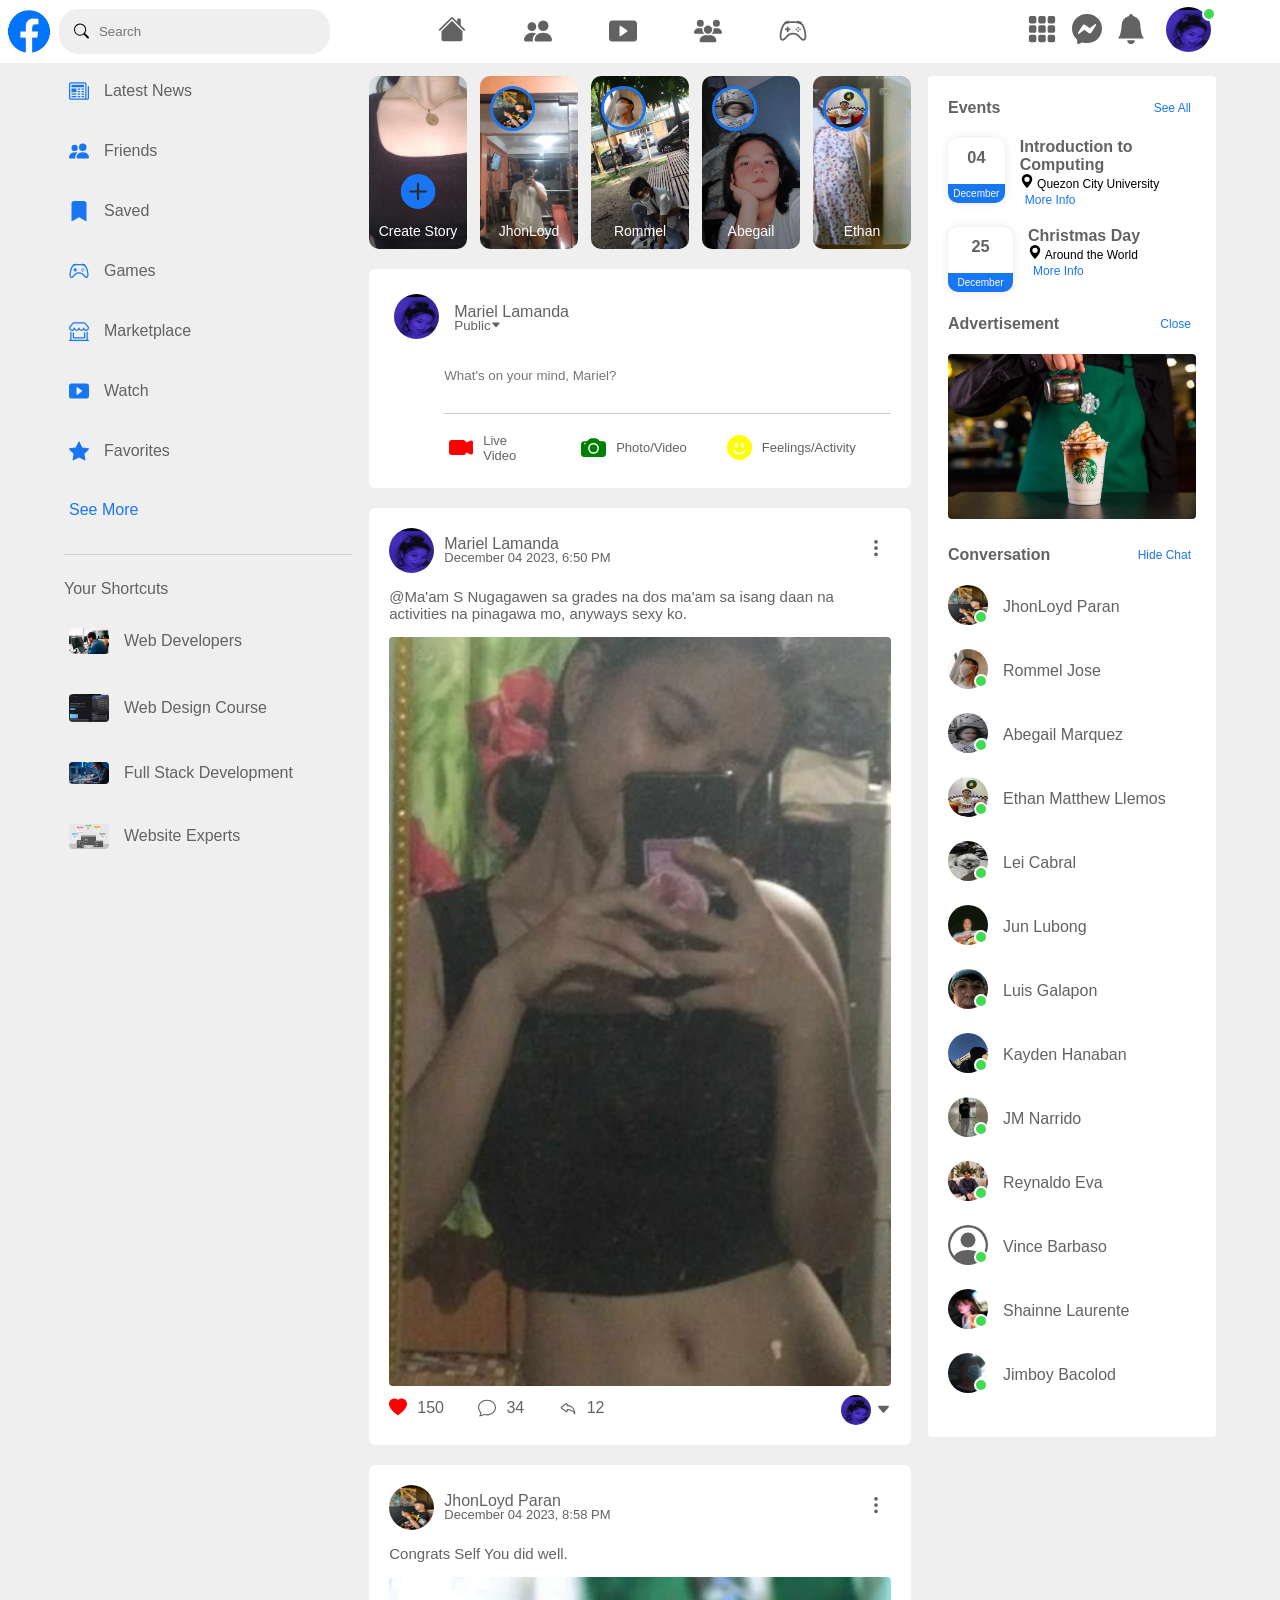
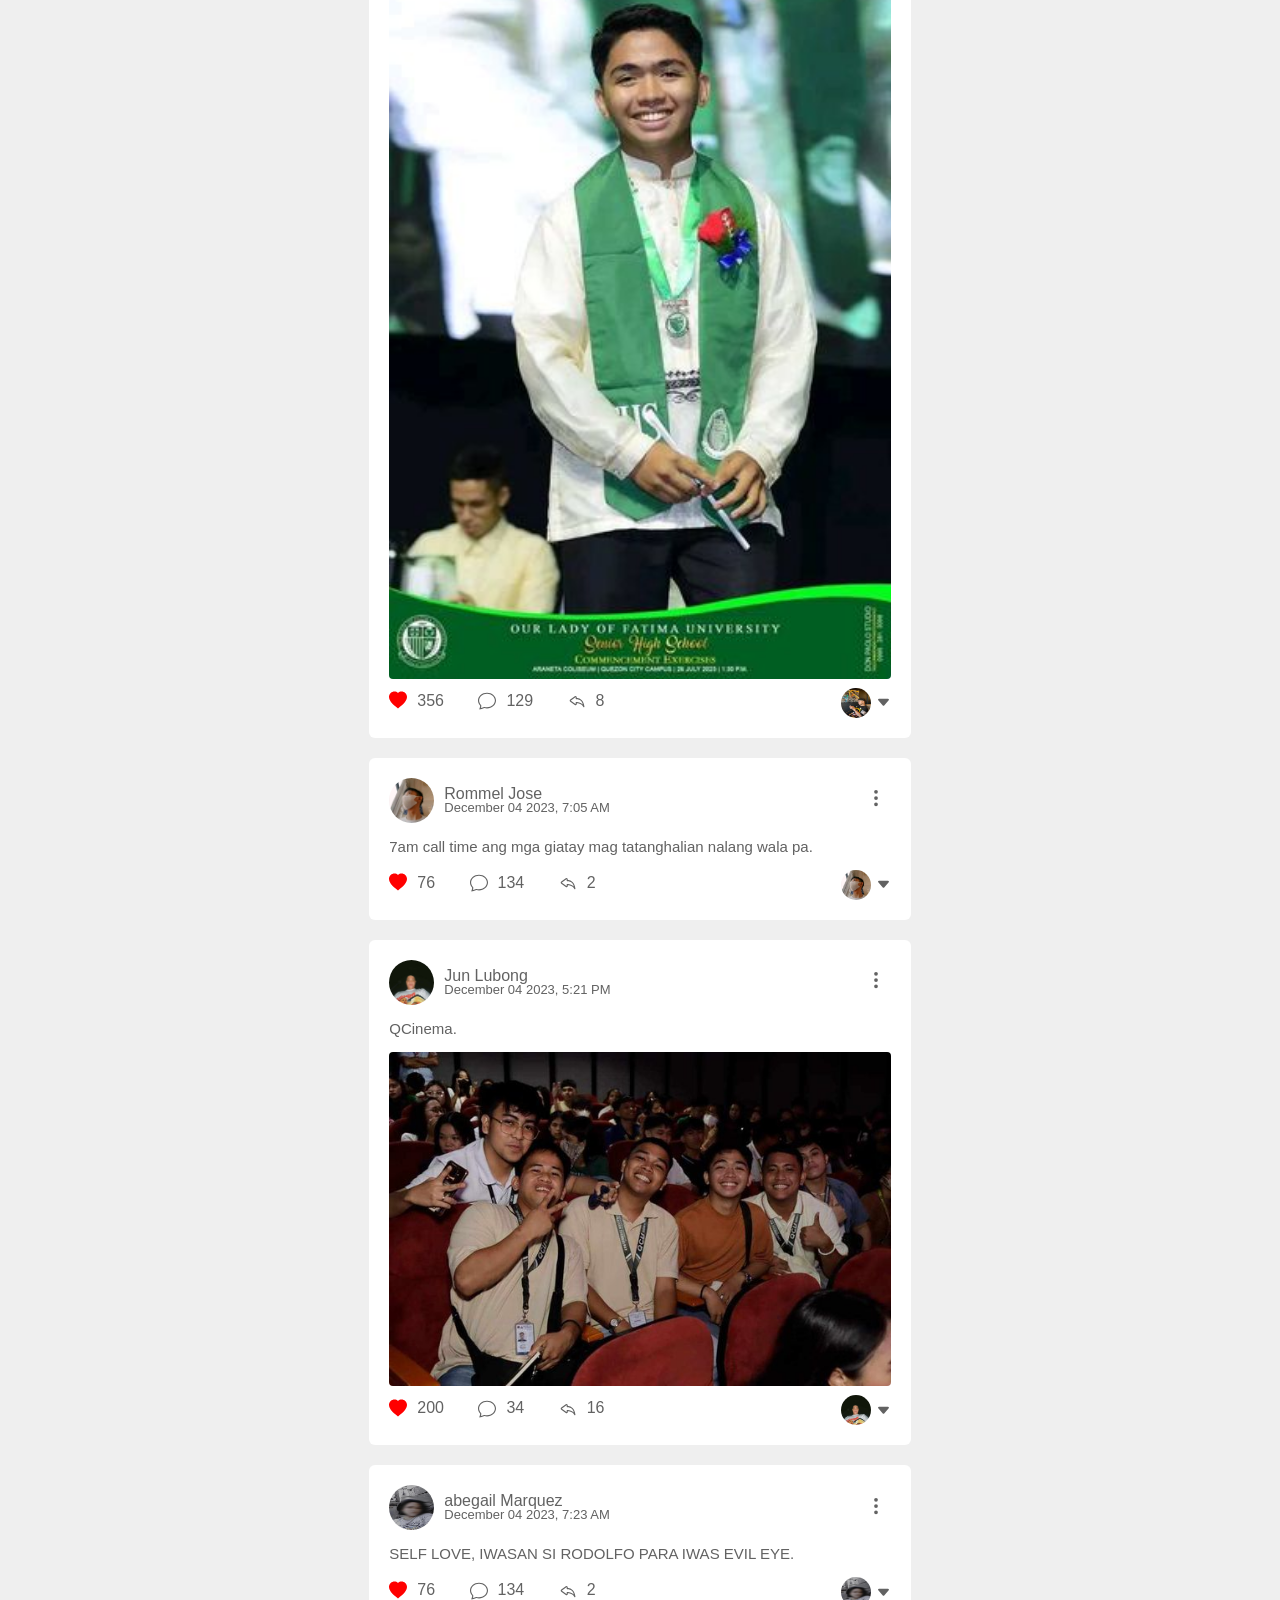
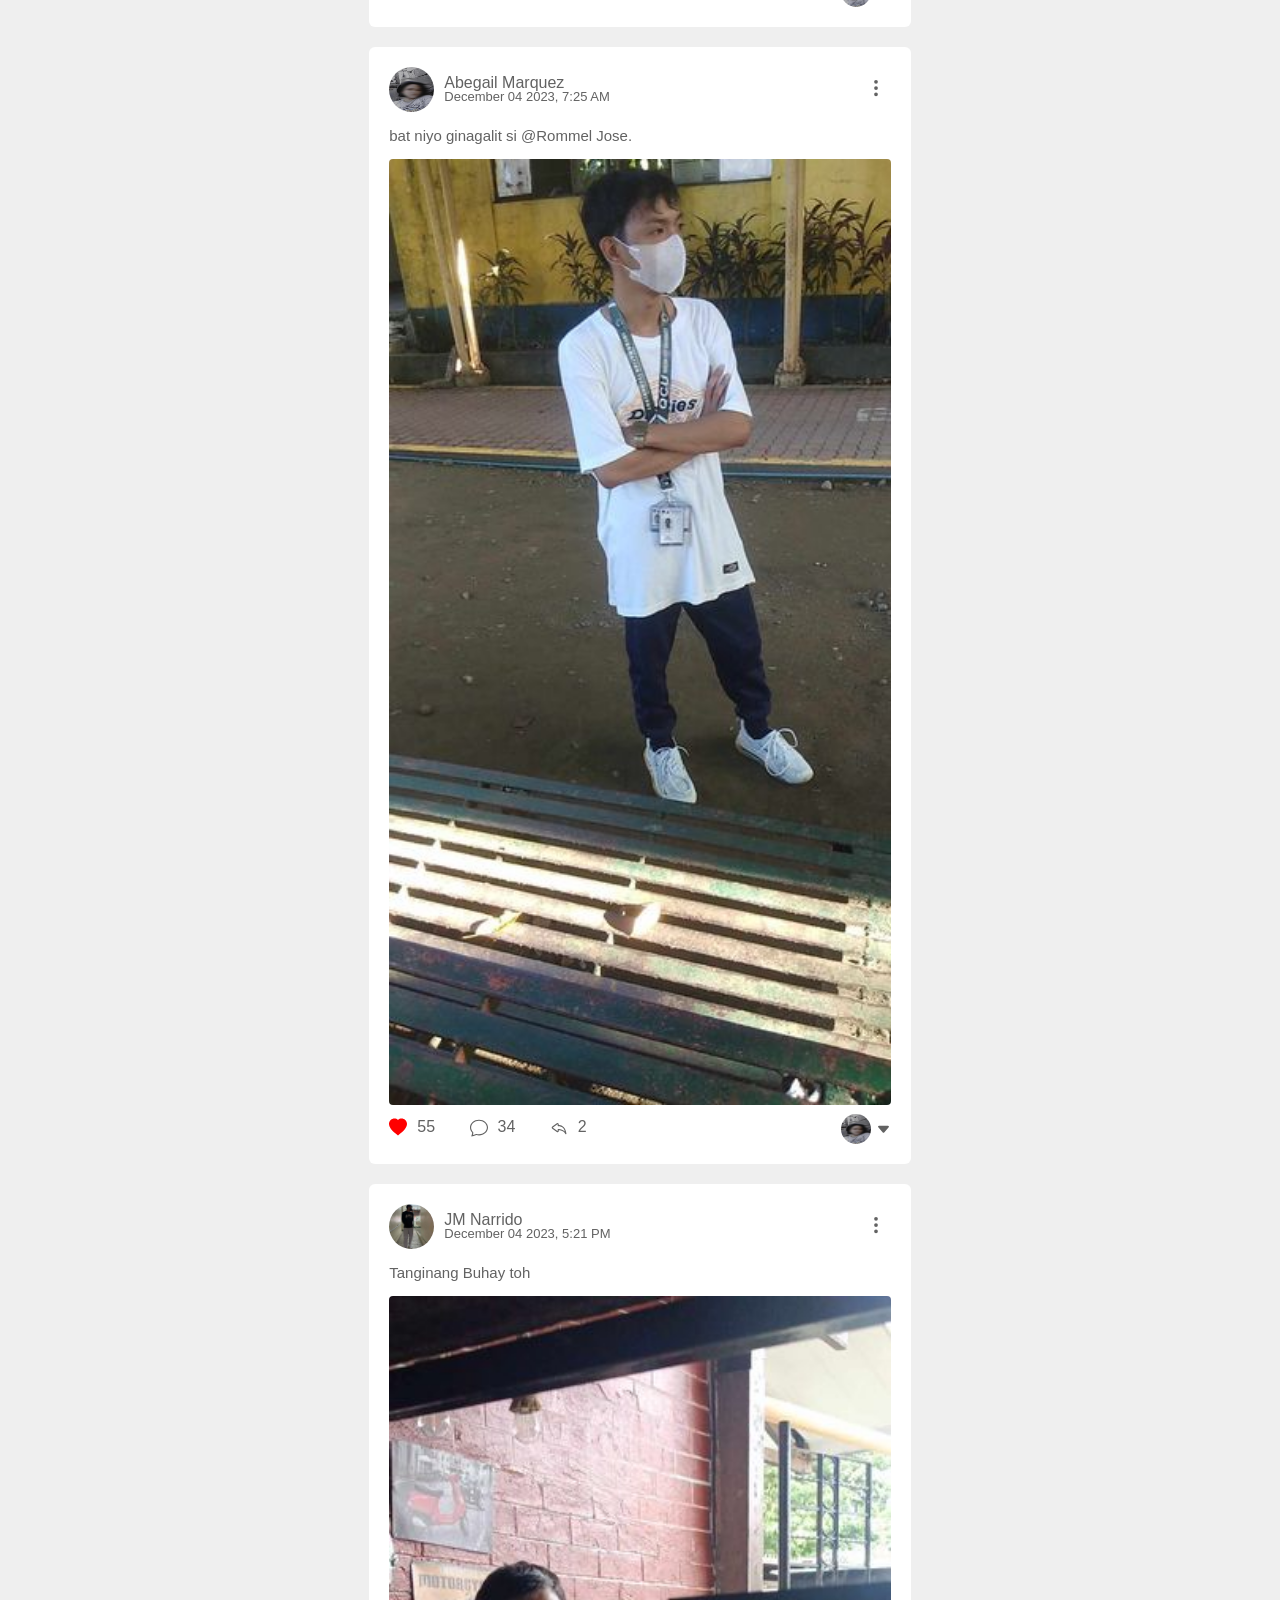
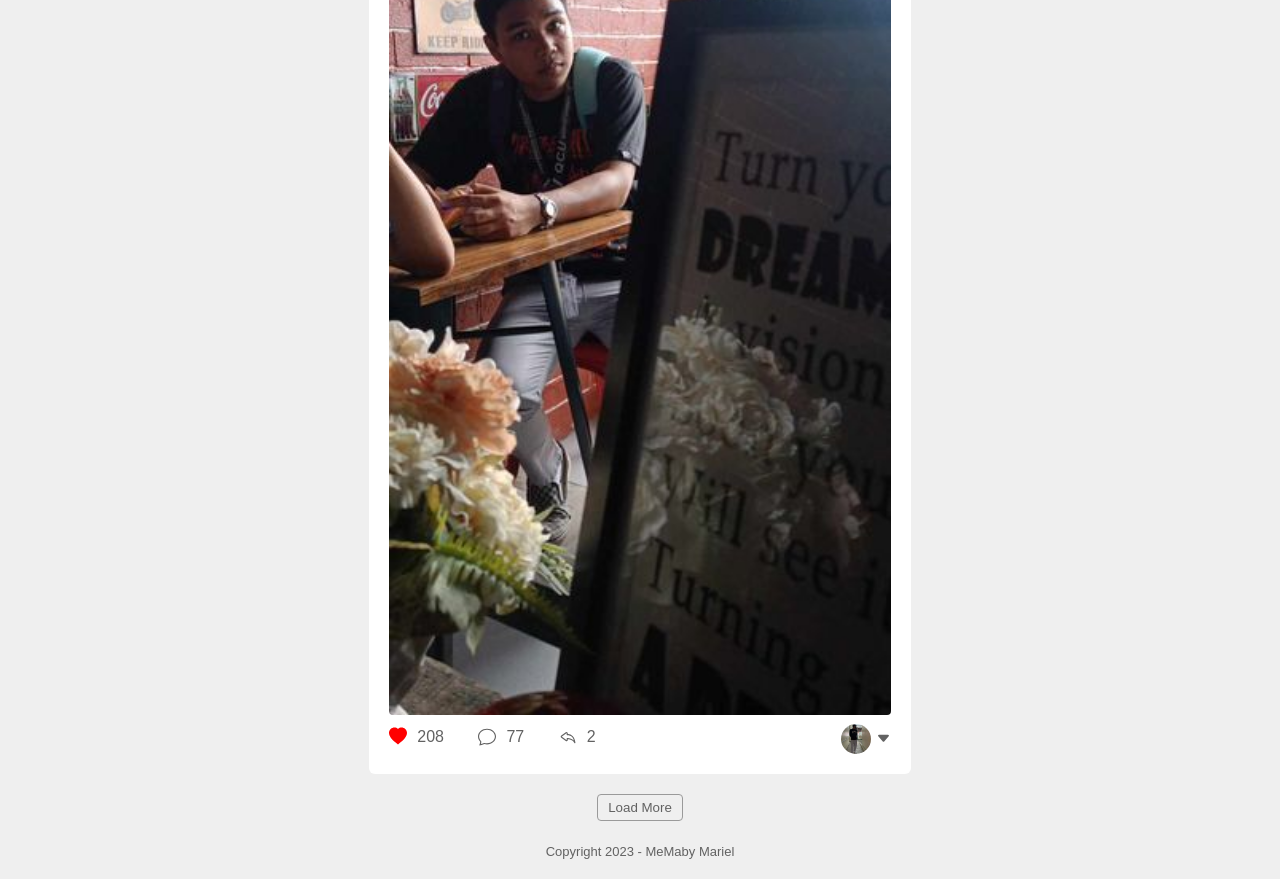
<file: mariel-page.html>
<!DOCTYPE html>
<html lang="en">
<head>
    <meta charset="UTF-8">
    <meta name="viewport" content="width=device-width, initial-scale=1.0">
    <title>Mariel</title>
    <link rel="stylesheet" href="mariel-page.css">
</head>
<body>

    <nav>

      <div class="nav-left">
        <img src="Facebook-logo-600x319-removebg-preview.png" class="logo">
        <div class="search-box">
          <svg xmlns="http://www.w3.org/2000/svg" width="16" height="16" fill="currentColor" class="bi bi-search" viewBox="0 0 16 16">
            <path d="M11.742 10.344a6.5 6.5 0 1 0-1.397 1.398h-.001c.03.04.062.078.098.115l3.85 3.85a1 1 0 0 0 1.415-1.414l-3.85-3.85a1.007 1.007 0 0 0-.115-.1zM12 6.5a5.5 5.5 0 1 1-11 0 5.5 5.5 0 0 1 11 0z"/>
          </svg>
          <input type="text" placeholder="Search">
        </div>
      </div>

      <div class="nav-center">
      
        <a href="index.html"><svg xmlns="http://www.w3.org/2000/svg" width="30" height="30" fill="#626262" class="bi bi-house-fill" viewBox="0 0 16 16">
            <path d="M8.707 1.5a1 1 0 0 0-1.414 0L.646 8.146a.5.5 0 0 0 .708.708L8 2.207l6.646 6.647a.5.5 0 0 0 .708-.708L13 5.793V2.5a.5.5 0 0 0-.5-.5h-1a.5.5 0 0 0-.5.5v1.293L8.707 1.5Z"/>
            <path d="m8 3.293 6 6V13.5a1.5 1.5 0 0 1-1.5 1.5h-9A1.5 1.5 0 0 1 2 13.5V9.293l6-6Z"/>
          </svg></a>
        <svg xmlns="http://www.w3.org/2000/svg" width="30" height="30" fill="#626262" class="bi bi-people-fill" viewBox="0 0 16 16">
            <path d="M7 14s-1 0-1-1 1-4 5-4 5 3 5 4-1 1-1 1H7Zm4-6a3 3 0 1 0 0-6 3 3 0 0 0 0 6Zm-5.784 6A2.238 2.238 0 0 1 5 13c0-1.355.68-2.75 1.936-3.72A6.325 6.325 0 0 0 5 9c-4 0-5 3-5 4s1 1 1 1h4.216ZM4.5 8a2.5 2.5 0 1 0 0-5 2.5 2.5 0 0 0 0 5Z"/>
          </svg>
          <svg xmlns="http://www.w3.org/2000/svg" width="30" height="30" fill="#626262" class="bi bi-play-btn-fill" viewBox="0 0 16 16">
            <path d="M0 12V4a2 2 0 0 1 2-2h12a2 2 0 0 1 2 2v8a2 2 0 0 1-2 2H2a2 2 0 0 1-2-2zm6.79-6.907A.5.5 0 0 0 6 5.5v5a.5.5 0 0 0 .79.407l3.5-2.5a.5.5 0 0 0 0-.814l-3.5-2.5z"/>
          </svg>
        <svg xmlns="http://www.w3.org/2000/svg" height="30" width="30" fill="#626262" backgroud-color: white; viewBox="0 0 640 512">
            <path d="M144 0a80 80 0 1 1 0 160A80 80 0 1 1 144 0zM512 0a80 80 0 1 1 0 160A80 80 0 1 1 512 0zM0 298.7C0 239.8 47.8 192 106.7 192h42.7c15.9 0 31 3.5 44.6 9.7c-1.3 7.2-1.9 14.7-1.9 22.3c0 38.2 16.8 72.5 43.3 96c-.2 0-.4 0-.7 0H21.3C9.6 320 0 310.4 0 298.7zM405.3 320c-.2 0-.4 0-.7 0c26.6-23.5 43.3-57.8 43.3-96c0-7.6-.7-15-1.9-22.3c13.6-6.3 28.7-9.7 44.6-9.7h42.7C592.2 192 640 239.8 640 298.7c0 11.8-9.6 21.3-21.3 21.3H405.3zM224 224a96 96 0 1 1 192 0 96 96 0 1 1 -192 0zM128 485.3C128 411.7 187.7 352 261.3 352H378.7C452.3 352 512 411.7 512 485.3c0 14.7-11.9 26.7-26.7 26.7H154.7c-14.7 0-26.7-11.9-26.7-26.7z"/>
          </svg>
        <svg xmlns="http://www.w3.org/2000/svg" width="30" height="30" fill="#626262" class="bi bi-controller" viewBox="0 0 16 16">
            <path d="M11.5 6.027a.5.5 0 1 1-1 0 .5.5 0 0 1 1 0zm-1.5 1.5a.5.5 0 1 0 0-1 .5.5 0 0 0 0 1zm2.5-.5a.5.5 0 1 1-1 0 .5.5 0 0 1 1 0zm-1.5 1.5a.5.5 0 1 0 0-1 .5.5 0 0 0 0 1zm-6.5-3h1v1h1v1h-1v1h-1v-1h-1v-1h1v-1z"/>
            <path d="M3.051 3.26a.5.5 0 0 1 .354-.613l1.932-.518a.5.5 0 0 1 .62.39c.655-.079 1.35-.117 2.043-.117.72 0 1.443.041 2.12.126a.5.5 0 0 1 .622-.399l1.932.518a.5.5 0 0 1 .306.729c.14.09.266.19.373.297.408.408.78 1.05 1.095 1.772.32.733.599 1.591.805 2.466.206.875.34 1.78.364 2.606.024.816-.059 1.602-.328 2.21a1.42 1.42 0 0 1-1.445.83c-.636-.067-1.115-.394-1.513-.773-.245-.232-.496-.526-.739-.808-.126-.148-.25-.292-.368-.423-.728-.804-1.597-1.527-3.224-1.527-1.627 0-2.496.723-3.224 1.527-.119.131-.242.275-.368.423-.243.282-.494.575-.739.808-.398.38-.877.706-1.513.773a1.42 1.42 0 0 1-1.445-.83c-.27-.608-.352-1.395-.329-2.21.024-.826.16-1.73.365-2.606.206-.875.486-1.733.805-2.466.315-.722.687-1.364 1.094-1.772a2.34 2.34 0 0 1 .433-.335.504.504 0 0 1-.028-.079zm2.036.412c-.877.185-1.469.443-1.733.708-.276.276-.587.783-.885 1.465a13.748 13.748 0 0 0-.748 2.295 12.351 12.351 0 0 0-.339 2.406c-.022.755.062 1.368.243 1.776a.42.42 0 0 0 .426.24c.327-.034.61-.199.929-.502.212-.202.4-.423.615-.674.133-.156.276-.323.44-.504C4.861 9.969 5.978 9.027 8 9.027s3.139.942 3.965 1.855c.164.181.307.348.44.504.214.251.403.472.615.674.318.303.601.468.929.503a.42.42 0 0 0 .426-.241c.18-.408.265-1.02.243-1.776a12.354 12.354 0 0 0-.339-2.406 13.753 13.753 0 0 0-.748-2.295c-.298-.682-.61-1.19-.885-1.465-.264-.265-.856-.523-1.733-.708-.85-.179-1.877-.27-2.913-.27-1.036 0-2.063.091-2.913.27z"/>
          </svg>
    
     </div>


        <div class="nav-right">
          <ul>
           <li><svg xmlns="http://www.w3.org/2000/svg" width="30" height="30" fill="#626262" class="bi bi-grid-3x3-gap-fill" viewBox="0 0 16 16">
                <path d="M1 2a1 1 0 0 1 1-1h2a1 1 0 0 1 1 1v2a1 1 0 0 1-1 1H2a1 1 0 0 1-1-1zm5 0a1 1 0 0 1 1-1h2a1 1 0 0 1 1 1v2a1 1 0 0 1-1 1H7a1 1 0 0 1-1-1zm5 0a1 1 0 0 1 1-1h2a1 1 0 0 1 1 1v2a1 1 0 0 1-1 1h-2a1 1 0 0 1-1-1zM1 7a1 1 0 0 1 1-1h2a1 1 0 0 1 1 1v2a1 1 0 0 1-1 1H2a1 1 0 0 1-1-1zm5 0a1 1 0 0 1 1-1h2a1 1 0 0 1 1 1v2a1 1 0 0 1-1 1H7a1 1 0 0 1-1-1zm5 0a1 1 0 0 1 1-1h2a1 1 0 0 1 1 1v2a1 1 0 0 1-1 1h-2a1 1 0 0 1-1-1zM1 12a1 1 0 0 1 1-1h2a1 1 0 0 1 1 1v2a1 1 0 0 1-1 1H2a1 1 0 0 1-1-1zm5 0a1 1 0 0 1 1-1h2a1 1 0 0 1 1 1v2a1 1 0 0 1-1 1H7a1 1 0 0 1-1-1zm5 0a1 1 0 0 1 1-1h2a1 1 0 0 1 1 1v2a1 1 0 0 1-1 1h-2a1 1 0 0 1-1-1z"/>
              </svg></li>
              <li><svg xmlns="http://www.w3.org/2000/svg" width="30" height="30" fill="#626262" class="bi bi-messenger" viewBox="0 0 16 16">
                <path d="M0 7.76C0 3.301 3.493 0 8 0s8 3.301 8 7.76-3.493 7.76-8 7.76c-.81 0-1.586-.107-2.316-.307a.639.639 0 0 0-.427.03l-1.588.702a.64.64 0 0 1-.898-.566l-.044-1.423a.639.639 0 0 0-.215-.456C.956 12.108 0 10.092 0 7.76m5.546-1.459-2.35 3.728c-.225.358.214.761.551.506l2.525-1.916a.48.48 0 0 1 .578-.002l1.869 1.402a1.2 1.2 0 0 0 1.735-.32l2.35-3.728c.226-.358-.214-.761-.551-.506L9.728 7.381a.48.48 0 0 1-.578.002L7.281 5.98a1.2 1.2 0 0 0-1.735.32z"/>
              </svg></li>
             <li><svg xmlns="http://www.w3.org/2000/svg" width="30" height="30" fill="#626262" class="bi bi-bell-fill" viewBox="0 0 16 16">
                <path d="M8 16a2 2 0 0 0 2-2H6a2 2 0 0 0 2 2m.995-14.901a1 1 0 1 0-1.99 0A5.002 5.002 0 0 0 3 6c0 1.098-.5 6-2 7h14c-1.5-1-2-5.902-2-7 0-2.42-1.72-4.44-4.005-4.901z"/>
              </svg></li>
          </ul>
          </div>
          <div class="nav-user-icon online" onclick="settingsMenuToggle()">
            <img src="maye.jpg">
          </div>

           <!----settings-menu drop down----->
        <div class="settings-menu">

          <div id="dark-btn" class=".dark-btn-on">
              <span></span>
          </div>

          <div class="settings-menu-inner">
            <div class="user-profile">
              <img src="maye.jpg" style="width: 45px; height: 45px;">
              <div>
                <p>Mariel Lamanda</p>
                <a href="#">See your profile</a>
              </div>
           </div></a>
              <hr>
              <div class="user-profile1">
                <svg xmlns="http://www.w3.org/2000/svg" width="35" height="35" fill="currentColor" class="bi bi-chat-left-text-fill" viewBox="0 0 16 16">
                  <path d="M0 2a2 2 0 0 1 2-2h12a2 2 0 0 1 2 2v8a2 2 0 0 1-2 2H4.414a1 1 0 0 0-.707.293L.854 15.146A.5.5 0 0 1 0 14.793zm3.5 1a.5.5 0 0 0 0 1h9a.5.5 0 0 0 0-1zm0 2.5a.5.5 0 0 0 0 1h9a.5.5 0 0 0 0-1zm0 2.5a.5.5 0 0 0 0 1h5a.5.5 0 0 0 0-1z"/>
                </svg>
                <div>
                  <p>Give Feedback</p>
                  <a href="#">Help us to improve the new design</a>
                </div>
            </div>
            <hr>

            <div class="settings-links">
              <svg xmlns="http://www.w3.org/2000/svg" width="25" height="25" fill="currentColor" class="bi bi-gear-fill" viewBox="0 0 16 16">
                <path d="M9.405 1.05c-.413-1.4-2.397-1.4-2.81 0l-.1.34a1.464 1.464 0 0 1-2.105.872l-.31-.17c-1.283-.698-2.686.705-1.987 1.987l.169.311c.446.82.023 1.841-.872 2.105l-.34.1c-1.4.413-1.4 2.397 0 2.81l.34.1a1.464 1.464 0 0 1 .872 2.105l-.17.31c-.698 1.283.705 2.686 1.987 1.987l.311-.169a1.464 1.464 0 0 1 2.105.872l.1.34c.413 1.4 2.397 1.4 2.81 0l.1-.34a1.464 1.464 0 0 1 2.105-.872l.31.17c1.283.698 2.686-.705 1.987-1.987l-.169-.311a1.464 1.464 0 0 1 .872-2.105l.34-.1c1.4-.413 1.4-2.397 0-2.81l-.34-.1a1.464 1.464 0 0 1-.872-2.105l.17-.31c.698-1.283-.705-2.686-1.987-1.987l-.311.169a1.464 1.464 0 0 1-2.105-.872l-.1-.34zM8 10.93a2.929 2.929 0 1 1 0-5.86 2.929 2.929 0 0 1 0 5.858z"/>
              </svg>
              <a href="#">Setting and Privacy<svg xmlns="http://www.w3.org/2000/svg" width="15" height="15" fill="currentColor" class="bi bi-chevron-right" viewBox="0 0 16 16">
                <path fill-rule="evenodd" d="M4.646 1.646a.5.5 0 0 1 .708 0l6 6a.5.5 0 0 1 0 .708l-6 6a.5.5 0 0 1-.708-.708L10.293 8 4.646 2.354a.5.5 0 0 1 0-.708z"/>
              </svg></a> 
            </div>
            <div class="settings-links">
              <svg xmlns="http://www.w3.org/2000/svg" width="25" height="25" fill="currentColor" class="bi bi-question-circle-fill" viewBox="0 0 16 16">
                <path d="M16 8A8 8 0 1 1 0 8a8 8 0 0 1 16 0M5.496 6.033h.825c.138 0 .248-.113.266-.25.09-.656.54-1.134 1.342-1.134.686 0 1.314.343 1.314 1.168 0 .635-.374.927-.965 1.371-.673.489-1.206 1.06-1.168 1.987l.003.217a.25.25 0 0 0 .25.246h.811a.25.25 0 0 0 .25-.25v-.105c0-.718.273-.927 1.01-1.486.609-.463 1.244-.977 1.244-2.056 0-1.511-1.276-2.241-2.673-2.241-1.267 0-2.655.59-2.75 2.286a.237.237 0 0 0 .241.247zm2.325 6.443c.61 0 1.029-.394 1.029-.927 0-.552-.42-.94-1.029-.94-.584 0-1.009.388-1.009.94 0 .533.425.927 1.01.927z"/>
              </svg>
              <a href="#">Help and Support<svg xmlns="http://www.w3.org/2000/svg" width="15px" height="15px" fill="currentColor" class="bi bi-chevron-right" viewBox="0 0 16 16">
                <path fill-rule="evenodd" d="M4.646 1.646a.5.5 0 0 1 .708 0l6 6a.5.5 0 0 1 0 .708l-6 6a.5.5 0 0 1-.708-.708L10.293 8 4.646 2.354a.5.5 0 0 1 0-.708z"/>
              </svg></a>
            </div>
            <div class="settings-links">
              <svg xmlns="http://www.w3.org/2000/svg" width="25" height="25" fill="currentColor" class="bi bi-moon-fill" viewBox="0 0 16 16">
                <path d="M6 .278a.768.768 0 0 1 .08.858 7.208 7.208 0 0 0-.878 3.46c0 4.021 3.278 7.277 7.318 7.277.527 0 1.04-.055 1.533-.16a.787.787 0 0 1 .81.316.733.733 0 0 1-.031.893A8.349 8.349 0 0 1 8.344 16C3.734 16 0 12.286 0 7.71 0 4.266 2.114 1.312 5.124.06A.752.752 0 0 1 6 .278"/>
              </svg>
              <a href="#">Display and Accessibility<svg xmlns="http://www.w3.org/2000/svg" width="15px" height="15px" fill="currentColor" class="bi bi-chevron-right" viewBox="0 0 16 16">
                <path fill-rule="evenodd" d="M4.646 1.646a.5.5 0 0 1 .708 0l6 6a.5.5 0 0 1 0 .708l-6 6a.5.5 0 0 1-.708-.708L10.293 8 4.646 2.354a.5.5 0 0 1 0-.708z"/>
              </svg></a>
            </div>
            <div class="settings-links">
              <svg xmlns="http://www.w3.org/2000/svg" width="25" height="25" fill="currentColor" class="bi bi-box-arrow-right" viewBox="0 0 16 16">
                <path fill-rule="evenodd" d="M10 12.5a.5.5 0 0 1-.5.5h-8a.5.5 0 0 1-.5-.5v-9a.5.5 0 0 1 .5-.5h8a.5.5 0 0 1 .5.5v2a.5.5 0 0 0 1 0v-2A1.5 1.5 0 0 0 9.5 2h-8A1.5 1.5 0 0 0 0 3.5v9A1.5 1.5 0 0 0 1.5 14h8a1.5 1.5 0 0 0 1.5-1.5v-2a.5.5 0 0 0-1 0z"/>
                <path fill-rule="evenodd" d="M15.854 8.354a.5.5 0 0 0 0-.708l-3-3a.5.5 0 0 0-.708.708L14.293 7.5H5.5a.5.5 0 0 0 0 1h8.793l-2.147 2.146a.5.5 0 0 0 .708.708l3-3z"/>
              </svg>
              <a href="#">Log Out<svg xmlns="http://www.w3.org/2000/svg" width="25px" height="25px" fill="currentColor" class="bi bi-chevron-right" viewBox="0 0 16 16">
                <path fill-rule="evenodd" d="M4.646 1.646a.5.5 0 0 1 .708 0l6 6a.5.5 0 0 1 0 .708l-6 6a.5.5 0 0 1-.708-.708L10.293 8 4.646 2.354a.5.5 0 0 1 0-.708z"/>
              </svg></a>
            </div>

          </div>
        </div>
    </nav>

    <div class="container">

      <!----left-sidebar----->
      <div class="left-sidebar">
        <div class="imp-links">
          <a href="#"><svg xmlns="http://www.w3.org/2000/svg" width="20" height="20" fill="currentColor" class="bi bi-newspaper" viewBox="0 0 16 16">
            <path d="M0 2.5A1.5 1.5 0 0 1 1.5 1h11A1.5 1.5 0 0 1 14 2.5v10.528c0 .3-.05.654-.238.972h.738a.5.5 0 0 0 .5-.5v-9a.5.5 0 0 1 1 0v9a1.5 1.5 0 0 1-1.5 1.5H1.497A1.497 1.497 0 0 1 0 13.5v-11zM12 14c.37 0 .654-.211.853-.441.092-.106.147-.279.147-.531V2.5a.5.5 0 0 0-.5-.5h-11a.5.5 0 0 0-.5.5v11c0 .278.223.5.497.5H12z"/>
            <path d="M2 3h10v2H2V3zm0 3h4v3H2V6zm0 4h4v1H2v-1zm0 2h4v1H2v-1zm5-6h2v1H7V6zm3 0h2v1h-2V6zM7 8h2v1H7V8zm3 0h2v1h-2V8zm-3 2h2v1H7v-1zm3 0h2v1h-2v-1zm-3 2h2v1H7v-1zm3 0h2v1h-2v-1z"/>
          </svg> Latest News</a>
          <a href="#"><svg xmlns="http://www.w3.org/2000/svg" width="20" height="20" fill="currentColor" class="bi bi-people-fill" viewBox="0 0 16 16">
            <path d="M7 14s-1 0-1-1 1-4 5-4 5 3 5 4-1 1-1 1H7Zm4-6a3 3 0 1 0 0-6 3 3 0 0 0 0 6Zm-5.784 6A2.238 2.238 0 0 1 5 13c0-1.355.68-2.75 1.936-3.72A6.325 6.325 0 0 0 5 9c-4 0-5 3-5 4s1 1 1 1h4.216ZM4.5 8a2.5 2.5 0 1 0 0-5 2.5 2.5 0 0 0 0 5Z"/>
          </svg> Friends</a>
          <a href="#"><svg xmlns="http://www.w3.org/2000/svg" width="20" height="20" fill="currentColor" class="bi bi-bookmark-fill" viewBox="0 0 16 16">
            <path d="M2 2v13.5a.5.5 0 0 0 .74.439L8 13.069l5.26 2.87A.5.5 0 0 0 14 15.5V2a2 2 0 0 0-2-2H4a2 2 0 0 0-2 2z"/>
          </svg> Saved</a>
          <a href="#"><svg xmlns="http://www.w3.org/2000/svg" width="20" height="20" fill="currentColor" class="bi bi-controller" viewBox="0 0 16 16">
            <path d="M11.5 6.027a.5.5 0 1 1-1 0 .5.5 0 0 1 1 0zm-1.5 1.5a.5.5 0 1 0 0-1 .5.5 0 0 0 0 1zm2.5-.5a.5.5 0 1 1-1 0 .5.5 0 0 1 1 0zm-1.5 1.5a.5.5 0 1 0 0-1 .5.5 0 0 0 0 1zm-6.5-3h1v1h1v1h-1v1h-1v-1h-1v-1h1v-1z"/>
            <path d="M3.051 3.26a.5.5 0 0 1 .354-.613l1.932-.518a.5.5 0 0 1 .62.39c.655-.079 1.35-.117 2.043-.117.72 0 1.443.041 2.12.126a.5.5 0 0 1 .622-.399l1.932.518a.5.5 0 0 1 .306.729c.14.09.266.19.373.297.408.408.78 1.05 1.095 1.772.32.733.599 1.591.805 2.466.206.875.34 1.78.364 2.606.024.816-.059 1.602-.328 2.21a1.42 1.42 0 0 1-1.445.83c-.636-.067-1.115-.394-1.513-.773-.245-.232-.496-.526-.739-.808-.126-.148-.25-.292-.368-.423-.728-.804-1.597-1.527-3.224-1.527-1.627 0-2.496.723-3.224 1.527-.119.131-.242.275-.368.423-.243.282-.494.575-.739.808-.398.38-.877.706-1.513.773a1.42 1.42 0 0 1-1.445-.83c-.27-.608-.352-1.395-.329-2.21.024-.826.16-1.73.365-2.606.206-.875.486-1.733.805-2.466.315-.722.687-1.364 1.094-1.772a2.34 2.34 0 0 1 .433-.335.504.504 0 0 1-.028-.079zm2.036.412c-.877.185-1.469.443-1.733.708-.276.276-.587.783-.885 1.465a13.748 13.748 0 0 0-.748 2.295 12.351 12.351 0 0 0-.339 2.406c-.022.755.062 1.368.243 1.776a.42.42 0 0 0 .426.24c.327-.034.61-.199.929-.502.212-.202.4-.423.615-.674.133-.156.276-.323.44-.504C4.861 9.969 5.978 9.027 8 9.027s3.139.942 3.965 1.855c.164.181.307.348.44.504.214.251.403.472.615.674.318.303.601.468.929.503a.42.42 0 0 0 .426-.241c.18-.408.265-1.02.243-1.776a12.354 12.354 0 0 0-.339-2.406 13.753 13.753 0 0 0-.748-2.295c-.298-.682-.61-1.19-.885-1.465-.264-.265-.856-.523-1.733-.708-.85-.179-1.877-.27-2.913-.27-1.036 0-2.063.091-2.913.27z"/>
          </svg> Games</a>
          <a href="#"><svg xmlns="http://www.w3.org/2000/svg" width="20" height="20" fill="currentColor" class="bi bi-shop-window" viewBox="0 0 16 16">
            <path d="M2.97 1.35A1 1 0 0 1 3.73 1h8.54a1 1 0 0 1 .76.35l2.609 3.044A1.5 1.5 0 0 1 16 5.37v.255a2.375 2.375 0 0 1-4.25 1.458A2.371 2.371 0 0 1 9.875 8 2.37 2.37 0 0 1 8 7.083 2.37 2.37 0 0 1 6.125 8a2.37 2.37 0 0 1-1.875-.917A2.375 2.375 0 0 1 0 5.625V5.37a1.5 1.5 0 0 1 .361-.976l2.61-3.045zm1.78 4.275a1.375 1.375 0 0 0 2.75 0 .5.5 0 0 1 1 0 1.375 1.375 0 0 0 2.75 0 .5.5 0 0 1 1 0 1.375 1.375 0 1 0 2.75 0V5.37a.5.5 0 0 0-.12-.325L12.27 2H3.73L1.12 5.045A.5.5 0 0 0 1 5.37v.255a1.375 1.375 0 0 0 2.75 0 .5.5 0 0 1 1 0zM1.5 8.5A.5.5 0 0 1 2 9v6h12V9a.5.5 0 0 1 1 0v6h.5a.5.5 0 0 1 0 1H.5a.5.5 0 0 1 0-1H1V9a.5.5 0 0 1 .5-.5zm2 .5a.5.5 0 0 1 .5.5V13h8V9.5a.5.5 0 0 1 1 0V13a1 1 0 0 1-1 1H4a1 1 0 0 1-1-1V9.5a.5.5 0 0 1 .5-.5z"/>
          </svg> Marketplace</a>
          <a href="#"><svg xmlns="http://www.w3.org/2000/svg" width="20" height="20" fill="currentColor" class="bi bi-play-btn-fill" viewBox="0 0 16 16">
            <path d="M0 12V4a2 2 0 0 1 2-2h12a2 2 0 0 1 2 2v8a2 2 0 0 1-2 2H2a2 2 0 0 1-2-2zm6.79-6.907A.5.5 0 0 0 6 5.5v5a.5.5 0 0 0 .79.407l3.5-2.5a.5.5 0 0 0 0-.814l-3.5-2.5z"/>
          </svg> Watch</a>
          <a href="#"><svg xmlns="http://www.w3.org/2000/svg" width="20" height="20" fill="currentColor" class="bi bi-star-fill" viewBox="0 0 16 16">
            <path d="M3.612 15.443c-.386.198-.824-.149-.746-.592l.83-4.73L.173 6.765c-.329-.314-.158-.888.283-.95l4.898-.696L7.538.792c.197-.39.73-.39.927 0l2.184 4.327 4.898.696c.441.062.612.636.282.95l-3.522 3.356.83 4.73c.078.443-.36.79-.746.592L8 13.187l-4.389 2.256z"/>
          </svg> Favorites</a>
          <a href="#">See More</a>
        </div>
        <div class="shortcut-links">
          <p>Your Shortcuts</p>
          <a href="#"><img src="shortcut1.webp"> Web Developers</a>
          <a href="#"><img src="shortcut2.jpg"> Web Design Course</a>
          <a href="#"><img src="shortcut3.webp"> Full Stack Development</a>
          <a href="#"><img src="shortcut4.png"> Website Experts</a>
        </div>
      </div>
      <!----main-content----->
      <div class="main-content">
        <div class="story-gallery">
          <div class="story">
            <svg xmlns="http://www.w3.org/2000/svg" width="35" height="35" fill="#1876f2" class="bi bi-plus-circle-fill" viewBox="0 0 16 16">
              <path d="M16 8A8 8 0 1 1 0 8a8 8 0 0 1 16 0zM8.5 4.5a.5.5 0 0 0-1 0v3h-3a.5.5 0 0 0 0 1h3v3a.5.5 0 0 0 1 0v-3h3a.5.5 0 0 0 0-1h-3v-3z"/>
            </svg>
            <p>Create Story</p>
          </div>
          <div class="story story11">
            <img src="loyd.jpg" style="width: 45px; height: 45px;">
            <p>JhonLoyd</p>
          </div>
          <div class="story story22">
            <img src="mel.jpg">
            <p>Rommel</p>
          </div>
          <div class="story story33">
            <img src="abby.jpg" style="width: 45px; height: 45px;">
            <p>Abegail</p>
          </div>
          <div class="story story44">
            <img src="tan.jpg" style="width: 45px; height: 45px;">
            <p>Ethan</p>
          </div>
        </div>

        <div class="write-post-container">
          <div class="user-profile2">
            <a href="mariel-profile-page.html"> <img src="maye.jpg" style="width: 45px; height: 45px;"></a>
            <div>
              <p>Mariel Lamanda</p>
              <small>Public<svg xmlns="http://www.w3.org/2000/svg" width="10" height="10" fill="currentColor" class="bi bi-caret-down-fill" viewBox="0 0 16 16">
                <path d="M7.247 11.14 2.451 5.658C1.885 5.013 2.345 4 3.204 4h9.592a1 1 0 0 1 .753 1.659l-4.796 5.48a1 1 0 0 1-1.506 0z"/>
              </svg></small>
            </div>
          </div>
 
          <div class="post-input-container">
            <textarea rows="3" placeholder="What's on your mind, Mariel?"></textarea>

            <div class="add-post-links">
              <a href="#"><svg xmlns="http://www.w3.org/2000/svg" width="25" height="25" fill="#ff0000" class="bi bi-camera-video-fill" viewBox="0 0 16 16">
                <path fill-rule="evenodd" d="M0 5a2 2 0 0 1 2-2h7.5a2 2 0 0 1 1.983 1.738l3.11-1.382A1 1 0 0 1 16 4.269v7.462a1 1 0 0 1-1.406.913l-3.111-1.382A2 2 0 0 1 9.5 13H2a2 2 0 0 1-2-2V5z"/>
              </svg> Live Video </a>
              <a href="#"><svg xmlns="http://www.w3.org/2000/svg" width="25" height="25" fill="#008000" class="bi bi-camera-fill" viewBox="0 0 16 16">
                <path d="M10.5 8.5a2.5 2.5 0 1 1-5 0 2.5 2.5 0 0 1 5 0z"/>
                <path d="M2 4a2 2 0 0 0-2 2v6a2 2 0 0 0 2 2h12a2 2 0 0 0 2-2V6a2 2 0 0 0-2-2h-1.172a2 2 0 0 1-1.414-.586l-.828-.828A2 2 0 0 0 9.172 2H6.828a2 2 0 0 0-1.414.586l-.828.828A2 2 0 0 1 3.172 4H2zm.5 2a.5.5 0 1 1 0-1 .5.5 0 0 1 0 1zm9 2.5a3.5 3.5 0 1 1-7 0 3.5 3.5 0 0 1 7 0z"/>
              </svg>Photo/Video</a> 
              <a href="#"><svg xmlns="http://www.w3.org/2000/svg" width="25" height="25" fill="#ffff00" class="bi bi-emoji-smile-fill" viewBox="0 0 16 16">
                <path d="M8 16A8 8 0 1 0 8 0a8 8 0 0 0 0 16zM7 6.5C7 7.328 6.552 8 6 8s-1-.672-1-1.5S5.448 5 6 5s1 .672 1 1.5zM4.285 9.567a.5.5 0 0 1 .683.183A3.498 3.498 0 0 0 8 11.5a3.498 3.498 0 0 0 3.032-1.75.5.5 0 1 1 .866.5A4.498 4.498 0 0 1 8 12.5a4.498 4.498 0 0 1-3.898-2.25.5.5 0 0 1 .183-.683zM10 8c-.552 0-1-.672-1-1.5S9.448 5 10 5s1 .672 1 1.5S10.552 8 10 8z"/>
              </svg>Feelings/Activity</a>
            </div>
          </div>
        </div>

            <!----1st post----->
          <div class="post-container">
            <div class="post-row">
              <div class="user-profile">
                <img src="maye.jpg" style="width: 45px; height: 45px;">
                <div>
                  <p>Mariel Lamanda</p>
                  <span>December 04 2023, 6:50 PM</span>
                </div>
              </div>
              <a href="#"><svg xmlns="http://www.w3.org/2000/svg" width="20" height="20" fill="currentColor" class="bi bi-three-dots-vertical" viewBox="0 0 16 16">
                <path d="M9.5 13a1.5 1.5 0 1 1-3 0 1.5 1.5 0 0 1 3 0zm0-5a1.5 1.5 0 1 1-3 0 1.5 1.5 0 0 1 3 0zm0-5a1.5 1.5 0 1 1-3 0 1.5 1.5 0 0 1 3 0z"/>
              </svg></a>
            </div>
            
            <p class="post-text"><span>@Ma'am S</span> Nugagawen sa grades na dos ma'am sa isang daan na activities na pinagawa mo, anyways sexy ko.</p>
            <img src="maye3.jpg" class="post-img">

            <div class="post-row">
              <div class="activity-icons">
                <div><svg xmlns="http://www.w3.org/2000/svg" width="25" height="25" fill="ff0000" class="bi bi-heart-fill" viewBox="0 0 16 16">
                  <path fill-rule="evenodd" d="M8 1.314C12.438-3.248 23.534 4.735 8 15-7.534 4.736 3.562-3.248 8 1.314z"/>
                </svg> 150</div>
                  <div><svg xmlns="http://www.w3.org/2000/svg" width="25" height="25" fill="currentColor" class="bi bi-chat" viewBox="0 0 16 16">
                    <path d="M2.678 11.894a1 1 0 0 1 .287.801 10.97 10.97 0 0 1-.398 2c1.395-.323 2.247-.697 2.634-.893a1 1 0 0 1 .71-.074A8.06 8.06 0 0 0 8 14c3.996 0 7-2.807 7-6 0-3.192-3.004-6-7-6S1 4.808 1 8c0 1.468.617 2.83 1.678 3.894zm-.493 3.905a21.682 21.682 0 0 1-.713.129c-.2.032-.352-.176-.273-.362a9.68 9.68 0 0 0 .244-.637l.003-.01c.248-.72.45-1.548.524-2.319C.743 11.37 0 9.76 0 8c0-3.866 3.582-7 8-7s8 3.134 8 7-3.582 7-8 7a9.06 9.06 0 0 1-2.347-.306c-.52.263-1.639.742-3.468 1.105z"/>
                  </svg>34</div>
                  <div><svg xmlns="http://www.w3.org/2000/svg" width="25" height="25" fill="currentColor" class="bi bi-reply" viewBox="0 0 16 16">
                    <path d="M6.598 5.013a.144.144 0 0 1 .202.134V6.3a.5.5 0 0 0 .5.5c.667 0 2.013.005 3.3.822.984.624 1.99 1.76 2.595 3.876-1.02-.983-2.185-1.516-3.205-1.799a8.74 8.74 0 0 0-1.921-.306 7.404 7.404 0 0 0-.798.008h-.013l-.005.001h-.001L7.3 9.9l-.05-.498a.5.5 0 0 0-.45.498v1.153c0 .108-.11.176-.202.134L2.614 8.254a.503.503 0 0 0-.042-.028.147.147 0 0 1 0-.252.499.499 0 0 0 .042-.028l3.984-2.933zM7.8 10.386c.068 0 .143.003.223.006.434.02 1.034.086 1.7.271 1.326.368 2.896 1.202 3.94 3.08a.5.5 0 0 0 .933-.305c-.464-3.71-1.886-5.662-3.46-6.66-1.245-.79-2.527-.942-3.336-.971v-.66a1.144 1.144 0 0 0-1.767-.96l-3.994 2.94a1.147 1.147 0 0 0 0 1.946l3.994 2.94a1.144 1.144 0 0 0 1.767-.96v-.667z"/>
                  </svg>12</div>
              </div>
              <div class="post-profile-icon">
                <img src="maye.jpg" style="width: 30px;" height="30px"><svg xmlns="http://www.w3.org/2000/svg" width="15" height="15" fill="currentColor" class="bi bi-caret-down-fill" viewBox="0 0 16 16">
                  <path d="M7.247 11.14 2.451 5.658C1.885 5.013 2.345 4 3.204 4h9.592a1 1 0 0 1 .753 1.659l-4.796 5.48a1 1 0 0 1-1.506 0z"/>
                </svg>
              </div>
            </div>

          </div>

      <!----2nd post----->
      <div class="post-container">
        <div class="post-row">
          <div class="user-profile">
            <img src="loyd.jpg" style="width: 45px; height: 45px;">
            <div>
              <p>JhonLoyd Paran</p>
              <span>December 04 2023, 8:58 PM</span>
            </div>
          </div>
          <a href="#"><svg xmlns="http://www.w3.org/2000/svg" width="20" height="20" fill="currentColor" class="bi bi-three-dots-vertical" viewBox="0 0 16 16">
            <path d="M9.5 13a1.5 1.5 0 1 1-3 0 1.5 1.5 0 0 1 3 0zm0-5a1.5 1.5 0 1 1-3 0 1.5 1.5 0 0 1 3 0zm0-5a1.5 1.5 0 1 1-3 0 1.5 1.5 0 0 1 3 0z"/>
          </svg></a>
        </div>
        
        <p class="post-text">Congrats Self You did well.</p>
        <img src="graduate.jpg" class="post-img">

        <div class="post-row">
          <div class="activity-icons">
            <div><svg xmlns="http://www.w3.org/2000/svg" width="25" height="25" fill="ff0000" class="bi bi-heart-fill" viewBox="0 0 16 16">
              <path fill-rule="evenodd" d="M8 1.314C12.438-3.248 23.534 4.735 8 15-7.534 4.736 3.562-3.248 8 1.314z"/>
            </svg> 356</div>
              <div><svg xmlns="http://www.w3.org/2000/svg" width="25" height="25" fill="currentColor" class="bi bi-chat" viewBox="0 0 16 16">
                <path d="M2.678 11.894a1 1 0 0 1 .287.801 10.97 10.97 0 0 1-.398 2c1.395-.323 2.247-.697 2.634-.893a1 1 0 0 1 .71-.074A8.06 8.06 0 0 0 8 14c3.996 0 7-2.807 7-6 0-3.192-3.004-6-7-6S1 4.808 1 8c0 1.468.617 2.83 1.678 3.894zm-.493 3.905a21.682 21.682 0 0 1-.713.129c-.2.032-.352-.176-.273-.362a9.68 9.68 0 0 0 .244-.637l.003-.01c.248-.72.45-1.548.524-2.319C.743 11.37 0 9.76 0 8c0-3.866 3.582-7 8-7s8 3.134 8 7-3.582 7-8 7a9.06 9.06 0 0 1-2.347-.306c-.52.263-1.639.742-3.468 1.105z"/>
              </svg>129</div>
              <div><svg xmlns="http://www.w3.org/2000/svg" width="25" height="25" fill="currentColor" class="bi bi-reply" viewBox="0 0 16 16">
                <path d="M6.598 5.013a.144.144 0 0 1 .202.134V6.3a.5.5 0 0 0 .5.5c.667 0 2.013.005 3.3.822.984.624 1.99 1.76 2.595 3.876-1.02-.983-2.185-1.516-3.205-1.799a8.74 8.74 0 0 0-1.921-.306 7.404 7.404 0 0 0-.798.008h-.013l-.005.001h-.001L7.3 9.9l-.05-.498a.5.5 0 0 0-.45.498v1.153c0 .108-.11.176-.202.134L2.614 8.254a.503.503 0 0 0-.042-.028.147.147 0 0 1 0-.252.499.499 0 0 0 .042-.028l3.984-2.933zM7.8 10.386c.068 0 .143.003.223.006.434.02 1.034.086 1.7.271 1.326.368 2.896 1.202 3.94 3.08a.5.5 0 0 0 .933-.305c-.464-3.71-1.886-5.662-3.46-6.66-1.245-.79-2.527-.942-3.336-.971v-.66a1.144 1.144 0 0 0-1.767-.96l-3.994 2.94a1.147 1.147 0 0 0 0 1.946l3.994 2.94a1.144 1.144 0 0 0 1.767-.96v-.667z"/>
              </svg>8</div>
          </div>
          <div class="post-profile-icon">
            <img src="loyd.jpg" style="width: 30px;" height="30px"><svg xmlns="http://www.w3.org/2000/svg" width="15" height="15" fill="currentColor" class="bi bi-caret-down-fill" viewBox="0 0 16 16">
              <path d="M7.247 11.14 2.451 5.658C1.885 5.013 2.345 4 3.204 4h9.592a1 1 0 0 1 .753 1.659l-4.796 5.48a1 1 0 0 1-1.506 0z"/>
            </svg>
          </div>
        </div>

      </div>

      <!----3rd post----->
      <div class="post-container">
        <div class="post-row">
          <div class="user-profile">
            <img src="mel.jpg" style="width: 45px; height: 45px;">
            <div>
              <p>Rommel Jose</p>
              <span>December 04 2023, 7:05 AM</span>
            </div>
          </div>
          <a href="#"><svg xmlns="http://www.w3.org/2000/svg" width="20" height="20" fill="currentColor" class="bi bi-three-dots-vertical" viewBox="0 0 16 16">
            <path d="M9.5 13a1.5 1.5 0 1 1-3 0 1.5 1.5 0 0 1 3 0zm0-5a1.5 1.5 0 1 1-3 0 1.5 1.5 0 0 1 3 0zm0-5a1.5 1.5 0 1 1-3 0 1.5 1.5 0 0 1 3 0z"/>
          </svg></a>
        </div>
        
        <p class="post-text">7am call time ang mga giatay mag tatanghalian nalang wala pa.</p>

        <div class="post-row">
          <div class="activity-icons">
            <div><svg xmlns="http://www.w3.org/2000/svg" width="25" height="25" fill="ff0000" class="bi bi-heart-fill" viewBox="0 0 16 16">
              <path fill-rule="evenodd" d="M8 1.314C12.438-3.248 23.534 4.735 8 15-7.534 4.736 3.562-3.248 8 1.314z"/>
            </svg> 76</div>
              <div><svg xmlns="http://www.w3.org/2000/svg" width="25" height="25" fill="currentColor" class="bi bi-chat" viewBox="0 0 16 16">
                <path d="M2.678 11.894a1 1 0 0 1 .287.801 10.97 10.97 0 0 1-.398 2c1.395-.323 2.247-.697 2.634-.893a1 1 0 0 1 .71-.074A8.06 8.06 0 0 0 8 14c3.996 0 7-2.807 7-6 0-3.192-3.004-6-7-6S1 4.808 1 8c0 1.468.617 2.83 1.678 3.894zm-.493 3.905a21.682 21.682 0 0 1-.713.129c-.2.032-.352-.176-.273-.362a9.68 9.68 0 0 0 .244-.637l.003-.01c.248-.72.45-1.548.524-2.319C.743 11.37 0 9.76 0 8c0-3.866 3.582-7 8-7s8 3.134 8 7-3.582 7-8 7a9.06 9.06 0 0 1-2.347-.306c-.52.263-1.639.742-3.468 1.105z"/>
              </svg>134</div>
              <div><svg xmlns="http://www.w3.org/2000/svg" width="25" height="25" fill="currentColor" class="bi bi-reply" viewBox="0 0 16 16">
                <path d="M6.598 5.013a.144.144 0 0 1 .202.134V6.3a.5.5 0 0 0 .5.5c.667 0 2.013.005 3.3.822.984.624 1.99 1.76 2.595 3.876-1.02-.983-2.185-1.516-3.205-1.799a8.74 8.74 0 0 0-1.921-.306 7.404 7.404 0 0 0-.798.008h-.013l-.005.001h-.001L7.3 9.9l-.05-.498a.5.5 0 0 0-.45.498v1.153c0 .108-.11.176-.202.134L2.614 8.254a.503.503 0 0 0-.042-.028.147.147 0 0 1 0-.252.499.499 0 0 0 .042-.028l3.984-2.933zM7.8 10.386c.068 0 .143.003.223.006.434.02 1.034.086 1.7.271 1.326.368 2.896 1.202 3.94 3.08a.5.5 0 0 0 .933-.305c-.464-3.71-1.886-5.662-3.46-6.66-1.245-.79-2.527-.942-3.336-.971v-.66a1.144 1.144 0 0 0-1.767-.96l-3.994 2.94a1.147 1.147 0 0 0 0 1.946l3.994 2.94a1.144 1.144 0 0 0 1.767-.96v-.667z"/>
              </svg>2</div>
          </div>
          <div class="post-profile-icon">
            <img src="mel.jpg" style="width: 30px;" height="30px"><svg xmlns="http://www.w3.org/2000/svg" width="15" height="15" fill="currentColor" class="bi bi-caret-down-fill" viewBox="0 0 16 16">
              <path d="M7.247 11.14 2.451 5.658C1.885 5.013 2.345 4 3.204 4h9.592a1 1 0 0 1 .753 1.659l-4.796 5.48a1 1 0 0 1-1.506 0z"/>
            </svg>
          </div>
        </div>

      </div>

      <!----4th post----->
      <div class="post-container">
        <div class="post-row">
          <div class="user-profile">
            <img src="jun.jpg" style="width: 45px; height: 45px;">
            <div>
              <p>Jun Lubong</p>
              <span>December 04 2023, 5:21 PM</span>
            </div>
          </div>
          <a href="#"><svg xmlns="http://www.w3.org/2000/svg" width="20" height="20" fill="currentColor" class="bi bi-three-dots-vertical" viewBox="0 0 16 16">
            <path d="M9.5 13a1.5 1.5 0 1 1-3 0 1.5 1.5 0 0 1 3 0zm0-5a1.5 1.5 0 1 1-3 0 1.5 1.5 0 0 1 3 0zm0-5a1.5 1.5 0 1 1-3 0 1.5 1.5 0 0 1 3 0z"/>
          </svg></a>
        </div>
        
        <p class="post-text">QCinema.</p>
        <img src="kulto boys.jpg" class="post-img">

        <div class="post-row">
          <div class="activity-icons">
            <div><svg xmlns="http://www.w3.org/2000/svg" width="25" height="25" fill="ff0000" class="bi bi-heart-fill" viewBox="0 0 16 16">
              <path fill-rule="evenodd" d="M8 1.314C12.438-3.248 23.534 4.735 8 15-7.534 4.736 3.562-3.248 8 1.314z"/>
            </svg> 200</div>
              <div><svg xmlns="http://www.w3.org/2000/svg" width="25" height="25" fill="currentColor" class="bi bi-chat" viewBox="0 0 16 16">
                <path d="M2.678 11.894a1 1 0 0 1 .287.801 10.97 10.97 0 0 1-.398 2c1.395-.323 2.247-.697 2.634-.893a1 1 0 0 1 .71-.074A8.06 8.06 0 0 0 8 14c3.996 0 7-2.807 7-6 0-3.192-3.004-6-7-6S1 4.808 1 8c0 1.468.617 2.83 1.678 3.894zm-.493 3.905a21.682 21.682 0 0 1-.713.129c-.2.032-.352-.176-.273-.362a9.68 9.68 0 0 0 .244-.637l.003-.01c.248-.72.45-1.548.524-2.319C.743 11.37 0 9.76 0 8c0-3.866 3.582-7 8-7s8 3.134 8 7-3.582 7-8 7a9.06 9.06 0 0 1-2.347-.306c-.52.263-1.639.742-3.468 1.105z"/>
              </svg>34</div>
              <div><svg xmlns="http://www.w3.org/2000/svg" width="25" height="25" fill="currentColor" class="bi bi-reply" viewBox="0 0 16 16">
                <path d="M6.598 5.013a.144.144 0 0 1 .202.134V6.3a.5.5 0 0 0 .5.5c.667 0 2.013.005 3.3.822.984.624 1.99 1.76 2.595 3.876-1.02-.983-2.185-1.516-3.205-1.799a8.74 8.74 0 0 0-1.921-.306 7.404 7.404 0 0 0-.798.008h-.013l-.005.001h-.001L7.3 9.9l-.05-.498a.5.5 0 0 0-.45.498v1.153c0 .108-.11.176-.202.134L2.614 8.254a.503.503 0 0 0-.042-.028.147.147 0 0 1 0-.252.499.499 0 0 0 .042-.028l3.984-2.933zM7.8 10.386c.068 0 .143.003.223.006.434.02 1.034.086 1.7.271 1.326.368 2.896 1.202 3.94 3.08a.5.5 0 0 0 .933-.305c-.464-3.71-1.886-5.662-3.46-6.66-1.245-.79-2.527-.942-3.336-.971v-.66a1.144 1.144 0 0 0-1.767-.96l-3.994 2.94a1.147 1.147 0 0 0 0 1.946l3.994 2.94a1.144 1.144 0 0 0 1.767-.96v-.667z"/>
              </svg>16</div>
          </div>
          <div class="post-profile-icon">
            <img src="jun.jpg" style="width: 30px;" height="30px"><svg xmlns="http://www.w3.org/2000/svg" width="15" height="15" fill="currentColor" class="bi bi-caret-down-fill" viewBox="0 0 16 16">
              <path d="M7.247 11.14 2.451 5.658C1.885 5.013 2.345 4 3.204 4h9.592a1 1 0 0 1 .753 1.659l-4.796 5.48a1 1 0 0 1-1.506 0z"/>
            </svg>
          </div>
        </div>

      </div>

      <!----5th post----->
      <div class="post-container">
        <div class="post-row">
          <div class="user-profile">
            <img src="abby.jpg" style="width: 45px; height: 45px;">
            <div>
              <p>abegail Marquez</p>
              <span>December 04 2023, 7:23 AM</span>
            </div>
          </div>
          <a href="#"><svg xmlns="http://www.w3.org/2000/svg" width="20" height="20" fill="currentColor" class="bi bi-three-dots-vertical" viewBox="0 0 16 16">
            <path d="M9.5 13a1.5 1.5 0 1 1-3 0 1.5 1.5 0 0 1 3 0zm0-5a1.5 1.5 0 1 1-3 0 1.5 1.5 0 0 1 3 0zm0-5a1.5 1.5 0 1 1-3 0 1.5 1.5 0 0 1 3 0z"/>
          </svg></a>
        </div>
        
        <p class="post-text">SELF LOVE, IWASAN SI RODOLFO PARA IWAS EVIL EYE.</p>

        <div class="post-row">
          <div class="activity-icons">
            <div><svg xmlns="http://www.w3.org/2000/svg" width="25" height="25" fill="ff0000" class="bi bi-heart-fill" viewBox="0 0 16 16">
              <path fill-rule="evenodd" d="M8 1.314C12.438-3.248 23.534 4.735 8 15-7.534 4.736 3.562-3.248 8 1.314z"/>
            </svg> 76</div>
              <div><svg xmlns="http://www.w3.org/2000/svg" width="25" height="25" fill="currentColor" class="bi bi-chat" viewBox="0 0 16 16">
                <path d="M2.678 11.894a1 1 0 0 1 .287.801 10.97 10.97 0 0 1-.398 2c1.395-.323 2.247-.697 2.634-.893a1 1 0 0 1 .71-.074A8.06 8.06 0 0 0 8 14c3.996 0 7-2.807 7-6 0-3.192-3.004-6-7-6S1 4.808 1 8c0 1.468.617 2.83 1.678 3.894zm-.493 3.905a21.682 21.682 0 0 1-.713.129c-.2.032-.352-.176-.273-.362a9.68 9.68 0 0 0 .244-.637l.003-.01c.248-.72.45-1.548.524-2.319C.743 11.37 0 9.76 0 8c0-3.866 3.582-7 8-7s8 3.134 8 7-3.582 7-8 7a9.06 9.06 0 0 1-2.347-.306c-.52.263-1.639.742-3.468 1.105z"/>
              </svg>134</div>
              <div><svg xmlns="http://www.w3.org/2000/svg" width="25" height="25" fill="currentColor" class="bi bi-reply" viewBox="0 0 16 16">
                <path d="M6.598 5.013a.144.144 0 0 1 .202.134V6.3a.5.5 0 0 0 .5.5c.667 0 2.013.005 3.3.822.984.624 1.99 1.76 2.595 3.876-1.02-.983-2.185-1.516-3.205-1.799a8.74 8.74 0 0 0-1.921-.306 7.404 7.404 0 0 0-.798.008h-.013l-.005.001h-.001L7.3 9.9l-.05-.498a.5.5 0 0 0-.45.498v1.153c0 .108-.11.176-.202.134L2.614 8.254a.503.503 0 0 0-.042-.028.147.147 0 0 1 0-.252.499.499 0 0 0 .042-.028l3.984-2.933zM7.8 10.386c.068 0 .143.003.223.006.434.02 1.034.086 1.7.271 1.326.368 2.896 1.202 3.94 3.08a.5.5 0 0 0 .933-.305c-.464-3.71-1.886-5.662-3.46-6.66-1.245-.79-2.527-.942-3.336-.971v-.66a1.144 1.144 0 0 0-1.767-.96l-3.994 2.94a1.147 1.147 0 0 0 0 1.946l3.994 2.94a1.144 1.144 0 0 0 1.767-.96v-.667z"/>
              </svg>2</div>
          </div>
          <div class="post-profile-icon">
            <img src="abby.jpg" style="width: 30px;" height="30px"><svg xmlns="http://www.w3.org/2000/svg" width="15" height="15" fill="currentColor" class="bi bi-caret-down-fill" viewBox="0 0 16 16">
              <path d="M7.247 11.14 2.451 5.658C1.885 5.013 2.345 4 3.204 4h9.592a1 1 0 0 1 .753 1.659l-4.796 5.48a1 1 0 0 1-1.506 0z"/>
            </svg>
          </div>
        </div>

      </div>

      <!----6th post----->
      <div class="post-container">
        <div class="post-row">
          <div class="user-profile">
            <img src="abby.jpg" style="width: 45px; height: 45px;">
            <div>
              <p>Abegail Marquez</p>
              <span>December 04 2023, 7:25 AM</span>
            </div>
          </div>
          <a href="#"><svg xmlns="http://www.w3.org/2000/svg" width="20" height="20" fill="currentColor" class="bi bi-three-dots-vertical" viewBox="0 0 16 16">
            <path d="M9.5 13a1.5 1.5 0 1 1-3 0 1.5 1.5 0 0 1 3 0zm0-5a1.5 1.5 0 1 1-3 0 1.5 1.5 0 0 1 3 0zm0-5a1.5 1.5 0 1 1-3 0 1.5 1.5 0 0 1 3 0z"/>
          </svg></a>
        </div>
        
        <p class="post-text">bat niyo ginagalit si <span>@Rommel Jose</span>.</p>
        <img src="mel galit.jpg" class="post-img">

        <div class="post-row">
          <div class="activity-icons">
            <div><svg xmlns="http://www.w3.org/2000/svg" width="25" height="25" fill="ff0000" class="bi bi-heart-fill" viewBox="0 0 16 16">
              <path fill-rule="evenodd" d="M8 1.314C12.438-3.248 23.534 4.735 8 15-7.534 4.736 3.562-3.248 8 1.314z"/>
            </svg> 55</div>
              <div><svg xmlns="http://www.w3.org/2000/svg" width="25" height="25" fill="currentColor" class="bi bi-chat" viewBox="0 0 16 16">
                <path d="M2.678 11.894a1 1 0 0 1 .287.801 10.97 10.97 0 0 1-.398 2c1.395-.323 2.247-.697 2.634-.893a1 1 0 0 1 .71-.074A8.06 8.06 0 0 0 8 14c3.996 0 7-2.807 7-6 0-3.192-3.004-6-7-6S1 4.808 1 8c0 1.468.617 2.83 1.678 3.894zm-.493 3.905a21.682 21.682 0 0 1-.713.129c-.2.032-.352-.176-.273-.362a9.68 9.68 0 0 0 .244-.637l.003-.01c.248-.72.45-1.548.524-2.319C.743 11.37 0 9.76 0 8c0-3.866 3.582-7 8-7s8 3.134 8 7-3.582 7-8 7a9.06 9.06 0 0 1-2.347-.306c-.52.263-1.639.742-3.468 1.105z"/>
              </svg>34</div>
              <div><svg xmlns="http://www.w3.org/2000/svg" width="25" height="25" fill="currentColor" class="bi bi-reply" viewBox="0 0 16 16">
                <path d="M6.598 5.013a.144.144 0 0 1 .202.134V6.3a.5.5 0 0 0 .5.5c.667 0 2.013.005 3.3.822.984.624 1.99 1.76 2.595 3.876-1.02-.983-2.185-1.516-3.205-1.799a8.74 8.74 0 0 0-1.921-.306 7.404 7.404 0 0 0-.798.008h-.013l-.005.001h-.001L7.3 9.9l-.05-.498a.5.5 0 0 0-.45.498v1.153c0 .108-.11.176-.202.134L2.614 8.254a.503.503 0 0 0-.042-.028.147.147 0 0 1 0-.252.499.499 0 0 0 .042-.028l3.984-2.933zM7.8 10.386c.068 0 .143.003.223.006.434.02 1.034.086 1.7.271 1.326.368 2.896 1.202 3.94 3.08a.5.5 0 0 0 .933-.305c-.464-3.71-1.886-5.662-3.46-6.66-1.245-.79-2.527-.942-3.336-.971v-.66a1.144 1.144 0 0 0-1.767-.96l-3.994 2.94a1.147 1.147 0 0 0 0 1.946l3.994 2.94a1.144 1.144 0 0 0 1.767-.96v-.667z"/>
              </svg>2</div>
          </div>
          <div class="post-profile-icon">
            <img src="abby.jpg" style="width: 30px;" height="30px"><svg xmlns="http://www.w3.org/2000/svg" width="15" height="15" fill="currentColor" class="bi bi-caret-down-fill" viewBox="0 0 16 16">
              <path d="M7.247 11.14 2.451 5.658C1.885 5.013 2.345 4 3.204 4h9.592a1 1 0 0 1 .753 1.659l-4.796 5.48a1 1 0 0 1-1.506 0z"/>
            </svg>
          </div>
        </div>

      </div>

       <!----7th post----->
       <div class="post-container">
        <div class="post-row">
          <div class="user-profile">
            <img src="jm.jpg" style="width: 45px; height: 45px;">
            <div>
              <p>JM Narrido</p>
              <span>December 04 2023, 5:21 PM</span>
            </div>
          </div>
          <a href="#"><svg xmlns="http://www.w3.org/2000/svg" width="20" height="20" fill="currentColor" class="bi bi-three-dots-vertical" viewBox="0 0 16 16">
            <path d="M9.5 13a1.5 1.5 0 1 1-3 0 1.5 1.5 0 0 1 3 0zm0-5a1.5 1.5 0 1 1-3 0 1.5 1.5 0 0 1 3 0zm0-5a1.5 1.5 0 1 1-3 0 1.5 1.5 0 0 1 3 0z"/>
          </svg></a>
        </div>
        
        <p class="post-text">Tanginang Buhay toh</p>
        <img src="mm.jpg" class="post-img">

        <div class="post-row">
          <div class="activity-icons">
            <div><svg xmlns="http://www.w3.org/2000/svg" width="25" height="25" fill="ff0000" class="bi bi-heart-fill" viewBox="0 0 16 16">
              <path fill-rule="evenodd" d="M8 1.314C12.438-3.248 23.534 4.735 8 15-7.534 4.736 3.562-3.248 8 1.314z"/>
            </svg> 208</div>
              <div><svg xmlns="http://www.w3.org/2000/svg" width="25" height="25" fill="currentColor" class="bi bi-chat" viewBox="0 0 16 16">
                <path d="M2.678 11.894a1 1 0 0 1 .287.801 10.97 10.97 0 0 1-.398 2c1.395-.323 2.247-.697 2.634-.893a1 1 0 0 1 .71-.074A8.06 8.06 0 0 0 8 14c3.996 0 7-2.807 7-6 0-3.192-3.004-6-7-6S1 4.808 1 8c0 1.468.617 2.83 1.678 3.894zm-.493 3.905a21.682 21.682 0 0 1-.713.129c-.2.032-.352-.176-.273-.362a9.68 9.68 0 0 0 .244-.637l.003-.01c.248-.72.45-1.548.524-2.319C.743 11.37 0 9.76 0 8c0-3.866 3.582-7 8-7s8 3.134 8 7-3.582 7-8 7a9.06 9.06 0 0 1-2.347-.306c-.52.263-1.639.742-3.468 1.105z"/>
              </svg>77</div>
              <div><svg xmlns="http://www.w3.org/2000/svg" width="25" height="25" fill="currentColor" class="bi bi-reply" viewBox="0 0 16 16">
                <path d="M6.598 5.013a.144.144 0 0 1 .202.134V6.3a.5.5 0 0 0 .5.5c.667 0 2.013.005 3.3.822.984.624 1.99 1.76 2.595 3.876-1.02-.983-2.185-1.516-3.205-1.799a8.74 8.74 0 0 0-1.921-.306 7.404 7.404 0 0 0-.798.008h-.013l-.005.001h-.001L7.3 9.9l-.05-.498a.5.5 0 0 0-.45.498v1.153c0 .108-.11.176-.202.134L2.614 8.254a.503.503 0 0 0-.042-.028.147.147 0 0 1 0-.252.499.499 0 0 0 .042-.028l3.984-2.933zM7.8 10.386c.068 0 .143.003.223.006.434.02 1.034.086 1.7.271 1.326.368 2.896 1.202 3.94 3.08a.5.5 0 0 0 .933-.305c-.464-3.71-1.886-5.662-3.46-6.66-1.245-.79-2.527-.942-3.336-.971v-.66a1.144 1.144 0 0 0-1.767-.96l-3.994 2.94a1.147 1.147 0 0 0 0 1.946l3.994 2.94a1.144 1.144 0 0 0 1.767-.96v-.667z"/>
              </svg>2</div>
          </div>
          <div class="post-profile-icon">
            <img src="jm.jpg" style="width: 30px;" height="30px"><svg xmlns="http://www.w3.org/2000/svg" width="15" height="15" fill="currentColor" class="bi bi-caret-down-fill" viewBox="0 0 16 16">
              <path d="M7.247 11.14 2.451 5.658C1.885 5.013 2.345 4 3.204 4h9.592a1 1 0 0 1 .753 1.659l-4.796 5.48a1 1 0 0 1-1.506 0z"/>
            </svg>
          </div>
        </div>

      </div>

        <button type="button" class="load-more-btn">Load More</button>

      </div>

      <!----right-sidebar----->
      <div class="right-sidebar">
        <div class="sidebar-title">
          <h4>Events</h4>
          <a href="#">See All</a>
        </div>

        <div class="event">
          <div class="left-event">
            <h3>04</h3>
            <span>December</span>
          </div>
          <div class="right-event">
            <h4>Introduction to Computing</h4>
            <p><svg xmlns="http://www.w3.org/2000/svg" width="14" height="14" fill="currentColor" class="bi bi-geo-alt-fill" viewBox="0 0 16 16">
              <path d="M8 16s6-5.686 6-10A6 6 0 0 0 2 6c0 4.314 6 10 6 10zm0-7a3 3 0 1 1 0-6 3 3 0 0 1 0 6z"/>
            </svg> Quezon City University</p>
            <a href="#">More Info</a>
          </div>
        </div>
        <div class="event">
          <div class="left-event">
            <h3>25</h3>
            <span>December</span>
          </div>
          <div class="right-event">
            <h4>Christmas Day</h4>
            <p><svg xmlns="http://www.w3.org/2000/svg" width="14" height="14" fill="currentColor" class="bi bi-geo-alt-fill" viewBox="0 0 16 16">
              <path d="M8 16s6-5.686 6-10A6 6 0 0 0 2 6c0 4.314 6 10 6 10zm0-7a3 3 0 1 1 0-6 3 3 0 0 1 0 6z"/>
            </svg> Around the World</p>
            <a href="#">More Info</a>
          </div>
        </div>

        <div class="sidebar-title">
          <h4>Advertisement</h4>
          <a href="#">Close</a>
        </div>
        <img src="ads2.webp" class="sidebar-ads">

        <div class="sidebar-title">
          <h4>Conversation</h4>
          <a href="#">Hide Chat</a>
        </div>

        <div class="online-list">
          <div class="online">
            <img src="loyd.jpg" style="width: 40px; height: 40px;">
          </div>
          <p>JhonLoyd Paran</p>
        </div>
        <div class="online-list">
          <div class="online">
            <img src="mel.jpg">
          </div>
          <p>Rommel Jose</p>
        </div>
        <div class="online-list">
          <div class="online">
            <img src="abby.jpg" style="width: 40px; height: 40px;">
          </div>
          <p>Abegail Marquez</p>
        </div>
        <div class="online-list">
          <div class="online">
            <img src="tan.jpg" style="width: 40px; height: 40px;">
          </div>
          <p>Ethan Matthew Llemos</p>
        </div>
        <div class="online-list">
          <div class="online">
            <img src="lei.jpg" style="width: 40px; height: 40px;">
          </div>
          <p>Lei Cabral</p>
        </div>
        <div class="online-list">
          <div class="online">
            <img src="jun.jpg" style="width: 40px; height: 40px;">
          </div>
          <p>Jun Lubong</p>
        </div>
        <div class="online-list">
          <div class="online">
            <img src="uis.jpg" style="width: 40px; height: 40px;">
          </div>
          <p>Luis Galapon</p>
        </div>
        <div class="online-list">
          <div class="online">
            <img src="kay.jpg" style="width: 40px; height: 40px;">
          </div>
          <p>Kayden Hanaban</p>
        </div>
        <div class="online-list">
          <div class="online">
            <img src="jm.jpg" style="width: 40px; height: 40px;">
          </div>
          <p>JM Narrido</p>
        </div>
        <div class="online-list">
          <div class="online">
            <img src="eva.jpg" style="width: 40px; height: 40px;">
          </div>
          <p>Reynaldo Eva</p>
        </div>
        <div class="online-list">
          <div class="online">
            <svg xmlns="http://www.w3.org/2000/svg" width="40px" height="40px" fill="currentColor" class="bi bi-person-circle" viewBox="0 0 16 16">
              <path d="M11 6a3 3 0 1 1-6 0 3 3 0 0 1 6 0z"/>
              <path fill-rule="evenodd" d="M0 8a8 8 0 1 1 16 0A8 8 0 0 1 0 8zm8-7a7 7 0 0 0-5.468 11.37C3.242 11.226 4.805 10 8 10s4.757 1.225 5.468 2.37A7 7 0 0 0 8 1z"/>
            </svg>
          </div>
          <p>Vince Barbaso</p>
        </div>
        <div class="online-list">
          <div class="online">
            <img src="shainne.jpg" style="width: 40px; height: 40px;">
          </div>
          <p>Shainne Laurente</p>
        </div>
        <div class="online-list">
          <div class="online">
            <img src="jb.jpg" style="width: 40px; height: 40px;">
          </div>
          <p>Jimboy Bacolod</p>
        </div>

      </div>
    </div>

<div class="footer">
  <p>Copyright 2023 - MeMaby Mariel </p>
</div>

<script src="drop-down-toggle.js"></script>
</body>
</html>
</file>
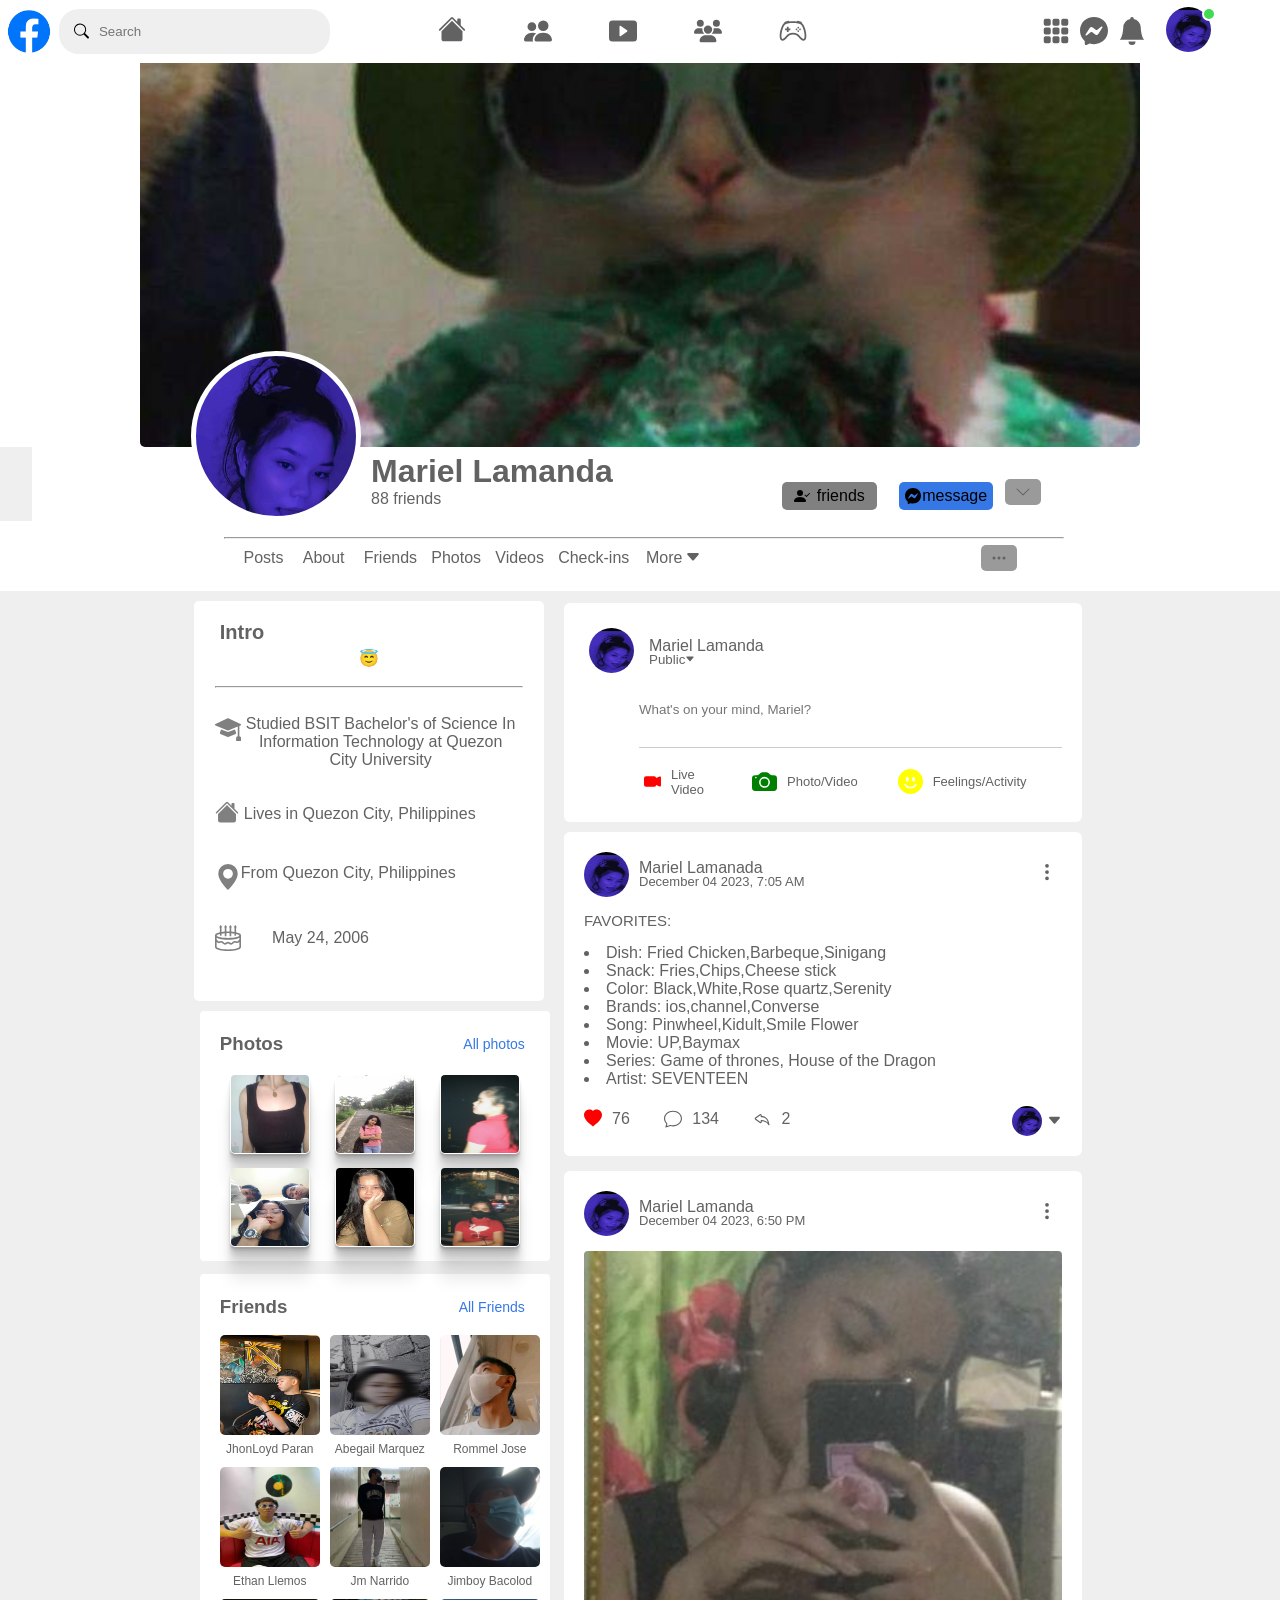
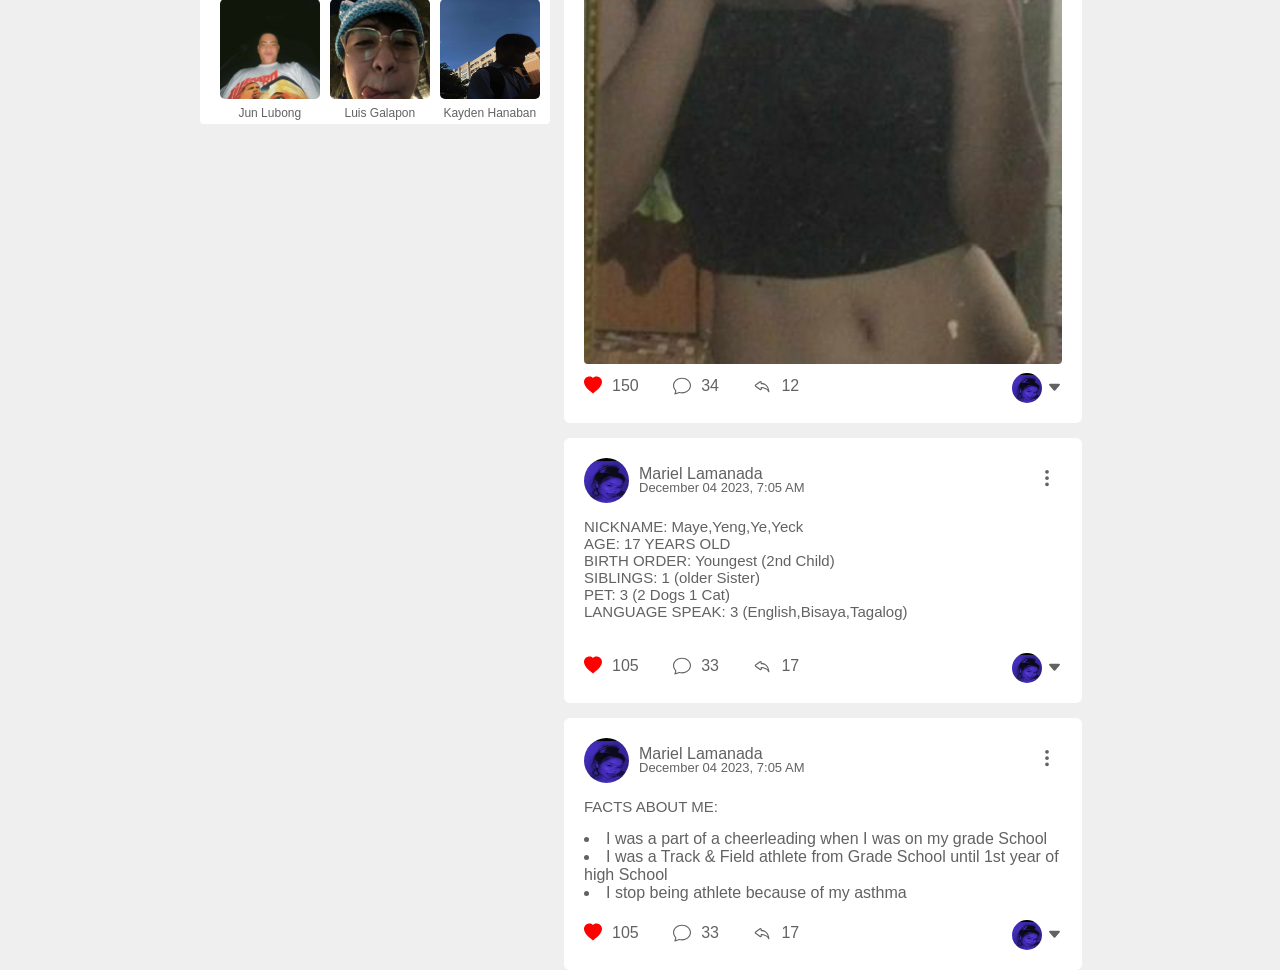
<file: mariel-profile-page.html>
<!DOCTYPE html>
<html lang="en">
<head>
    <meta charset="UTF-8">
    <meta name="viewport" content="width=device-width, initial-scale=1.0">
    <title>Mariel</title>
    <link rel="stylesheet" href="mariel-page.css">
</head>
<body>

  <nav>

    <div class="nav-left">
      <img src="Facebook-logo-600x319-removebg-preview.png" class="logo">
      <div class="search-box">
        <svg xmlns="http://www.w3.org/2000/svg" width="16" height="16" fill="currentColor" class="bi bi-search" viewBox="0 0 16 16">
          <path d="M11.742 10.344a6.5 6.5 0 1 0-1.397 1.398h-.001c.03.04.062.078.098.115l3.85 3.85a1 1 0 0 0 1.415-1.414l-3.85-3.85a1.007 1.007 0 0 0-.115-.1zM12 6.5a5.5 5.5 0 1 1-11 0 5.5 5.5 0 0 1 11 0z"/>
        </svg>
        <input type="text" placeholder="Search">
      </div>
    </div>

      <div class="nav-center">
      
          <a href="mariel-page.html"><svg xmlns="http://www.w3.org/2000/svg" width="30" height="30" fill="#626262" class="bi bi-house-fill" viewBox="0 0 16 16">
              <path d="M8.707 1.5a1 1 0 0 0-1.414 0L.646 8.146a.5.5 0 0 0 .708.708L8 2.207l6.646 6.647a.5.5 0 0 0 .708-.708L13 5.793V2.5a.5.5 0 0 0-.5-.5h-1a.5.5 0 0 0-.5.5v1.293L8.707 1.5Z"/>
              <path d="m8 3.293 6 6V13.5a1.5 1.5 0 0 1-1.5 1.5h-9A1.5 1.5 0 0 1 2 13.5V9.293l6-6Z"/>
            </svg></a>
          <svg xmlns="http://www.w3.org/2000/svg" width="30" height="30" fill="#626262" class="bi bi-people-fill" viewBox="0 0 16 16">
              <path d="M7 14s-1 0-1-1 1-4 5-4 5 3 5 4-1 1-1 1H7Zm4-6a3 3 0 1 0 0-6 3 3 0 0 0 0 6Zm-5.784 6A2.238 2.238 0 0 1 5 13c0-1.355.68-2.75 1.936-3.72A6.325 6.325 0 0 0 5 9c-4 0-5 3-5 4s1 1 1 1h4.216ZM4.5 8a2.5 2.5 0 1 0 0-5 2.5 2.5 0 0 0 0 5Z"/>
            </svg>
            <svg xmlns="http://www.w3.org/2000/svg" width="30" height="30" fill="#626262" class="bi bi-play-btn-fill" viewBox="0 0 16 16">
              <path d="M0 12V4a2 2 0 0 1 2-2h12a2 2 0 0 1 2 2v8a2 2 0 0 1-2 2H2a2 2 0 0 1-2-2zm6.79-6.907A.5.5 0 0 0 6 5.5v5a.5.5 0 0 0 .79.407l3.5-2.5a.5.5 0 0 0 0-.814l-3.5-2.5z"/>
            </svg>
          <svg xmlns="http://www.w3.org/2000/svg" height="30" width="30" fill="#626262" backgroud-color: white; viewBox="0 0 640 512">
              <path d="M144 0a80 80 0 1 1 0 160A80 80 0 1 1 144 0zM512 0a80 80 0 1 1 0 160A80 80 0 1 1 512 0zM0 298.7C0 239.8 47.8 192 106.7 192h42.7c15.9 0 31 3.5 44.6 9.7c-1.3 7.2-1.9 14.7-1.9 22.3c0 38.2 16.8 72.5 43.3 96c-.2 0-.4 0-.7 0H21.3C9.6 320 0 310.4 0 298.7zM405.3 320c-.2 0-.4 0-.7 0c26.6-23.5 43.3-57.8 43.3-96c0-7.6-.7-15-1.9-22.3c13.6-6.3 28.7-9.7 44.6-9.7h42.7C592.2 192 640 239.8 640 298.7c0 11.8-9.6 21.3-21.3 21.3H405.3zM224 224a96 96 0 1 1 192 0 96 96 0 1 1 -192 0zM128 485.3C128 411.7 187.7 352 261.3 352H378.7C452.3 352 512 411.7 512 485.3c0 14.7-11.9 26.7-26.7 26.7H154.7c-14.7 0-26.7-11.9-26.7-26.7z"/>
            </svg>
          <svg xmlns="http://www.w3.org/2000/svg" width="30" height="30" fill="#626262" class="bi bi-controller" viewBox="0 0 16 16">
              <path d="M11.5 6.027a.5.5 0 1 1-1 0 .5.5 0 0 1 1 0zm-1.5 1.5a.5.5 0 1 0 0-1 .5.5 0 0 0 0 1zm2.5-.5a.5.5 0 1 1-1 0 .5.5 0 0 1 1 0zm-1.5 1.5a.5.5 0 1 0 0-1 .5.5 0 0 0 0 1zm-6.5-3h1v1h1v1h-1v1h-1v-1h-1v-1h1v-1z"/>
              <path d="M3.051 3.26a.5.5 0 0 1 .354-.613l1.932-.518a.5.5 0 0 1 .62.39c.655-.079 1.35-.117 2.043-.117.72 0 1.443.041 2.12.126a.5.5 0 0 1 .622-.399l1.932.518a.5.5 0 0 1 .306.729c.14.09.266.19.373.297.408.408.78 1.05 1.095 1.772.32.733.599 1.591.805 2.466.206.875.34 1.78.364 2.606.024.816-.059 1.602-.328 2.21a1.42 1.42 0 0 1-1.445.83c-.636-.067-1.115-.394-1.513-.773-.245-.232-.496-.526-.739-.808-.126-.148-.25-.292-.368-.423-.728-.804-1.597-1.527-3.224-1.527-1.627 0-2.496.723-3.224 1.527-.119.131-.242.275-.368.423-.243.282-.494.575-.739.808-.398.38-.877.706-1.513.773a1.42 1.42 0 0 1-1.445-.83c-.27-.608-.352-1.395-.329-2.21.024-.826.16-1.73.365-2.606.206-.875.486-1.733.805-2.466.315-.722.687-1.364 1.094-1.772a2.34 2.34 0 0 1 .433-.335.504.504 0 0 1-.028-.079zm2.036.412c-.877.185-1.469.443-1.733.708-.276.276-.587.783-.885 1.465a13.748 13.748 0 0 0-.748 2.295 12.351 12.351 0 0 0-.339 2.406c-.022.755.062 1.368.243 1.776a.42.42 0 0 0 .426.24c.327-.034.61-.199.929-.502.212-.202.4-.423.615-.674.133-.156.276-.323.44-.504C4.861 9.969 5.978 9.027 8 9.027s3.139.942 3.965 1.855c.164.181.307.348.44.504.214.251.403.472.615.674.318.303.601.468.929.503a.42.42 0 0 0 .426-.241c.18-.408.265-1.02.243-1.776a12.354 12.354 0 0 0-.339-2.406 13.753 13.753 0 0 0-.748-2.295c-.298-.682-.61-1.19-.885-1.465-.264-.265-.856-.523-1.733-.708-.85-.179-1.877-.27-2.913-.27-1.036 0-2.063.091-2.913.27z"/>
            </svg>
      
      </div>

      <div class="nav-right">
        
        <svg xmlns="http://www.w3.org/2000/svg" width="28" height="28" fill="#626262" class="bi bi-grid-3x3-gap-fill" viewBox="0 0 16 16">
              <path d="M1 2a1 1 0 0 1 1-1h2a1 1 0 0 1 1 1v2a1 1 0 0 1-1 1H2a1 1 0 0 1-1-1zm5 0a1 1 0 0 1 1-1h2a1 1 0 0 1 1 1v2a1 1 0 0 1-1 1H7a1 1 0 0 1-1-1zm5 0a1 1 0 0 1 1-1h2a1 1 0 0 1 1 1v2a1 1 0 0 1-1 1h-2a1 1 0 0 1-1-1zM1 7a1 1 0 0 1 1-1h2a1 1 0 0 1 1 1v2a1 1 0 0 1-1 1H2a1 1 0 0 1-1-1zm5 0a1 1 0 0 1 1-1h2a1 1 0 0 1 1 1v2a1 1 0 0 1-1 1H7a1 1 0 0 1-1-1zm5 0a1 1 0 0 1 1-1h2a1 1 0 0 1 1 1v2a1 1 0 0 1-1 1h-2a1 1 0 0 1-1-1zM1 12a1 1 0 0 1 1-1h2a1 1 0 0 1 1 1v2a1 1 0 0 1-1 1H2a1 1 0 0 1-1-1zm5 0a1 1 0 0 1 1-1h2a1 1 0 0 1 1 1v2a1 1 0 0 1-1 1H7a1 1 0 0 1-1-1zm5 0a1 1 0 0 1 1-1h2a1 1 0 0 1 1 1v2a1 1 0 0 1-1 1h-2a1 1 0 0 1-1-1z"/>
            </svg>
          <svg xmlns="http://www.w3.org/2000/svg" width="28" height="28" fill="#626262" class="bi bi-messenger" viewBox="0 0 16 16">
              <path d="M0 7.76C0 3.301 3.493 0 8 0s8 3.301 8 7.76-3.493 7.76-8 7.76c-.81 0-1.586-.107-2.316-.307a.639.639 0 0 0-.427.03l-1.588.702a.64.64 0 0 1-.898-.566l-.044-1.423a.639.639 0 0 0-.215-.456C.956 12.108 0 10.092 0 7.76m5.546-1.459-2.35 3.728c-.225.358.214.761.551.506l2.525-1.916a.48.48 0 0 1 .578-.002l1.869 1.402a1.2 1.2 0 0 0 1.735-.32l2.35-3.728c.226-.358-.214-.761-.551-.506L9.728 7.381a.48.48 0 0 1-.578.002L7.281 5.98a1.2 1.2 0 0 0-1.735.32z"/>
            </svg>
          <svg xmlns="http://www.w3.org/2000/svg" width="28" height="28" fill="#626262" class="bi bi-bell-fill" viewBox="0 0 16 16">
              <path d="M8 16a2 2 0 0 0 2-2H6a2 2 0 0 0 2 2m.995-14.901a1 1 0 1 0-1.99 0A5.002 5.002 0 0 0 3 6c0 1.098-.5 6-2 7h14c-1.5-1-2-5.902-2-7 0-2.42-1.72-4.44-4.005-4.901z"/>
            </svg>
        
        </div>
        <div class="nav-user-icon online" onclick="settingsMenuToggle()">
          <img src="maye.jpg">
        </div>

           <!----settings-menu drop down----->

        <div class="settings-menu">

          <div id="dark-btn" class=".dark-btn-on">
            <span></span>
          </div>
  
            <div class="settings-menu-inner">
              <div class="user-profile">
                <img src="maye.jpg" style="width: 45px; height: 45px;">
                <div>
                  <p>Mariel Lamanda</p>
                  <a href="#">See your profile</a>
                </div>
             </div>
                <hr>
                <div class="user-profile1">
                  <svg xmlns="http://www.w3.org/2000/svg" width="35" height="35" fill="currentColor" class="bi bi-chat-left-text-fill" viewBox="0 0 16 16">
                    <path d="M0 2a2 2 0 0 1 2-2h12a2 2 0 0 1 2 2v8a2 2 0 0 1-2 2H4.414a1 1 0 0 0-.707.293L.854 15.146A.5.5 0 0 1 0 14.793zm3.5 1a.5.5 0 0 0 0 1h9a.5.5 0 0 0 0-1zm0 2.5a.5.5 0 0 0 0 1h9a.5.5 0 0 0 0-1zm0 2.5a.5.5 0 0 0 0 1h5a.5.5 0 0 0 0-1z"/>
                  </svg>
                  <div>
                    <p>Give Feedback</p>
                    <a href="#">Help us to improve the new design</a>
                  </div>
              </div>
              <hr>
  
              <div class="settings-links">
                <svg xmlns="http://www.w3.org/2000/svg" width="25" height="25" fill="currentColor" class="bi bi-gear-fill" viewBox="0 0 16 16">
                  <path d="M9.405 1.05c-.413-1.4-2.397-1.4-2.81 0l-.1.34a1.464 1.464 0 0 1-2.105.872l-.31-.17c-1.283-.698-2.686.705-1.987 1.987l.169.311c.446.82.023 1.841-.872 2.105l-.34.1c-1.4.413-1.4 2.397 0 2.81l.34.1a1.464 1.464 0 0 1 .872 2.105l-.17.31c-.698 1.283.705 2.686 1.987 1.987l.311-.169a1.464 1.464 0 0 1 2.105.872l.1.34c.413 1.4 2.397 1.4 2.81 0l.1-.34a1.464 1.464 0 0 1 2.105-.872l.31.17c1.283.698 2.686-.705 1.987-1.987l-.169-.311a1.464 1.464 0 0 1 .872-2.105l.34-.1c1.4-.413 1.4-2.397 0-2.81l-.34-.1a1.464 1.464 0 0 1-.872-2.105l.17-.31c.698-1.283-.705-2.686-1.987-1.987l-.311.169a1.464 1.464 0 0 1-2.105-.872l-.1-.34zM8 10.93a2.929 2.929 0 1 1 0-5.86 2.929 2.929 0 0 1 0 5.858z"/>
                </svg>
                <a href="#">Setting and Privacy<svg xmlns="http://www.w3.org/2000/svg" width="15px" height="15px" fill="currentColor" class="bi bi-chevron-right" viewBox="0 0 16 16">
                  <path fill-rule="evenodd" d="M4.646 1.646a.5.5 0 0 1 .708 0l6 6a.5.5 0 0 1 0 .708l-6 6a.5.5 0 0 1-.708-.708L10.293 8 4.646 2.354a.5.5 0 0 1 0-.708z"/>
                </svg></a>
              </div>
              <div class="settings-links">
                <svg xmlns="http://www.w3.org/2000/svg" width="25" height="25" fill="currentColor" class="bi bi-question-circle-fill" viewBox="0 0 16 16">
                  <path d="M16 8A8 8 0 1 1 0 8a8 8 0 0 1 16 0M5.496 6.033h.825c.138 0 .248-.113.266-.25.09-.656.54-1.134 1.342-1.134.686 0 1.314.343 1.314 1.168 0 .635-.374.927-.965 1.371-.673.489-1.206 1.06-1.168 1.987l.003.217a.25.25 0 0 0 .25.246h.811a.25.25 0 0 0 .25-.25v-.105c0-.718.273-.927 1.01-1.486.609-.463 1.244-.977 1.244-2.056 0-1.511-1.276-2.241-2.673-2.241-1.267 0-2.655.59-2.75 2.286a.237.237 0 0 0 .241.247zm2.325 6.443c.61 0 1.029-.394 1.029-.927 0-.552-.42-.94-1.029-.94-.584 0-1.009.388-1.009.94 0 .533.425.927 1.01.927z"/>
                </svg>
                <a href="#">Help and Support<svg xmlns="http://www.w3.org/2000/svg" width="15px" height="15px" fill="currentColor" class="bi bi-chevron-right" viewBox="0 0 16 16">
                  <path fill-rule="evenodd" d="M4.646 1.646a.5.5 0 0 1 .708 0l6 6a.5.5 0 0 1 0 .708l-6 6a.5.5 0 0 1-.708-.708L10.293 8 4.646 2.354a.5.5 0 0 1 0-.708z"/>
                </svg></a>
              </div>
              <div class="settings-links">
                <svg xmlns="http://www.w3.org/2000/svg" width="25" height="25" fill="currentColor" class="bi bi-moon-fill" viewBox="0 0 16 16">
                  <path d="M6 .278a.768.768 0 0 1 .08.858 7.208 7.208 0 0 0-.878 3.46c0 4.021 3.278 7.277 7.318 7.277.527 0 1.04-.055 1.533-.16a.787.787 0 0 1 .81.316.733.733 0 0 1-.031.893A8.349 8.349 0 0 1 8.344 16C3.734 16 0 12.286 0 7.71 0 4.266 2.114 1.312 5.124.06A.752.752 0 0 1 6 .278"/>
                </svg>
                <a href="#">Display and Accessibility<svg xmlns="http://www.w3.org/2000/svg" width="15px" height="15px" fill="currentColor" class="bi bi-chevron-right" viewBox="0 0 16 16">
                  <path fill-rule="evenodd" d="M4.646 1.646a.5.5 0 0 1 .708 0l6 6a.5.5 0 0 1 0 .708l-6 6a.5.5 0 0 1-.708-.708L10.293 8 4.646 2.354a.5.5 0 0 1 0-.708z"/>
                </svg></a> 
              </div>
              <div class="settings-links">
                <svg xmlns="http://www.w3.org/2000/svg" width="25" height="25" fill="currentColor" class="bi bi-box-arrow-right" viewBox="0 0 16 16">
                  <path fill-rule="evenodd" d="M10 12.5a.5.5 0 0 1-.5.5h-8a.5.5 0 0 1-.5-.5v-9a.5.5 0 0 1 .5-.5h8a.5.5 0 0 1 .5.5v2a.5.5 0 0 0 1 0v-2A1.5 1.5 0 0 0 9.5 2h-8A1.5 1.5 0 0 0 0 3.5v9A1.5 1.5 0 0 0 1.5 14h8a1.5 1.5 0 0 0 1.5-1.5v-2a.5.5 0 0 0-1 0z"/>
                  <path fill-rule="evenodd" d="M15.854 8.354a.5.5 0 0 0 0-.708l-3-3a.5.5 0 0 0-.708.708L14.293 7.5H5.5a.5.5 0 0 0 0 1h8.793l-2.147 2.146a.5.5 0 0 0 .708.708l3-3z"/>
                </svg>
                <a href="#">Log Out<svg xmlns="http://www.w3.org/2000/svg" width="25" height="25" fill="currentColor" class="bi bi-chevron-right" viewBox="0 0 16 16">
                  <path fill-rule="evenodd" d="M4.646 1.646a.5.5 0 0 1 .708 0l6 6a.5.5 0 0 1 0 .708l-6 6a.5.5 0 0 1-.708-.708L10.293 8 4.646 2.354a.5.5 0 0 1 0-.708z"/>
                </svg></a>
              </div>
  
            </div>
          </div>
      </nav>

     <main>
     
      <div class="cover-photo-container">
        <div class="cover-photo"></div>
    </div>
    <main id="profile">
        
         <div class="profile-container">
            
                <div class="profile-pic"></div>

                <div class="name">
                    <h1><strong>Mariel Lamanda</strong></h1>
                    <div class="friends1">
                        <p>88 friends &nbsp; </p>
                    </div>
                    

                </div>
                <div class="right">
                    <p class="right-friends">
                        <svg xmlns="http://www.w3.org/2000/svg" width="16" height="16" fill="currentColor" class="bi bi-person-check-fill" viewBox="0 0 16 16">
                            <path fill-rule="evenodd" d="M15.854 5.146a.5.5 0 0 1 0 .708l-3 3a.5.5 0 0 1-.708 0l-1.5-1.5a.5.5 0 0 1 .708-.708L12.5 7.793l2.646-2.647a.5.5 0 0 1 .708 0z"/>
                            <path d="M1 14s-1 0-1-1 1-4 6-4 6 3 6 4-1 1-1 1H1zm5-6a3 3 0 1 0 0-6 3 3 0 0 0 0 6z"/>
                          </svg>friends
                    </p>
                    <p class="message">
                        <svg xmlns="http://www.w3.org/2000/svg" width="16" height="16" fill="currentColor" class="bi bi-messenger" viewBox="0 0 16 16">
                            <path d="M0 7.76C0 3.301 3.493 0 8 0s8 3.301 8 7.76-3.493 7.76-8 7.76c-.81 0-1.586-.107-2.316-.307a.639.639 0 0 0-.427.03l-1.588.702a.64.64 0 0 1-.898-.566l-.044-1.423a.639.639 0 0 0-.215-.456C.956 12.108 0 10.092 0 7.76zm5.546-1.459-2.35 3.728c-.225.358.214.761.551.506l2.525-1.916a.48.48 0 0 1 .578-.002l1.869 1.402a1.2 1.2 0 0 0 1.735-.32l2.35-3.728c.226-.358-.214-.761-.551-.506L9.728 7.381a.48.48 0 0 1-.578.002L7.281 5.98a1.2 1.2 0 0 0-1.735.32z"/>
                          </svg>message
                    </p>
                    <p class="more">
                        <svg xmlns="http://www.w3.org/2000/svg" width="36" height="26" fill="#626262" class="bi bi-chevron-down" viewBox="0 0 16 16">
                          <path fill-rule="evenodd" d="M1.646 4.646a.5.5 0 0 1 .708 0L8 10.293l5.646-5.647a.5.5 0 0 1 .708.708l-6 6a.5.5 0 0 1-.708 0l-6-6a.5.5 0 0 1 0-.708z"/>
                        </svg>
                    </p>
                </div>
                
        
        </main>
        <br>
        <hr class="hreee">
         <div class="container-about-etc">
        <div class="about-etc">
                
          <hr class="hr2">
                <div class="left-about">
                    <div class="span">
                        <span>Posts</span><span><a href="#about">About</a></span><span>Friends</span><span>Photos</span><span>Videos</span><span>Check-ins</span><span class="span-more">More<svg xmlns="http://www.w3.org/2000/svg" width="16" height="16" fill="currentColor" class="bi bi-caret-down-fill" viewBox="0 0 16 16">
                          <path d="M7.247 11.14 2.451 5.658C1.885 5.013 2.345 4 3.204 4h9.592a1 1 0 0 1 .753 1.659l-4.796 5.48a1 1 0 0 1-1.506 0z"/>
                        </svg></span>
                    </div>
                        <div class="three-dots">
                            <svg xmlns="http://www.w3.org/2000/svg" width="36" height="26" fill="currentColor" class="bi bi-three-dots" viewBox="0 0 16 16">
                                <path d="M3 9.5a1.5 1.5 0 1 1 0-3 1.5 1.5 0 0 1 0 3zm5 0a1.5 1.5 0 1 1 0-3 1.5 1.5 0 0 1 0 3zm5 0a1.5 1.5 0 1 1 0-3 1.5 1.5 0 0 1 0 3z"/>
                              </svg>
                        </div>
                 </div>
                 
        </div>
        </div>
     </div>
       <main>
        <section class="lower-page">
        <div class="main-container">
            <div class="main-left">
                    <span class="intro"><strong>Intro</strong></span>
                    <div class="bio">
                        <p>😇</p> <br>
                        <p></p>
                        <hr>
                        <div class="school">
                            <div class="school-details">
                            <div class="school-icon"><svg xmlns="http://www.w3.org/2000/svg" width="26" height="26" fill="gray" class="bi bi-mortarboard-fill" viewBox="0 0 16 16">
                                <path d="M8.211 2.047a.5.5 0 0 0-.422 0l-7.5 3.5a.5.5 0 0 0 .025.917l7.5 3a.5.5 0 0 0 .372 0L14 7.14V13a1 1 0 0 0-1 1v2h3v-2a1 1 0 0 0-1-1V6.739l.686-.275a.5.5 0 0 0 .025-.917l-7.5-3.5Z"/>
                                <path d="M4.176 9.032a.5.5 0 0 0-.656.327l-.5 1.7a.5.5 0 0 0 .294.605l4.5 1.8a.5.5 0 0 0 .372 0l4.5-1.8a.5.5 0 0 0 .294-.605l-.5-1.7a.5.5 0 0 0-.656-.327L8 10.466 4.176 9.032Z"/>
                              </svg></div>
                              <div class="jojo-container">
                                    <span class="jojo">Studied BSIT Bachelor's of Science In</span>
                                    <span class="jojo">Information Technology at Quezon</span>
                                    <span class="jojo">City University</span>
                              </div>

                            </div>
                            <div class="home-details">
                                <div class="home icon"><svg xmlns="http://www.w3.org/2000/svg" width="24" height="24" fill="gray" class="bi bi-house-fill" viewBox="0 0 16 16">
                                    <path d="M8.707 1.5a1 1 0 0 0-1.414 0L.646 8.146a.5.5 0 0 0 .708.708L8 2.207l6.646 6.647a.5.5 0 0 0 .708-.708L13 5.793V2.5a.5.5 0 0 0-.5-.5h-1a.5.5 0 0 0-.5.5v1.293L8.707 1.5Z"/>
                                    <path d="m8 3.293 6 6V13.5a1.5 1.5 0 0 1-1.5 1.5h-9A1.5 1.5 0 0 1 2 13.5V9.293l6-6Z"/>
                                  </svg></div>
                                <div class="location"> Lives in Quezon City, Philippines</div>
                                    
                            </div>
                                <div class="location">
                                    <div class="location-icon"><svg xmlns="http://www.w3.org/2000/svg" width="26" height="26" fill="gray" class="bi bi-geo-alt-fill" viewBox="0 0 16 16">
                                        <path d="M8 16s6-5.686 6-10A6 6 0 0 0 2 6c0 4.314 6 10 6 10zm0-7a3 3 0 1 1 0-6 3 3 0 0 1 0 6z"/>
                                      </svg></div>
                                      <p>From Quezon City, Philippines</p>
                                </div>
                            </div>
                            <div class="birthdate">
                                <svg xmlns="http://www.w3.org/2000/svg" width="26" height="26" fill="gray" class="bi bi-cake2" viewBox="0 0 16 16">
                                    <path d="m3.494.013-.595.79A.747.747 0 0 0 3 1.814v2.683c-.149.034-.293.07-.432.107-.702.187-1.305.418-1.745.696C.408 5.56 0 5.954 0 6.5v7c0 .546.408.94.823 1.201.44.278 1.043.51 1.745.696C3.978 15.773 5.898 16 8 16c2.102 0 4.022-.227 5.432-.603.701-.187 1.305-.418 1.745-.696.415-.261.823-.655.823-1.201v-7c0-.546-.408-.94-.823-1.201-.44-.278-1.043-.51-1.745-.696A12.418 12.418 0 0 0 13 4.496v-2.69a.747.747 0 0 0 .092-1.004l-.598-.79-.595.792A.747.747 0 0 0 12 1.813V4.3a22.03 22.03 0 0 0-2-.23V1.806a.747.747 0 0 0 .092-1.004l-.598-.79-.595.792A.747.747 0 0 0 9 1.813v2.204a28.708 28.708 0 0 0-2 0V1.806A.747.747 0 0 0 7.092.802l-.598-.79-.595.792A.747.747 0 0 0 6 1.813V4.07c-.71.05-1.383.129-2 .23V1.806A.747.747 0 0 0 4.092.802l-.598-.79Zm-.668 5.556L3 5.524v.967c.311.074.646.141 1 .201V5.315a21.05 21.05 0 0 1 2-.242v1.855c.325.024.659.042 1 .054V5.018a27.685 27.685 0 0 1 2 0v1.964c.341-.012.675-.03 1-.054V5.073c.72.054 1.393.137 2 .242v1.377c.354-.06.689-.127 1-.201v-.967l.175.045c.655.175 1.15.374 1.469.575.344.217.356.35.356.356 0 .006-.012.139-.356.356-.319.2-.814.4-1.47.575C11.87 7.78 10.041 8 8 8c-2.04 0-3.87-.221-5.174-.569-.656-.175-1.151-.374-1.47-.575C1.012 6.639 1 6.506 1 6.5c0-.006.012-.139.356-.356.319-.2.814-.4 1.47-.575ZM15 7.806v1.027l-.68.907a.938.938 0 0 1-1.17.276 1.938 1.938 0 0 0-2.236.363l-.348.348a1 1 0 0 1-1.307.092l-.06-.044a2 2 0 0 0-2.399 0l-.06.044a1 1 0 0 1-1.306-.092l-.35-.35a1.935 1.935 0 0 0-2.233-.362.935.935 0 0 1-1.168-.277L1 8.82V7.806c.42.232.956.428 1.568.591C3.978 8.773 5.898 9 8 9c2.102 0 4.022-.227 5.432-.603.612-.163 1.149-.36 1.568-.591Zm0 2.679V13.5c0 .006-.012.139-.356.355-.319.202-.814.401-1.47.576C11.87 14.78 10.041 15 8 15c-2.04 0-3.87-.221-5.174-.569-.656-.175-1.151-.374-1.47-.575-.344-.217-.356-.35-.356-.356v-3.02a1.935 1.935 0 0 0 2.298.43.935.935 0 0 1 1.08.175l.348.349a2 2 0 0 0 2.615.185l.059-.044a1 1 0 0 1 1.2 0l.06.044a2 2 0 0 0 2.613-.185l.348-.348a.938.938 0 0 1 1.082-.175c.781.39 1.718.208 2.297-.426Z"/>
                                  </svg> <p> May 24, 2006</p>
                            </div>

                            <div class="profile-intro">
                              <div class="title-box">
                                  <h3>Photos</h3>
                                  <a href="">All photos</a>
                              </div>
                              <div class="photo-box">
                                  <div><img src="maye1.jpg"></div>
                                  <div><img src="maye10.jpg"></div>
                                  <div><img src="maye11.jpg"></div>
                                  <div><img src="maye5.jpg"></div>
                                  <div><img src="maye7.jpg"></div>
                                  <div><img src="maye8.jpg"></div>
                              </div>
                          </div>
              
                          <div class="profile-intro1">
                            <div class="title-box1">
                                <h3>Friends</h3>
                                <a href="">All Friends</a>
                            </div>
                            <div class="photo-box1">
                                  <div><img src="loyd.jpg"><span>JhonLoyd Paran</span></div>
                                  <div><img src="abby.jpg"><span>Abegail Marquez</span></div>
                                  <div><img src="mel.jpg"><span>Rommel Jose</span></div>
                                  <div><img src="tan.jpg"><span>Ethan Llemos</span></div>
                                  <div><img src="jm.jpg"><span>Jm Narrido</span></div>
                                  <div><img src="jb.jpg"><span>Jimboy Bacolod</span></div>
                                  <div><img src="jun.jpg"><span>Jun Lubong</span></div>
                                  <div><img src="uis.jpg"><span>Luis Galapon</span></div>
                                  <div><img src="kay.jpg"><span>Kayden Hanaban</span></div>


                              </div>
                            
                        </div>
            
                    </div>

          </div>
            <div class="main-right">
                <div class="r">

                  <div class="write-post-container">
                    <div class="user-profile2">
                      <a href="mariel-profile-page.html"> <img src="maye.jpg" style="width: 45px; height: 45px;"></a>
                      <div>
                        <p>Mariel Lamanda</p>
                        <small>Public<svg xmlns="http://www.w3.org/2000/svg" width="10" height="10" fill="currentColor" class="bi bi-caret-down-fill" viewBox="0 0 16 16">
                          <path d="M7.247 11.14 2.451 5.658C1.885 5.013 2.345 4 3.204 4h9.592a1 1 0 0 1 .753 1.659l-4.796 5.48a1 1 0 0 1-1.506 0z"/>
                        </svg></small>
                      </div>
                    </div>
           
                    <div class="post-input-container">
                      <textarea rows="3" placeholder="What's on your mind, Mariel?"></textarea>
          
                      <div class="add-post-links">
                        <a href="#"><svg xmlns="http://www.w3.org/2000/svg" width="25" height="25" fill="#ff0000" class="bi bi-camera-video-fill" viewBox="0 0 16 16">
                          <path fill-rule="evenodd" d="M0 5a2 2 0 0 1 2-2h7.5a2 2 0 0 1 1.983 1.738l3.11-1.382A1 1 0 0 1 16 4.269v7.462a1 1 0 0 1-1.406.913l-3.111-1.382A2 2 0 0 1 9.5 13H2a2 2 0 0 1-2-2V5z"/>
                        </svg> Live Video </a>
                        <a href="#"><svg xmlns="http://www.w3.org/2000/svg" width="25" height="25" fill="#008000" class="bi bi-camera-fill" viewBox="0 0 16 16">
                          <path d="M10.5 8.5a2.5 2.5 0 1 1-5 0 2.5 2.5 0 0 1 5 0z"/>
                          <path d="M2 4a2 2 0 0 0-2 2v6a2 2 0 0 0 2 2h12a2 2 0 0 0 2-2V6a2 2 0 0 0-2-2h-1.172a2 2 0 0 1-1.414-.586l-.828-.828A2 2 0 0 0 9.172 2H6.828a2 2 0 0 0-1.414.586l-.828.828A2 2 0 0 1 3.172 4H2zm.5 2a.5.5 0 1 1 0-1 .5.5 0 0 1 0 1zm9 2.5a3.5 3.5 0 1 1-7 0 3.5 3.5 0 0 1 7 0z"/>
                        </svg>Photo/Video</a> 
                        <a href="#"><svg xmlns="http://www.w3.org/2000/svg" width="25" height="25" fill="#ffff00" class="bi bi-emoji-smile-fill" viewBox="0 0 16 16">
                          <path d="M8 16A8 8 0 1 0 8 0a8 8 0 0 0 0 16zM7 6.5C7 7.328 6.552 8 6 8s-1-.672-1-1.5S5.448 5 6 5s1 .672 1 1.5zM4.285 9.567a.5.5 0 0 1 .683.183A3.498 3.498 0 0 0 8 11.5a3.498 3.498 0 0 0 3.032-1.75.5.5 0 1 1 .866.5A4.498 4.498 0 0 1 8 12.5a4.498 4.498 0 0 1-3.898-2.25.5.5 0 0 1 .183-.683zM10 8c-.552 0-1-.672-1-1.5S9.448 5 10 5s1 .672 1 1.5S10.552 8 10 8z"/>
                        </svg>Feelings/Activity</a>
                      </div>
                    </div>
                  </div>
             
                  

                  <div class="post-container00">
                    <div class="post-row">
                      <div class="user-profile">
                        <img src="maye.jpg" style="width: 45px; height: 45px;">
                        <div>
                          <p>Mariel Lamanada</p>
                          <span>December 04 2023, 7:05 AM</span>
                        </div>
                      </div>
                      <a href="#"><svg xmlns="http://www.w3.org/2000/svg" width="20" height="20" fill="currentColor" class="bi bi-three-dots-vertical" viewBox="0 0 16 16">
                        <path d="M9.5 13a1.5 1.5 0 1 1-3 0 1.5 1.5 0 0 1 3 0zm0-5a1.5 1.5 0 1 1-3 0 1.5 1.5 0 0 1 3 0zm0-5a1.5 1.5 0 1 1-3 0 1.5 1.5 0 0 1 3 0z"/>
                      </svg></a>
                    </div>
                    
                    <p class="post-text">FAVORITES: <br>
                      <li>Dish: Fried Chicken,Barbeque,Sinigang</li>
                      <li>Snack: Fries,Chips,Cheese stick</li>
                      <li>Color: Black,White,Rose quartz,Serenity</li>
                      <li>Brands: ios,channel,Converse</li>
                      <li>Song: Pinwheel,Kidult,Smile Flower</li>
                      <li>Movie: UP,Baymax</li>
                      <li>Series: Game of thrones, House of the Dragon</li>
                      <li>Artist: SEVENTEEN</li>

                    </p>
                      <br>
                    <div class="post-row">
                      <div class="activity-icons">
                        <div><svg xmlns="http://www.w3.org/2000/svg" width="25" height="25" fill="ff0000" class="bi bi-heart-fill" viewBox="0 0 16 16">
                          <path fill-rule="evenodd" d="M8 1.314C12.438-3.248 23.534 4.735 8 15-7.534 4.736 3.562-3.248 8 1.314z"/>
                        </svg> 76</div>
                          <div><svg xmlns="http://www.w3.org/2000/svg" width="25" height="25" fill="currentColor" class="bi bi-chat" viewBox="0 0 16 16">
                            <path d="M2.678 11.894a1 1 0 0 1 .287.801 10.97 10.97 0 0 1-.398 2c1.395-.323 2.247-.697 2.634-.893a1 1 0 0 1 .71-.074A8.06 8.06 0 0 0 8 14c3.996 0 7-2.807 7-6 0-3.192-3.004-6-7-6S1 4.808 1 8c0 1.468.617 2.83 1.678 3.894zm-.493 3.905a21.682 21.682 0 0 1-.713.129c-.2.032-.352-.176-.273-.362a9.68 9.68 0 0 0 .244-.637l.003-.01c.248-.72.45-1.548.524-2.319C.743 11.37 0 9.76 0 8c0-3.866 3.582-7 8-7s8 3.134 8 7-3.582 7-8 7a9.06 9.06 0 0 1-2.347-.306c-.52.263-1.639.742-3.468 1.105z"/>
                          </svg>134</div>
                          <div><svg xmlns="http://www.w3.org/2000/svg" width="25" height="25" fill="currentColor" class="bi bi-reply" viewBox="0 0 16 16">
                            <path d="M6.598 5.013a.144.144 0 0 1 .202.134V6.3a.5.5 0 0 0 .5.5c.667 0 2.013.005 3.3.822.984.624 1.99 1.76 2.595 3.876-1.02-.983-2.185-1.516-3.205-1.799a8.74 8.74 0 0 0-1.921-.306 7.404 7.404 0 0 0-.798.008h-.013l-.005.001h-.001L7.3 9.9l-.05-.498a.5.5 0 0 0-.45.498v1.153c0 .108-.11.176-.202.134L2.614 8.254a.503.503 0 0 0-.042-.028.147.147 0 0 1 0-.252.499.499 0 0 0 .042-.028l3.984-2.933zM7.8 10.386c.068 0 .143.003.223.006.434.02 1.034.086 1.7.271 1.326.368 2.896 1.202 3.94 3.08a.5.5 0 0 0 .933-.305c-.464-3.71-1.886-5.662-3.46-6.66-1.245-.79-2.527-.942-3.336-.971v-.66a1.144 1.144 0 0 0-1.767-.96l-3.994 2.94a1.147 1.147 0 0 0 0 1.946l3.994 2.94a1.144 1.144 0 0 0 1.767-.96v-.667z"/>
                          </svg>2</div>
                      </div>
                      <div class="post-profile-icon">
                        <img src="maye.jpg" style="width: 30px;" height="30px"><svg xmlns="http://www.w3.org/2000/svg" width="15" height="15" fill="currentColor" class="bi bi-caret-down-fill" viewBox="0 0 16 16">
                          <path d="M7.247 11.14 2.451 5.658C1.885 5.013 2.345 4 3.204 4h9.592a1 1 0 0 1 .753 1.659l-4.796 5.48a1 1 0 0 1-1.506 0z"/>
                        </svg>
                      </div>
                    </div>
            
                  </div>

                  <div class="post-container0000">
                    <div class="post-row">
                      <div class="user-profile">
                        <img src="maye.jpg" style="width: 45px; height: 45px;">
                        <div>
                          <p>Mariel Lamanda</p>
                          <span>December 04 2023, 6:50 PM</span>
                        </div>
                      </div>
                      <a href="#"><svg xmlns="http://www.w3.org/2000/svg" width="20" height="20" fill="currentColor" class="bi bi-three-dots-vertical" viewBox="0 0 16 16">
                        <path d="M9.5 13a1.5 1.5 0 1 1-3 0 1.5 1.5 0 0 1 3 0zm0-5a1.5 1.5 0 1 1-3 0 1.5 1.5 0 0 1 3 0zm0-5a1.5 1.5 0 1 1-3 0 1.5 1.5 0 0 1 3 0z"/>
                      </svg></a>
                    </div>
                    
                    <p class="post-text"><span></span></p>
                    <img src="maye3.jpg" class="post-img">
        
                    <div class="post-row">
                      <div class="activity-icons">
                        <div><svg xmlns="http://www.w3.org/2000/svg" width="25" height="25" fill="ff0000" class="bi bi-heart-fill" viewBox="0 0 16 16">
                          <path fill-rule="evenodd" d="M8 1.314C12.438-3.248 23.534 4.735 8 15-7.534 4.736 3.562-3.248 8 1.314z"/>
                        </svg> 150</div>
                          <div><svg xmlns="http://www.w3.org/2000/svg" width="25" height="25" fill="currentColor" class="bi bi-chat" viewBox="0 0 16 16">
                            <path d="M2.678 11.894a1 1 0 0 1 .287.801 10.97 10.97 0 0 1-.398 2c1.395-.323 2.247-.697 2.634-.893a1 1 0 0 1 .71-.074A8.06 8.06 0 0 0 8 14c3.996 0 7-2.807 7-6 0-3.192-3.004-6-7-6S1 4.808 1 8c0 1.468.617 2.83 1.678 3.894zm-.493 3.905a21.682 21.682 0 0 1-.713.129c-.2.032-.352-.176-.273-.362a9.68 9.68 0 0 0 .244-.637l.003-.01c.248-.72.45-1.548.524-2.319C.743 11.37 0 9.76 0 8c0-3.866 3.582-7 8-7s8 3.134 8 7-3.582 7-8 7a9.06 9.06 0 0 1-2.347-.306c-.52.263-1.639.742-3.468 1.105z"/>
                          </svg>34</div>
                          <div><svg xmlns="http://www.w3.org/2000/svg" width="25" height="25" fill="currentColor" class="bi bi-reply" viewBox="0 0 16 16">
                            <path d="M6.598 5.013a.144.144 0 0 1 .202.134V6.3a.5.5 0 0 0 .5.5c.667 0 2.013.005 3.3.822.984.624 1.99 1.76 2.595 3.876-1.02-.983-2.185-1.516-3.205-1.799a8.74 8.74 0 0 0-1.921-.306 7.404 7.404 0 0 0-.798.008h-.013l-.005.001h-.001L7.3 9.9l-.05-.498a.5.5 0 0 0-.45.498v1.153c0 .108-.11.176-.202.134L2.614 8.254a.503.503 0 0 0-.042-.028.147.147 0 0 1 0-.252.499.499 0 0 0 .042-.028l3.984-2.933zM7.8 10.386c.068 0 .143.003.223.006.434.02 1.034.086 1.7.271 1.326.368 2.896 1.202 3.94 3.08a.5.5 0 0 0 .933-.305c-.464-3.71-1.886-5.662-3.46-6.66-1.245-.79-2.527-.942-3.336-.971v-.66a1.144 1.144 0 0 0-1.767-.96l-3.994 2.94a1.147 1.147 0 0 0 0 1.946l3.994 2.94a1.144 1.144 0 0 0 1.767-.96v-.667z"/>
                          </svg>12</div>
                      </div>
                      <div class="post-profile-icon">
                        <img src="maye.jpg" style="width: 30px;" height="30px"><svg xmlns="http://www.w3.org/2000/svg" width="15" height="15" fill="currentColor" class="bi bi-caret-down-fill" viewBox="0 0 16 16">
                          <path d="M7.247 11.14 2.451 5.658C1.885 5.013 2.345 4 3.204 4h9.592a1 1 0 0 1 .753 1.659l-4.796 5.48a1 1 0 0 1-1.506 0z"/>
                        </svg>
                      </div>
                    </div>
        
                  </div>

                  <div class="post-container000">
                    <div class="post-row">
                      <div class="user-profile">
                        <img src="maye.jpg" style="width: 45px; height: 45px;">
                        <div>
                          <p>Mariel Lamanada</p>
                          <span>December 04 2023, 7:05 AM</span>
                        </div>
                      </div>
                      <a href="#"><svg xmlns="http://www.w3.org/2000/svg" width="20" height="20" fill="currentColor" class="bi bi-three-dots-vertical" viewBox="0 0 16 16">
                        <path d="M9.5 13a1.5 1.5 0 1 1-3 0 1.5 1.5 0 0 1 3 0zm0-5a1.5 1.5 0 1 1-3 0 1.5 1.5 0 0 1 3 0zm0-5a1.5 1.5 0 1 1-3 0 1.5 1.5 0 0 1 3 0z"/>
                      </svg></a>
                    </div>
                    
                    <p class="post-text">NICKNAME: Maye,Yeng,Ye,Yeck <br>
                       AGE: 17 YEARS OLD<br>
                       BIRTH ORDER: Youngest (2nd Child)<br>
                       SIBLINGS: 1 (older Sister)<br>
                       PET: 3 (2 Dogs 1 Cat)<br>
                       LANGUAGE SPEAK: 3 (English,Bisaya,Tagalog)
                      

                    </p>
                      <br>
                    <div class="post-row">
                      <div class="activity-icons">
                        <div><svg xmlns="http://www.w3.org/2000/svg" width="25" height="25" fill="ff0000" class="bi bi-heart-fill" viewBox="0 0 16 16">
                          <path fill-rule="evenodd" d="M8 1.314C12.438-3.248 23.534 4.735 8 15-7.534 4.736 3.562-3.248 8 1.314z"/>
                        </svg> 105</div>
                          <div><svg xmlns="http://www.w3.org/2000/svg" width="25" height="25" fill="currentColor" class="bi bi-chat" viewBox="0 0 16 16">
                            <path d="M2.678 11.894a1 1 0 0 1 .287.801 10.97 10.97 0 0 1-.398 2c1.395-.323 2.247-.697 2.634-.893a1 1 0 0 1 .71-.074A8.06 8.06 0 0 0 8 14c3.996 0 7-2.807 7-6 0-3.192-3.004-6-7-6S1 4.808 1 8c0 1.468.617 2.83 1.678 3.894zm-.493 3.905a21.682 21.682 0 0 1-.713.129c-.2.032-.352-.176-.273-.362a9.68 9.68 0 0 0 .244-.637l.003-.01c.248-.72.45-1.548.524-2.319C.743 11.37 0 9.76 0 8c0-3.866 3.582-7 8-7s8 3.134 8 7-3.582 7-8 7a9.06 9.06 0 0 1-2.347-.306c-.52.263-1.639.742-3.468 1.105z"/>
                          </svg>33</div>
                          <div><svg xmlns="http://www.w3.org/2000/svg" width="25" height="25" fill="currentColor" class="bi bi-reply" viewBox="0 0 16 16">
                            <path d="M6.598 5.013a.144.144 0 0 1 .202.134V6.3a.5.5 0 0 0 .5.5c.667 0 2.013.005 3.3.822.984.624 1.99 1.76 2.595 3.876-1.02-.983-2.185-1.516-3.205-1.799a8.74 8.74 0 0 0-1.921-.306 7.404 7.404 0 0 0-.798.008h-.013l-.005.001h-.001L7.3 9.9l-.05-.498a.5.5 0 0 0-.45.498v1.153c0 .108-.11.176-.202.134L2.614 8.254a.503.503 0 0 0-.042-.028.147.147 0 0 1 0-.252.499.499 0 0 0 .042-.028l3.984-2.933zM7.8 10.386c.068 0 .143.003.223.006.434.02 1.034.086 1.7.271 1.326.368 2.896 1.202 3.94 3.08a.5.5 0 0 0 .933-.305c-.464-3.71-1.886-5.662-3.46-6.66-1.245-.79-2.527-.942-3.336-.971v-.66a1.144 1.144 0 0 0-1.767-.96l-3.994 2.94a1.147 1.147 0 0 0 0 1.946l3.994 2.94a1.144 1.144 0 0 0 1.767-.96v-.667z"/>
                          </svg>17</div>
                      </div>
                      <div class="post-profile-icon">
                        <img src="maye.jpg" style="width: 30px;" height="30px"><svg xmlns="http://www.w3.org/2000/svg" width="15" height="15" fill="currentColor" class="bi bi-caret-down-fill" viewBox="0 0 16 16">
                          <path d="M7.247 11.14 2.451 5.658C1.885 5.013 2.345 4 3.204 4h9.592a1 1 0 0 1 .753 1.659l-4.796 5.48a1 1 0 0 1-1.506 0z"/>
                        </svg>
                      </div>
                    </div>
            
                  </div>

                  <div class="post-container000">
                    <div class="post-row">
                      <div class="user-profile">
                        <img src="maye.jpg" style="width: 45px; height: 45px;">
                        <div>
                          <p>Mariel Lamanada</p>
                          <span>December 04 2023, 7:05 AM</span>
                        </div>
                      </div>
                      <a href="#"><svg xmlns="http://www.w3.org/2000/svg" width="20" height="20" fill="currentColor" class="bi bi-three-dots-vertical" viewBox="0 0 16 16">
                        <path d="M9.5 13a1.5 1.5 0 1 1-3 0 1.5 1.5 0 0 1 3 0zm0-5a1.5 1.5 0 1 1-3 0 1.5 1.5 0 0 1 3 0zm0-5a1.5 1.5 0 1 1-3 0 1.5 1.5 0 0 1 3 0z"/>
                      </svg></a>
                    </div>
                    
                    <p class="post-text">FACTS ABOUT ME: <br>
                      <li>I was a part of a cheerleading when I was on my grade School</li>
                      <li>I was a Track & Field athlete from Grade School until 1st year of high School</li>
                      <li>I stop being athlete because of my asthma</li>
                    </p>
                      <br>
                    <div class="post-row">
                      <div class="activity-icons">
                        <div><svg xmlns="http://www.w3.org/2000/svg" width="25" height="25" fill="ff0000" class="bi bi-heart-fill" viewBox="0 0 16 16">
                          <path fill-rule="evenodd" d="M8 1.314C12.438-3.248 23.534 4.735 8 15-7.534 4.736 3.562-3.248 8 1.314z"/>
                        </svg> 105</div>
                          <div><svg xmlns="http://www.w3.org/2000/svg" width="25" height="25" fill="currentColor" class="bi bi-chat" viewBox="0 0 16 16">
                            <path d="M2.678 11.894a1 1 0 0 1 .287.801 10.97 10.97 0 0 1-.398 2c1.395-.323 2.247-.697 2.634-.893a1 1 0 0 1 .71-.074A8.06 8.06 0 0 0 8 14c3.996 0 7-2.807 7-6 0-3.192-3.004-6-7-6S1 4.808 1 8c0 1.468.617 2.83 1.678 3.894zm-.493 3.905a21.682 21.682 0 0 1-.713.129c-.2.032-.352-.176-.273-.362a9.68 9.68 0 0 0 .244-.637l.003-.01c.248-.72.45-1.548.524-2.319C.743 11.37 0 9.76 0 8c0-3.866 3.582-7 8-7s8 3.134 8 7-3.582 7-8 7a9.06 9.06 0 0 1-2.347-.306c-.52.263-1.639.742-3.468 1.105z"/>
                          </svg>33</div>
                          <div><svg xmlns="http://www.w3.org/2000/svg" width="25" height="25" fill="currentColor" class="bi bi-reply" viewBox="0 0 16 16">
                            <path d="M6.598 5.013a.144.144 0 0 1 .202.134V6.3a.5.5 0 0 0 .5.5c.667 0 2.013.005 3.3.822.984.624 1.99 1.76 2.595 3.876-1.02-.983-2.185-1.516-3.205-1.799a8.74 8.74 0 0 0-1.921-.306 7.404 7.404 0 0 0-.798.008h-.013l-.005.001h-.001L7.3 9.9l-.05-.498a.5.5 0 0 0-.45.498v1.153c0 .108-.11.176-.202.134L2.614 8.254a.503.503 0 0 0-.042-.028.147.147 0 0 1 0-.252.499.499 0 0 0 .042-.028l3.984-2.933zM7.8 10.386c.068 0 .143.003.223.006.434.02 1.034.086 1.7.271 1.326.368 2.896 1.202 3.94 3.08a.5.5 0 0 0 .933-.305c-.464-3.71-1.886-5.662-3.46-6.66-1.245-.79-2.527-.942-3.336-.971v-.66a1.144 1.144 0 0 0-1.767-.96l-3.994 2.94a1.147 1.147 0 0 0 0 1.946l3.994 2.94a1.144 1.144 0 0 0 1.767-.96v-.667z"/>
                          </svg>17</div>
                      </div>
                      <div class="post-profile-icon">
                        <img src="maye.jpg" style="width: 30px;" height="30px"><svg xmlns="http://www.w3.org/2000/svg" width="15" height="15" fill="currentColor" class="bi bi-caret-down-fill" viewBox="0 0 16 16">
                          <path d="M7.247 11.14 2.451 5.658C1.885 5.013 2.345 4 3.204 4h9.592a1 1 0 0 1 .753 1.659l-4.796 5.48a1 1 0 0 1-1.506 0z"/>
                        </svg>
                      </div>
                    </div>
            
                  </div>

                  
        
                            
                  </div>    
              </div>
        </div>

      </section>
    </main>

      <script src="drop-down-toggle.js"></script>

    </body>
</html>
</file>
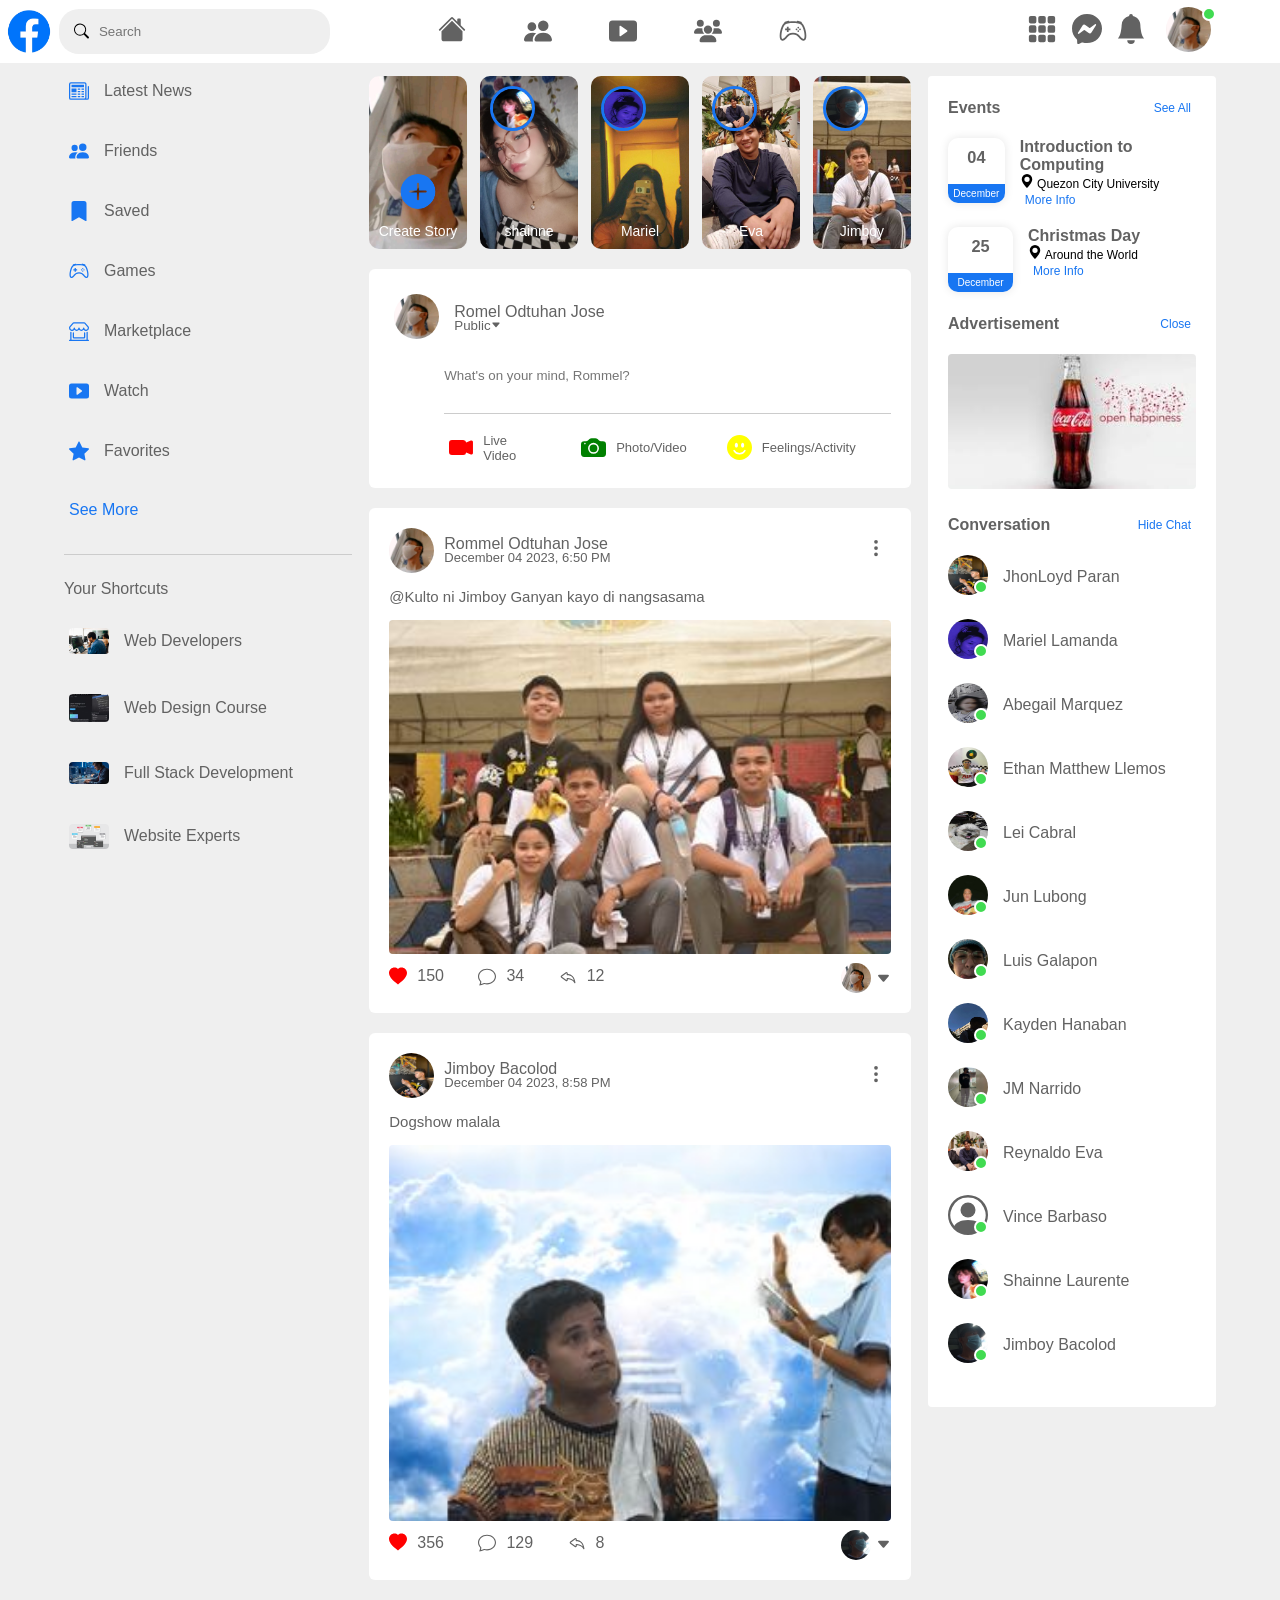
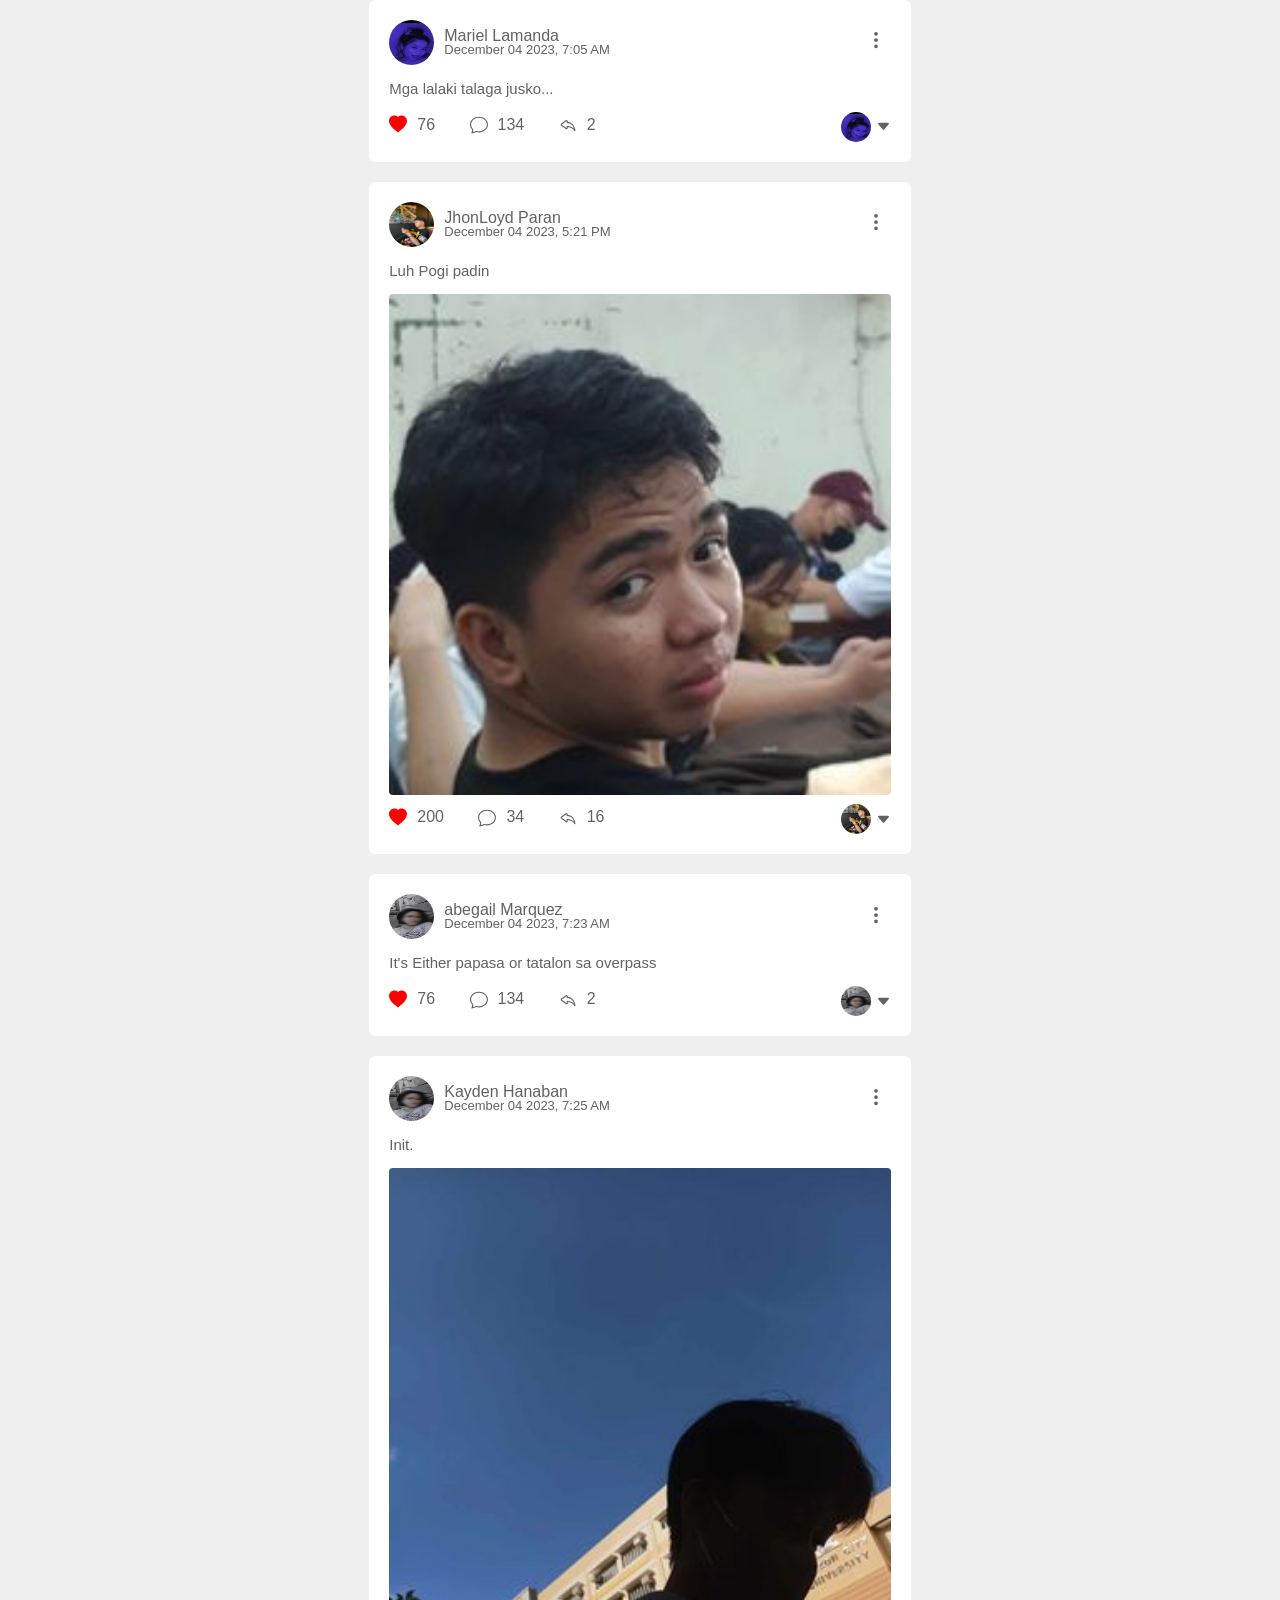
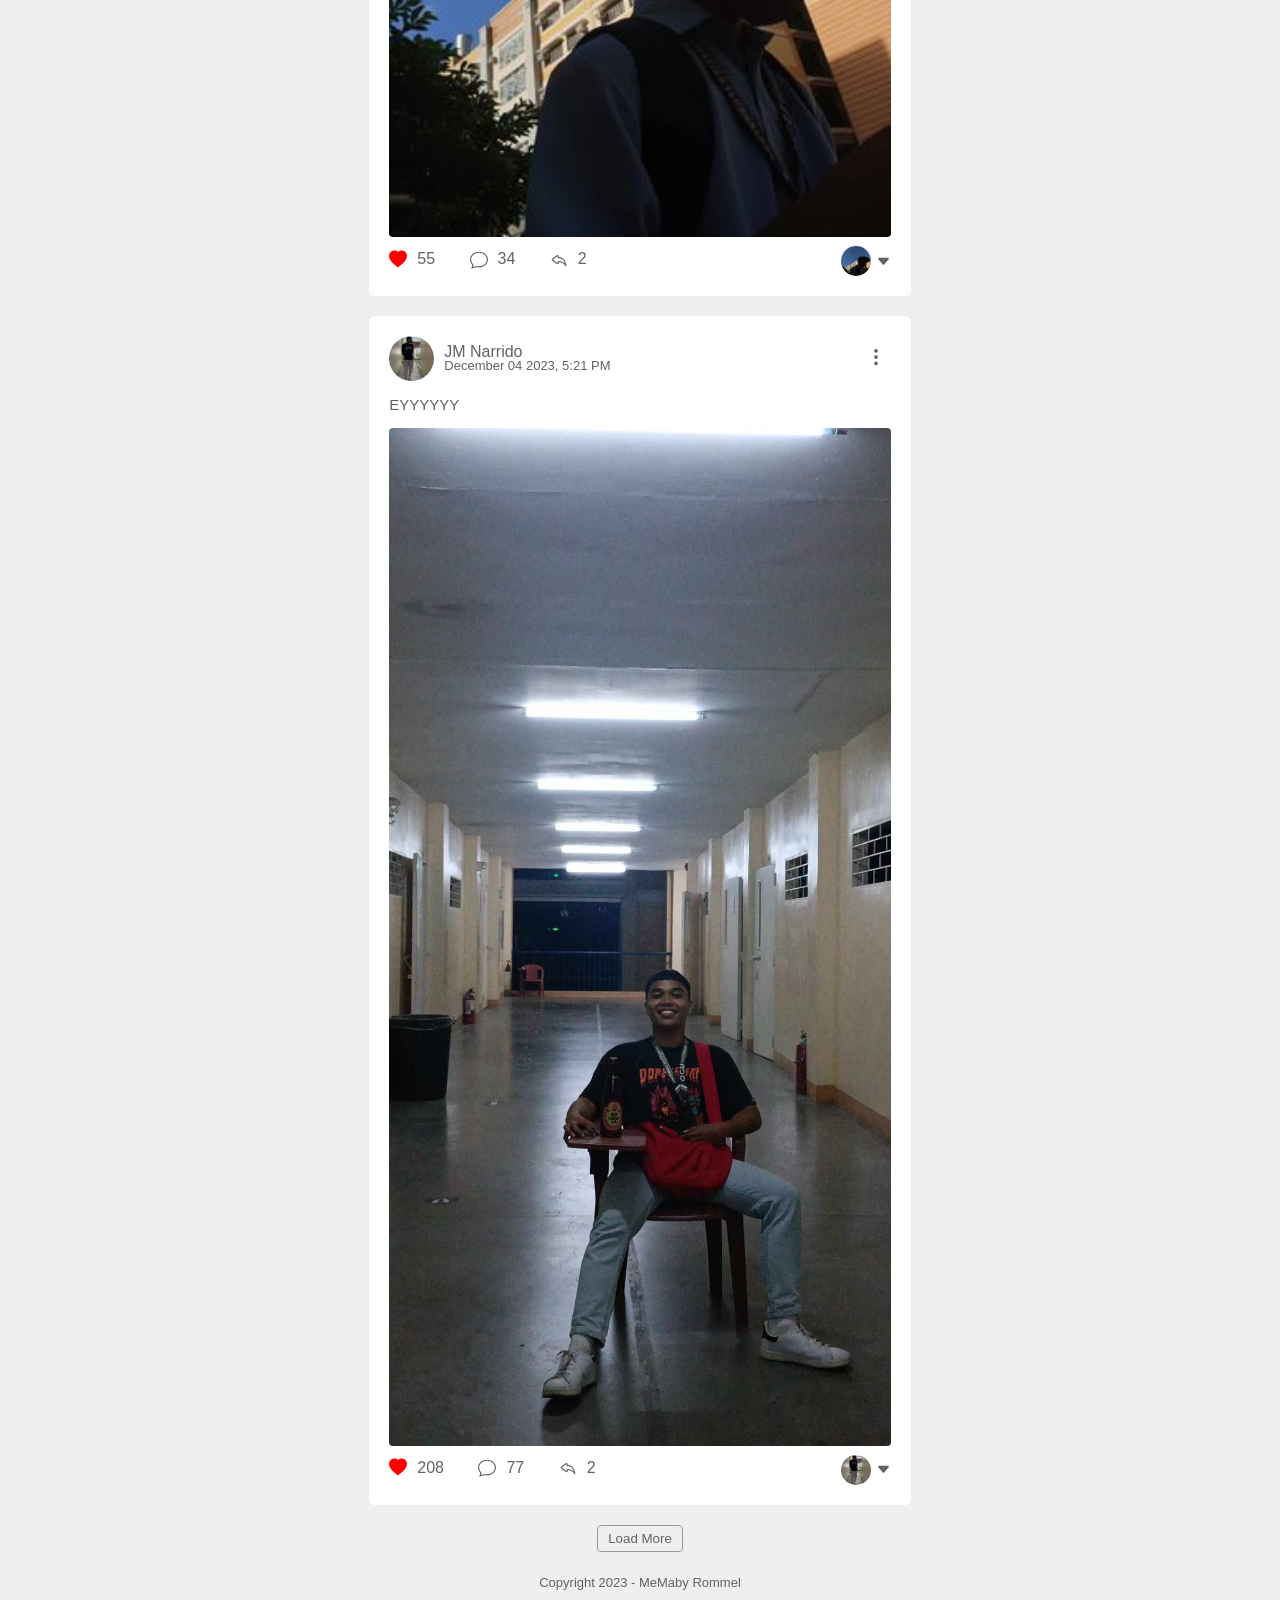
<file: rommel-page.html>
<!DOCTYPE html>
<html lang="en">
<head>
    <meta charset="UTF-8">
    <meta name="viewport" content="width=device-width, initial-scale=1.0">
    <title>Rommel</title>
    <link rel="stylesheet" href="mariel-page.css">
</head>
<body>

    <nav>

      <div class="nav-left">
        <img src="Facebook-logo-600x319-removebg-preview.png" class="logo">
        <div class="search-box">
          <svg xmlns="http://www.w3.org/2000/svg" width="16" height="16" fill="currentColor" class="bi bi-search" viewBox="0 0 16 16">
            <path d="M11.742 10.344a6.5 6.5 0 1 0-1.397 1.398h-.001c.03.04.062.078.098.115l3.85 3.85a1 1 0 0 0 1.415-1.414l-3.85-3.85a1.007 1.007 0 0 0-.115-.1zM12 6.5a5.5 5.5 0 1 1-11 0 5.5 5.5 0 0 1 11 0z"/>
          </svg>
          <input type="text" placeholder="Search">
        </div>
      </div>

      <div class="nav-center">
      
        <a href="index.html"><svg xmlns="http://www.w3.org/2000/svg" width="30" height="30" fill="#626262" class="bi bi-house-fill" viewBox="0 0 16 16">
            <path d="M8.707 1.5a1 1 0 0 0-1.414 0L.646 8.146a.5.5 0 0 0 .708.708L8 2.207l6.646 6.647a.5.5 0 0 0 .708-.708L13 5.793V2.5a.5.5 0 0 0-.5-.5h-1a.5.5 0 0 0-.5.5v1.293L8.707 1.5Z"/>
            <path d="m8 3.293 6 6V13.5a1.5 1.5 0 0 1-1.5 1.5h-9A1.5 1.5 0 0 1 2 13.5V9.293l6-6Z"/>
          </svg></a>
        <svg xmlns="http://www.w3.org/2000/svg" width="30" height="30" fill="#626262" class="bi bi-people-fill" viewBox="0 0 16 16">
            <path d="M7 14s-1 0-1-1 1-4 5-4 5 3 5 4-1 1-1 1H7Zm4-6a3 3 0 1 0 0-6 3 3 0 0 0 0 6Zm-5.784 6A2.238 2.238 0 0 1 5 13c0-1.355.68-2.75 1.936-3.72A6.325 6.325 0 0 0 5 9c-4 0-5 3-5 4s1 1 1 1h4.216ZM4.5 8a2.5 2.5 0 1 0 0-5 2.5 2.5 0 0 0 0 5Z"/>
          </svg>
          <svg xmlns="http://www.w3.org/2000/svg" width="30" height="30" fill="#626262" class="bi bi-play-btn-fill" viewBox="0 0 16 16">
            <path d="M0 12V4a2 2 0 0 1 2-2h12a2 2 0 0 1 2 2v8a2 2 0 0 1-2 2H2a2 2 0 0 1-2-2zm6.79-6.907A.5.5 0 0 0 6 5.5v5a.5.5 0 0 0 .79.407l3.5-2.5a.5.5 0 0 0 0-.814l-3.5-2.5z"/>
          </svg>
        <svg xmlns="http://www.w3.org/2000/svg" height="30" width="30" fill="#626262" backgroud-color: white; viewBox="0 0 640 512">
            <path d="M144 0a80 80 0 1 1 0 160A80 80 0 1 1 144 0zM512 0a80 80 0 1 1 0 160A80 80 0 1 1 512 0zM0 298.7C0 239.8 47.8 192 106.7 192h42.7c15.9 0 31 3.5 44.6 9.7c-1.3 7.2-1.9 14.7-1.9 22.3c0 38.2 16.8 72.5 43.3 96c-.2 0-.4 0-.7 0H21.3C9.6 320 0 310.4 0 298.7zM405.3 320c-.2 0-.4 0-.7 0c26.6-23.5 43.3-57.8 43.3-96c0-7.6-.7-15-1.9-22.3c13.6-6.3 28.7-9.7 44.6-9.7h42.7C592.2 192 640 239.8 640 298.7c0 11.8-9.6 21.3-21.3 21.3H405.3zM224 224a96 96 0 1 1 192 0 96 96 0 1 1 -192 0zM128 485.3C128 411.7 187.7 352 261.3 352H378.7C452.3 352 512 411.7 512 485.3c0 14.7-11.9 26.7-26.7 26.7H154.7c-14.7 0-26.7-11.9-26.7-26.7z"/>
          </svg>
        <svg xmlns="http://www.w3.org/2000/svg" width="30" height="30" fill="#626262" class="bi bi-controller" viewBox="0 0 16 16">
            <path d="M11.5 6.027a.5.5 0 1 1-1 0 .5.5 0 0 1 1 0zm-1.5 1.5a.5.5 0 1 0 0-1 .5.5 0 0 0 0 1zm2.5-.5a.5.5 0 1 1-1 0 .5.5 0 0 1 1 0zm-1.5 1.5a.5.5 0 1 0 0-1 .5.5 0 0 0 0 1zm-6.5-3h1v1h1v1h-1v1h-1v-1h-1v-1h1v-1z"/>
            <path d="M3.051 3.26a.5.5 0 0 1 .354-.613l1.932-.518a.5.5 0 0 1 .62.39c.655-.079 1.35-.117 2.043-.117.72 0 1.443.041 2.12.126a.5.5 0 0 1 .622-.399l1.932.518a.5.5 0 0 1 .306.729c.14.09.266.19.373.297.408.408.78 1.05 1.095 1.772.32.733.599 1.591.805 2.466.206.875.34 1.78.364 2.606.024.816-.059 1.602-.328 2.21a1.42 1.42 0 0 1-1.445.83c-.636-.067-1.115-.394-1.513-.773-.245-.232-.496-.526-.739-.808-.126-.148-.25-.292-.368-.423-.728-.804-1.597-1.527-3.224-1.527-1.627 0-2.496.723-3.224 1.527-.119.131-.242.275-.368.423-.243.282-.494.575-.739.808-.398.38-.877.706-1.513.773a1.42 1.42 0 0 1-1.445-.83c-.27-.608-.352-1.395-.329-2.21.024-.826.16-1.73.365-2.606.206-.875.486-1.733.805-2.466.315-.722.687-1.364 1.094-1.772a2.34 2.34 0 0 1 .433-.335.504.504 0 0 1-.028-.079zm2.036.412c-.877.185-1.469.443-1.733.708-.276.276-.587.783-.885 1.465a13.748 13.748 0 0 0-.748 2.295 12.351 12.351 0 0 0-.339 2.406c-.022.755.062 1.368.243 1.776a.42.42 0 0 0 .426.24c.327-.034.61-.199.929-.502.212-.202.4-.423.615-.674.133-.156.276-.323.44-.504C4.861 9.969 5.978 9.027 8 9.027s3.139.942 3.965 1.855c.164.181.307.348.44.504.214.251.403.472.615.674.318.303.601.468.929.503a.42.42 0 0 0 .426-.241c.18-.408.265-1.02.243-1.776a12.354 12.354 0 0 0-.339-2.406 13.753 13.753 0 0 0-.748-2.295c-.298-.682-.61-1.19-.885-1.465-.264-.265-.856-.523-1.733-.708-.85-.179-1.877-.27-2.913-.27-1.036 0-2.063.091-2.913.27z"/>
          </svg>
    
     </div>


        <div class="nav-right">
          <ul>
           <li><svg xmlns="http://www.w3.org/2000/svg" width="30" height="30" fill="#626262" class="bi bi-grid-3x3-gap-fill" viewBox="0 0 16 16">
                <path d="M1 2a1 1 0 0 1 1-1h2a1 1 0 0 1 1 1v2a1 1 0 0 1-1 1H2a1 1 0 0 1-1-1zm5 0a1 1 0 0 1 1-1h2a1 1 0 0 1 1 1v2a1 1 0 0 1-1 1H7a1 1 0 0 1-1-1zm5 0a1 1 0 0 1 1-1h2a1 1 0 0 1 1 1v2a1 1 0 0 1-1 1h-2a1 1 0 0 1-1-1zM1 7a1 1 0 0 1 1-1h2a1 1 0 0 1 1 1v2a1 1 0 0 1-1 1H2a1 1 0 0 1-1-1zm5 0a1 1 0 0 1 1-1h2a1 1 0 0 1 1 1v2a1 1 0 0 1-1 1H7a1 1 0 0 1-1-1zm5 0a1 1 0 0 1 1-1h2a1 1 0 0 1 1 1v2a1 1 0 0 1-1 1h-2a1 1 0 0 1-1-1zM1 12a1 1 0 0 1 1-1h2a1 1 0 0 1 1 1v2a1 1 0 0 1-1 1H2a1 1 0 0 1-1-1zm5 0a1 1 0 0 1 1-1h2a1 1 0 0 1 1 1v2a1 1 0 0 1-1 1H7a1 1 0 0 1-1-1zm5 0a1 1 0 0 1 1-1h2a1 1 0 0 1 1 1v2a1 1 0 0 1-1 1h-2a1 1 0 0 1-1-1z"/>
              </svg></li>
              <li><svg xmlns="http://www.w3.org/2000/svg" width="30" height="30" fill="#626262" class="bi bi-messenger" viewBox="0 0 16 16">
                <path d="M0 7.76C0 3.301 3.493 0 8 0s8 3.301 8 7.76-3.493 7.76-8 7.76c-.81 0-1.586-.107-2.316-.307a.639.639 0 0 0-.427.03l-1.588.702a.64.64 0 0 1-.898-.566l-.044-1.423a.639.639 0 0 0-.215-.456C.956 12.108 0 10.092 0 7.76m5.546-1.459-2.35 3.728c-.225.358.214.761.551.506l2.525-1.916a.48.48 0 0 1 .578-.002l1.869 1.402a1.2 1.2 0 0 0 1.735-.32l2.35-3.728c.226-.358-.214-.761-.551-.506L9.728 7.381a.48.48 0 0 1-.578.002L7.281 5.98a1.2 1.2 0 0 0-1.735.32z"/>
              </svg></li>
             <li><svg xmlns="http://www.w3.org/2000/svg" width="30" height="30" fill="#626262" class="bi bi-bell-fill" viewBox="0 0 16 16">
                <path d="M8 16a2 2 0 0 0 2-2H6a2 2 0 0 0 2 2m.995-14.901a1 1 0 1 0-1.99 0A5.002 5.002 0 0 0 3 6c0 1.098-.5 6-2 7h14c-1.5-1-2-5.902-2-7 0-2.42-1.72-4.44-4.005-4.901z"/>
              </svg></li>
          </ul>
          </div>
          <div class="nav-user-icon online" onclick="settingsMenuToggle()">
            <img src="mel.jpg">
          </div>

           <!----settings-menu drop down----->
        <div class="settings-menu">

          <div id="dark-btn" class=".dark-btn-on">
              <span></span>
          </div>

          <div class="settings-menu-inner">
            <div class="user-profile">
              <img src="mel.jpg" style="width: 45px; height: 45px;">
              <div>
                <p>Rommel Odtuhan Jose</p>
                <a href="#">See your profile</a>
              </div>
           </div></a>
              <hr>
              <div class="user-profile1">
                <svg xmlns="http://www.w3.org/2000/svg" width="35" height="35" fill="currentColor" class="bi bi-chat-left-text-fill" viewBox="0 0 16 16">
                  <path d="M0 2a2 2 0 0 1 2-2h12a2 2 0 0 1 2 2v8a2 2 0 0 1-2 2H4.414a1 1 0 0 0-.707.293L.854 15.146A.5.5 0 0 1 0 14.793zm3.5 1a.5.5 0 0 0 0 1h9a.5.5 0 0 0 0-1zm0 2.5a.5.5 0 0 0 0 1h9a.5.5 0 0 0 0-1zm0 2.5a.5.5 0 0 0 0 1h5a.5.5 0 0 0 0-1z"/>
                </svg>
                <div>
                  <p>Give Feedback</p>
                  <a href="#">Help us to improve the new design</a>
                </div>
            </div>
            <hr>

            <div class="settings-links">
              <svg xmlns="http://www.w3.org/2000/svg" width="25" height="25" fill="currentColor" class="bi bi-gear-fill" viewBox="0 0 16 16">
                <path d="M9.405 1.05c-.413-1.4-2.397-1.4-2.81 0l-.1.34a1.464 1.464 0 0 1-2.105.872l-.31-.17c-1.283-.698-2.686.705-1.987 1.987l.169.311c.446.82.023 1.841-.872 2.105l-.34.1c-1.4.413-1.4 2.397 0 2.81l.34.1a1.464 1.464 0 0 1 .872 2.105l-.17.31c-.698 1.283.705 2.686 1.987 1.987l.311-.169a1.464 1.464 0 0 1 2.105.872l.1.34c.413 1.4 2.397 1.4 2.81 0l.1-.34a1.464 1.464 0 0 1 2.105-.872l.31.17c1.283.698 2.686-.705 1.987-1.987l-.169-.311a1.464 1.464 0 0 1 .872-2.105l.34-.1c1.4-.413 1.4-2.397 0-2.81l-.34-.1a1.464 1.464 0 0 1-.872-2.105l.17-.31c.698-1.283-.705-2.686-1.987-1.987l-.311.169a1.464 1.464 0 0 1-2.105-.872l-.1-.34zM8 10.93a2.929 2.929 0 1 1 0-5.86 2.929 2.929 0 0 1 0 5.858z"/>
              </svg>
              <a href="#">Setting and Privacy<svg xmlns="http://www.w3.org/2000/svg" width="15" height="15" fill="currentColor" class="bi bi-chevron-right" viewBox="0 0 16 16">
                <path fill-rule="evenodd" d="M4.646 1.646a.5.5 0 0 1 .708 0l6 6a.5.5 0 0 1 0 .708l-6 6a.5.5 0 0 1-.708-.708L10.293 8 4.646 2.354a.5.5 0 0 1 0-.708z"/>
              </svg></a> 
            </div>
            <div class="settings-links">
              <svg xmlns="http://www.w3.org/2000/svg" width="25" height="25" fill="currentColor" class="bi bi-question-circle-fill" viewBox="0 0 16 16">
                <path d="M16 8A8 8 0 1 1 0 8a8 8 0 0 1 16 0M5.496 6.033h.825c.138 0 .248-.113.266-.25.09-.656.54-1.134 1.342-1.134.686 0 1.314.343 1.314 1.168 0 .635-.374.927-.965 1.371-.673.489-1.206 1.06-1.168 1.987l.003.217a.25.25 0 0 0 .25.246h.811a.25.25 0 0 0 .25-.25v-.105c0-.718.273-.927 1.01-1.486.609-.463 1.244-.977 1.244-2.056 0-1.511-1.276-2.241-2.673-2.241-1.267 0-2.655.59-2.75 2.286a.237.237 0 0 0 .241.247zm2.325 6.443c.61 0 1.029-.394 1.029-.927 0-.552-.42-.94-1.029-.94-.584 0-1.009.388-1.009.94 0 .533.425.927 1.01.927z"/>
              </svg>
              <a href="#">Help and Support<svg xmlns="http://www.w3.org/2000/svg" width="15px" height="15px" fill="currentColor" class="bi bi-chevron-right" viewBox="0 0 16 16">
                <path fill-rule="evenodd" d="M4.646 1.646a.5.5 0 0 1 .708 0l6 6a.5.5 0 0 1 0 .708l-6 6a.5.5 0 0 1-.708-.708L10.293 8 4.646 2.354a.5.5 0 0 1 0-.708z"/>
              </svg></a>
            </div>
            <div class="settings-links">
              <svg xmlns="http://www.w3.org/2000/svg" width="25" height="25" fill="currentColor" class="bi bi-moon-fill" viewBox="0 0 16 16">
                <path d="M6 .278a.768.768 0 0 1 .08.858 7.208 7.208 0 0 0-.878 3.46c0 4.021 3.278 7.277 7.318 7.277.527 0 1.04-.055 1.533-.16a.787.787 0 0 1 .81.316.733.733 0 0 1-.031.893A8.349 8.349 0 0 1 8.344 16C3.734 16 0 12.286 0 7.71 0 4.266 2.114 1.312 5.124.06A.752.752 0 0 1 6 .278"/>
              </svg>
              <a href="#">Display and Accessibility<svg xmlns="http://www.w3.org/2000/svg" width="15px" height="15px" fill="currentColor" class="bi bi-chevron-right" viewBox="0 0 16 16">
                <path fill-rule="evenodd" d="M4.646 1.646a.5.5 0 0 1 .708 0l6 6a.5.5 0 0 1 0 .708l-6 6a.5.5 0 0 1-.708-.708L10.293 8 4.646 2.354a.5.5 0 0 1 0-.708z"/>
              </svg></a>
            </div>
            <div class="settings-links">
              <svg xmlns="http://www.w3.org/2000/svg" width="25" height="25" fill="currentColor" class="bi bi-box-arrow-right" viewBox="0 0 16 16">
                <path fill-rule="evenodd" d="M10 12.5a.5.5 0 0 1-.5.5h-8a.5.5 0 0 1-.5-.5v-9a.5.5 0 0 1 .5-.5h8a.5.5 0 0 1 .5.5v2a.5.5 0 0 0 1 0v-2A1.5 1.5 0 0 0 9.5 2h-8A1.5 1.5 0 0 0 0 3.5v9A1.5 1.5 0 0 0 1.5 14h8a1.5 1.5 0 0 0 1.5-1.5v-2a.5.5 0 0 0-1 0z"/>
                <path fill-rule="evenodd" d="M15.854 8.354a.5.5 0 0 0 0-.708l-3-3a.5.5 0 0 0-.708.708L14.293 7.5H5.5a.5.5 0 0 0 0 1h8.793l-2.147 2.146a.5.5 0 0 0 .708.708l3-3z"/>
              </svg>
              <a href="#">Log Out<svg xmlns="http://www.w3.org/2000/svg" width="25px" height="25px" fill="currentColor" class="bi bi-chevron-right" viewBox="0 0 16 16">
                <path fill-rule="evenodd" d="M4.646 1.646a.5.5 0 0 1 .708 0l6 6a.5.5 0 0 1 0 .708l-6 6a.5.5 0 0 1-.708-.708L10.293 8 4.646 2.354a.5.5 0 0 1 0-.708z"/>
              </svg></a>
            </div>

          </div>
        </div>
    </nav>

    <div class="container">

      <!----left-sidebar----->
      <div class="left-sidebar">
        <div class="imp-links">
          <a href="#"><svg xmlns="http://www.w3.org/2000/svg" width="20" height="20" fill="currentColor" class="bi bi-newspaper" viewBox="0 0 16 16">
            <path d="M0 2.5A1.5 1.5 0 0 1 1.5 1h11A1.5 1.5 0 0 1 14 2.5v10.528c0 .3-.05.654-.238.972h.738a.5.5 0 0 0 .5-.5v-9a.5.5 0 0 1 1 0v9a1.5 1.5 0 0 1-1.5 1.5H1.497A1.497 1.497 0 0 1 0 13.5v-11zM12 14c.37 0 .654-.211.853-.441.092-.106.147-.279.147-.531V2.5a.5.5 0 0 0-.5-.5h-11a.5.5 0 0 0-.5.5v11c0 .278.223.5.497.5H12z"/>
            <path d="M2 3h10v2H2V3zm0 3h4v3H2V6zm0 4h4v1H2v-1zm0 2h4v1H2v-1zm5-6h2v1H7V6zm3 0h2v1h-2V6zM7 8h2v1H7V8zm3 0h2v1h-2V8zm-3 2h2v1H7v-1zm3 0h2v1h-2v-1zm-3 2h2v1H7v-1zm3 0h2v1h-2v-1z"/>
          </svg> Latest News</a>
          <a href="#"><svg xmlns="http://www.w3.org/2000/svg" width="20" height="20" fill="currentColor" class="bi bi-people-fill" viewBox="0 0 16 16">
            <path d="M7 14s-1 0-1-1 1-4 5-4 5 3 5 4-1 1-1 1H7Zm4-6a3 3 0 1 0 0-6 3 3 0 0 0 0 6Zm-5.784 6A2.238 2.238 0 0 1 5 13c0-1.355.68-2.75 1.936-3.72A6.325 6.325 0 0 0 5 9c-4 0-5 3-5 4s1 1 1 1h4.216ZM4.5 8a2.5 2.5 0 1 0 0-5 2.5 2.5 0 0 0 0 5Z"/>
          </svg> Friends</a>
          <a href="#"><svg xmlns="http://www.w3.org/2000/svg" width="20" height="20" fill="currentColor" class="bi bi-bookmark-fill" viewBox="0 0 16 16">
            <path d="M2 2v13.5a.5.5 0 0 0 .74.439L8 13.069l5.26 2.87A.5.5 0 0 0 14 15.5V2a2 2 0 0 0-2-2H4a2 2 0 0 0-2 2z"/>
          </svg> Saved</a>
          <a href="#"><svg xmlns="http://www.w3.org/2000/svg" width="20" height="20" fill="currentColor" class="bi bi-controller" viewBox="0 0 16 16">
            <path d="M11.5 6.027a.5.5 0 1 1-1 0 .5.5 0 0 1 1 0zm-1.5 1.5a.5.5 0 1 0 0-1 .5.5 0 0 0 0 1zm2.5-.5a.5.5 0 1 1-1 0 .5.5 0 0 1 1 0zm-1.5 1.5a.5.5 0 1 0 0-1 .5.5 0 0 0 0 1zm-6.5-3h1v1h1v1h-1v1h-1v-1h-1v-1h1v-1z"/>
            <path d="M3.051 3.26a.5.5 0 0 1 .354-.613l1.932-.518a.5.5 0 0 1 .62.39c.655-.079 1.35-.117 2.043-.117.72 0 1.443.041 2.12.126a.5.5 0 0 1 .622-.399l1.932.518a.5.5 0 0 1 .306.729c.14.09.266.19.373.297.408.408.78 1.05 1.095 1.772.32.733.599 1.591.805 2.466.206.875.34 1.78.364 2.606.024.816-.059 1.602-.328 2.21a1.42 1.42 0 0 1-1.445.83c-.636-.067-1.115-.394-1.513-.773-.245-.232-.496-.526-.739-.808-.126-.148-.25-.292-.368-.423-.728-.804-1.597-1.527-3.224-1.527-1.627 0-2.496.723-3.224 1.527-.119.131-.242.275-.368.423-.243.282-.494.575-.739.808-.398.38-.877.706-1.513.773a1.42 1.42 0 0 1-1.445-.83c-.27-.608-.352-1.395-.329-2.21.024-.826.16-1.73.365-2.606.206-.875.486-1.733.805-2.466.315-.722.687-1.364 1.094-1.772a2.34 2.34 0 0 1 .433-.335.504.504 0 0 1-.028-.079zm2.036.412c-.877.185-1.469.443-1.733.708-.276.276-.587.783-.885 1.465a13.748 13.748 0 0 0-.748 2.295 12.351 12.351 0 0 0-.339 2.406c-.022.755.062 1.368.243 1.776a.42.42 0 0 0 .426.24c.327-.034.61-.199.929-.502.212-.202.4-.423.615-.674.133-.156.276-.323.44-.504C4.861 9.969 5.978 9.027 8 9.027s3.139.942 3.965 1.855c.164.181.307.348.44.504.214.251.403.472.615.674.318.303.601.468.929.503a.42.42 0 0 0 .426-.241c.18-.408.265-1.02.243-1.776a12.354 12.354 0 0 0-.339-2.406 13.753 13.753 0 0 0-.748-2.295c-.298-.682-.61-1.19-.885-1.465-.264-.265-.856-.523-1.733-.708-.85-.179-1.877-.27-2.913-.27-1.036 0-2.063.091-2.913.27z"/>
          </svg> Games</a>
          <a href="#"><svg xmlns="http://www.w3.org/2000/svg" width="20" height="20" fill="currentColor" class="bi bi-shop-window" viewBox="0 0 16 16">
            <path d="M2.97 1.35A1 1 0 0 1 3.73 1h8.54a1 1 0 0 1 .76.35l2.609 3.044A1.5 1.5 0 0 1 16 5.37v.255a2.375 2.375 0 0 1-4.25 1.458A2.371 2.371 0 0 1 9.875 8 2.37 2.37 0 0 1 8 7.083 2.37 2.37 0 0 1 6.125 8a2.37 2.37 0 0 1-1.875-.917A2.375 2.375 0 0 1 0 5.625V5.37a1.5 1.5 0 0 1 .361-.976l2.61-3.045zm1.78 4.275a1.375 1.375 0 0 0 2.75 0 .5.5 0 0 1 1 0 1.375 1.375 0 0 0 2.75 0 .5.5 0 0 1 1 0 1.375 1.375 0 1 0 2.75 0V5.37a.5.5 0 0 0-.12-.325L12.27 2H3.73L1.12 5.045A.5.5 0 0 0 1 5.37v.255a1.375 1.375 0 0 0 2.75 0 .5.5 0 0 1 1 0zM1.5 8.5A.5.5 0 0 1 2 9v6h12V9a.5.5 0 0 1 1 0v6h.5a.5.5 0 0 1 0 1H.5a.5.5 0 0 1 0-1H1V9a.5.5 0 0 1 .5-.5zm2 .5a.5.5 0 0 1 .5.5V13h8V9.5a.5.5 0 0 1 1 0V13a1 1 0 0 1-1 1H4a1 1 0 0 1-1-1V9.5a.5.5 0 0 1 .5-.5z"/>
          </svg> Marketplace</a>
          <a href="#"><svg xmlns="http://www.w3.org/2000/svg" width="20" height="20" fill="currentColor" class="bi bi-play-btn-fill" viewBox="0 0 16 16">
            <path d="M0 12V4a2 2 0 0 1 2-2h12a2 2 0 0 1 2 2v8a2 2 0 0 1-2 2H2a2 2 0 0 1-2-2zm6.79-6.907A.5.5 0 0 0 6 5.5v5a.5.5 0 0 0 .79.407l3.5-2.5a.5.5 0 0 0 0-.814l-3.5-2.5z"/>
          </svg> Watch</a>
          <a href="#"><svg xmlns="http://www.w3.org/2000/svg" width="20" height="20" fill="currentColor" class="bi bi-star-fill" viewBox="0 0 16 16">
            <path d="M3.612 15.443c-.386.198-.824-.149-.746-.592l.83-4.73L.173 6.765c-.329-.314-.158-.888.283-.95l4.898-.696L7.538.792c.197-.39.73-.39.927 0l2.184 4.327 4.898.696c.441.062.612.636.282.95l-3.522 3.356.83 4.73c.078.443-.36.79-.746.592L8 13.187l-4.389 2.256z"/>
          </svg> Favorites</a>
          <a href="#">See More</a>
        </div>
        <div class="shortcut-links">
          <p>Your Shortcuts</p>
          <a href="#"><img src="shortcut1.webp"> Web Developers</a>
          <a href="#"><img src="shortcut2.jpg"> Web Design Course</a>
          <a href="#"><img src="shortcut3.webp"> Full Stack Development</a>
          <a href="#"><img src="shortcut4.png"> Website Experts</a>
        </div>
      </div>
      <!----main-content----->
      <div class="main-content">
        <div class="story-gallery3">
          <div class="story-rommel">
            <svg xmlns="http://www.w3.org/2000/svg" width="35" height="35" fill="#1876f2" class="bi bi-plus-circle-fill" viewBox="0 0 16 16">
              <path d="M16 8A8 8 0 1 1 0 8a8 8 0 0 1 16 0zM8.5 4.5a.5.5 0 0 0-1 0v3h-3a.5.5 0 0 0 0 1h3v3a.5.5 0 0 0 1 0v-3h3a.5.5 0 0 0 0-1h-3v-3z"/>
            </svg>
            <p>Create Story</p>
          </div>
          <div class="story story1111">
            <img src="shainne.jpg" style="width: 45px; height: 45px;">
            <p>shainne</p>
          </div>
          <div class="story story2222">
            <img src="maye.jpg" style="width: 45px; height: 45px;">
            <p>Mariel</p>
          </div>
          <div class="story story3333">
            <img src="eva.jpg" style="width: 45px; height: 45px;">
            <p>Eva</p>
          </div>
          <div class="story story4444">
            <img src="jb.jpg" style="width: 45px; height: 45px;">
            <p>Jimboy</p>
          </div>
        </div>

        <div class="write-post-container">
          <div class="user-profile2">
            <a href="rommel-profile-page.html"> <img src="mel.jpg" style="width: 45px; height: 45px;"></a>
            <div>
              <p>Romel Odtuhan Jose</p>
              <small>Public<svg xmlns="http://www.w3.org/2000/svg" width="10" height="10" fill="currentColor" class="bi bi-caret-down-fill" viewBox="0 0 16 16">
                <path d="M7.247 11.14 2.451 5.658C1.885 5.013 2.345 4 3.204 4h9.592a1 1 0 0 1 .753 1.659l-4.796 5.48a1 1 0 0 1-1.506 0z"/>
              </svg></small>
            </div>
          </div>
 
          <div class="post-input-container">
            <textarea rows="3" placeholder="What's on your mind, Rommel?"></textarea>

            <div class="add-post-links">
              <a href="#"><svg xmlns="http://www.w3.org/2000/svg" width="25" height="25" fill="#ff0000" class="bi bi-camera-video-fill" viewBox="0 0 16 16">
                <path fill-rule="evenodd" d="M0 5a2 2 0 0 1 2-2h7.5a2 2 0 0 1 1.983 1.738l3.11-1.382A1 1 0 0 1 16 4.269v7.462a1 1 0 0 1-1.406.913l-3.111-1.382A2 2 0 0 1 9.5 13H2a2 2 0 0 1-2-2V5z"/>
              </svg> Live Video </a>
              <a href="#"><svg xmlns="http://www.w3.org/2000/svg" width="25" height="25" fill="#008000" class="bi bi-camera-fill" viewBox="0 0 16 16">
                <path d="M10.5 8.5a2.5 2.5 0 1 1-5 0 2.5 2.5 0 0 1 5 0z"/>
                <path d="M2 4a2 2 0 0 0-2 2v6a2 2 0 0 0 2 2h12a2 2 0 0 0 2-2V6a2 2 0 0 0-2-2h-1.172a2 2 0 0 1-1.414-.586l-.828-.828A2 2 0 0 0 9.172 2H6.828a2 2 0 0 0-1.414.586l-.828.828A2 2 0 0 1 3.172 4H2zm.5 2a.5.5 0 1 1 0-1 .5.5 0 0 1 0 1zm9 2.5a3.5 3.5 0 1 1-7 0 3.5 3.5 0 0 1 7 0z"/>
              </svg>Photo/Video</a> 
              <a href="#"><svg xmlns="http://www.w3.org/2000/svg" width="25" height="25" fill="#ffff00" class="bi bi-emoji-smile-fill" viewBox="0 0 16 16">
                <path d="M8 16A8 8 0 1 0 8 0a8 8 0 0 0 0 16zM7 6.5C7 7.328 6.552 8 6 8s-1-.672-1-1.5S5.448 5 6 5s1 .672 1 1.5zM4.285 9.567a.5.5 0 0 1 .683.183A3.498 3.498 0 0 0 8 11.5a3.498 3.498 0 0 0 3.032-1.75.5.5 0 1 1 .866.5A4.498 4.498 0 0 1 8 12.5a4.498 4.498 0 0 1-3.898-2.25.5.5 0 0 1 .183-.683zM10 8c-.552 0-1-.672-1-1.5S9.448 5 10 5s1 .672 1 1.5S10.552 8 10 8z"/>
              </svg>Feelings/Activity</a>
            </div>
          </div>
        </div>

            <!----1st post----->
          <div class="post-container">
            <div class="post-row">
              <div class="user-profile">
                <img src="mel.jpg" style="width: 45px; height: 45px;">
                <div>
                  <p>Rommel Odtuhan Jose</p>
                  <span>December 04 2023, 6:50 PM</span>
                </div>
              </div>
              <a href="#"><svg xmlns="http://www.w3.org/2000/svg" width="20" height="20" fill="currentColor" class="bi bi-three-dots-vertical" viewBox="0 0 16 16">
                <path d="M9.5 13a1.5 1.5 0 1 1-3 0 1.5 1.5 0 0 1 3 0zm0-5a1.5 1.5 0 1 1-3 0 1.5 1.5 0 0 1 3 0zm0-5a1.5 1.5 0 1 1-3 0 1.5 1.5 0 0 1 3 0z"/>
              </svg></a>
            </div>
            
            <p class="post-text"><span>@Kulto ni Jimboy</span> Ganyan kayo di nangsasama</p>
            <img src="kulto3.jpg" class="post-img">

            <div class="post-row">
              <div class="activity-icons">
                <div><svg xmlns="http://www.w3.org/2000/svg" width="25" height="25" fill="ff0000" class="bi bi-heart-fill" viewBox="0 0 16 16">
                  <path fill-rule="evenodd" d="M8 1.314C12.438-3.248 23.534 4.735 8 15-7.534 4.736 3.562-3.248 8 1.314z"/>
                </svg> 150</div>
                  <div><svg xmlns="http://www.w3.org/2000/svg" width="25" height="25" fill="currentColor" class="bi bi-chat" viewBox="0 0 16 16">
                    <path d="M2.678 11.894a1 1 0 0 1 .287.801 10.97 10.97 0 0 1-.398 2c1.395-.323 2.247-.697 2.634-.893a1 1 0 0 1 .71-.074A8.06 8.06 0 0 0 8 14c3.996 0 7-2.807 7-6 0-3.192-3.004-6-7-6S1 4.808 1 8c0 1.468.617 2.83 1.678 3.894zm-.493 3.905a21.682 21.682 0 0 1-.713.129c-.2.032-.352-.176-.273-.362a9.68 9.68 0 0 0 .244-.637l.003-.01c.248-.72.45-1.548.524-2.319C.743 11.37 0 9.76 0 8c0-3.866 3.582-7 8-7s8 3.134 8 7-3.582 7-8 7a9.06 9.06 0 0 1-2.347-.306c-.52.263-1.639.742-3.468 1.105z"/>
                  </svg>34</div>
                  <div><svg xmlns="http://www.w3.org/2000/svg" width="25" height="25" fill="currentColor" class="bi bi-reply" viewBox="0 0 16 16">
                    <path d="M6.598 5.013a.144.144 0 0 1 .202.134V6.3a.5.5 0 0 0 .5.5c.667 0 2.013.005 3.3.822.984.624 1.99 1.76 2.595 3.876-1.02-.983-2.185-1.516-3.205-1.799a8.74 8.74 0 0 0-1.921-.306 7.404 7.404 0 0 0-.798.008h-.013l-.005.001h-.001L7.3 9.9l-.05-.498a.5.5 0 0 0-.45.498v1.153c0 .108-.11.176-.202.134L2.614 8.254a.503.503 0 0 0-.042-.028.147.147 0 0 1 0-.252.499.499 0 0 0 .042-.028l3.984-2.933zM7.8 10.386c.068 0 .143.003.223.006.434.02 1.034.086 1.7.271 1.326.368 2.896 1.202 3.94 3.08a.5.5 0 0 0 .933-.305c-.464-3.71-1.886-5.662-3.46-6.66-1.245-.79-2.527-.942-3.336-.971v-.66a1.144 1.144 0 0 0-1.767-.96l-3.994 2.94a1.147 1.147 0 0 0 0 1.946l3.994 2.94a1.144 1.144 0 0 0 1.767-.96v-.667z"/>
                  </svg>12</div>
              </div>
              <div class="post-profile-icon">
                <img src="mel.jpg" style="width: 30px;" height="30px"><svg xmlns="http://www.w3.org/2000/svg" width="15" height="15" fill="currentColor" class="bi bi-caret-down-fill" viewBox="0 0 16 16">
                  <path d="M7.247 11.14 2.451 5.658C1.885 5.013 2.345 4 3.204 4h9.592a1 1 0 0 1 .753 1.659l-4.796 5.48a1 1 0 0 1-1.506 0z"/>
                </svg>
              </div>
            </div>

          </div>

      <!----2nd post----->
      <div class="post-container">
        <div class="post-row">
          <div class="user-profile">
            <img src="loyd.jpg" style="width: 45px; height: 45px;">
            <div>
              <p>Jimboy Bacolod</p>
              <span>December 04 2023, 8:58 PM</span>
            </div>
          </div>
          <a href="#"><svg xmlns="http://www.w3.org/2000/svg" width="20" height="20" fill="currentColor" class="bi bi-three-dots-vertical" viewBox="0 0 16 16">
            <path d="M9.5 13a1.5 1.5 0 1 1-3 0 1.5 1.5 0 0 1 3 0zm0-5a1.5 1.5 0 1 1-3 0 1.5 1.5 0 0 1 3 0zm0-5a1.5 1.5 0 1 1-3 0 1.5 1.5 0 0 1 3 0z"/>
          </svg></a>
        </div>
        
        <p class="post-text">Dogshow malala</p>
        <img src="jb2.jpg" class="post-img">

        <div class="post-row">
          <div class="activity-icons">
            <div><svg xmlns="http://www.w3.org/2000/svg" width="25" height="25" fill="ff0000" class="bi bi-heart-fill" viewBox="0 0 16 16">
              <path fill-rule="evenodd" d="M8 1.314C12.438-3.248 23.534 4.735 8 15-7.534 4.736 3.562-3.248 8 1.314z"/>
            </svg> 356</div>
              <div><svg xmlns="http://www.w3.org/2000/svg" width="25" height="25" fill="currentColor" class="bi bi-chat" viewBox="0 0 16 16">
                <path d="M2.678 11.894a1 1 0 0 1 .287.801 10.97 10.97 0 0 1-.398 2c1.395-.323 2.247-.697 2.634-.893a1 1 0 0 1 .71-.074A8.06 8.06 0 0 0 8 14c3.996 0 7-2.807 7-6 0-3.192-3.004-6-7-6S1 4.808 1 8c0 1.468.617 2.83 1.678 3.894zm-.493 3.905a21.682 21.682 0 0 1-.713.129c-.2.032-.352-.176-.273-.362a9.68 9.68 0 0 0 .244-.637l.003-.01c.248-.72.45-1.548.524-2.319C.743 11.37 0 9.76 0 8c0-3.866 3.582-7 8-7s8 3.134 8 7-3.582 7-8 7a9.06 9.06 0 0 1-2.347-.306c-.52.263-1.639.742-3.468 1.105z"/>
              </svg>129</div>
              <div><svg xmlns="http://www.w3.org/2000/svg" width="25" height="25" fill="currentColor" class="bi bi-reply" viewBox="0 0 16 16">
                <path d="M6.598 5.013a.144.144 0 0 1 .202.134V6.3a.5.5 0 0 0 .5.5c.667 0 2.013.005 3.3.822.984.624 1.99 1.76 2.595 3.876-1.02-.983-2.185-1.516-3.205-1.799a8.74 8.74 0 0 0-1.921-.306 7.404 7.404 0 0 0-.798.008h-.013l-.005.001h-.001L7.3 9.9l-.05-.498a.5.5 0 0 0-.45.498v1.153c0 .108-.11.176-.202.134L2.614 8.254a.503.503 0 0 0-.042-.028.147.147 0 0 1 0-.252.499.499 0 0 0 .042-.028l3.984-2.933zM7.8 10.386c.068 0 .143.003.223.006.434.02 1.034.086 1.7.271 1.326.368 2.896 1.202 3.94 3.08a.5.5 0 0 0 .933-.305c-.464-3.71-1.886-5.662-3.46-6.66-1.245-.79-2.527-.942-3.336-.971v-.66a1.144 1.144 0 0 0-1.767-.96l-3.994 2.94a1.147 1.147 0 0 0 0 1.946l3.994 2.94a1.144 1.144 0 0 0 1.767-.96v-.667z"/>
              </svg>8</div>
          </div>
          <div class="post-profile-icon">
            <img src="jb.jpg" style="width: 30px;" height="30px"><svg xmlns="http://www.w3.org/2000/svg" width="15" height="15" fill="currentColor" class="bi bi-caret-down-fill" viewBox="0 0 16 16">
              <path d="M7.247 11.14 2.451 5.658C1.885 5.013 2.345 4 3.204 4h9.592a1 1 0 0 1 .753 1.659l-4.796 5.48a1 1 0 0 1-1.506 0z"/>
            </svg>
          </div>
        </div>

      </div>

      <!----3rd post----->
      <div class="post-container">
        <div class="post-row">
          <div class="user-profile">
            <img src="maye.jpg" style="width: 45px; height: 45px;">
            <div>
              <p>Mariel Lamanda</p>
              <span>December 04 2023, 7:05 AM</span>
            </div>
          </div>
          <a href="#"><svg xmlns="http://www.w3.org/2000/svg" width="20" height="20" fill="currentColor" class="bi bi-three-dots-vertical" viewBox="0 0 16 16">
            <path d="M9.5 13a1.5 1.5 0 1 1-3 0 1.5 1.5 0 0 1 3 0zm0-5a1.5 1.5 0 1 1-3 0 1.5 1.5 0 0 1 3 0zm0-5a1.5 1.5 0 1 1-3 0 1.5 1.5 0 0 1 3 0z"/>
          </svg></a>
        </div>
        
        <p class="post-text">Mga lalaki talaga jusko...</p>

        <div class="post-row">
          <div class="activity-icons">
            <div><svg xmlns="http://www.w3.org/2000/svg" width="25" height="25" fill="ff0000" class="bi bi-heart-fill" viewBox="0 0 16 16">
              <path fill-rule="evenodd" d="M8 1.314C12.438-3.248 23.534 4.735 8 15-7.534 4.736 3.562-3.248 8 1.314z"/>
            </svg> 76</div>
              <div><svg xmlns="http://www.w3.org/2000/svg" width="25" height="25" fill="currentColor" class="bi bi-chat" viewBox="0 0 16 16">
                <path d="M2.678 11.894a1 1 0 0 1 .287.801 10.97 10.97 0 0 1-.398 2c1.395-.323 2.247-.697 2.634-.893a1 1 0 0 1 .71-.074A8.06 8.06 0 0 0 8 14c3.996 0 7-2.807 7-6 0-3.192-3.004-6-7-6S1 4.808 1 8c0 1.468.617 2.83 1.678 3.894zm-.493 3.905a21.682 21.682 0 0 1-.713.129c-.2.032-.352-.176-.273-.362a9.68 9.68 0 0 0 .244-.637l.003-.01c.248-.72.45-1.548.524-2.319C.743 11.37 0 9.76 0 8c0-3.866 3.582-7 8-7s8 3.134 8 7-3.582 7-8 7a9.06 9.06 0 0 1-2.347-.306c-.52.263-1.639.742-3.468 1.105z"/>
              </svg>134</div>
              <div><svg xmlns="http://www.w3.org/2000/svg" width="25" height="25" fill="currentColor" class="bi bi-reply" viewBox="0 0 16 16">
                <path d="M6.598 5.013a.144.144 0 0 1 .202.134V6.3a.5.5 0 0 0 .5.5c.667 0 2.013.005 3.3.822.984.624 1.99 1.76 2.595 3.876-1.02-.983-2.185-1.516-3.205-1.799a8.74 8.74 0 0 0-1.921-.306 7.404 7.404 0 0 0-.798.008h-.013l-.005.001h-.001L7.3 9.9l-.05-.498a.5.5 0 0 0-.45.498v1.153c0 .108-.11.176-.202.134L2.614 8.254a.503.503 0 0 0-.042-.028.147.147 0 0 1 0-.252.499.499 0 0 0 .042-.028l3.984-2.933zM7.8 10.386c.068 0 .143.003.223.006.434.02 1.034.086 1.7.271 1.326.368 2.896 1.202 3.94 3.08a.5.5 0 0 0 .933-.305c-.464-3.71-1.886-5.662-3.46-6.66-1.245-.79-2.527-.942-3.336-.971v-.66a1.144 1.144 0 0 0-1.767-.96l-3.994 2.94a1.147 1.147 0 0 0 0 1.946l3.994 2.94a1.144 1.144 0 0 0 1.767-.96v-.667z"/>
              </svg>2</div>
          </div>
          <div class="post-profile-icon">
            <img src="maye.jpg" style="width: 30px;" height="30px"><svg xmlns="http://www.w3.org/2000/svg" width="15" height="15" fill="currentColor" class="bi bi-caret-down-fill" viewBox="0 0 16 16">
              <path d="M7.247 11.14 2.451 5.658C1.885 5.013 2.345 4 3.204 4h9.592a1 1 0 0 1 .753 1.659l-4.796 5.48a1 1 0 0 1-1.506 0z"/>
            </svg>
          </div>
        </div>

      </div>

      <!----4th post----->
      <div class="post-container">
        <div class="post-row">
          <div class="user-profile">
            <img src="loyd.jpg" style="width: 45px; height: 45px;">
            <div>
              <p>JhonLoyd Paran</p>
              <span>December 04 2023, 5:21 PM</span>
            </div>
          </div>
          <a href="#"><svg xmlns="http://www.w3.org/2000/svg" width="20" height="20" fill="currentColor" class="bi bi-three-dots-vertical" viewBox="0 0 16 16">
            <path d="M9.5 13a1.5 1.5 0 1 1-3 0 1.5 1.5 0 0 1 3 0zm0-5a1.5 1.5 0 1 1-3 0 1.5 1.5 0 0 1 3 0zm0-5a1.5 1.5 0 1 1-3 0 1.5 1.5 0 0 1 3 0z"/>
          </svg></a>
        </div>
        
        <p class="post-text">Luh Pogi padin</p>
        <img src="loyd3.jpg" class="post-img">

        <div class="post-row">
          <div class="activity-icons">
            <div><svg xmlns="http://www.w3.org/2000/svg" width="25" height="25" fill="ff0000" class="bi bi-heart-fill" viewBox="0 0 16 16">
              <path fill-rule="evenodd" d="M8 1.314C12.438-3.248 23.534 4.735 8 15-7.534 4.736 3.562-3.248 8 1.314z"/>
            </svg> 200</div>
              <div><svg xmlns="http://www.w3.org/2000/svg" width="25" height="25" fill="currentColor" class="bi bi-chat" viewBox="0 0 16 16">
                <path d="M2.678 11.894a1 1 0 0 1 .287.801 10.97 10.97 0 0 1-.398 2c1.395-.323 2.247-.697 2.634-.893a1 1 0 0 1 .71-.074A8.06 8.06 0 0 0 8 14c3.996 0 7-2.807 7-6 0-3.192-3.004-6-7-6S1 4.808 1 8c0 1.468.617 2.83 1.678 3.894zm-.493 3.905a21.682 21.682 0 0 1-.713.129c-.2.032-.352-.176-.273-.362a9.68 9.68 0 0 0 .244-.637l.003-.01c.248-.72.45-1.548.524-2.319C.743 11.37 0 9.76 0 8c0-3.866 3.582-7 8-7s8 3.134 8 7-3.582 7-8 7a9.06 9.06 0 0 1-2.347-.306c-.52.263-1.639.742-3.468 1.105z"/>
              </svg>34</div>
              <div><svg xmlns="http://www.w3.org/2000/svg" width="25" height="25" fill="currentColor" class="bi bi-reply" viewBox="0 0 16 16">
                <path d="M6.598 5.013a.144.144 0 0 1 .202.134V6.3a.5.5 0 0 0 .5.5c.667 0 2.013.005 3.3.822.984.624 1.99 1.76 2.595 3.876-1.02-.983-2.185-1.516-3.205-1.799a8.74 8.74 0 0 0-1.921-.306 7.404 7.404 0 0 0-.798.008h-.013l-.005.001h-.001L7.3 9.9l-.05-.498a.5.5 0 0 0-.45.498v1.153c0 .108-.11.176-.202.134L2.614 8.254a.503.503 0 0 0-.042-.028.147.147 0 0 1 0-.252.499.499 0 0 0 .042-.028l3.984-2.933zM7.8 10.386c.068 0 .143.003.223.006.434.02 1.034.086 1.7.271 1.326.368 2.896 1.202 3.94 3.08a.5.5 0 0 0 .933-.305c-.464-3.71-1.886-5.662-3.46-6.66-1.245-.79-2.527-.942-3.336-.971v-.66a1.144 1.144 0 0 0-1.767-.96l-3.994 2.94a1.147 1.147 0 0 0 0 1.946l3.994 2.94a1.144 1.144 0 0 0 1.767-.96v-.667z"/>
              </svg>16</div>
          </div>
          <div class="post-profile-icon">
            <img src="loyd.png" style="width: 30px;" height="30px"><svg xmlns="http://www.w3.org/2000/svg" width="15" height="15" fill="currentColor" class="bi bi-caret-down-fill" viewBox="0 0 16 16">
              <path d="M7.247 11.14 2.451 5.658C1.885 5.013 2.345 4 3.204 4h9.592a1 1 0 0 1 .753 1.659l-4.796 5.48a1 1 0 0 1-1.506 0z"/>
            </svg>
          </div>
        </div>

      </div>

      <!----5th post----->
      <div class="post-container">
        <div class="post-row">
          <div class="user-profile">
            <img src="abby.jpg" style="width: 45px; height: 45px;">
            <div>
              <p>abegail Marquez</p>
              <span>December 04 2023, 7:23 AM</span>
            </div>
          </div>
          <a href="#"><svg xmlns="http://www.w3.org/2000/svg" width="20" height="20" fill="currentColor" class="bi bi-three-dots-vertical" viewBox="0 0 16 16">
            <path d="M9.5 13a1.5 1.5 0 1 1-3 0 1.5 1.5 0 0 1 3 0zm0-5a1.5 1.5 0 1 1-3 0 1.5 1.5 0 0 1 3 0zm0-5a1.5 1.5 0 1 1-3 0 1.5 1.5 0 0 1 3 0z"/>
          </svg></a>
        </div>
        
        <p class="post-text">It's Either papasa or tatalon sa overpass</p>

        <div class="post-row">
          <div class="activity-icons">
            <div><svg xmlns="http://www.w3.org/2000/svg" width="25" height="25" fill="ff0000" class="bi bi-heart-fill" viewBox="0 0 16 16">
              <path fill-rule="evenodd" d="M8 1.314C12.438-3.248 23.534 4.735 8 15-7.534 4.736 3.562-3.248 8 1.314z"/>
            </svg> 76</div>
              <div><svg xmlns="http://www.w3.org/2000/svg" width="25" height="25" fill="currentColor" class="bi bi-chat" viewBox="0 0 16 16">
                <path d="M2.678 11.894a1 1 0 0 1 .287.801 10.97 10.97 0 0 1-.398 2c1.395-.323 2.247-.697 2.634-.893a1 1 0 0 1 .71-.074A8.06 8.06 0 0 0 8 14c3.996 0 7-2.807 7-6 0-3.192-3.004-6-7-6S1 4.808 1 8c0 1.468.617 2.83 1.678 3.894zm-.493 3.905a21.682 21.682 0 0 1-.713.129c-.2.032-.352-.176-.273-.362a9.68 9.68 0 0 0 .244-.637l.003-.01c.248-.72.45-1.548.524-2.319C.743 11.37 0 9.76 0 8c0-3.866 3.582-7 8-7s8 3.134 8 7-3.582 7-8 7a9.06 9.06 0 0 1-2.347-.306c-.52.263-1.639.742-3.468 1.105z"/>
              </svg>134</div>
              <div><svg xmlns="http://www.w3.org/2000/svg" width="25" height="25" fill="currentColor" class="bi bi-reply" viewBox="0 0 16 16">
                <path d="M6.598 5.013a.144.144 0 0 1 .202.134V6.3a.5.5 0 0 0 .5.5c.667 0 2.013.005 3.3.822.984.624 1.99 1.76 2.595 3.876-1.02-.983-2.185-1.516-3.205-1.799a8.74 8.74 0 0 0-1.921-.306 7.404 7.404 0 0 0-.798.008h-.013l-.005.001h-.001L7.3 9.9l-.05-.498a.5.5 0 0 0-.45.498v1.153c0 .108-.11.176-.202.134L2.614 8.254a.503.503 0 0 0-.042-.028.147.147 0 0 1 0-.252.499.499 0 0 0 .042-.028l3.984-2.933zM7.8 10.386c.068 0 .143.003.223.006.434.02 1.034.086 1.7.271 1.326.368 2.896 1.202 3.94 3.08a.5.5 0 0 0 .933-.305c-.464-3.71-1.886-5.662-3.46-6.66-1.245-.79-2.527-.942-3.336-.971v-.66a1.144 1.144 0 0 0-1.767-.96l-3.994 2.94a1.147 1.147 0 0 0 0 1.946l3.994 2.94a1.144 1.144 0 0 0 1.767-.96v-.667z"/>
              </svg>2</div>
          </div>
          <div class="post-profile-icon">
            <img src="abby.jpg" style="width: 30px;" height="30px"><svg xmlns="http://www.w3.org/2000/svg" width="15" height="15" fill="currentColor" class="bi bi-caret-down-fill" viewBox="0 0 16 16">
              <path d="M7.247 11.14 2.451 5.658C1.885 5.013 2.345 4 3.204 4h9.592a1 1 0 0 1 .753 1.659l-4.796 5.48a1 1 0 0 1-1.506 0z"/>
            </svg>
          </div>
        </div>

      </div>

      <!----6th post----->
      <div class="post-container">
        <div class="post-row">
          <div class="user-profile">
            <img src="abby.jpg" style="width: 45px; height: 45px;">
            <div>
              <p>Kayden Hanaban</p>
              <span>December 04 2023, 7:25 AM</span>
            </div>
          </div>
          <a href="#"><svg xmlns="http://www.w3.org/2000/svg" width="20" height="20" fill="currentColor" class="bi bi-three-dots-vertical" viewBox="0 0 16 16">
            <path d="M9.5 13a1.5 1.5 0 1 1-3 0 1.5 1.5 0 0 1 3 0zm0-5a1.5 1.5 0 1 1-3 0 1.5 1.5 0 0 1 3 0zm0-5a1.5 1.5 0 1 1-3 0 1.5 1.5 0 0 1 3 0z"/>
          </svg></a>
        </div>
        
        <p class="post-text">Init<span></span>.</p>
        <img src="kay.jpg" class="post-img">

        <div class="post-row">
          <div class="activity-icons">
            <div><svg xmlns="http://www.w3.org/2000/svg" width="25" height="25" fill="ff0000" class="bi bi-heart-fill" viewBox="0 0 16 16">
              <path fill-rule="evenodd" d="M8 1.314C12.438-3.248 23.534 4.735 8 15-7.534 4.736 3.562-3.248 8 1.314z"/>
            </svg> 55</div>
              <div><svg xmlns="http://www.w3.org/2000/svg" width="25" height="25" fill="currentColor" class="bi bi-chat" viewBox="0 0 16 16">
                <path d="M2.678 11.894a1 1 0 0 1 .287.801 10.97 10.97 0 0 1-.398 2c1.395-.323 2.247-.697 2.634-.893a1 1 0 0 1 .71-.074A8.06 8.06 0 0 0 8 14c3.996 0 7-2.807 7-6 0-3.192-3.004-6-7-6S1 4.808 1 8c0 1.468.617 2.83 1.678 3.894zm-.493 3.905a21.682 21.682 0 0 1-.713.129c-.2.032-.352-.176-.273-.362a9.68 9.68 0 0 0 .244-.637l.003-.01c.248-.72.45-1.548.524-2.319C.743 11.37 0 9.76 0 8c0-3.866 3.582-7 8-7s8 3.134 8 7-3.582 7-8 7a9.06 9.06 0 0 1-2.347-.306c-.52.263-1.639.742-3.468 1.105z"/>
              </svg>34</div>
              <div><svg xmlns="http://www.w3.org/2000/svg" width="25" height="25" fill="currentColor" class="bi bi-reply" viewBox="0 0 16 16">
                <path d="M6.598 5.013a.144.144 0 0 1 .202.134V6.3a.5.5 0 0 0 .5.5c.667 0 2.013.005 3.3.822.984.624 1.99 1.76 2.595 3.876-1.02-.983-2.185-1.516-3.205-1.799a8.74 8.74 0 0 0-1.921-.306 7.404 7.404 0 0 0-.798.008h-.013l-.005.001h-.001L7.3 9.9l-.05-.498a.5.5 0 0 0-.45.498v1.153c0 .108-.11.176-.202.134L2.614 8.254a.503.503 0 0 0-.042-.028.147.147 0 0 1 0-.252.499.499 0 0 0 .042-.028l3.984-2.933zM7.8 10.386c.068 0 .143.003.223.006.434.02 1.034.086 1.7.271 1.326.368 2.896 1.202 3.94 3.08a.5.5 0 0 0 .933-.305c-.464-3.71-1.886-5.662-3.46-6.66-1.245-.79-2.527-.942-3.336-.971v-.66a1.144 1.144 0 0 0-1.767-.96l-3.994 2.94a1.147 1.147 0 0 0 0 1.946l3.994 2.94a1.144 1.144 0 0 0 1.767-.96v-.667z"/>
              </svg>2</div>
          </div>
          <div class="post-profile-icon">
            <img src="kay.jpg" style="width: 30px;" height="30px"><svg xmlns="http://www.w3.org/2000/svg" width="15" height="15" fill="currentColor" class="bi bi-caret-down-fill" viewBox="0 0 16 16">
              <path d="M7.247 11.14 2.451 5.658C1.885 5.013 2.345 4 3.204 4h9.592a1 1 0 0 1 .753 1.659l-4.796 5.48a1 1 0 0 1-1.506 0z"/>
            </svg>
          </div>
        </div>

      </div>

       <!----7th post----->
       <div class="post-container">
        <div class="post-row">
          <div class="user-profile">
            <img src="jm.jpg" style="width: 45px; height: 45px;">
            <div>
              <p>JM Narrido</p>
              <span>December 04 2023, 5:21 PM</span>
            </div>
          </div>
          <a href="#"><svg xmlns="http://www.w3.org/2000/svg" width="20" height="20" fill="currentColor" class="bi bi-three-dots-vertical" viewBox="0 0 16 16">
            <path d="M9.5 13a1.5 1.5 0 1 1-3 0 1.5 1.5 0 0 1 3 0zm0-5a1.5 1.5 0 1 1-3 0 1.5 1.5 0 0 1 3 0zm0-5a1.5 1.5 0 1 1-3 0 1.5 1.5 0 0 1 3 0z"/>
          </svg></a>
        </div>
        
        <p class="post-text"> EYYYYYY</p>
        <img src="jm1.jpg" class="post-img">

        <div class="post-row">
          <div class="activity-icons">
            <div><svg xmlns="http://www.w3.org/2000/svg" width="25" height="25" fill="ff0000" class="bi bi-heart-fill" viewBox="0 0 16 16">
              <path fill-rule="evenodd" d="M8 1.314C12.438-3.248 23.534 4.735 8 15-7.534 4.736 3.562-3.248 8 1.314z"/>
            </svg> 208</div>
              <div><svg xmlns="http://www.w3.org/2000/svg" width="25" height="25" fill="currentColor" class="bi bi-chat" viewBox="0 0 16 16">
                <path d="M2.678 11.894a1 1 0 0 1 .287.801 10.97 10.97 0 0 1-.398 2c1.395-.323 2.247-.697 2.634-.893a1 1 0 0 1 .71-.074A8.06 8.06 0 0 0 8 14c3.996 0 7-2.807 7-6 0-3.192-3.004-6-7-6S1 4.808 1 8c0 1.468.617 2.83 1.678 3.894zm-.493 3.905a21.682 21.682 0 0 1-.713.129c-.2.032-.352-.176-.273-.362a9.68 9.68 0 0 0 .244-.637l.003-.01c.248-.72.45-1.548.524-2.319C.743 11.37 0 9.76 0 8c0-3.866 3.582-7 8-7s8 3.134 8 7-3.582 7-8 7a9.06 9.06 0 0 1-2.347-.306c-.52.263-1.639.742-3.468 1.105z"/>
              </svg>77</div>
              <div><svg xmlns="http://www.w3.org/2000/svg" width="25" height="25" fill="currentColor" class="bi bi-reply" viewBox="0 0 16 16">
                <path d="M6.598 5.013a.144.144 0 0 1 .202.134V6.3a.5.5 0 0 0 .5.5c.667 0 2.013.005 3.3.822.984.624 1.99 1.76 2.595 3.876-1.02-.983-2.185-1.516-3.205-1.799a8.74 8.74 0 0 0-1.921-.306 7.404 7.404 0 0 0-.798.008h-.013l-.005.001h-.001L7.3 9.9l-.05-.498a.5.5 0 0 0-.45.498v1.153c0 .108-.11.176-.202.134L2.614 8.254a.503.503 0 0 0-.042-.028.147.147 0 0 1 0-.252.499.499 0 0 0 .042-.028l3.984-2.933zM7.8 10.386c.068 0 .143.003.223.006.434.02 1.034.086 1.7.271 1.326.368 2.896 1.202 3.94 3.08a.5.5 0 0 0 .933-.305c-.464-3.71-1.886-5.662-3.46-6.66-1.245-.79-2.527-.942-3.336-.971v-.66a1.144 1.144 0 0 0-1.767-.96l-3.994 2.94a1.147 1.147 0 0 0 0 1.946l3.994 2.94a1.144 1.144 0 0 0 1.767-.96v-.667z"/>
              </svg>2</div>
          </div>
          <div class="post-profile-icon">
            <img src="jm.jpg" style="width: 30px;" height="30px"><svg xmlns="http://www.w3.org/2000/svg" width="15" height="15" fill="currentColor" class="bi bi-caret-down-fill" viewBox="0 0 16 16">
              <path d="M7.247 11.14 2.451 5.658C1.885 5.013 2.345 4 3.204 4h9.592a1 1 0 0 1 .753 1.659l-4.796 5.48a1 1 0 0 1-1.506 0z"/>
            </svg>
          </div>
        </div>

      </div>

        <button type="button" class="load-more-btn">Load More</button>

      </div>

      <!----right-sidebar----->
      <div class="right-sidebar">
        <div class="sidebar-title">
          <h4>Events</h4>
          <a href="#">See All</a>
        </div>

        <div class="event">
          <div class="left-event">
            <h3>04</h3>
            <span>December</span>
          </div>
          <div class="right-event">
            <h4>Introduction to Computing</h4>
            <p><svg xmlns="http://www.w3.org/2000/svg" width="14" height="14" fill="currentColor" class="bi bi-geo-alt-fill" viewBox="0 0 16 16">
              <path d="M8 16s6-5.686 6-10A6 6 0 0 0 2 6c0 4.314 6 10 6 10zm0-7a3 3 0 1 1 0-6 3 3 0 0 1 0 6z"/>
            </svg> Quezon City University</p>
            <a href="#">More Info</a>
          </div>
        </div>
        <div class="event">
          <div class="left-event">
            <h3>25</h3>
            <span>December</span>
          </div>
          <div class="right-event">
            <h4>Christmas Day</h4>
            <p><svg xmlns="http://www.w3.org/2000/svg" width="14" height="14" fill="currentColor" class="bi bi-geo-alt-fill" viewBox="0 0 16 16">
              <path d="M8 16s6-5.686 6-10A6 6 0 0 0 2 6c0 4.314 6 10 6 10zm0-7a3 3 0 1 1 0-6 3 3 0 0 1 0 6z"/>
            </svg> Around the World</p>
            <a href="#">More Info</a>
          </div>
        </div>

        <div class="sidebar-title">
          <h4>Advertisement</h4>
          <a href="#">Close</a>
        </div>
        <img src="ads-mel.jpg" class="sidebar-ads">

        <div class="sidebar-title"> 
          <h4>Conversation</h4>
          <a href="#">Hide Chat</a>
        </div>

        <div class="online-list">
          <div class="online">
            <img src="loyd.jpg" style="width: 40px; height: 40px;">
          </div>
          <p>JhonLoyd Paran</p>
        </div>
        <div class="online-list">
          <div class="online">
            <img src="maye.jpg" style="width: 40px; height: 40px;">
          </div>
          <p>Mariel Lamanda</p>
        </div>
        <div class="online-list">
          <div class="online">
            <img src="abby.jpg" style="width: 40px; height: 40px;">
          </div>
          <p>Abegail Marquez</p>
        </div>
        <div class="online-list">
          <div class="online">
            <img src="tan.jpg" style="width: 40px; height: 40px;">
          </div>
          <p>Ethan Matthew Llemos</p>
        </div>
        <div class="online-list">
          <div class="online">
            <img src="lei.jpg" style="width: 40px; height: 40px;">
          </div>
          <p>Lei Cabral</p>
        </div>
        <div class="online-list">
          <div class="online">
            <img src="jun.jpg" style="width: 40px; height: 40px;">
          </div>
          <p>Jun Lubong</p>
        </div>
        <div class="online-list">
          <div class="online">
            <img src="uis.jpg" style="width: 40px; height: 40px;">
          </div>
          <p>Luis Galapon</p>
        </div>
        <div class="online-list">
          <div class="online">
            <img src="kay.jpg" style="width: 40px; height: 40px;">
          </div>
          <p>Kayden Hanaban</p>
        </div>
        <div class="online-list">
          <div class="online">
            <img src="jm.jpg" style="width: 40px; height: 40px;">
          </div>
          <p>JM Narrido</p>
        </div>
        <div class="online-list">
          <div class="online">
            <img src="eva.jpg" style="width: 40px; height: 40px;">
          </div>
          <p>Reynaldo Eva</p>
        </div>
        <div class="online-list">
          <div class="online">
            <svg xmlns="http://www.w3.org/2000/svg" width="40px" height="40px" fill="currentColor" class="bi bi-person-circle" viewBox="0 0 16 16">
              <path d="M11 6a3 3 0 1 1-6 0 3 3 0 0 1 6 0z"/>
              <path fill-rule="evenodd" d="M0 8a8 8 0 1 1 16 0A8 8 0 0 1 0 8zm8-7a7 7 0 0 0-5.468 11.37C3.242 11.226 4.805 10 8 10s4.757 1.225 5.468 2.37A7 7 0 0 0 8 1z"/>
            </svg>
          </div>
          <p>Vince Barbaso</p>
        </div>
        <div class="online-list">
          <div class="online">
            <img src="shainne.jpg" style="width: 40px; height: 40px;">
          </div>
          <p>Shainne Laurente</p>
        </div>
        <div class="online-list">
          <div class="online">
            <img src="jb.jpg" style="width: 40px; height: 40px;">
          </div>
          <p>Jimboy Bacolod</p>
        </div>

      </div>
    </div>

<div class="footer">
  <p>Copyright 2023 - MeMaby Rommel </p>
</div>

<script src="drop-down-toggle.js"></script>
</body>
</html>
</file>
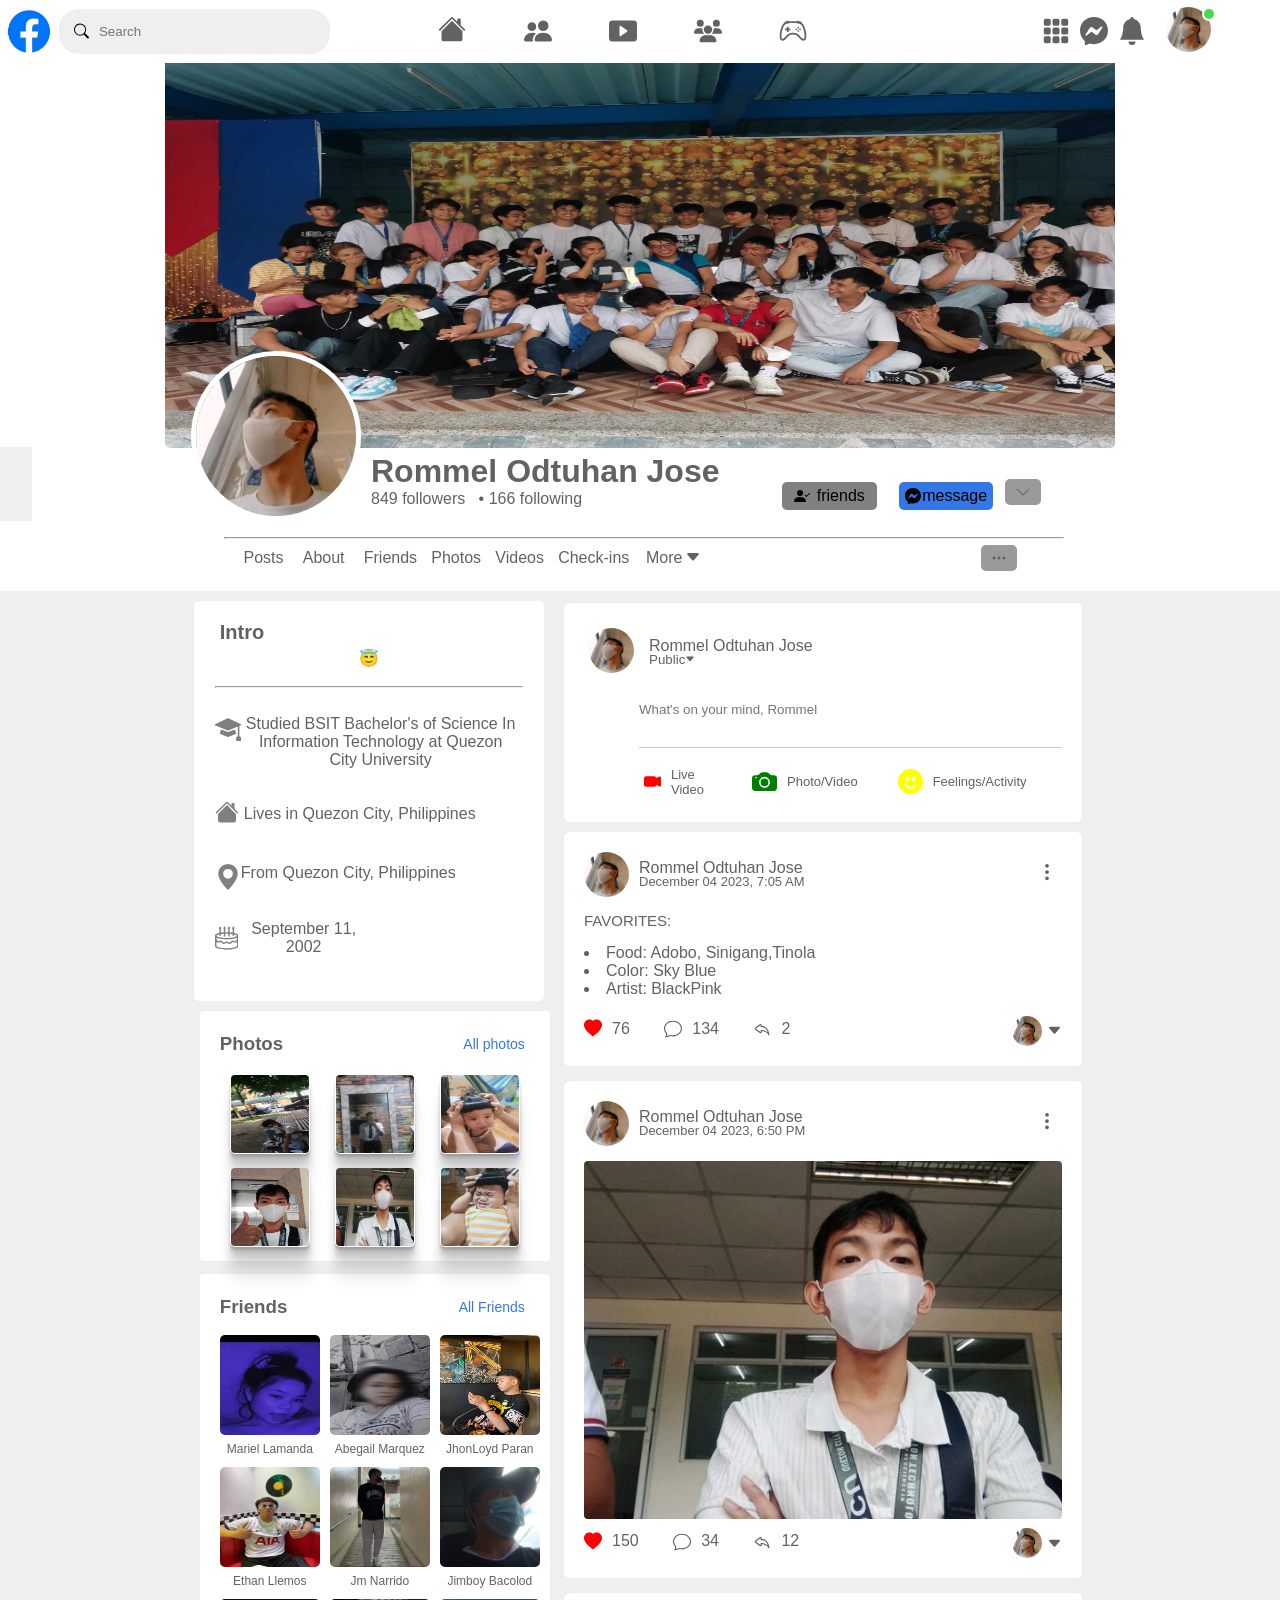
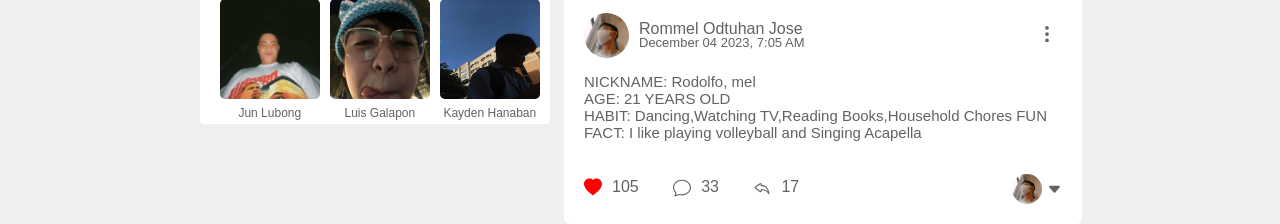
<file: rommel-profile-page.html>
<!DOCTYPE html>
<html lang="en">
<head>
    <meta charset="UTF-8">
    <meta name="viewport" content="width=device-width, initial-scale=1.0">
    <title>Rommel</title>
    <link rel="stylesheet" href="mariel-page.css">
</head>
<body>

  <nav>

    <div class="nav-left">
      <img src="Facebook-logo-600x319-removebg-preview.png" class="logo">
      <div class="search-box">
        <svg xmlns="http://www.w3.org/2000/svg" width="16" height="16" fill="currentColor" class="bi bi-search" viewBox="0 0 16 16">
          <path d="M11.742 10.344a6.5 6.5 0 1 0-1.397 1.398h-.001c.03.04.062.078.098.115l3.85 3.85a1 1 0 0 0 1.415-1.414l-3.85-3.85a1.007 1.007 0 0 0-.115-.1zM12 6.5a5.5 5.5 0 1 1-11 0 5.5 5.5 0 0 1 11 0z"/>
        </svg>
        <input type="text" placeholder="Search">
      </div>
    </div>

      <div class="nav-center">
      
          <a href="rommel-page.html"><svg xmlns="http://www.w3.org/2000/svg" width="30" height="30" fill="#626262" class="bi bi-house-fill" viewBox="0 0 16 16">
              <path d="M8.707 1.5a1 1 0 0 0-1.414 0L.646 8.146a.5.5 0 0 0 .708.708L8 2.207l6.646 6.647a.5.5 0 0 0 .708-.708L13 5.793V2.5a.5.5 0 0 0-.5-.5h-1a.5.5 0 0 0-.5.5v1.293L8.707 1.5Z"/>
              <path d="m8 3.293 6 6V13.5a1.5 1.5 0 0 1-1.5 1.5h-9A1.5 1.5 0 0 1 2 13.5V9.293l6-6Z"/>
            </svg></a>
          <svg xmlns="http://www.w3.org/2000/svg" width="30" height="30" fill="#626262" class="bi bi-people-fill" viewBox="0 0 16 16">
              <path d="M7 14s-1 0-1-1 1-4 5-4 5 3 5 4-1 1-1 1H7Zm4-6a3 3 0 1 0 0-6 3 3 0 0 0 0 6Zm-5.784 6A2.238 2.238 0 0 1 5 13c0-1.355.68-2.75 1.936-3.72A6.325 6.325 0 0 0 5 9c-4 0-5 3-5 4s1 1 1 1h4.216ZM4.5 8a2.5 2.5 0 1 0 0-5 2.5 2.5 0 0 0 0 5Z"/>
            </svg>
            <svg xmlns="http://www.w3.org/2000/svg" width="30" height="30" fill="#626262" class="bi bi-play-btn-fill" viewBox="0 0 16 16">
              <path d="M0 12V4a2 2 0 0 1 2-2h12a2 2 0 0 1 2 2v8a2 2 0 0 1-2 2H2a2 2 0 0 1-2-2zm6.79-6.907A.5.5 0 0 0 6 5.5v5a.5.5 0 0 0 .79.407l3.5-2.5a.5.5 0 0 0 0-.814l-3.5-2.5z"/>
            </svg>
          <svg xmlns="http://www.w3.org/2000/svg" height="30" width="30" fill="#626262" backgroud-color: white; viewBox="0 0 640 512">
              <path d="M144 0a80 80 0 1 1 0 160A80 80 0 1 1 144 0zM512 0a80 80 0 1 1 0 160A80 80 0 1 1 512 0zM0 298.7C0 239.8 47.8 192 106.7 192h42.7c15.9 0 31 3.5 44.6 9.7c-1.3 7.2-1.9 14.7-1.9 22.3c0 38.2 16.8 72.5 43.3 96c-.2 0-.4 0-.7 0H21.3C9.6 320 0 310.4 0 298.7zM405.3 320c-.2 0-.4 0-.7 0c26.6-23.5 43.3-57.8 43.3-96c0-7.6-.7-15-1.9-22.3c13.6-6.3 28.7-9.7 44.6-9.7h42.7C592.2 192 640 239.8 640 298.7c0 11.8-9.6 21.3-21.3 21.3H405.3zM224 224a96 96 0 1 1 192 0 96 96 0 1 1 -192 0zM128 485.3C128 411.7 187.7 352 261.3 352H378.7C452.3 352 512 411.7 512 485.3c0 14.7-11.9 26.7-26.7 26.7H154.7c-14.7 0-26.7-11.9-26.7-26.7z"/>
            </svg>
          <svg xmlns="http://www.w3.org/2000/svg" width="30" height="30" fill="#626262" class="bi bi-controller" viewBox="0 0 16 16">
              <path d="M11.5 6.027a.5.5 0 1 1-1 0 .5.5 0 0 1 1 0zm-1.5 1.5a.5.5 0 1 0 0-1 .5.5 0 0 0 0 1zm2.5-.5a.5.5 0 1 1-1 0 .5.5 0 0 1 1 0zm-1.5 1.5a.5.5 0 1 0 0-1 .5.5 0 0 0 0 1zm-6.5-3h1v1h1v1h-1v1h-1v-1h-1v-1h1v-1z"/>
              <path d="M3.051 3.26a.5.5 0 0 1 .354-.613l1.932-.518a.5.5 0 0 1 .62.39c.655-.079 1.35-.117 2.043-.117.72 0 1.443.041 2.12.126a.5.5 0 0 1 .622-.399l1.932.518a.5.5 0 0 1 .306.729c.14.09.266.19.373.297.408.408.78 1.05 1.095 1.772.32.733.599 1.591.805 2.466.206.875.34 1.78.364 2.606.024.816-.059 1.602-.328 2.21a1.42 1.42 0 0 1-1.445.83c-.636-.067-1.115-.394-1.513-.773-.245-.232-.496-.526-.739-.808-.126-.148-.25-.292-.368-.423-.728-.804-1.597-1.527-3.224-1.527-1.627 0-2.496.723-3.224 1.527-.119.131-.242.275-.368.423-.243.282-.494.575-.739.808-.398.38-.877.706-1.513.773a1.42 1.42 0 0 1-1.445-.83c-.27-.608-.352-1.395-.329-2.21.024-.826.16-1.73.365-2.606.206-.875.486-1.733.805-2.466.315-.722.687-1.364 1.094-1.772a2.34 2.34 0 0 1 .433-.335.504.504 0 0 1-.028-.079zm2.036.412c-.877.185-1.469.443-1.733.708-.276.276-.587.783-.885 1.465a13.748 13.748 0 0 0-.748 2.295 12.351 12.351 0 0 0-.339 2.406c-.022.755.062 1.368.243 1.776a.42.42 0 0 0 .426.24c.327-.034.61-.199.929-.502.212-.202.4-.423.615-.674.133-.156.276-.323.44-.504C4.861 9.969 5.978 9.027 8 9.027s3.139.942 3.965 1.855c.164.181.307.348.44.504.214.251.403.472.615.674.318.303.601.468.929.503a.42.42 0 0 0 .426-.241c.18-.408.265-1.02.243-1.776a12.354 12.354 0 0 0-.339-2.406 13.753 13.753 0 0 0-.748-2.295c-.298-.682-.61-1.19-.885-1.465-.264-.265-.856-.523-1.733-.708-.85-.179-1.877-.27-2.913-.27-1.036 0-2.063.091-2.913.27z"/>
            </svg>
      
      </div>

      <div class="nav-right">
        
        <svg xmlns="http://www.w3.org/2000/svg" width="28" height="28" fill="#626262" class="bi bi-grid-3x3-gap-fill" viewBox="0 0 16 16">
              <path d="M1 2a1 1 0 0 1 1-1h2a1 1 0 0 1 1 1v2a1 1 0 0 1-1 1H2a1 1 0 0 1-1-1zm5 0a1 1 0 0 1 1-1h2a1 1 0 0 1 1 1v2a1 1 0 0 1-1 1H7a1 1 0 0 1-1-1zm5 0a1 1 0 0 1 1-1h2a1 1 0 0 1 1 1v2a1 1 0 0 1-1 1h-2a1 1 0 0 1-1-1zM1 7a1 1 0 0 1 1-1h2a1 1 0 0 1 1 1v2a1 1 0 0 1-1 1H2a1 1 0 0 1-1-1zm5 0a1 1 0 0 1 1-1h2a1 1 0 0 1 1 1v2a1 1 0 0 1-1 1H7a1 1 0 0 1-1-1zm5 0a1 1 0 0 1 1-1h2a1 1 0 0 1 1 1v2a1 1 0 0 1-1 1h-2a1 1 0 0 1-1-1zM1 12a1 1 0 0 1 1-1h2a1 1 0 0 1 1 1v2a1 1 0 0 1-1 1H2a1 1 0 0 1-1-1zm5 0a1 1 0 0 1 1-1h2a1 1 0 0 1 1 1v2a1 1 0 0 1-1 1H7a1 1 0 0 1-1-1zm5 0a1 1 0 0 1 1-1h2a1 1 0 0 1 1 1v2a1 1 0 0 1-1 1h-2a1 1 0 0 1-1-1z"/>
            </svg>
          <svg xmlns="http://www.w3.org/2000/svg" width="28" height="28" fill="#626262" class="bi bi-messenger" viewBox="0 0 16 16">
              <path d="M0 7.76C0 3.301 3.493 0 8 0s8 3.301 8 7.76-3.493 7.76-8 7.76c-.81 0-1.586-.107-2.316-.307a.639.639 0 0 0-.427.03l-1.588.702a.64.64 0 0 1-.898-.566l-.044-1.423a.639.639 0 0 0-.215-.456C.956 12.108 0 10.092 0 7.76m5.546-1.459-2.35 3.728c-.225.358.214.761.551.506l2.525-1.916a.48.48 0 0 1 .578-.002l1.869 1.402a1.2 1.2 0 0 0 1.735-.32l2.35-3.728c.226-.358-.214-.761-.551-.506L9.728 7.381a.48.48 0 0 1-.578.002L7.281 5.98a1.2 1.2 0 0 0-1.735.32z"/>
            </svg>
          <svg xmlns="http://www.w3.org/2000/svg" width="28" height="28" fill="#626262" class="bi bi-bell-fill" viewBox="0 0 16 16">
              <path d="M8 16a2 2 0 0 0 2-2H6a2 2 0 0 0 2 2m.995-14.901a1 1 0 1 0-1.99 0A5.002 5.002 0 0 0 3 6c0 1.098-.5 6-2 7h14c-1.5-1-2-5.902-2-7 0-2.42-1.72-4.44-4.005-4.901z"/>
            </svg>
        
        </div>
        <div class="nav-user-icon online" onclick="settingsMenuToggle()">
          <img src="mel.jpg">
        </div>

           <!----settings-menu drop down----->

        <div class="settings-menu">

          <div id="dark-btn" class=".dark-btn-on">
            <span></span>
          </div>
  
            <div class="settings-menu-inner">
              <div class="user-profile">
                <img src="mel.jpg" style="width: 45px; height: 45px;">
                <div>
                  <p>Rommel Odtuhan Jose</p>
                  <a href="#">See your profile</a>
                </div>
             </div>
                <hr>
                <div class="user-profile1">
                  <svg xmlns="http://www.w3.org/2000/svg" width="35" height="35" fill="currentColor" class="bi bi-chat-left-text-fill" viewBox="0 0 16 16">
                    <path d="M0 2a2 2 0 0 1 2-2h12a2 2 0 0 1 2 2v8a2 2 0 0 1-2 2H4.414a1 1 0 0 0-.707.293L.854 15.146A.5.5 0 0 1 0 14.793zm3.5 1a.5.5 0 0 0 0 1h9a.5.5 0 0 0 0-1zm0 2.5a.5.5 0 0 0 0 1h9a.5.5 0 0 0 0-1zm0 2.5a.5.5 0 0 0 0 1h5a.5.5 0 0 0 0-1z"/>
                  </svg>
                  <div>
                    <p>Give Feedback</p>
                    <a href="#">Help us to improve the new design</a>
                  </div>
              </div>
              <hr>
  
              <div class="settings-links">
                <svg xmlns="http://www.w3.org/2000/svg" width="25" height="25" fill="currentColor" class="bi bi-gear-fill" viewBox="0 0 16 16">
                  <path d="M9.405 1.05c-.413-1.4-2.397-1.4-2.81 0l-.1.34a1.464 1.464 0 0 1-2.105.872l-.31-.17c-1.283-.698-2.686.705-1.987 1.987l.169.311c.446.82.023 1.841-.872 2.105l-.34.1c-1.4.413-1.4 2.397 0 2.81l.34.1a1.464 1.464 0 0 1 .872 2.105l-.17.31c-.698 1.283.705 2.686 1.987 1.987l.311-.169a1.464 1.464 0 0 1 2.105.872l.1.34c.413 1.4 2.397 1.4 2.81 0l.1-.34a1.464 1.464 0 0 1 2.105-.872l.31.17c1.283.698 2.686-.705 1.987-1.987l-.169-.311a1.464 1.464 0 0 1 .872-2.105l.34-.1c1.4-.413 1.4-2.397 0-2.81l-.34-.1a1.464 1.464 0 0 1-.872-2.105l.17-.31c.698-1.283-.705-2.686-1.987-1.987l-.311.169a1.464 1.464 0 0 1-2.105-.872l-.1-.34zM8 10.93a2.929 2.929 0 1 1 0-5.86 2.929 2.929 0 0 1 0 5.858z"/>
                </svg>
                <a href="#">Setting and Privacy<svg xmlns="http://www.w3.org/2000/svg" width="15px" height="15px" fill="currentColor" class="bi bi-chevron-right" viewBox="0 0 16 16">
                  <path fill-rule="evenodd" d="M4.646 1.646a.5.5 0 0 1 .708 0l6 6a.5.5 0 0 1 0 .708l-6 6a.5.5 0 0 1-.708-.708L10.293 8 4.646 2.354a.5.5 0 0 1 0-.708z"/>
                </svg></a>
              </div>
              <div class="settings-links">
                <svg xmlns="http://www.w3.org/2000/svg" width="25" height="25" fill="currentColor" class="bi bi-question-circle-fill" viewBox="0 0 16 16">
                  <path d="M16 8A8 8 0 1 1 0 8a8 8 0 0 1 16 0M5.496 6.033h.825c.138 0 .248-.113.266-.25.09-.656.54-1.134 1.342-1.134.686 0 1.314.343 1.314 1.168 0 .635-.374.927-.965 1.371-.673.489-1.206 1.06-1.168 1.987l.003.217a.25.25 0 0 0 .25.246h.811a.25.25 0 0 0 .25-.25v-.105c0-.718.273-.927 1.01-1.486.609-.463 1.244-.977 1.244-2.056 0-1.511-1.276-2.241-2.673-2.241-1.267 0-2.655.59-2.75 2.286a.237.237 0 0 0 .241.247zm2.325 6.443c.61 0 1.029-.394 1.029-.927 0-.552-.42-.94-1.029-.94-.584 0-1.009.388-1.009.94 0 .533.425.927 1.01.927z"/>
                </svg>
                <a href="#">Help and Support<svg xmlns="http://www.w3.org/2000/svg" width="15px" height="15px" fill="currentColor" class="bi bi-chevron-right" viewBox="0 0 16 16">
                  <path fill-rule="evenodd" d="M4.646 1.646a.5.5 0 0 1 .708 0l6 6a.5.5 0 0 1 0 .708l-6 6a.5.5 0 0 1-.708-.708L10.293 8 4.646 2.354a.5.5 0 0 1 0-.708z"/>
                </svg></a>
              </div>
              <div class="settings-links">
                <svg xmlns="http://www.w3.org/2000/svg" width="25" height="25" fill="currentColor" class="bi bi-moon-fill" viewBox="0 0 16 16">
                  <path d="M6 .278a.768.768 0 0 1 .08.858 7.208 7.208 0 0 0-.878 3.46c0 4.021 3.278 7.277 7.318 7.277.527 0 1.04-.055 1.533-.16a.787.787 0 0 1 .81.316.733.733 0 0 1-.031.893A8.349 8.349 0 0 1 8.344 16C3.734 16 0 12.286 0 7.71 0 4.266 2.114 1.312 5.124.06A.752.752 0 0 1 6 .278"/>
                </svg>
                <a href="#">Display and Accessibility<svg xmlns="http://www.w3.org/2000/svg" width="15px" height="15px" fill="currentColor" class="bi bi-chevron-right" viewBox="0 0 16 16">
                  <path fill-rule="evenodd" d="M4.646 1.646a.5.5 0 0 1 .708 0l6 6a.5.5 0 0 1 0 .708l-6 6a.5.5 0 0 1-.708-.708L10.293 8 4.646 2.354a.5.5 0 0 1 0-.708z"/>
                </svg></a> 
              </div>
              <div class="settings-links">
                <svg xmlns="http://www.w3.org/2000/svg" width="25" height="25" fill="currentColor" class="bi bi-box-arrow-right" viewBox="0 0 16 16">
                  <path fill-rule="evenodd" d="M10 12.5a.5.5 0 0 1-.5.5h-8a.5.5 0 0 1-.5-.5v-9a.5.5 0 0 1 .5-.5h8a.5.5 0 0 1 .5.5v2a.5.5 0 0 0 1 0v-2A1.5 1.5 0 0 0 9.5 2h-8A1.5 1.5 0 0 0 0 3.5v9A1.5 1.5 0 0 0 1.5 14h8a1.5 1.5 0 0 0 1.5-1.5v-2a.5.5 0 0 0-1 0z"/>
                  <path fill-rule="evenodd" d="M15.854 8.354a.5.5 0 0 0 0-.708l-3-3a.5.5 0 0 0-.708.708L14.293 7.5H5.5a.5.5 0 0 0 0 1h8.793l-2.147 2.146a.5.5 0 0 0 .708.708l3-3z"/>
                </svg>
                <a href="#">Log Out<svg xmlns="http://www.w3.org/2000/svg" width="25" height="25" fill="currentColor" class="bi bi-chevron-right" viewBox="0 0 16 16">
                  <path fill-rule="evenodd" d="M4.646 1.646a.5.5 0 0 1 .708 0l6 6a.5.5 0 0 1 0 .708l-6 6a.5.5 0 0 1-.708-.708L10.293 8 4.646 2.354a.5.5 0 0 1 0-.708z"/>
                </svg></a>
              </div>
  
            </div>
          </div>
      </nav>

     <main>
      <div class="cover-photo-container">
          <img src="mel-bg.jpg" class="cover-photo1">
    </div>
    <main id="profile">
        
         <div class="profile-container">
            
                  <img src="mel.jpg" class="profile-pic1">
               

                <div class="name">
                    <h1><strong>Rommel Odtuhan Jose</strong></h1>
                    <div class="friends1">
                        <p>849 followers &nbsp; • 166 following</p>
                    </div>
                    

                </div>
                <div class="right">
                    <p class="right-friends">
                        <svg xmlns="http://www.w3.org/2000/svg" width="16" height="16" fill="currentColor" class="bi bi-person-check-fill" viewBox="0 0 16 16">
                            <path fill-rule="evenodd" d="M15.854 5.146a.5.5 0 0 1 0 .708l-3 3a.5.5 0 0 1-.708 0l-1.5-1.5a.5.5 0 0 1 .708-.708L12.5 7.793l2.646-2.647a.5.5 0 0 1 .708 0z"/>
                            <path d="M1 14s-1 0-1-1 1-4 6-4 6 3 6 4-1 1-1 1H1zm5-6a3 3 0 1 0 0-6 3 3 0 0 0 0 6z"/>
                          </svg>friends
                    </p>
                    <p class="message">
                        <svg xmlns="http://www.w3.org/2000/svg" width="16" height="16" fill="currentColor" class="bi bi-messenger" viewBox="0 0 16 16">
                            <path d="M0 7.76C0 3.301 3.493 0 8 0s8 3.301 8 7.76-3.493 7.76-8 7.76c-.81 0-1.586-.107-2.316-.307a.639.639 0 0 0-.427.03l-1.588.702a.64.64 0 0 1-.898-.566l-.044-1.423a.639.639 0 0 0-.215-.456C.956 12.108 0 10.092 0 7.76zm5.546-1.459-2.35 3.728c-.225.358.214.761.551.506l2.525-1.916a.48.48 0 0 1 .578-.002l1.869 1.402a1.2 1.2 0 0 0 1.735-.32l2.35-3.728c.226-.358-.214-.761-.551-.506L9.728 7.381a.48.48 0 0 1-.578.002L7.281 5.98a1.2 1.2 0 0 0-1.735.32z"/>
                          </svg>message
                    </p>
                    <p class="more">
                        <svg xmlns="http://www.w3.org/2000/svg" width="36" height="26" fill="#626262" class="bi bi-chevron-down" viewBox="0 0 16 16">
                          <path fill-rule="evenodd" d="M1.646 4.646a.5.5 0 0 1 .708 0L8 10.293l5.646-5.647a.5.5 0 0 1 .708.708l-6 6a.5.5 0 0 1-.708 0l-6-6a.5.5 0 0 1 0-.708z"/>
                        </svg>
                    </p>
                </div>
                
         
           
         </main>
         <br>
         <hr class="hreee">
         <div class="container-about-etc">
         <div class="about-etc">
                
          <hr class="hr1">
                <div class="left-about">
                    <div class="span">
                        <span>Posts</span><span><a href="#about">About</a></span><span>Friends</span><span>Photos</span><span>Videos</span><span>Check-ins</span><span class="span-more">More<svg xmlns="http://www.w3.org/2000/svg" width="16" height="16" fill="currentColor" class="bi bi-caret-down-fill" viewBox="0 0 16 16">
                          <path d="M7.247 11.14 2.451 5.658C1.885 5.013 2.345 4 3.204 4h9.592a1 1 0 0 1 .753 1.659l-4.796 5.48a1 1 0 0 1-1.506 0z"/>
                        </svg></span>
                    </div>
                        <div class="three-dots">
                            <svg xmlns="http://www.w3.org/2000/svg" width="36" height="26" fill="currentColor" class="bi bi-three-dots" viewBox="0 0 16 16">
                                <path d="M3 9.5a1.5 1.5 0 1 1 0-3 1.5 1.5 0 0 1 0 3zm5 0a1.5 1.5 0 1 1 0-3 1.5 1.5 0 0 1 0 3zm5 0a1.5 1.5 0 1 1 0-3 1.5 1.5 0 0 1 0 3z"/>
                              </svg>
                        </div>
                 </div>
                 
        </div>
        </div>
     </div>
     <main>
      <section class="lower-page">
      <div class="main-container">
          <div class="main-left">
                  <span class="intro"><strong>Intro</strong></span>
                  <div class="bio">
                      <p>😇</p> <br>
                      <p></p>
                      <hr>
                      <div class="school">
                          <div class="school-details">
                          <div class="school-icon"><svg xmlns="http://www.w3.org/2000/svg" width="26" height="26" fill="gray" class="bi bi-mortarboard-fill" viewBox="0 0 16 16">
                              <path d="M8.211 2.047a.5.5 0 0 0-.422 0l-7.5 3.5a.5.5 0 0 0 .025.917l7.5 3a.5.5 0 0 0 .372 0L14 7.14V13a1 1 0 0 0-1 1v2h3v-2a1 1 0 0 0-1-1V6.739l.686-.275a.5.5 0 0 0 .025-.917l-7.5-3.5Z"/>
                              <path d="M4.176 9.032a.5.5 0 0 0-.656.327l-.5 1.7a.5.5 0 0 0 .294.605l4.5 1.8a.5.5 0 0 0 .372 0l4.5-1.8a.5.5 0 0 0 .294-.605l-.5-1.7a.5.5 0 0 0-.656-.327L8 10.466 4.176 9.032Z"/>
                            </svg></div>
                            <div class="jojo-container">
                                  <span class="jojo">Studied BSIT Bachelor's of Science In</span>
                                  <span class="jojo">Information Technology at Quezon</span>
                                  <span class="jojo">City University</span>
                            </div>

                          </div>
                          <div class="home-details">
                              <div class="home icon"><svg xmlns="http://www.w3.org/2000/svg" width="24" height="24" fill="gray" class="bi bi-house-fill" viewBox="0 0 16 16">
                                  <path d="M8.707 1.5a1 1 0 0 0-1.414 0L.646 8.146a.5.5 0 0 0 .708.708L8 2.207l6.646 6.647a.5.5 0 0 0 .708-.708L13 5.793V2.5a.5.5 0 0 0-.5-.5h-1a.5.5 0 0 0-.5.5v1.293L8.707 1.5Z"/>
                                  <path d="m8 3.293 6 6V13.5a1.5 1.5 0 0 1-1.5 1.5h-9A1.5 1.5 0 0 1 2 13.5V9.293l6-6Z"/>
                                </svg></div>
                              <div class="location"> Lives in Quezon City, Philippines</div>
                                  
                          </div>
                              <div class="location">
                                  <div class="location-icon"><svg xmlns="http://www.w3.org/2000/svg" width="26" height="26" fill="gray" class="bi bi-geo-alt-fill" viewBox="0 0 16 16">
                                      <path d="M8 16s6-5.686 6-10A6 6 0 0 0 2 6c0 4.314 6 10 6 10zm0-7a3 3 0 1 1 0-6 3 3 0 0 1 0 6z"/>
                                    </svg></div>
                                    <p>From Quezon City, Philippines</p>
                              </div>
                          </div>
                          <div class="birthdate">
                              <svg xmlns="http://www.w3.org/2000/svg" width="26" height="26" fill="gray" class="bi bi-cake2" viewBox="0 0 16 16">
                                  <path d="m3.494.013-.595.79A.747.747 0 0 0 3 1.814v2.683c-.149.034-.293.07-.432.107-.702.187-1.305.418-1.745.696C.408 5.56 0 5.954 0 6.5v7c0 .546.408.94.823 1.201.44.278 1.043.51 1.745.696C3.978 15.773 5.898 16 8 16c2.102 0 4.022-.227 5.432-.603.701-.187 1.305-.418 1.745-.696.415-.261.823-.655.823-1.201v-7c0-.546-.408-.94-.823-1.201-.44-.278-1.043-.51-1.745-.696A12.418 12.418 0 0 0 13 4.496v-2.69a.747.747 0 0 0 .092-1.004l-.598-.79-.595.792A.747.747 0 0 0 12 1.813V4.3a22.03 22.03 0 0 0-2-.23V1.806a.747.747 0 0 0 .092-1.004l-.598-.79-.595.792A.747.747 0 0 0 9 1.813v2.204a28.708 28.708 0 0 0-2 0V1.806A.747.747 0 0 0 7.092.802l-.598-.79-.595.792A.747.747 0 0 0 6 1.813V4.07c-.71.05-1.383.129-2 .23V1.806A.747.747 0 0 0 4.092.802l-.598-.79Zm-.668 5.556L3 5.524v.967c.311.074.646.141 1 .201V5.315a21.05 21.05 0 0 1 2-.242v1.855c.325.024.659.042 1 .054V5.018a27.685 27.685 0 0 1 2 0v1.964c.341-.012.675-.03 1-.054V5.073c.72.054 1.393.137 2 .242v1.377c.354-.06.689-.127 1-.201v-.967l.175.045c.655.175 1.15.374 1.469.575.344.217.356.35.356.356 0 .006-.012.139-.356.356-.319.2-.814.4-1.47.575C11.87 7.78 10.041 8 8 8c-2.04 0-3.87-.221-5.174-.569-.656-.175-1.151-.374-1.47-.575C1.012 6.639 1 6.506 1 6.5c0-.006.012-.139.356-.356.319-.2.814-.4 1.47-.575ZM15 7.806v1.027l-.68.907a.938.938 0 0 1-1.17.276 1.938 1.938 0 0 0-2.236.363l-.348.348a1 1 0 0 1-1.307.092l-.06-.044a2 2 0 0 0-2.399 0l-.06.044a1 1 0 0 1-1.306-.092l-.35-.35a1.935 1.935 0 0 0-2.233-.362.935.935 0 0 1-1.168-.277L1 8.82V7.806c.42.232.956.428 1.568.591C3.978 8.773 5.898 9 8 9c2.102 0 4.022-.227 5.432-.603.612-.163 1.149-.36 1.568-.591Zm0 2.679V13.5c0 .006-.012.139-.356.355-.319.202-.814.401-1.47.576C11.87 14.78 10.041 15 8 15c-2.04 0-3.87-.221-5.174-.569-.656-.175-1.151-.374-1.47-.575-.344-.217-.356-.35-.356-.356v-3.02a1.935 1.935 0 0 0 2.298.43.935.935 0 0 1 1.08.175l.348.349a2 2 0 0 0 2.615.185l.059-.044a1 1 0 0 1 1.2 0l.06.044a2 2 0 0 0 2.613-.185l.348-.348a.938.938 0 0 1 1.082-.175c.781.39 1.718.208 2.297-.426Z"/>
                                </svg> <p> September 11, 2002</p>
                          </div>

                          <div class="profile-intro">
                            <div class="title-box">
                                <h3>Photos</h3>
                                <a href="">All photos</a>
                            </div>
                            <div class="photo-box">
                                <div><img src="mel1.jpg"></div>
                                <div><img src="mel2.jpg"></div>
                                <div><img src="mel3.jpg"></div>
                                <div><img src="mel4.jpg"></div>
                                <div><img src="mel5.jpg"></div>
                                <div><img src="mel6.jpg"></div>
                            </div>
                        </div>
            
                        <div class="profile-intro1">
                          <div class="title-box1">
                              <h3>Friends</h3>
                              <a href="">All Friends</a>
                          </div>
                          <div class="photo-box1">
                                <div><img src="maye.jpg"><span>Mariel Lamanda</span></div>
                                <div><img src="abby.jpg"><span>Abegail Marquez</span></div>
                                <div><img src="loyd.jpg"><span>JhonLoyd Paran</span></div>
                                <div><img src="tan.jpg"><span>Ethan Llemos</span></div>
                                <div><img src="jm.jpg"><span>Jm Narrido</span></div>
                                <div><img src="jb.jpg"><span>Jimboy Bacolod</span></div>
                                <div><img src="jun.jpg"><span>Jun Lubong</span></div>
                                <div><img src="uis.jpg"><span>Luis Galapon</span></div>
                                <div><img src="kay.jpg"><span>Kayden Hanaban</span></div>

                            </div>
                          
                      </div>
          
                  </div>

        </div>
          <div class="main-right">
              <div class="r">

                <div class="write-post-container">
                  <div class="user-profile2">
                    <a href="rommel-profile-page.html"> <img src="mel.jpg" style="width: 45px; height: 45px;"></a>
                    <div>
                      <p>Rommel Odtuhan Jose</p>
                      <small>Public<svg xmlns="http://www.w3.org/2000/svg" width="10" height="10" fill="currentColor" class="bi bi-caret-down-fill" viewBox="0 0 16 16">
                        <path d="M7.247 11.14 2.451 5.658C1.885 5.013 2.345 4 3.204 4h9.592a1 1 0 0 1 .753 1.659l-4.796 5.48a1 1 0 0 1-1.506 0z"/>
                      </svg></small>
                    </div>
                  </div>
         
                  <div class="post-input-container">
                    <textarea rows="3" placeholder="What's on your mind, Rommel"></textarea>
        
                    <div class="add-post-links">
                      <a href="#"><svg xmlns="http://www.w3.org/2000/svg" width="25" height="25" fill="#ff0000" class="bi bi-camera-video-fill" viewBox="0 0 16 16">
                        <path fill-rule="evenodd" d="M0 5a2 2 0 0 1 2-2h7.5a2 2 0 0 1 1.983 1.738l3.11-1.382A1 1 0 0 1 16 4.269v7.462a1 1 0 0 1-1.406.913l-3.111-1.382A2 2 0 0 1 9.5 13H2a2 2 0 0 1-2-2V5z"/>
                      </svg> Live Video </a>
                      <a href="#"><svg xmlns="http://www.w3.org/2000/svg" width="25" height="25" fill="#008000" class="bi bi-camera-fill" viewBox="0 0 16 16">
                        <path d="M10.5 8.5a2.5 2.5 0 1 1-5 0 2.5 2.5 0 0 1 5 0z"/>
                        <path d="M2 4a2 2 0 0 0-2 2v6a2 2 0 0 0 2 2h12a2 2 0 0 0 2-2V6a2 2 0 0 0-2-2h-1.172a2 2 0 0 1-1.414-.586l-.828-.828A2 2 0 0 0 9.172 2H6.828a2 2 0 0 0-1.414.586l-.828.828A2 2 0 0 1 3.172 4H2zm.5 2a.5.5 0 1 1 0-1 .5.5 0 0 1 0 1zm9 2.5a3.5 3.5 0 1 1-7 0 3.5 3.5 0 0 1 7 0z"/>
                      </svg>Photo/Video</a> 
                      <a href="#"><svg xmlns="http://www.w3.org/2000/svg" width="25" height="25" fill="#ffff00" class="bi bi-emoji-smile-fill" viewBox="0 0 16 16">
                        <path d="M8 16A8 8 0 1 0 8 0a8 8 0 0 0 0 16zM7 6.5C7 7.328 6.552 8 6 8s-1-.672-1-1.5S5.448 5 6 5s1 .672 1 1.5zM4.285 9.567a.5.5 0 0 1 .683.183A3.498 3.498 0 0 0 8 11.5a3.498 3.498 0 0 0 3.032-1.75.5.5 0 1 1 .866.5A4.498 4.498 0 0 1 8 12.5a4.498 4.498 0 0 1-3.898-2.25.5.5 0 0 1 .183-.683zM10 8c-.552 0-1-.672-1-1.5S9.448 5 10 5s1 .672 1 1.5S10.552 8 10 8z"/>
                      </svg>Feelings/Activity</a>
                    </div>
                  </div>
                </div>
           
                <div class="post-container00">
                  <div class="post-row">
                    <div class="user-profile">
                      <img src="mel.jpg" style="width: 45px; height: 45px;">
                      <div>
                        <p>Rommel Odtuhan Jose</p>
                        <span>December 04 2023, 7:05 AM</span>
                      </div>
                    </div>
                    <a href="#"><svg xmlns="http://www.w3.org/2000/svg" width="20" height="20" fill="currentColor" class="bi bi-three-dots-vertical" viewBox="0 0 16 16">
                      <path d="M9.5 13a1.5 1.5 0 1 1-3 0 1.5 1.5 0 0 1 3 0zm0-5a1.5 1.5 0 1 1-3 0 1.5 1.5 0 0 1 3 0zm0-5a1.5 1.5 0 1 1-3 0 1.5 1.5 0 0 1 3 0z"/>
                    </svg></a>
                  </div>
                  
                  <p class="post-text">FAVORITES: <br>
                    <li>Food: Adobo, Sinigang,Tinola</li>
                    <li>Color: Sky Blue</li>
                    <li>Artist: BlackPink</li>

                  </p>
                    <br>
                  <div class="post-row">
                    <div class="activity-icons">
                      <div><svg xmlns="http://www.w3.org/2000/svg" width="25" height="25" fill="ff0000" class="bi bi-heart-fill" viewBox="0 0 16 16">
                        <path fill-rule="evenodd" d="M8 1.314C12.438-3.248 23.534 4.735 8 15-7.534 4.736 3.562-3.248 8 1.314z"/>
                      </svg> 76</div>
                        <div><svg xmlns="http://www.w3.org/2000/svg" width="25" height="25" fill="currentColor" class="bi bi-chat" viewBox="0 0 16 16">
                          <path d="M2.678 11.894a1 1 0 0 1 .287.801 10.97 10.97 0 0 1-.398 2c1.395-.323 2.247-.697 2.634-.893a1 1 0 0 1 .71-.074A8.06 8.06 0 0 0 8 14c3.996 0 7-2.807 7-6 0-3.192-3.004-6-7-6S1 4.808 1 8c0 1.468.617 2.83 1.678 3.894zm-.493 3.905a21.682 21.682 0 0 1-.713.129c-.2.032-.352-.176-.273-.362a9.68 9.68 0 0 0 .244-.637l.003-.01c.248-.72.45-1.548.524-2.319C.743 11.37 0 9.76 0 8c0-3.866 3.582-7 8-7s8 3.134 8 7-3.582 7-8 7a9.06 9.06 0 0 1-2.347-.306c-.52.263-1.639.742-3.468 1.105z"/>
                        </svg>134</div>
                        <div><svg xmlns="http://www.w3.org/2000/svg" width="25" height="25" fill="currentColor" class="bi bi-reply" viewBox="0 0 16 16">
                          <path d="M6.598 5.013a.144.144 0 0 1 .202.134V6.3a.5.5 0 0 0 .5.5c.667 0 2.013.005 3.3.822.984.624 1.99 1.76 2.595 3.876-1.02-.983-2.185-1.516-3.205-1.799a8.74 8.74 0 0 0-1.921-.306 7.404 7.404 0 0 0-.798.008h-.013l-.005.001h-.001L7.3 9.9l-.05-.498a.5.5 0 0 0-.45.498v1.153c0 .108-.11.176-.202.134L2.614 8.254a.503.503 0 0 0-.042-.028.147.147 0 0 1 0-.252.499.499 0 0 0 .042-.028l3.984-2.933zM7.8 10.386c.068 0 .143.003.223.006.434.02 1.034.086 1.7.271 1.326.368 2.896 1.202 3.94 3.08a.5.5 0 0 0 .933-.305c-.464-3.71-1.886-5.662-3.46-6.66-1.245-.79-2.527-.942-3.336-.971v-.66a1.144 1.144 0 0 0-1.767-.96l-3.994 2.94a1.147 1.147 0 0 0 0 1.946l3.994 2.94a1.144 1.144 0 0 0 1.767-.96v-.667z"/>
                        </svg>2</div>
                    </div>
                    <div class="post-profile-icon">
                      <img src="mel.jpg" style="width: 30px;" height="30px"><svg xmlns="http://www.w3.org/2000/svg" width="15" height="15" fill="currentColor" class="bi bi-caret-down-fill" viewBox="0 0 16 16">
                        <path d="M7.247 11.14 2.451 5.658C1.885 5.013 2.345 4 3.204 4h9.592a1 1 0 0 1 .753 1.659l-4.796 5.48a1 1 0 0 1-1.506 0z"/>
                      </svg>
                    </div>
                  </div>
          
                </div>

                <div class="post-container0000">
                  <div class="post-row">
                    <div class="user-profile">
                      <img src="mel.jpg" style="width: 45px; height: 45px;">
                      <div>
                        <p>Rommel Odtuhan Jose</p>
                        <span>December 04 2023, 6:50 PM</span>
                      </div>
                    </div>
                    <a href="#"><svg xmlns="http://www.w3.org/2000/svg" width="20" height="20" fill="currentColor" class="bi bi-three-dots-vertical" viewBox="0 0 16 16">
                      <path d="M9.5 13a1.5 1.5 0 1 1-3 0 1.5 1.5 0 0 1 3 0zm0-5a1.5 1.5 0 1 1-3 0 1.5 1.5 0 0 1 3 0zm0-5a1.5 1.5 0 1 1-3 0 1.5 1.5 0 0 1 3 0z"/>
                    </svg></a>
                  </div>
                  
                  <p class="post-text"><span></span></p>
                  <img src="mel5.jpg" class="post-img">
      
                  <div class="post-row">
                    <div class="activity-icons">
                      <div><svg xmlns="http://www.w3.org/2000/svg" width="25" height="25" fill="ff0000" class="bi bi-heart-fill" viewBox="0 0 16 16">
                        <path fill-rule="evenodd" d="M8 1.314C12.438-3.248 23.534 4.735 8 15-7.534 4.736 3.562-3.248 8 1.314z"/>
                      </svg> 150</div>
                        <div><svg xmlns="http://www.w3.org/2000/svg" width="25" height="25" fill="currentColor" class="bi bi-chat" viewBox="0 0 16 16">
                          <path d="M2.678 11.894a1 1 0 0 1 .287.801 10.97 10.97 0 0 1-.398 2c1.395-.323 2.247-.697 2.634-.893a1 1 0 0 1 .71-.074A8.06 8.06 0 0 0 8 14c3.996 0 7-2.807 7-6 0-3.192-3.004-6-7-6S1 4.808 1 8c0 1.468.617 2.83 1.678 3.894zm-.493 3.905a21.682 21.682 0 0 1-.713.129c-.2.032-.352-.176-.273-.362a9.68 9.68 0 0 0 .244-.637l.003-.01c.248-.72.45-1.548.524-2.319C.743 11.37 0 9.76 0 8c0-3.866 3.582-7 8-7s8 3.134 8 7-3.582 7-8 7a9.06 9.06 0 0 1-2.347-.306c-.52.263-1.639.742-3.468 1.105z"/>
                        </svg>34</div>
                        <div><svg xmlns="http://www.w3.org/2000/svg" width="25" height="25" fill="currentColor" class="bi bi-reply" viewBox="0 0 16 16">
                          <path d="M6.598 5.013a.144.144 0 0 1 .202.134V6.3a.5.5 0 0 0 .5.5c.667 0 2.013.005 3.3.822.984.624 1.99 1.76 2.595 3.876-1.02-.983-2.185-1.516-3.205-1.799a8.74 8.74 0 0 0-1.921-.306 7.404 7.404 0 0 0-.798.008h-.013l-.005.001h-.001L7.3 9.9l-.05-.498a.5.5 0 0 0-.45.498v1.153c0 .108-.11.176-.202.134L2.614 8.254a.503.503 0 0 0-.042-.028.147.147 0 0 1 0-.252.499.499 0 0 0 .042-.028l3.984-2.933zM7.8 10.386c.068 0 .143.003.223.006.434.02 1.034.086 1.7.271 1.326.368 2.896 1.202 3.94 3.08a.5.5 0 0 0 .933-.305c-.464-3.71-1.886-5.662-3.46-6.66-1.245-.79-2.527-.942-3.336-.971v-.66a1.144 1.144 0 0 0-1.767-.96l-3.994 2.94a1.147 1.147 0 0 0 0 1.946l3.994 2.94a1.144 1.144 0 0 0 1.767-.96v-.667z"/>
                        </svg>12</div>
                    </div>
                    <div class="post-profile-icon">
                      <img src="mel.jpg" style="width: 30px;" height="30px"><svg xmlns="http://www.w3.org/2000/svg" width="15" height="15" fill="currentColor" class="bi bi-caret-down-fill" viewBox="0 0 16 16">
                        <path d="M7.247 11.14 2.451 5.658C1.885 5.013 2.345 4 3.204 4h9.592a1 1 0 0 1 .753 1.659l-4.796 5.48a1 1 0 0 1-1.506 0z"/>
                      </svg>
                    </div>
                  </div>
      
                </div>

                <div class="post-container000">
                  <div class="post-row">
                    <div class="user-profile">
                      <img src="mel.jpg" style="width: 45px; height: 45px;">
                      <div>
                        <p>Rommel Odtuhan Jose</p>
                        <span>December 04 2023, 7:05 AM</span>
                      </div>
                    </div>
                    <a href="#"><svg xmlns="http://www.w3.org/2000/svg" width="20" height="20" fill="currentColor" class="bi bi-three-dots-vertical" viewBox="0 0 16 16">
                      <path d="M9.5 13a1.5 1.5 0 1 1-3 0 1.5 1.5 0 0 1 3 0zm0-5a1.5 1.5 0 1 1-3 0 1.5 1.5 0 0 1 3 0zm0-5a1.5 1.5 0 1 1-3 0 1.5 1.5 0 0 1 3 0z"/>
                    </svg></a>
                  </div>
                  
                  <p class="post-text">NICKNAME: Rodolfo, mel<br>
                     AGE: 21 YEARS OLD<br>
                     HABIT: Dancing,Watching TV,Reading Books,Household Chores
                     FUN FACT: I like playing volleyball and Singing Acapella
                  </p>
                    <br>
                  <div class="post-row">
                    <div class="activity-icons">
                      <div><svg xmlns="http://www.w3.org/2000/svg" width="25" height="25" fill="ff0000" class="bi bi-heart-fill" viewBox="0 0 16 16">
                        <path fill-rule="evenodd" d="M8 1.314C12.438-3.248 23.534 4.735 8 15-7.534 4.736 3.562-3.248 8 1.314z"/>
                      </svg> 105</div>
                        <div><svg xmlns="http://www.w3.org/2000/svg" width="25" height="25" fill="currentColor" class="bi bi-chat" viewBox="0 0 16 16">
                          <path d="M2.678 11.894a1 1 0 0 1 .287.801 10.97 10.97 0 0 1-.398 2c1.395-.323 2.247-.697 2.634-.893a1 1 0 0 1 .71-.074A8.06 8.06 0 0 0 8 14c3.996 0 7-2.807 7-6 0-3.192-3.004-6-7-6S1 4.808 1 8c0 1.468.617 2.83 1.678 3.894zm-.493 3.905a21.682 21.682 0 0 1-.713.129c-.2.032-.352-.176-.273-.362a9.68 9.68 0 0 0 .244-.637l.003-.01c.248-.72.45-1.548.524-2.319C.743 11.37 0 9.76 0 8c0-3.866 3.582-7 8-7s8 3.134 8 7-3.582 7-8 7a9.06 9.06 0 0 1-2.347-.306c-.52.263-1.639.742-3.468 1.105z"/>
                        </svg>33</div>
                        <div><svg xmlns="http://www.w3.org/2000/svg" width="25" height="25" fill="currentColor" class="bi bi-reply" viewBox="0 0 16 16">
                          <path d="M6.598 5.013a.144.144 0 0 1 .202.134V6.3a.5.5 0 0 0 .5.5c.667 0 2.013.005 3.3.822.984.624 1.99 1.76 2.595 3.876-1.02-.983-2.185-1.516-3.205-1.799a8.74 8.74 0 0 0-1.921-.306 7.404 7.404 0 0 0-.798.008h-.013l-.005.001h-.001L7.3 9.9l-.05-.498a.5.5 0 0 0-.45.498v1.153c0 .108-.11.176-.202.134L2.614 8.254a.503.503 0 0 0-.042-.028.147.147 0 0 1 0-.252.499.499 0 0 0 .042-.028l3.984-2.933zM7.8 10.386c.068 0 .143.003.223.006.434.02 1.034.086 1.7.271 1.326.368 2.896 1.202 3.94 3.08a.5.5 0 0 0 .933-.305c-.464-3.71-1.886-5.662-3.46-6.66-1.245-.79-2.527-.942-3.336-.971v-.66a1.144 1.144 0 0 0-1.767-.96l-3.994 2.94a1.147 1.147 0 0 0 0 1.946l3.994 2.94a1.144 1.144 0 0 0 1.767-.96v-.667z"/>
                        </svg>17</div>
                    </div>
                    <div class="post-profile-icon">
                      <img src="mel.jpg" style="width: 30px;" height="30px"><svg xmlns="http://www.w3.org/2000/svg" width="15" height="15" fill="currentColor" class="bi bi-caret-down-fill" viewBox="0 0 16 16">
                        <path d="M7.247 11.14 2.451 5.658C1.885 5.013 2.345 4 3.204 4h9.592a1 1 0 0 1 .753 1.659l-4.796 5.48a1 1 0 0 1-1.506 0z"/>
                      </svg>
                    </div>
                  </div>
          
                </div>
      
                          
                </div>    
            </div>
      </div>

    </section>
  </main>

    <script src="drop-down-toggle.js"></script>

  </body>
</html>
</file>
<file: style.css>
*{
    margin: 0;
    padding: 0;
    font-family: arial
}
.header{
    width: 100%;
    height: 100vh;
    background-image: linear-gradient(#fff, #fff);
    background-size: cover;
    background-position: center;
    position: relative;
}
.logo-container{
    background-image: url(logo2.jpg);
    background-color: #000000;
    background-size: cover;
    background-position: center;
    background-repeat: no-repeat;
    width: 80px;
    height: 80px;
    border-radius: 50%;

}
.text-box{
    text-align: center;
    
}
.text-box h1{
    font-size: 25px;
    color: #000000;
    padding-top: 10px;

} 
.text-box p{
    font-size: 15px;
    font-family: arial;
    color: #000000;
}
body {
    width: 100%;
    height: 90vh;
    display: flex;
    justify-content: center;
    align-items: center;
    flex-direction: column;
}
.left, .middle, .right{
    
    height: 150px;
    width: 130px;
    display: flex;
    flex-direction: column;
    border-radius: 10px;
    padding: .313rem;
    box-shadow: rgba(0, 0, 0, 0.09) 0px 0.125rem 0.063rem, rgba(0, 0, 0, 0.09) 0px 4px 2px, rgba(0, 0, 0, 0.09) 0px 8px 4px, rgba(0, 0, 0, 0.09) 0px 16px 8px, rgba(0, 0, 0, 0.09) 0px 32px 16px
}
.left:hover, .middle:hover, .right:hover{
    transform: translateY(10px);
}
.pic1 {
    height:70px;
    width: 70px;
    border-radius: 50%;
    background-image: url(maye.jpg);
    background-position: center;
    background-size: cover;
    background-repeat: no-repeat;
}
.pic2 {
    height:70px;
    width: 70px;
    border-radius: 50%;
    background-image: url(abby.jpg);
    background-position: center;
    background-size: cover;
    background-repeat: no-repeat;
}
.pic3 {
    height:70px;
    width: 70px;
    border-radius: 50%;
    background-image: url(mel.jpg);
    background-position: center;
    background-size: cover;
    background-repeat: no-repeat;
}

.icon {
    
    display: flex;
    justify-content: end;
    width: 100%;
    height: max-content;
}
.name-pic-container {
    display: flex;
    flex-direction: column;
    align-items: center;
    justify-content: space-between;
  
    height: 100%;

}

.container {
    height: max-content;
    width: 500px;
    padding: 20px;
    display: flex;
    justify-content: space-evenly;
    margin-top: 20px;

}
.container a, .container1 a {
    text-decoration: none;
}
/**container1**/

.left1, .middle1, .right1{
    
    height: 150px;
    width: 130px;
    display: flex;
    flex-direction: column;
    border-radius: 10px;
    padding: .313rem;
    justify-content: space-evenly;
    box-shadow: rgba(0, 0, 0, 0.09) 0px 0.125rem 0.063rem, rgba(0, 0, 0, 0.09) 0px 4px 2px, rgba(0, 0, 0, 0.09) 0px 8px 4px, rgba(0, 0, 0, 0.09) 0px 16px 8px, rgba(0, 0, 0, 0.09) 0px 32px 16px
    
}
.left1:hover, .middle1:hover, .right1:hover{
    transform: translateY(10px);
}
.pic4 {
    height:70px;
    width: 70px;
    border-radius: 50%;
    background-image: url(loyd.jpg);
    background-position: center;
    background-size: cover;
    background-repeat: no-repeat;
}
.pic5 {
    height:70px;
    width: 70px;
    border-radius: 50%;
    background-image: url(tan.jpg);
    background-position: center;
    background-size: cover;
    background-repeat: no-repeat;
}
.pic6 {
    height:70px;
    width: 70px;
    border-radius: 50%;
    background-image: url(plus.png);
    background-position: center;
    background-size: cover;
    background-repeat: no-repeat;
}

.icon1 {
    
    display: flex;
    justify-content: end;
    width: 100%;
    height: max-content;
}
.icon2 {
    
    display: none;
    justify-content: end;
    width: 100%;
    height: max-content;
}
.name-pic-container1 {
    display: flex;
    flex-direction: column;
    align-items: center;
    justify-content: space-between;
    
    height: 100%;

}
.name-pic-container2 {
    display: flex;
    flex-direction: column;
    align-items: center;
    justify-content: center;
    
    height: 100%;
    border: dashed 1px;
    border-radius: 10px;
    color: #626262;

}
.container1 {
    height: max-content;
    width: 500px;
    padding: 20px;
    display: flex;
    justify-content: space-evenly;
    margin-top: 5px;
    justify-content: space-evenly;

}
.left .name-pic-container{
    text-decoration: none;
    color: #000000;
    
} 
.left1 .name-pic-container1{
    text-decoration: none;
    color: #000000;
    
}
.middle .name-pic-container{
    text-decoration: none;
    color: #000000;
    
}
.right .name-pic-container{
    text-decoration: none;
    color: #000000;
    
}
.middle1 .name-pic-container1{
    text-decoration: none;
    color: #000000;
    
}
</file>
<file: mariel-page.css>
*{
    margin: 0;
    padding: 0;
    font-family: arial;
    box-sizing: border-box;
}
:root{
    --body-color: #efefef;
    --nav-color: #fff;
    --bg-color: #fff;
}
.dark-mode{
    --body-color: #0a0a0a;
    --nav-color: #000;
    --bg-color: #000;
}
body{
    background-color: var(--body-color);
    transition: background 0.3s;
}
nav{
    display: flex;
    align-items: center;
    justify-content: space-between;
    background: var(--nav-color);  
    padding: 5px 5%;
    position: sticky;
    top: 0;
    z-index: 100;
}
.nav-center a{
    text-decoration: none;
    color: black;
}

.logo{
    width: 80px;
    margin: 5px;

}
.nav-left{
    display: flex;
    align-items: center;
    margin-left: -80px;
    margin-right: 50px;
    width: 30%;

}
.nav-center {
    display: flex;
    justify-content: space-around;
    align-items: center;
    margin-left: 30px;
    width: 40%;
}
.nav-center a {
    
    padding: 0;
}
.nav-right {
    display: flex;
    justify-content: flex-end;
    
    width: 30%;
}
.nav-center ul li, .nav-right ul li {
    list-style: none;
    display: inline-block;
    
    width: max-content;
    
}
.nav-right svg {
    margin-right: 10px;
    
    
}
.nav-center svg{
    width: 28px;
     
} 
.hreee{
    text-align: center;
    width: 70%;
    height: auto;
    margin: auto;
}
.hr1, .hr2{
    
    width: 70%;
    height: auto;
    margin-left: 9rem;
    margin-top: 1rem;
}
.nav-left ul li svg{
    width: 28px;
    margin: 0 15px;
}
.nav-user-icon img{
    width: 45px;
    background-size: cover;
    background-position: center;
    background-repeat: no-repeat;
    height: 45px;
    border-radius: 50%;
    cursor: pointer;
    margin-right: 5px;

}
.nav-user-icon{
    margin-left: 10px;
}
.search-box{
    background: #efefef;
    width: 350px;
    border-radius: 20px;
    align-items: center;
    display: flex;
    padding: 0 15px;
    margin-left: -15px;
}
.search-box img{
    width: 18px;
}
.search-box input{
    width: 100%;
    background: transparent;
    padding: 10px;
    outline: none;
    border: 0;
    height: 45px;
}
.online{
    position: relative;
}
.online::after{
    content: '';
    height: 10px;
    width: 10px;
    border: 2px solid #ffff;
    border-radius: 50%;
    background: #41db51;
    position: absolute;
    top: 0;
    right: 0;
}
.container{
    display: flex;
    justify-content: space-between;
    padding: 13px 5%;
}
.left-sidebar{
    flex-basis: 25%;
    position: sticky;
    top: 70px;
    align-self: flex-start;
}
.right-sidebar{
    background: #cbdffa;
    flex-basis: 25%;
    position: sticky;
    top: 70px;
    align-self: flex-start;
    background: var(--bg-color);
    padding: 20px;
    border-radius: 4px;
    color: #626262;
}
.main-content{
    flex-basis: 47%;

}

/** left-sidebar **/

.imp-links a, .shortcut-links a{
    text-decoration: none;
    display: flex;
    align-items: center;
    margin-bottom: 30px;
    color: #626262;
    width: fit-content;
}
.imp-links a svg{
    margin-right: 15px;
    color: #1876f2;
}
.imp-links a:last-child{
    color: #1876f2;
}
.imp-links {
    border-bottom: 1px solid #ccc;
}
.shortcut-links a img{
    width: 40px;
    border-radius: 4px;
    margin-right: 15px;
}
.shortcut-links p{
    margin: 25px 0;
    color: #626262;
    font-weight: 500;
}
/** right-sidebar **/
.sidebar-title{
    display: flex;
    align-items: center;
    justify-content: space-between;
    margin-bottom: 18px;
}
.right-sidebar h4{
    font-weight: 600;
    font-size: 16px;
}
.sidebar-title a{
    text-decoration: none;
    color:#1876f2;
    font-size: 12px;
}
.left2 a{
    text-decoration: none;
    color:#1876f2;
    font-size: 15px;
}

.event{
    display: flex;
    font-size: 14px;
    margin-bottom: 20px;
}
.left-event{
    border-radius: 10px;
    height: 65px;
    width: 65px;
    margin-right: 15px;
    padding-top: 10px;
    text-align: center;
    position: relative;
    overflow: hidden;
    box-shadow: 0 0 10px rgba(0,0,0,0.1);

}
.event p{
    font-size: 12px;
}
.event a{
    font-size: 12px;
    text-decoration: none;
    color: #1876f2;
}
.left-event span{
    position: absolute;
    bottom: 0;
    left: 0;
    width: 100%;
    background-color: #1876f2;
    color: #ffff;
    font-size: 10px;
    padding: 4px 0;
}
.sidebar-ads{
    width: 100%;
    margin-bottom: 20px;
    border-radius: 4px;
}
.online-list{
    display: flex;
    align-items: center;
    margin-bottom: 20px;
}
.online-list p{
    color: #626262;
}
.online-list .online img{
    width: 40px;
    border-radius: 50%;

}
.online-list .online{
    width: 40px;
    border-radius: 50%;
    margin-right: 15px;
}
.online-list .online::after{
    top: unset;
    bottom: 5px;
}
.story-gallery{
    display: flex;
    justify-content: space-between;
    margin-bottom: 20px;
}
.story{
    flex-basis: 18%;
    padding-top: 32%;
    position: relative;
    background-image: url(maye1.jpg);
    background-position: center;
    background-size: cover;
    border-radius: 10px;
}

.story svg{
    position: absolute;
    width: 45px;
    border-radius: 50px;
    top: 10px;
    left: 10px;
    border: 3px solid #1876f2;

}
.story img{
    position: absolute;
    width: 45px;
    border-radius: 50px;
    top: 10px;
    left: 10px;
    border: 3px solid #1876f2;
}
.story p{
    position: absolute;
    bottom: 10px;
    width: 100%;
    text-align: center;
    color:#ffff;
    font-size: 14px;

}

.story-gallery2{
    display: flex;
    justify-content: space-between;
    margin-bottom: 20px;
}
.story-abby{
    flex-basis: 18%;
    padding-top: 32%;
    position: relative;
    background-image: url(abby.jpg);
    background-position: center;
    background-size: cover;
    border-radius: 10px;
}

.story-abby svg{
    position: absolute;
    width: 45px;
    border-radius: 50px;
    top: 10px;
    left: 10px;
    border: 3px solid #1876f2;

}
.story-abby img{
    position: absolute;
    width: 45px;
    border-radius: 50px;
    top: 10px;
    left: 10px;
    border: 3px solid #1876f2;
}
.story-abby p{
    position: absolute;
    bottom: 10px;
    width: 100%;
    text-align: center;
    color:#ffff;
    font-size: 14px;

}

.story-gallery1{
    display: flex;
    justify-content: space-between;
    margin-bottom: 20px;
}
.story-loyd{
    flex-basis: 18%;
    padding-top: 32%;
    position: relative;
    background-image: url(loyd.jpg);
    background-position: center;
    background-size: cover;
    border-radius: 10px;
}

.story-loyd svg{
    position: absolute;
    width: 45px;
    border-radius: 50px;
    top: 10px;
    left: 10px;
    border: 3px solid #1876f2;

}
.story-loyd img{
    position: absolute;
    width: 45px;
    border-radius: 50px;
    top: 10px;
    left: 10px;
    border: 3px solid #1876f2;
}
.story-loyd p{
    position: absolute;
    bottom: 10px;
    width: 100%;
    text-align: center;
    color:#ffff;
    font-size: 14px;

}
.story-gallery3{
    display: flex;
    justify-content: space-between;
    margin-bottom: 20px;
}
.story-rommel{
    flex-basis: 18%;
    padding-top: 32%;
    position: relative;
    background-image: url(mel.jpg);
    background-position: center;
    background-size: cover;
    border-radius: 10px;
}

.story-rommel svg{
    position: absolute;
    width: 45px;
    border-radius: 50px;
    top: 10px;
    left: 10px;
    border: 3px solid #1876f2;

}
.story-rommel img{
    position: absolute;
    width: 45px;
    border-radius: 50px;
    top: 10px;
    left: 10px;
    border: 3px solid #1876f2;
}
.story-rommel p{
    position: absolute;
    bottom: 10px;
    width: 100%;
    text-align: center;
    color:#ffff;
    font-size: 14px;

}
.story-gallery4{
    display: flex;
    justify-content: space-between;
    margin-bottom: 20px;
}
.story-tan{
    flex-basis: 18%;
    padding-top: 32%;
    position: relative;
    background-image: url(tan.jpg);
    background-position: center;
    background-size: cover;
    border-radius: 10px;
}

.story-tan svg{
    position: absolute;
    width: 45px;
    border-radius: 50px;
    top: 10px;
    left: 10px;
    border: 3px solid #1876f2;

}
.story-tan img{
    position: absolute;
    width: 45px;
    border-radius: 50px;
    top: 10px;
    left: 10px;
    border: 3px solid #1876f2;
}
.story-tan p{
    position: absolute;
    bottom: 10px;
    width: 100%;
    text-align: center;
    color:#ffff;
    font-size: 14px;

}

.story1{
    background-image: url(maye7.jpg);
}
.story2{
    background-image: url(mel3.jpg);
}
.story3{
    background-image: url(abby2.jpg);
}
.story4{
    background-image: url(jun1.jpg);
}
.story11{
    background-image: url(loyd1.jpg);
}
.story22{
    background-image: url(mel1.jpg);
}
.story33{
    background-image: url(abby1.jpg);
}
.story44{
    background-image: url(tan1.jpg);
}
.story111{
    background-image: url(tan1.jpg);
}
.story222{
    background-image: url(mel1.jpg);
}
.story333{
    background-image: url(maye5.jpg);
}
.story444{
    background-image: url(mm.jpg);
}
.story1111{
    background-image: url(shainne1.jpg);
}
.story2222{
    background-image: url(maye9.jpg);
}
.story3333{
    background-image: url(eva.jpg);
}
.story4444{
    background-image: url(jb3.jpg);
}
.story11111{
    background-image: url(loyd1.jpg);
}
.story22222{
    background-image: url(mel5.jpg);
}
.story33333{
    background-image: url(abby4.jpg);
}
.story44444{
    background-image: url(jun1.jpg);
}
.story svg{
    top: unset;
    left: 50%;
    bottom: 40px;
    transform: translateX(-50%);
    border: 0;
    width: 35px;
}
.story-loyd svg{
    top: unset;
    left: 50%;
    bottom: 40px;
    transform: translateX(-50%);
    border: 0;
    width: 35px;
}
.story-abby svg{
    top: unset;
    left: 50%;
    bottom: 40px;
    transform: translateX(-50%);
    border: 0;
    width: 35px;
}
.story-rommel svg{
    top: unset;
    left: 50%;
    bottom: 40px;
    transform: translateX(-50%);
    border: 0;
    width: 35px;
}
.story-tan svg{
    top: unset;
    left: 50%;
    bottom: 40px;
    transform: translateX(-50%);
    border: 0;
    width: 35px;
}
.write-post-container{
    width: 100%;
    background: var(--bg-color);
    border-radius: 6px;
    padding: 20px;
    color:#626262;
    margin-top: 2px;
}
.lower-page{
    background-color: transparent;
}
.user-profile{
    display: flex;
    align-items: center;
}
.user-profile1{
    display: flex;
    align-items: center;
}
.user-profile2{
    display: flex;
    align-items: center;
}
.user-profile img{
    width: 45px;
    border-radius: 50%;
    margin-right: 10px;
}
.user-profile2 img{
    width: 45px;
    border-radius: 50%;
    margin-right: 10px;
}
.user-profile1 svg{
    width: 45px;
    margin-right: 10px;
}
.user-profile p{
    margin-bottom: -5px;
    font-weight: 500;
    color: #626262;
}
.user-profile1 p{
    margin-bottom: -5px;
    font-weight: 500;
    color: #626262;
}
.user-profile2 p{
    margin-bottom: -5px;
    font-weight: 500;
    color: #626262;
}
.user-profile small{
    font-size: 12px;
}
.post-input-container{
    padding-left: 55px;
    padding-top: 20px;
}
.post-input-container textarea{
    width: 100%;
    border: 0;
    outline: 0;
    border-bottom: 1px solid #ccc;
    background: transparent;
    resize: none;
}
.add-post-links{
    display: flex;
    margin-top: 10px;
}
.add-post-links a{
    text-decoration: none;
    display: flex;
    align-items: center;
    justify-content: center;
    color: #626262;
    margin-right: 30px;
    font-size: 13px;
}
.add-post-links a svg{
    margin-right: 10px;
}
.post-container{
    width: 100%;
    background: var(--bg-color);
    border-radius: 6px;
    padding: 20px;
    color: #626262;
    margin: 20px 0;
}
.post-container00{
    width: 100%;
    background: var(--bg-color);
    border-radius: 6px;
    padding: 20px;
    color: #626262;
    margin: 20px 0;
    margin-top: 10px;
}
.post-container000{
    width: 100%;
    background: var(--bg-color);
    border-radius: 6px;
    padding: 20px;
    color: #626262;
    margin: 20px 0;
    margin-top: -5px;
}
.post-container0000{
    width: 100%;
    background: var(--bg-color);
    border-radius: 6px;
    padding: 20px;
    color: #626262;
    margin: 20px 0;
    margin-top: -5px;
}
.post-container1{
    margin-top: -5rem;
    width: 100%;
    background: var(--bg-color);
    border-radius: 6px;
    padding: 20px;
    color: #626262;
    margin: 20px 0;
    margin-top: 1rem;
}
.user-profile span{
    font-size: 13px;
    color: #626262;
}
.post-text{
    color: #626262;
    margin: 15px 0;
    font-size: 15px;
}
.post-text span{
    color: #626262;
    font-weight: 500;
}
.post-img{
    width: 100%;
    border-radius: 4px;
    margin-bottom: 5px;
}
.post-row{
    display: flex;
    align-items: center;
    justify-content: space-between;
}
.activity-icons div svg{
    width: 18px;
    margin-right: 10px;
    
}
.bi-heart-fill{
    fill: red;
}
.activity-icons div{
    display: inline-flex;
    align-items: center;
    margin-right: 30px;
}
.post-profile-icon{
    display: flex;
    align-items: center;

}
.post-profile-icon img{
    width: 20px;
    border-radius: 50%;
    margin-right: 5px;
}
.load-more-btn{
    display: block;
    margin: auto;
    cursor: pointer;
    padding: 5px 10px;
    border: 1px solid #9a9a9a;
    color: #626262;
    background: transparent;
    border-radius: 4px;
}
.footer{
    text-align: center;
    color: #9a9a9a;
    padding: 10px 0 20px;
    font-size: 13px;

}
.footer p{
    color: #626262;
}
/**settings-menu drop down**/

.settings-menu{
    position: absolute;
    width: 90%;
    max-width: 350px;
    background: var( --bg-color);
    box-shadow: 0 0 10px rgba(0, 0, 0, 0.4);
    border-radius: 4px;
    overflow: hidden;
    top: 108%;
    right: 5%;
    max-height: 0;
    transition: max-height 0.3s;
}
.settings-menu-height{
    max-height: 450px;
}
.user-profile a{
    font-size: 12px;
    color: #1876f2;
    text-decoration: none;
}
.user-profile1 a{
    font-size: 12px;
    color: #1876f2;
    text-decoration: none;
}
.settings-menu-inner{
    padding: 20px;
}
.settings-menu hr{
    border: 0;
    height: 1px;
    background: #626262;
    margin: 15px 0;
}
.settings-links{
    display: flex;
    align-items: center;
    margin: 15px 0;
}
.settings-links svg{
    width: 30px;
    height: 30px;
    margin-right: 10px;

}
.settings-links a{
    display: flex;
    flex: 1;
    align-items: center;
    justify-content: space-between;
    text-decoration: none;
    color: #626262;
}
#dark-btn{
    position: absolute;
    top: 20px;
    right: 20px;
    background: #ccc;
    width: 45px;
    border-radius: 15px;
    padding: 2px 3px;
    cursor: pointer;
    display: flex;
}
#dark-btn span{
    width: 18px;
    height: 18px;
    background: #ffff;
    border-radius: 50%;
    display: inline-block;
    transition: padding-left 0.5s, background 0.5s;
}
#dark-btn.dark-btn-on{
    padding-left: 23px;
    background: #0a0a0a;
}

/** Profile Pages **/

main {
    height: 90vh;
    width: 100%;
    
}
.cover-photo-container {
    
    height: 348.14px;
    width: 100%;
    background-color: var(--body-color);
    display: flex;
    justify-content: center;
    
     

}

 .cover-photo {
    
    height: 348.14px;
    width: 1000px;
    background-color: var(--nav-color);
    background-image: url(maye4.jpg);
    background-size: contain;
    background-repeat: no-repeat;
    background-position: center;
    border-radius: 0rem 0rem .313rem .313rem;
    

} 
.cover-photo1 {
    
    height: 385px;
    width: 950px;
    border-radius: 0rem 0rem .313rem .313rem;
    

} 


#profile {
    
    width: 100%;
    height: 70vh;
}
section {
    display: flex;
    
    justify-content: flex-end;
    align-items: flex-end;
    
    
    
    
}
h1 {
    margin: 0;
    color: #626262;
}
p{
    margin: 0;

    color: #000;
}
.friends1 p {
    color: #626262;
}
.friends {
    display: flex;
}
.name-friends {
    
    
    display: flex;
    flex-direction: column;
   
}
#profile {
    
    height: 458.14px;
    width: 100%;
    display: flex;
    justify-content: center;
    align-items: flex-end;
    
    
   
}
/* eva pfp */
.profile-pic {
    background-image: url(maye.jpg);
    height: 170px;
    width: 170px;
    background-size: cover;
    background-repeat: no-repeat;
    background-position: center;
    border-radius: 50%;
    z-index: 1;
    border: .313rem solid white;
    
    
}
.profile-pic1 {
    height: 170px;
    width: 170px;
    border-radius: 50%;
    border: .313rem solid white;
    z-index: 1;
    
}
.profile-pic2 {
    background-image: url(abby.jpg);
    height: 170px;
    width: 170px;
    background-size: cover;
    background-repeat: no-repeat;
    background-position: center;
    border-radius: 50%;
    
    border: .313rem solid white;
    
    
}
.profile-pic3 {
    background-image: url(mel.jpg);
    height: 170px;
    width: 170px;
    background-size: cover;
    background-repeat: no-repeat;
    background-position: center;
    border-radius: 50%;
    
    border: .313rem solid white;
    
    
}

.luis-profile-pic {
    background-image: url(maye.jpg);
    height: 9.375rem;
    width: 9.375rem;
    background-size: cover;
    border-radius: 50%;
    z-index: 1;
    border: .313rem solid #343a40;
    
    
}

.profile-container {
    width: 100%;
    height: 100%;
    display: flex;
    justify-content: center;
    align-items: flex-end;
    background-color: var(--nav-color);
    margin-left: 2rem;

}
h1 {
    margin: 0;
}
h4 {
    margin: 0;
}
.container-about-etc {
    background-color: var(--nav-color);
    margin-top: -20px;
}
.name {
    
    height: 80px;
    width: 400px;
    display: flex;
    flex-direction: column;
    justify-content: center;
    margin-left: .626rem;
    z-index: 1;
    
}
.right-friends {
    
    background-color: gray;
    padding: .313rem;
    border-radius: .313rem;
    margin: 11px;
    display: flex;
    justify-content: space-evenly;
    align-items: center;
    width: 100px;
}
/* eva cover photo */
.cover-photo {
    background-image: url(maye4.jpg);
    height: 384.14px;
    width: 1000px;
    background-size: cover;
    background-position: center;
    position: absolute;

}


.cover-photo-container {
    height: 384.14px;
    width: 100%;
    background-color: var(--nav-color);
    position: absolute;
    
}
.right {

    
    display: flex;
    justify-content: space-evenly;
    width: 350px;
    height: 80px;
    align-items: flex-end;
    
}
.right p {
    
    padding: .313rem;
    border-radius: .313rem;
    margin: 11px;
    display: flex;
    justify-content: space-evenly;
    align-items: center;
    width: 100px;
}
.message {
    background-color: #3578e5;
    fill: #3578e5;
}
.more{
    width: 20%;
    
    align-items: center;
    display: flex;
    justify-content: end;
    
   
}
.bi-chevron-down{
    background-color: #9a9a9a;
    padding: .313rem;
    border-radius: .313rem;
    fill: #626262;
    display: flex;
    justify-content: space-evenly;
    align-items: center;
    margin-left: -80px;

}
.bi-chevron-right{
    
    padding: .313rem;
    border-radius: .313rem;
}
#content {
    background-color: black;
    height: 90vh;
    width: 100%;
    padding: .313rem;
    display: flex;
}
.content-left {
    width: 30%;
    height: 500px;
    background-color: #343a40;
    border-radius: .313rem;
    margin: .313rem;
    text-align: center;
}
.content-mid {
    height: 50px;
    width: 60%;
    background-color: #343a40;
    margin: .313rem;
    border-radius: .313rem;
}
.container-about-etc {
    
    width: 100%;
    height: 70px;
    display: flex;
    justify-content: center;
}
a {
    text-decoration: none;
    color: white;
}


.about-etc {
    width: 100%;
    height: 40px;
    display: flex;
    flex-direction: column;
    margin-left: 5rem;
    
}
.span span, a {
    padding: .313rem;
    border-radius: .313rem;
    cursor: pointer;
    font-size: 1rem;
    color: #626262;

}
.span span:hover {
    background-color: #1876f2;
}
.span {
    display: flex;
    justify-content: space-between;
    align-items: center;
    width: 40%;
    margin-left: -110px;
    color: #626262;
    padding: .313rem;
    border-radius: .313rem;
    
}

.left-about  {
    display: flex;
   
    justify-content: center;
    
    
}
.span-more {
    
    display: flex;
    width: 70px;
    justify-content: space-evenly;
    padding: .313rem;
    border-radius: .313rem;
}

.three-dots {
    width: 20%;
    margin-left: 63px;
    align-items: center;
    display: flex;
    justify-content: end;
    

}
.bi-three-dots {
    background-color: #9a9a9a;
    padding: .313rem;   
    border-radius: .313rem;
    fill: #626262;
}
main {
    
    height: 90vh;
    width: 100%;
    
}
.main-container {
   
    height: 90vh;
    width: 70%;
    display: flex;
    justify-content: flex-start;
    max-width: 100%;
    background-color: transparent;
    margin: 0;
    margin-right: 200px;
    margin-left: 200px;
}
.main-left{
    height: 400px;
    width: 350px;
    background-color: var(--nav-color);
    margin-top: 100px;
    border-radius: .313rem;
    margin: .626rem;
    flex-basis: content;
    padding: 1.3rem;
    color: #626262;
}
.left2{
    height: 200px;
    width: 350px;
    background-color: var(--nav-color);
    display: flex;
    margin-top: 70px;
    border-radius: .313rem;
    margin-right: 5px;
    margin-left: -15px;
    
}

.main-right {
   
    height: 40px;
    width: 602.11px;
    border-radius: .313rem;
    padding: .313rem;
    margin: .311rem;
    
}
.intro {
    margin: .313rem;
    color: #626262;
    font-size: 20px;
    width: 100%;
}
.left-Photos{
    margin: .313rem;
    color: #626262;
    font-size: 20px;
    text-align: justify;
    width: 100%; 
    margin-left: 2rem;
    margin-top: 1rem;
}

.bio {
    text-align: center;
    color: #626262;
    margin: .313rem 0rem .313rem 0rem;
}
.bio p{
    color: #626262;
}
#about {
    height: 100vh; 
    width: 100%; 
    
    margin-top: 100px;
    overflow: hidden;
    display: flex;
    flex-direction: column;
    text-align: center;
}
.post-p    {
    font-size: 20px;
    color: white;
}
.filter {
    color: white;
    display: flex;
    align-items: center;
    width: 70px;
    background-color: #343a40;
    justify-content: space-between;
    padding: .313rem;
    border-radius: .313rem;

}
.filter svg {
    height: 26px;
    width: 26px;
}
.post {
    display: flex;
    width: 100%;
    justify-content: space-between;
    align-items: center;
    background-color: #343a40;
    border-radius: .626rem;
    padding: .313rem;
    margin-bottom: .626rem;
    
}
.school-details {
    
    width: 100%;
    color: white;
    display: flex;
    
    height: max-content;
    
}
.school {
    display: flex;
    flex-direction: column;
    justify-content: space-evenly;
    align-items: center;
    
    margin-bottom: .313rem;
    height: 236.89px;
}
.home-details {
    display: flex;
    width: 100%;
    justify-content: space-evenly;
    
    text-align: center;
    margin: .313rem;
    
}
.location {
    width: 100%;
    display: flex;
    color: #626262;
    justify-content: flex-start;
    text-align: center;
    font-size: 1rem;
    margin: .313rem;
    
}
.location p{
    color: #626262;
}
.profile-datails {
    display: flex;
    width: 100%;
    justify-content: space-evenly;
    
    text-align: center;
    margin: .313rem;
    
}
.profile {
    width: 100%;
    display: flex;
    color: white;
    justify-content: flex-start;
    text-align: center;
    font-size: 1rem;
    margin: .313rem;
}
.jojo {
    color: #626262;
    font: 1rem;
    margin-left: .313rem;
    
  
    
}
.jojo-container {

    display: flex;
    flex-direction: column;
}
.birthdate {
    height: 1rem;
    width: 50%;
    display: flex;
    justify-content: space-between;
    color: #626262;
    align-items: center
}
.birthdate p{
    color: #626262;
    
}
    

.eva-timeline-container {
    width: 100%;
    height: 400px;
    background-color: #ffff;
    border-radius: .313rem;
    margin-top: 1rem;
    padding: 20px;
}
.r {
    
    height: 70vh;
    display: flex;
    flex-direction: column;
    justify-content: space-between;
    
}
.top {
   
    width: max-content;
    display: flex;
    height: max-content;
    padding: .626rem;
    
    

}
.eva-pfp-post {
    background-image: url(maye.jpg);
    width: 50px;
    height: 50px;
    background-size: contain;
    background-position: center;
    border-radius: 50%;
}

.container-justnow-public {
    display: flex;
    
    
}
.name-post, .justnow {
    color: #626262;
    margin-left: .313rem;
    
}
.justnow{
    font-size: 12px;
}
.content-post {
    
    font-size: 20px;
    color: #626262;
    width: max-content;
    height: max-content;
    margin-top: 1rem;
}
.mid-container {
    
    display: flex;
    justify-content: space-around;
    color: #626262;
    align-content: center;
}
.like, .comment, .share {
    padding-right: .313rem;
    
    display: flex;
    justify-content: center;
    
    
}
.mid-container svg {
    
    margin-right: .313rem;
}
.pic-comment {
    background-image: url(mel.jpg);
    height: 40px;
    width: 40px;
    background-position: center;
    background-size: cover;
    border-radius: 50%;
    display: flex;
    flex-direction: column;
    
}
.comments-post {
   
    width: 100%;
    display: flex;
    height: 150px;
    border-radius: .313rem;
    color: white;
    
    
    
    
    
}

.container-like-reply {
    display: flex;
    
    justify-content: space-around;
    height: max-content;
    width: 133px;
}
.container-name-and-comments {
    background-color: #1876f2;
    width: max-content;
    height: max-content;
    border-radius: 1rem;
    padding: .626rem;
    margin-top: 1rem;
   
}
.container-comment-post {
   
    display: flex;
    flex-direction: column;
}
.container-name-public {
    
    display: flex;
    flex-direction: column;
    height: max-content;
}
.container-write-comment {
    
    display: flex;
    width: 100%;
    justify-content: space-between;
    align-items: center;
    background-color: white;
    padding: .626rem;
    border-radius: .313rem;
}
.container-write-comment input {
    background-color: #adb5bd;
    padding: .313rem;
    border-radius: 1rem;
    outline: none;
    margin-left: .626rem;
    border: none;
    color: white;
    width: 50%;
    height: 40px;

}
.mypic-comments {
    background-image: url(maye.jpg);
    height: 50px;
    width: 50px;
    background-position: center;
    background-size: cover;
    border-radius: 50%;
    margin-right: .626rem;
    
}
.pic-comment{
    margin-top: 1rem;
    margin-right: 1rem;
}
.me-comment-container {
    display: flex;
    align-items: center;
}

#newsfeed {
    
    height: 90vh;
    width: 100%;
}
.mynf-container {
    width: 100%;
    height: 90vh;
    display: flex;
    justify-content: space-between;

}
.mynf-left {
    width: 25%;
    height: max-content;
    background-color: #343a40;
    display: flex;
    flex-direction: column;
    justify-content: space-around;
    margin: .626rem;
    border-radius: .626rem;
}
.aside-myprofile-container {
    width: 100%;
    
    display: flex;
    align-items: center;
    padding: .313rem;
    

}
.aside-myprofile {
    background-image: url(maye.jpg);
    background-position: center;
    background-size: contain;
    border-radius: 50%;
    height: 50px;
    width: 50px;
}
.aside-friends-container {
    width: 100%;
    
    display: flex;
    align-items: center;
    padding: .313rem;
    border-radius: .313rem;

}
.aside-memories-container {

    width: 100%;
    display: flex;
    align-items: center;
    padding: .313rem;
    border-radius: .313rem;

}
.aside-saved-container {
    
    width: 100%;
    display: flex;
    align-items: center; 
    padding: .313rem;
    border-radius: .313rem;
}
.aside-groups-container {
    
    width: 100%;
    display: flex;
    align-items: center;  
    padding: .313rem; 
    border-radius: .313rem;
}
.aside-videos-container {
    
    width: 100%;
    display: flex;
    align-items: center;  
    padding: .313rem; 
    border-radius: .313rem;   
}
.mynf-mid {
    width: 40%;
    height: 70vh;
    
    padding: .626rem;
    display: flex;
    flex-direction: column;
    
}

.w-o-mind-container {
    width: 100%;
    height: 20vh;
    background-color: #343a40;
    border-radius: .626rem;
    padding: .626rem;
    
    

}
.top-w-o-mind{
    display: flex;
    align-items: center;
   
    

}
.w-o-mind-pic {
    background-image: url(maye.jpg);
    height: 50px;
    width: 50px;
    border-radius: 50%;
    background-position: center;
    background-size: contain;
}
.w-o-mind-input input{
    background-color: #adb5bd;
    border-radius: .626rem;
    outline: none;
    border: none;
    padding: .626rem;
    
    width: 100%;

}
.bot-w-o-mind {
    display: flex;
    align-items: center;
    justify-content: space-around;
    
}
.live-video-container {
    display: flex;
    align-items: center;
    padding: .626rem;
}
.photo-video-container {
    display: flex;
    align-items: center;
    padding: .626rem;
}
.feeling-activity-container {
    display: flex;
    align-items: center;
    padding: .626rem;
}

.mynf-left svg {
    
    margin-right: .5rem;
}
.mynf-right {
    width: 25%;
    height: max-content;
    background-color: #343a40;
    margin: .626rem;
    border-radius: .626rem;
    padding: .626rem;
}
.your-pages {
    color: white;
    

}
.page-icon {
    background-image: url(mel.jpg);
    height: 50px;
    width: 50px;
    border-radius: 50%;
    background-position: center;
    background-size: contain;
    


}
.page-container {
   
    width: 100%;
    display: flex;
    align-items: center;
}
.page-name {
    
    width: max-content;
    height: max-content;
    margin: .626rem;
    
}
.my-page-icon {
    background-image: url(mel.jpg);
    background-position: center;
    background-repeat: no-repeat;
    background-size: cover;
    height: 50px;
    width: 50px;
    border-radius: 50%;
    margin-right: .626rem;
}
.my-page-container {
    color: white;
    margin-top: .626rem;
    height: auto;
    display: flex;
    align-items: center;
}
.social-container {
    background-color: #343a40;
    margin-top: .626rem;
    width: 100%;
    height: max-content;
    padding: .626rem;
    border-radius: .626rem;
   
}
.social-name-container {
    
    display: flex;
    flex-direction: column;
    align-content: center;
    margin-left: .313rem;
}
.social {
    display: flex;
    
}
.social-pic {
    height: 40px;
    width: 40px;
    background-image: url(mel.jpg);
    background-position: center;
    background-size: cover;
    background-repeat: no-repeat;
    border-radius: 50%;
}
.social-post, .social-name, .social-justnow{
    color: white;
}
.social-post {
    font-size: 1.1rem;
}
.social-react-container {
    
    width: 100%;
    display: flex;
    justify-content: space-around;
    align-items: center;
    align-content: center;
    height: auto;
    color: white;
    
}
.social-commentsec-pic {
    height: 40px;
    width: 40px;
    background-image: url(maye.jpg);
    background-position: center;
    background-size: cover;
    background-repeat: no-repeat;
    border-radius: 50%;
}
.social-commentsec-container {
    
    padding: .626rem;
    display: flex;
    color: white;
    height: max-content;
}
.social-commentsec-name-etc {
    
    height: max-content;
    padding: .626rem;
    border-radius: .626rem;
    margin-left: .313rem;
}
.write-comment-container{
    
    display: flex;
    align-items: center;
    width: 60%;
    justify-content: space-between;

}
.write-comment{
    margin-right: -3px;
}
.write-comment-pic {
    background-image: url(abby.jpg);
    height: 30px;
    width: 30px;
    background-position: center;
    background-size: cover;
    background-repeat: no-repeat;
    border-radius: 50%;
    margin-right: .313rem;
    margin-left: .626rem;
}
.write-comment-container input {
    background-color: #adb5bd;
    outline: none;
    border-radius: .626rem;
    height: 30px;
    width: 100%;
    border: none;
}
::-webkit-scrollbar {
    display: none;
}
.profile-intro{
    background: var(--bg-color);
    padding: 20px;
    margin-bottom: 20px;
    border-radius: 4px;
    margin-top: 65px;
    height: 250px;
    width: 350px;
    margin-right: 5px;
    margin-left: -15px;
}
.title-box{
    display: flex;
    align-items: center;
    justify-content: space-between;
}

.title-box a{
    text-decoration: none;
    color: #3578e5;
    font-size: 14px;
}
.title-box h3, .title-box1 h3{
    color: #626262;
}
.profile-intro1{
    background: var(--bg-color);
    padding: 20px;
    margin-bottom: 20px;
    border-radius: 4px;
    margin-top: -7px;
    height: 450px;
    width: 350px;
    margin-right: 5px;
    margin-left: -15px;
}
.title-box1{
    display: flex;
    align-items: center;
    justify-content: space-between;
}
.title-box1 a{
    text-decoration: none;
    color: #3578e5;
    font-size: 14px;
}
.photo-box{
    display: grid;
    grid-template-columns: repeat(3, auto);
    grid-gap: 5px;
    margin-top: 15px;
}
.photo-box img{
    width: 80px;
    height: 80px;
    padding: 1px 1px;
    margin: 2px 2px;
    box-shadow: rgba(0, 0, 0, 0.09) 0px 0.125rem 0.063rem, rgba(0, 0, 0, 0.09) 0px 4px 2px, rgba(0, 0, 0, 0.09) 0px 8px 4px, rgba(0, 0, 0, 0.09) 0px 16px 8px, rgba(0, 0, 0, 0.09) 0px 32px 16px;
    cursor: pointer;
    border-radius: 5px;
}
.photo-box1{
    display: grid;
    grid-template-columns: repeat(3, auto);
    grid-gap: 10px;
    margin-top: 15px;
}
.photo-box1 img{
    width: 100px;
    height: 100px;
    cursor: pointer;
    border-radius: 5px;

}
.photo-box1 span{
    color: #626262;
    font-size: 12px;
}
</file>
